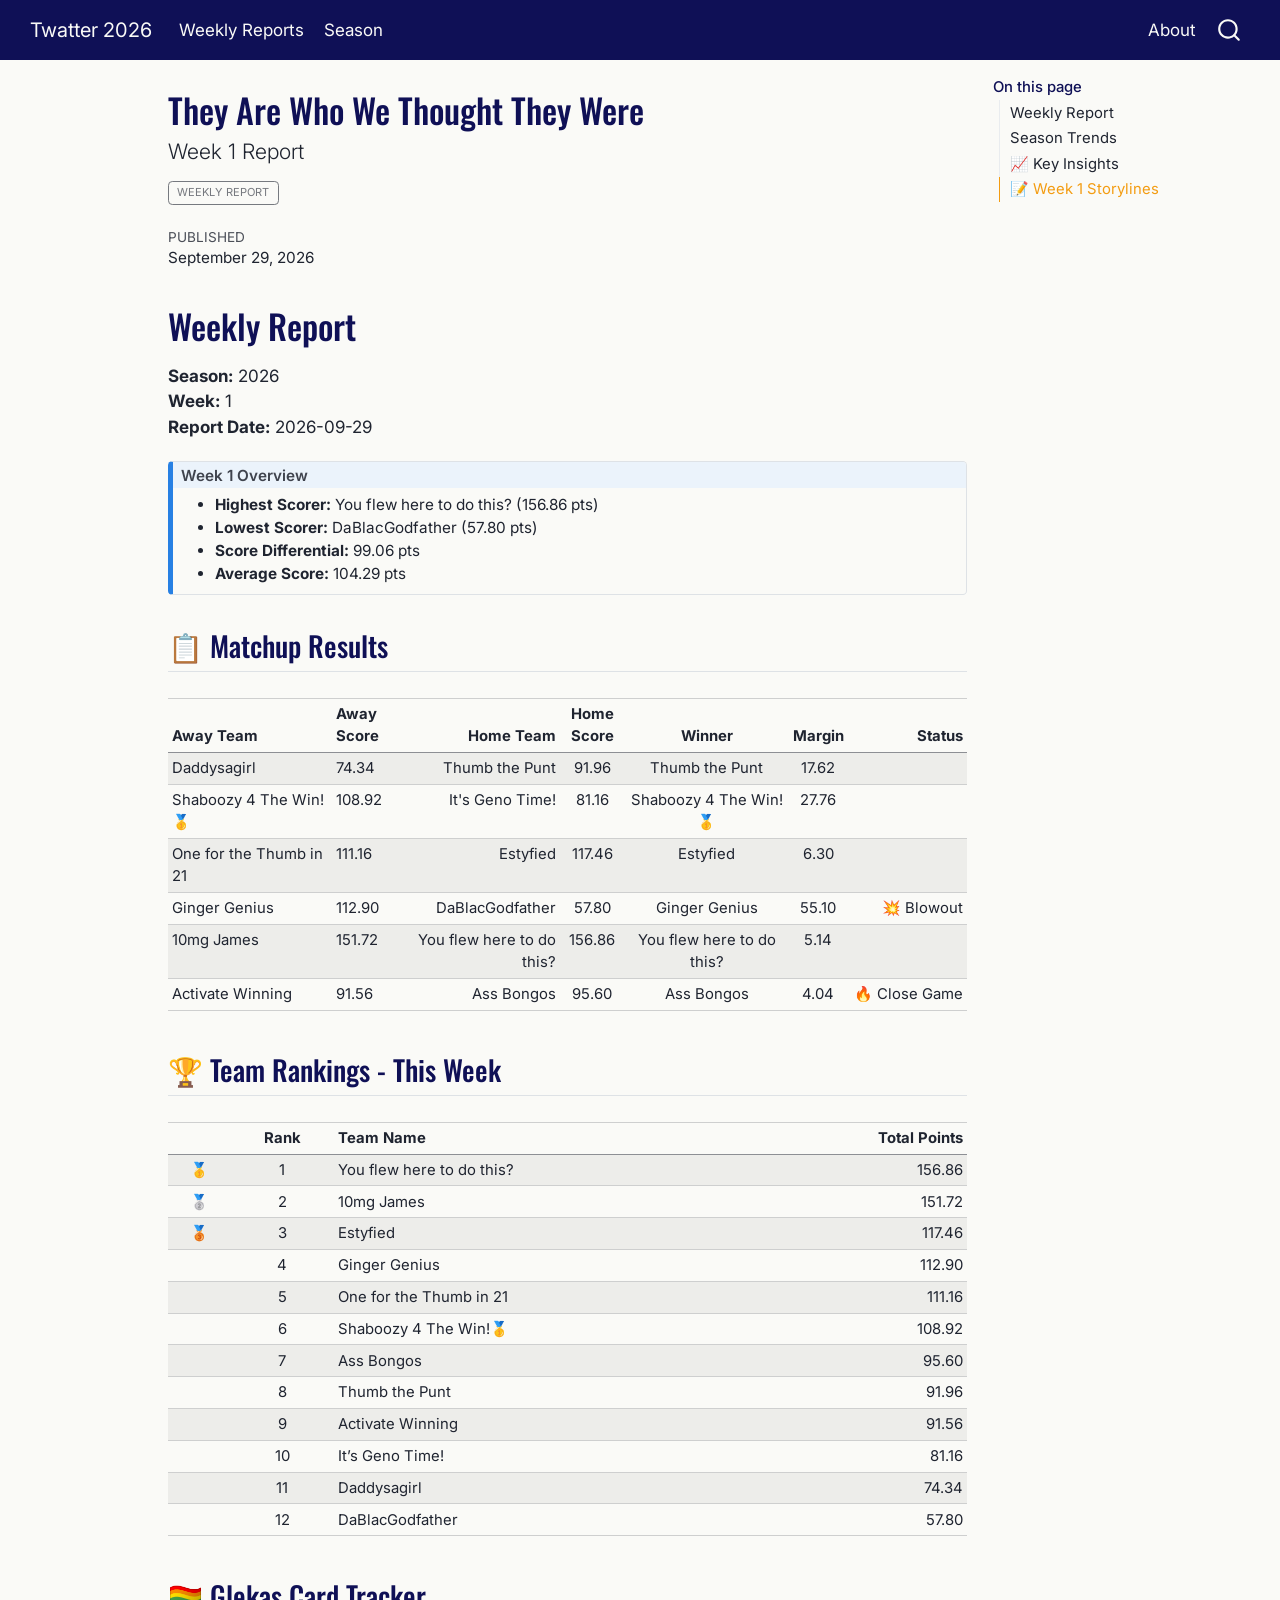
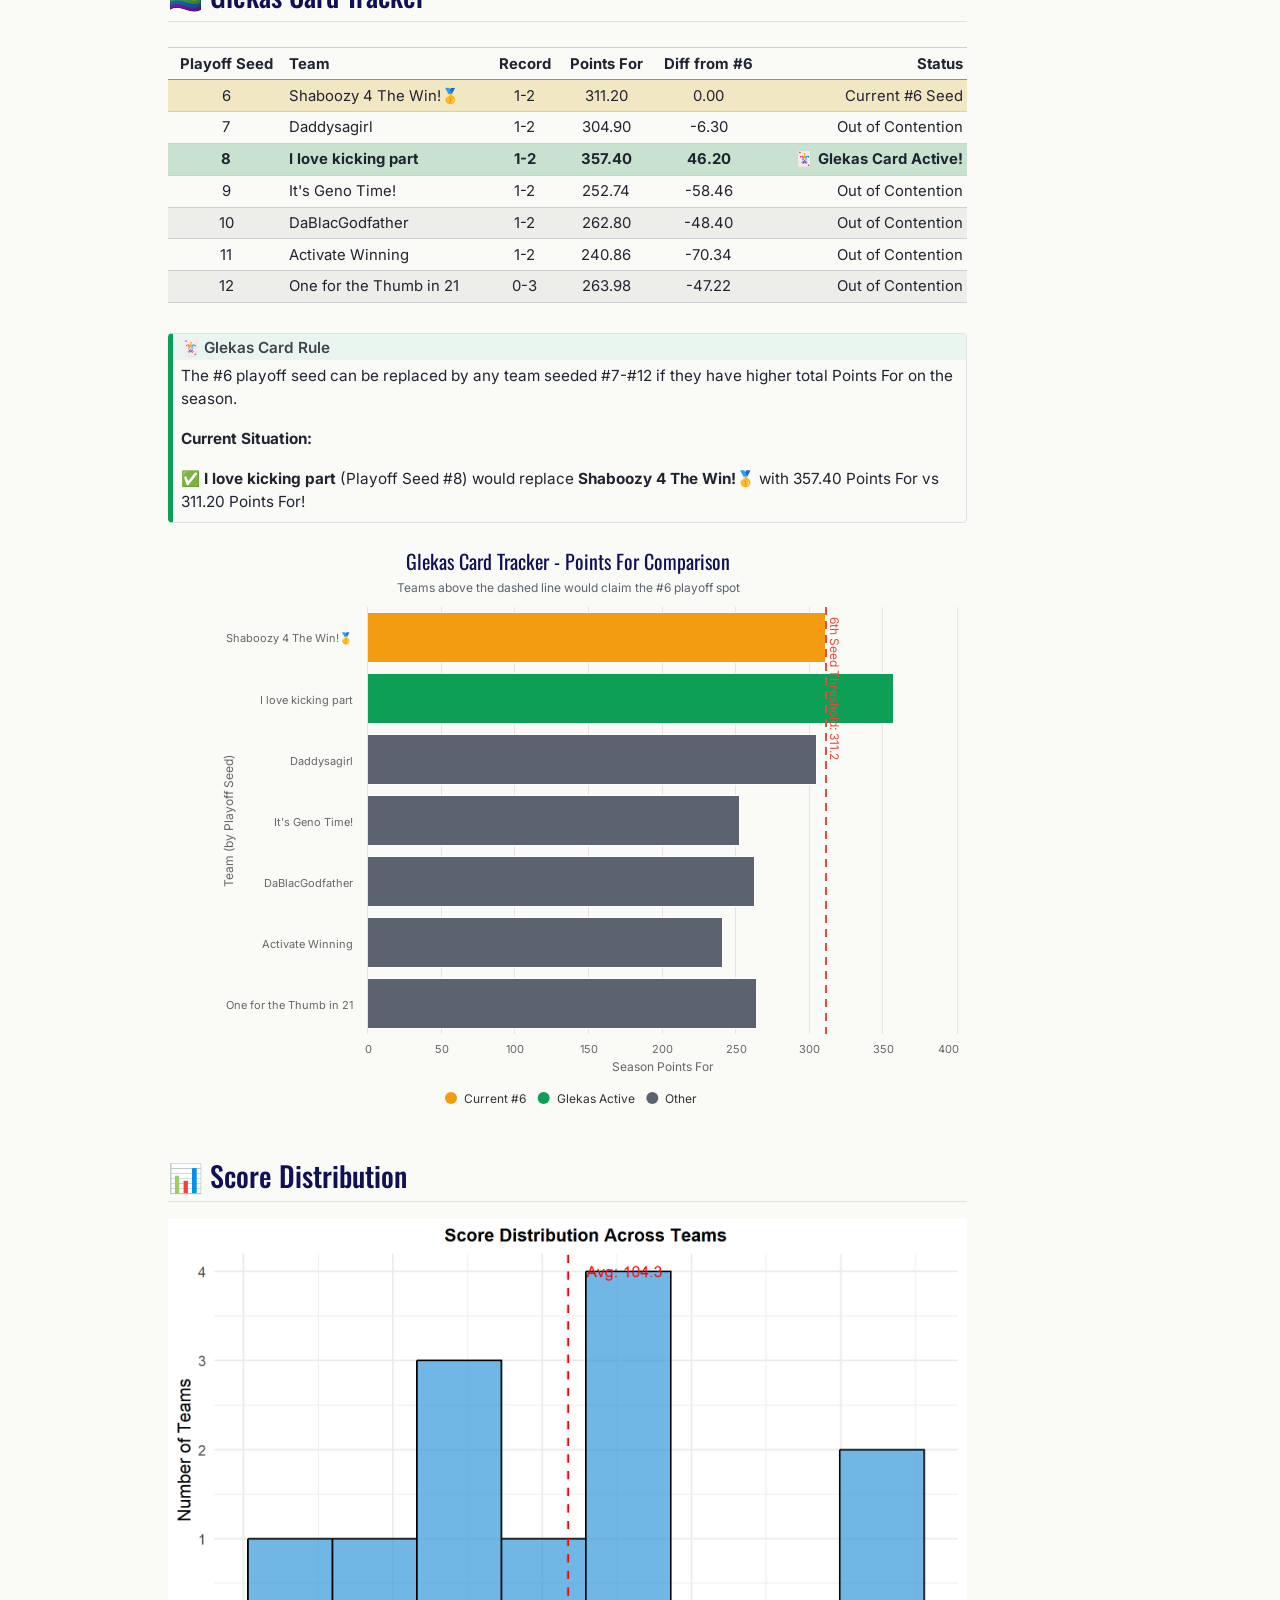
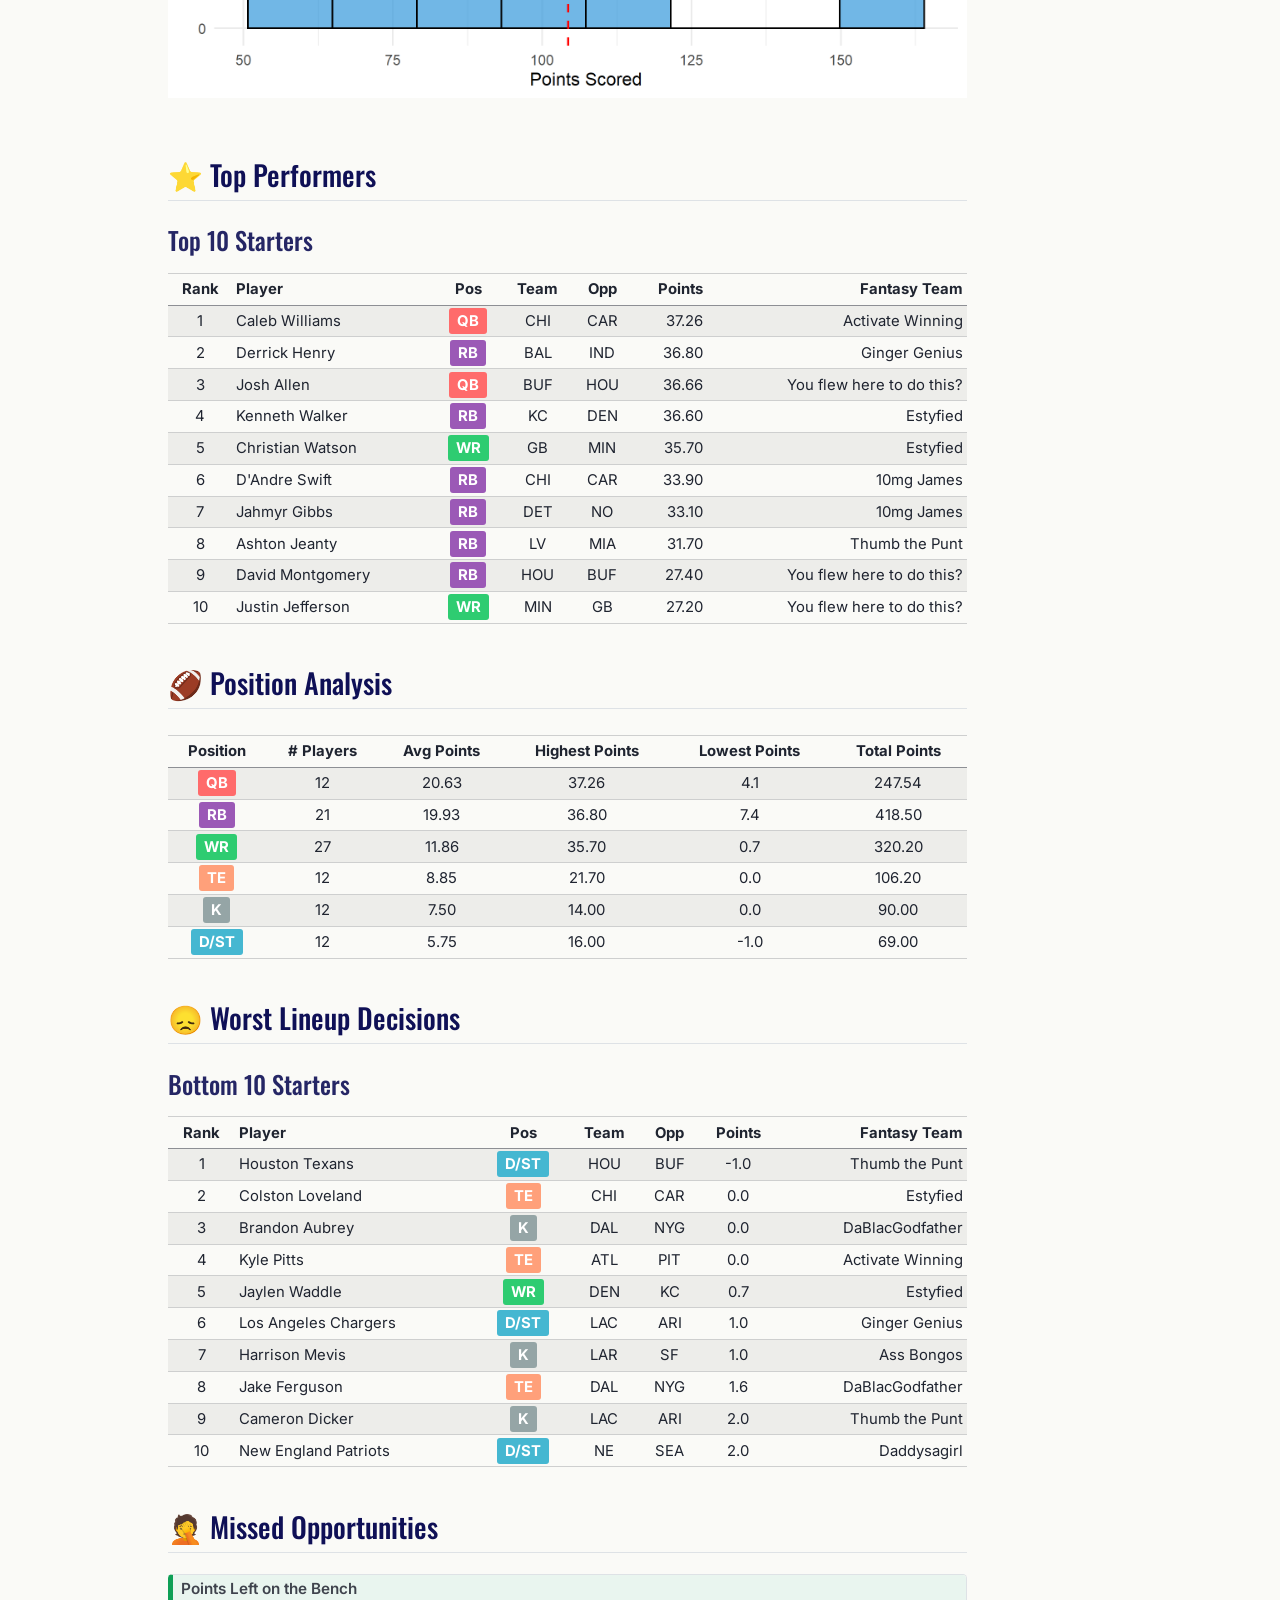
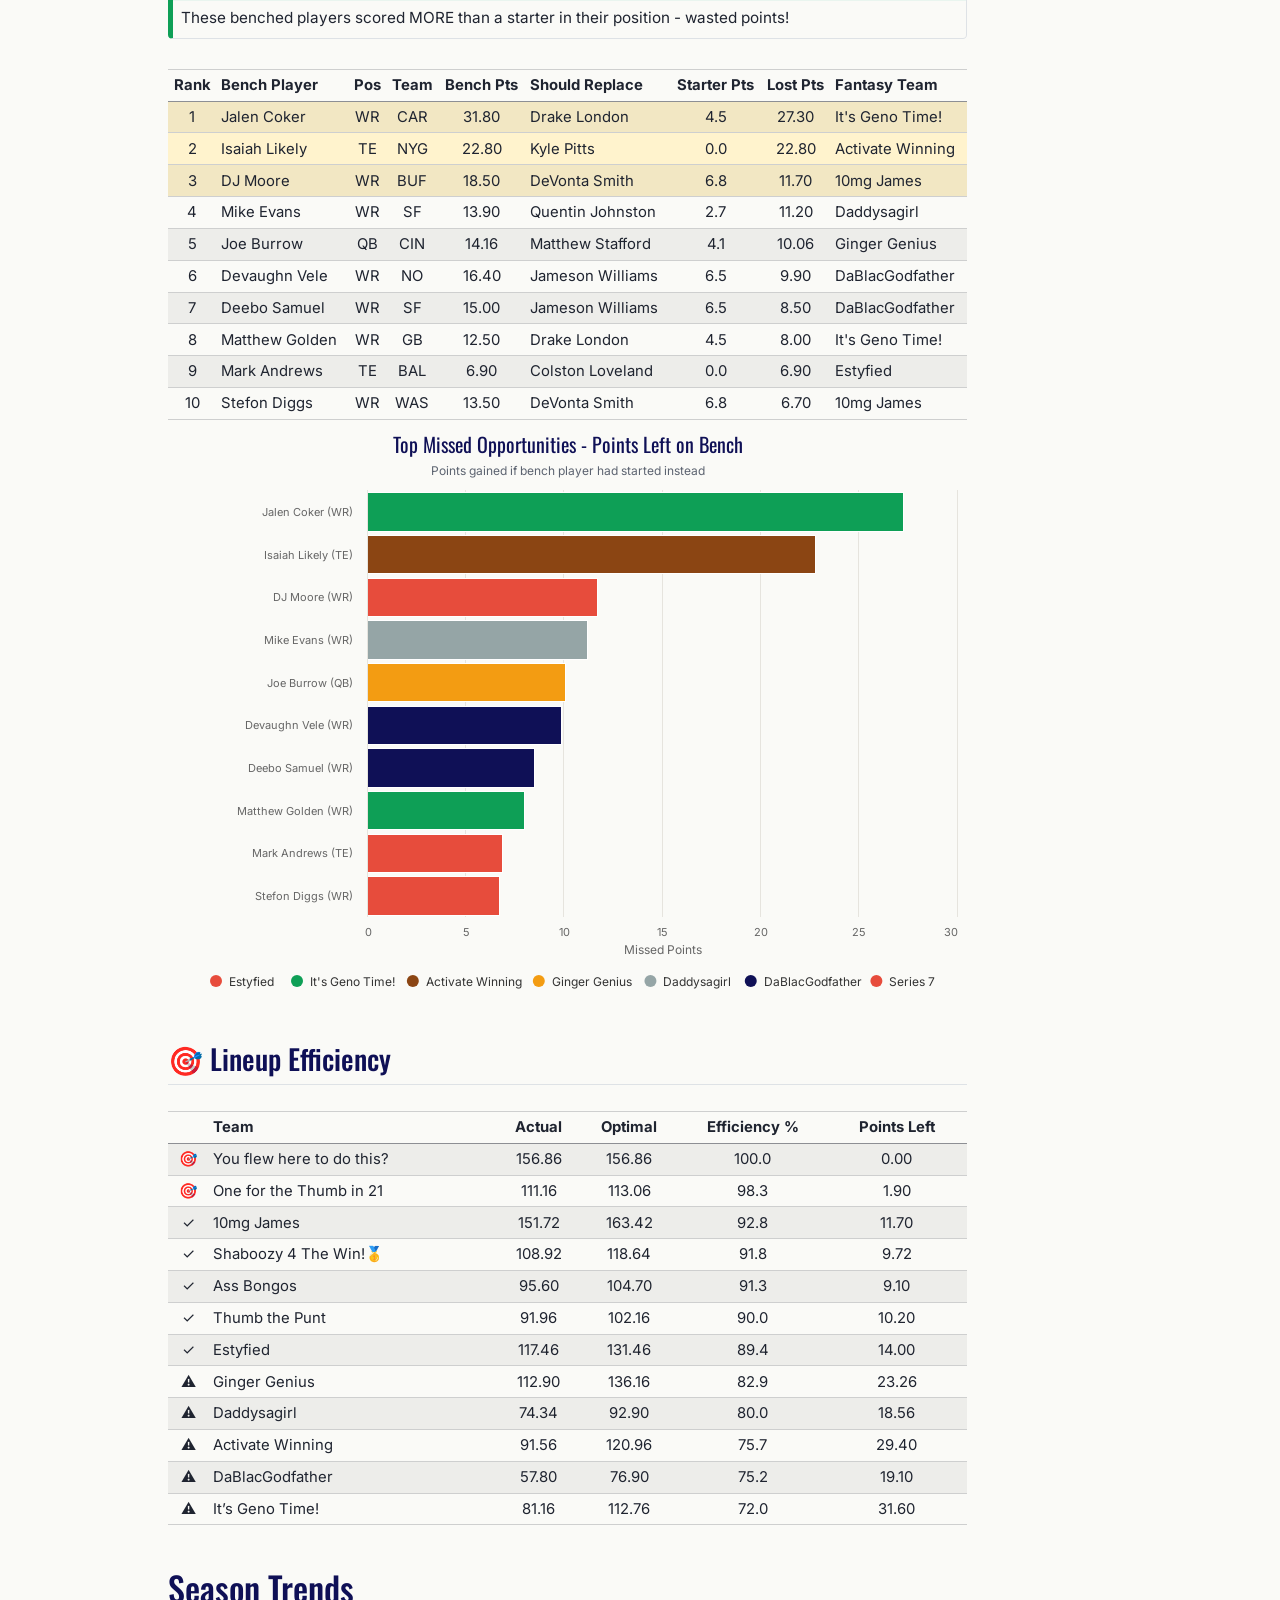
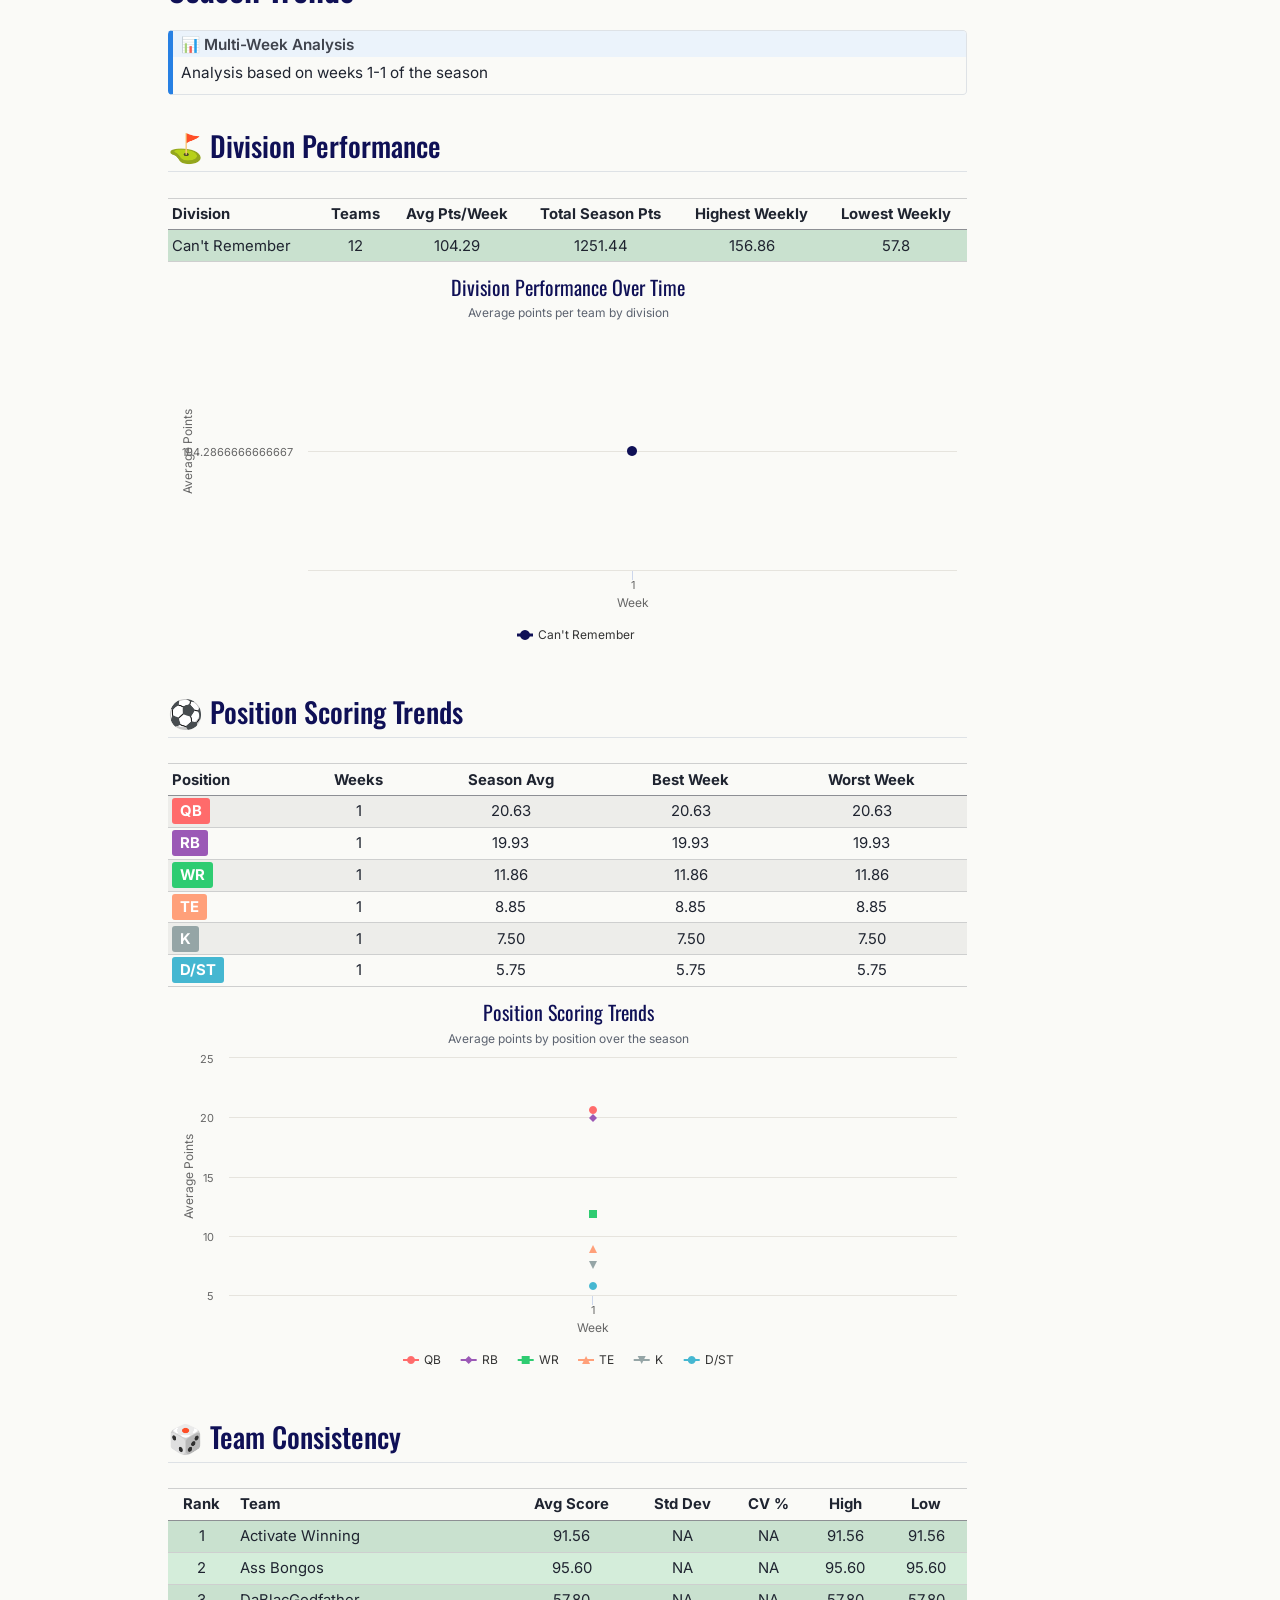
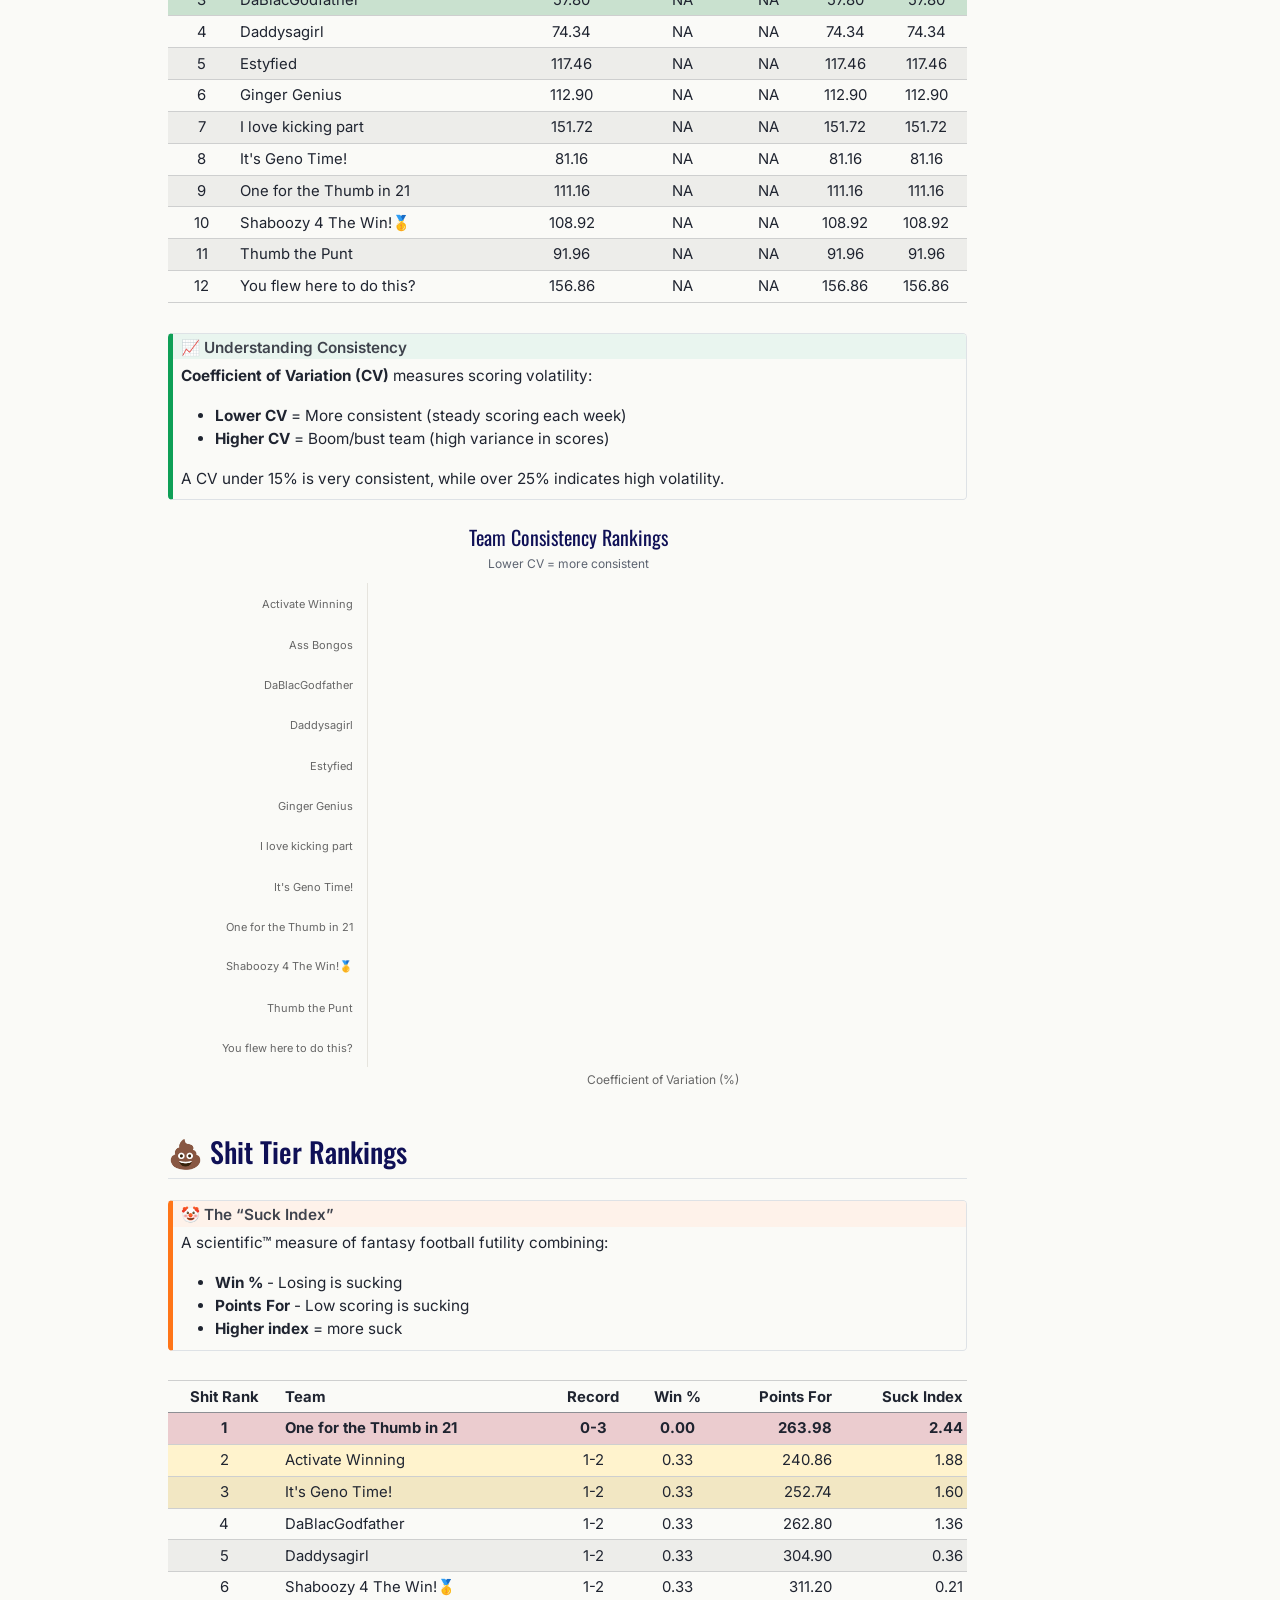
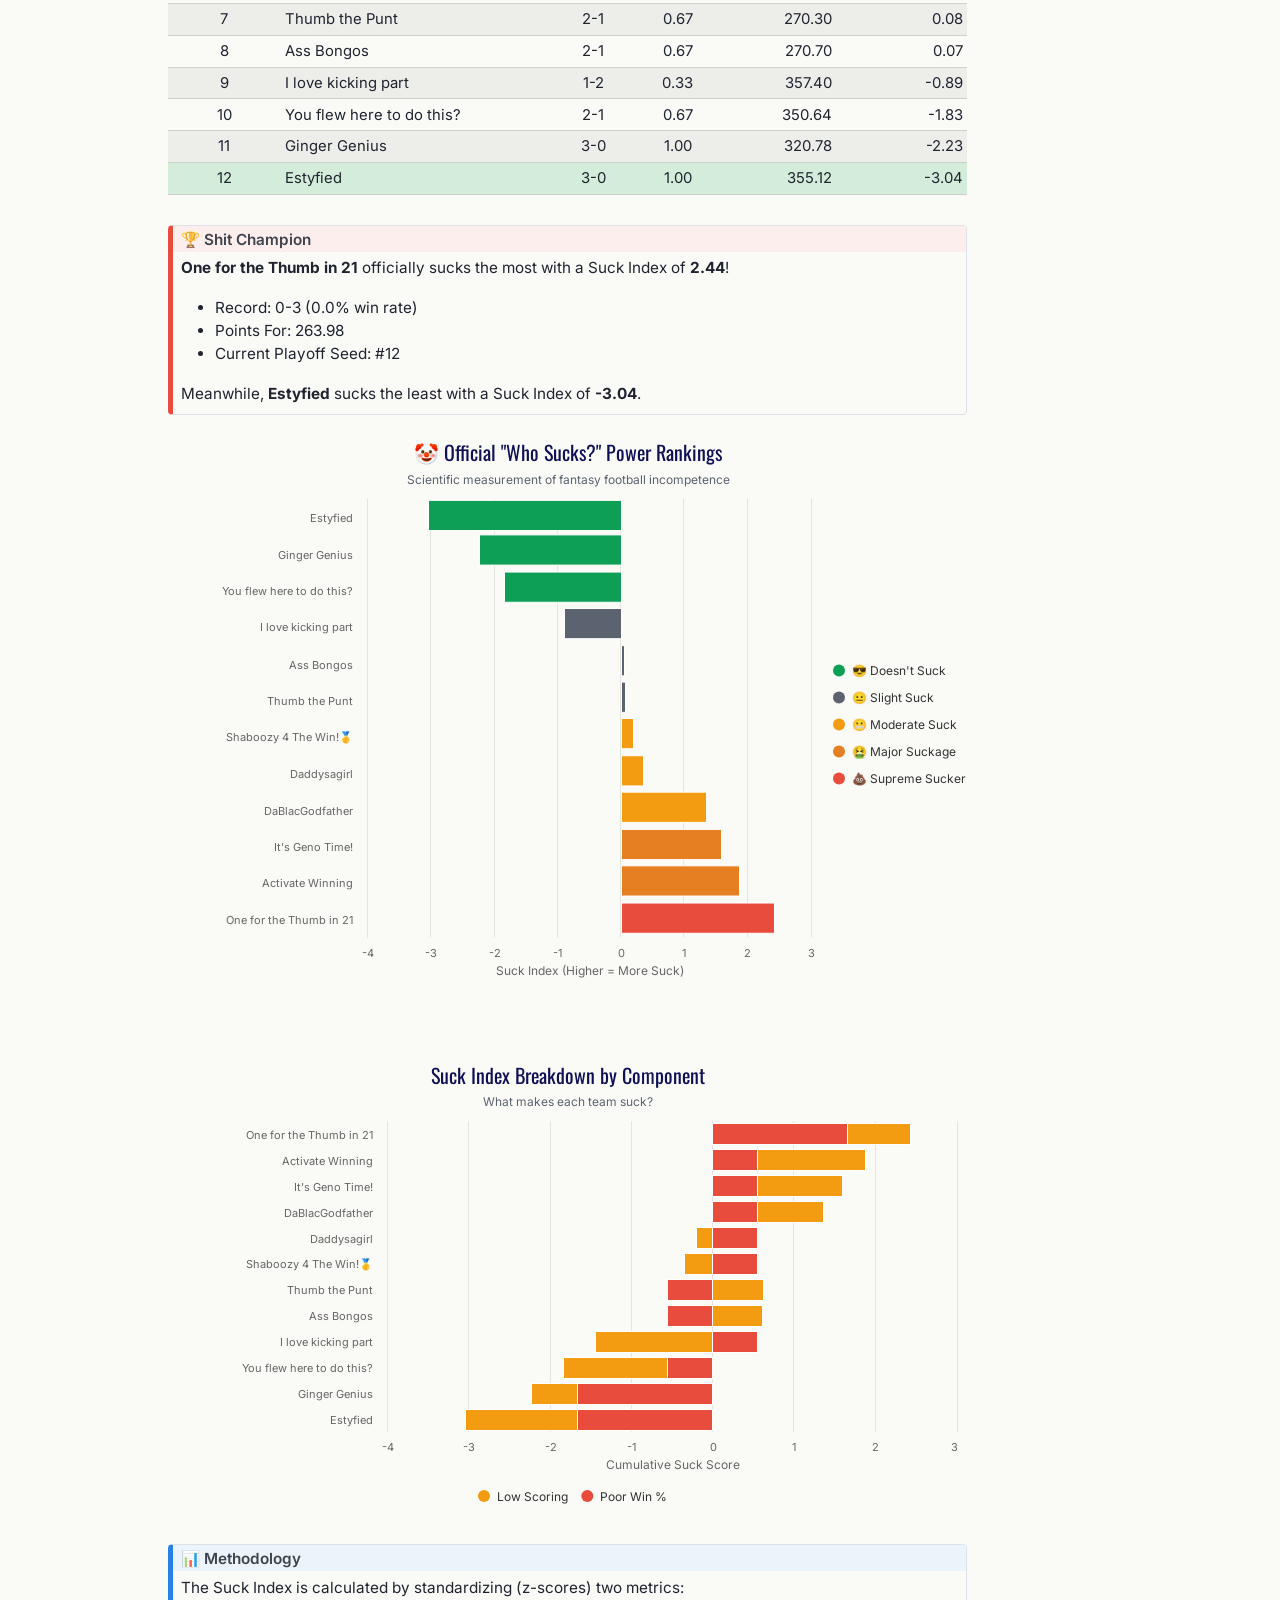
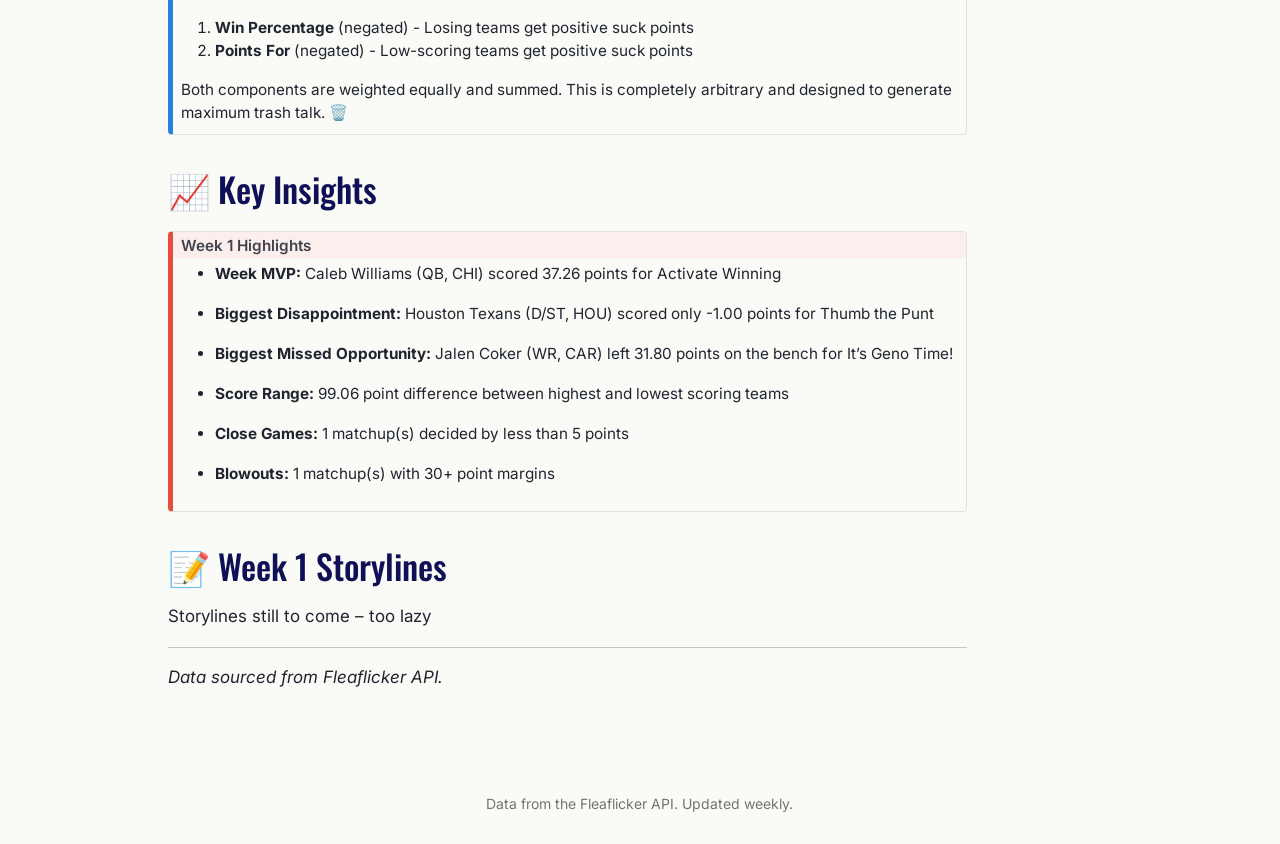
<file: posts/week-01/index.html>
<!DOCTYPE html>
<html xmlns="http://www.w3.org/1999/xhtml" lang="en" xml:lang="en"><head>

<meta charset="utf-8">
<meta name="generator" content="quarto-1.10.18">

<meta name="viewport" content="width=device-width, initial-scale=1.0, user-scalable=yes">

<meta name="dcterms.date" content="2026-09-29">

<title>They Are Who We Thought They Were – Twatter 2026</title>
<style>
/* Default styles provided by pandoc.
** See https://pandoc.org/MANUAL.html#variables-for-html for config info.
*/
span.smallcaps{font-variant: small-caps;}
div.columns{display: flex; gap: 1.5em;}
div.column{flex: auto;}
@media screen {
div.columns{gap: min(4vw, 1.5em);}
div.column{overflow-x: auto;}
}
div.hanging-indent{margin-left: 1.5em; text-indent: -1.5em;}
ul.task-list{list-style: none;}
ul.task-list li input[type="checkbox"] {
  width: 0.8em;
  margin: 0 0.8em 0.2em -1em; /* quarto-specific, see https://github.com/quarto-dev/quarto-cli/issues/4556 */ 
  vertical-align: middle;
}
</style>


<script src="../../site_libs/quarto-nav/quarto-nav.js"></script>
<script src="../../site_libs/quarto-nav/headroom.min.js"></script>
<script src="../../site_libs/clipboard/clipboard.min.js"></script>
<script src="../../site_libs/quarto-search/autocomplete.umd.js"></script>
<script src="../../site_libs/quarto-search/fuse.min.js"></script>
<script src="../../site_libs/quarto-search/quarto-search.js"></script>
<meta name="quarto:offset" content="../../">
<script src="../../site_libs/quarto-html/quarto.js" type="module"></script>
<script src="../../site_libs/quarto-html/tabsets/tabsets.js" type="module"></script>
<script src="../../site_libs/quarto-html/popper.min.js"></script>
<script src="../../site_libs/quarto-html/tippy.umd.min.js"></script>
<script src="../../site_libs/quarto-html/anchor.min.js"></script>
<link href="../../site_libs/quarto-html/tippy.css" rel="stylesheet">
<link href="../../site_libs/quarto-html/quarto-syntax-highlighting-9b13294eb98a7ccc9837366643235be5.css" rel="stylesheet" class="quarto-color-scheme" id="quarto-text-highlighting-styles">
<link href="../../site_libs/quarto-html/quarto-syntax-highlighting-dark-ad7a70ee837950f74c3137b2b7f1bb4b.css" rel="stylesheet" class="quarto-color-scheme quarto-color-alternate" id="quarto-text-highlighting-styles">
<link href="../../site_libs/quarto-html/quarto-syntax-highlighting-9b13294eb98a7ccc9837366643235be5.css" rel="stylesheet" class="quarto-color-scheme-extra" id="quarto-text-highlighting-styles">
<script src="../../site_libs/bootstrap/bootstrap.min.js"></script>
<link href="../../site_libs/bootstrap/bootstrap-icons.css" rel="stylesheet">
<link href="../../site_libs/bootstrap/bootstrap-7450d615c70748a52150618d260bbf7e.min.css" rel="stylesheet" append-hash="true" class="quarto-color-scheme" id="quarto-bootstrap" data-mode="light">
<link href="../../site_libs/bootstrap/bootstrap-dark-e02fdaf198e7e986d20ab5b146798e0c.min.css" rel="stylesheet" append-hash="true" class="quarto-color-scheme quarto-color-alternate" id="quarto-bootstrap" data-mode="light">
<link href="../../site_libs/bootstrap/bootstrap-7450d615c70748a52150618d260bbf7e.min.css" rel="stylesheet" append-hash="true" class="quarto-color-scheme-extra" id="quarto-bootstrap" data-mode="light">
<script id="quarto-search-options" type="application/json">{
  "location": "navbar",
  "copy-button": false,
  "collapse-after": 3,
  "panel-placement": "end",
  "type": "overlay",
  "limit": 50,
  "keyboard-shortcut": [
    "f",
    "/",
    "s"
  ],
  "show-item-context": false,
  "language": {
    "search-no-results-text": "No results",
    "search-matching-documents-text": "matching documents",
    "search-copy-link-title": "Copy link to search",
    "search-hide-matches-text": "Hide additional matches",
    "search-more-match-text": "more match in this document",
    "search-more-matches-text": "more matches in this document",
    "search-clear-button-title": "Clear",
    "search-text-placeholder": "",
    "search-detached-cancel-button-title": "Cancel",
    "search-submit-button-title": "Submit",
    "search-label": "Search"
  }
}</script>
<script src="../../site_libs/kePrint-0.0.1/kePrint.js"></script>

<link href="../../site_libs/lightable-0.0.1/lightable.css" rel="stylesheet">

<script src="../../site_libs/htmlwidgets-1.6.4/htmlwidgets.js"></script>

<script src="../../site_libs/jquery-3.5.1/jquery.min.js"></script>

<script src="../../site_libs/proj4js-2.3.15/proj4.js"></script>

<link href="../../site_libs/highcharts-9.3.1/css/motion.css" rel="stylesheet">

<script src="../../site_libs/highcharts-9.3.1/highcharts.js"></script>

<script src="../../site_libs/highcharts-9.3.1/highcharts-3d.js"></script>

<script src="../../site_libs/highcharts-9.3.1/highcharts-more.js"></script>

<script src="../../site_libs/highcharts-9.3.1/modules/stock.js"></script>

<script src="../../site_libs/highcharts-9.3.1/modules/map.js"></script>

<script src="../../site_libs/highcharts-9.3.1/modules/data.js"></script>

<script src="../../site_libs/highcharts-9.3.1/modules/exporting.js"></script>

<script src="../../site_libs/highcharts-9.3.1/modules/offline-exporting.js"></script>

<script src="../../site_libs/highcharts-9.3.1/modules/drilldown.js"></script>

<script src="../../site_libs/highcharts-9.3.1/modules/item-series.js"></script>

<script src="../../site_libs/highcharts-9.3.1/modules/overlapping-datalabels.js"></script>

<script src="../../site_libs/highcharts-9.3.1/modules/annotations.js"></script>

<script src="../../site_libs/highcharts-9.3.1/modules/export-data.js"></script>

<script src="../../site_libs/highcharts-9.3.1/modules/funnel.js"></script>

<script src="../../site_libs/highcharts-9.3.1/modules/heatmap.js"></script>

<script src="../../site_libs/highcharts-9.3.1/modules/treemap.js"></script>

<script src="../../site_libs/highcharts-9.3.1/modules/sankey.js"></script>

<script src="../../site_libs/highcharts-9.3.1/modules/dependency-wheel.js"></script>

<script src="../../site_libs/highcharts-9.3.1/modules/organization.js"></script>

<script src="../../site_libs/highcharts-9.3.1/modules/solid-gauge.js"></script>

<script src="../../site_libs/highcharts-9.3.1/modules/streamgraph.js"></script>

<script src="../../site_libs/highcharts-9.3.1/modules/sunburst.js"></script>

<script src="../../site_libs/highcharts-9.3.1/modules/vector.js"></script>

<script src="../../site_libs/highcharts-9.3.1/modules/wordcloud.js"></script>

<script src="../../site_libs/highcharts-9.3.1/modules/xrange.js"></script>

<script src="../../site_libs/highcharts-9.3.1/modules/tilemap.js"></script>

<script src="../../site_libs/highcharts-9.3.1/modules/venn.js"></script>

<script src="../../site_libs/highcharts-9.3.1/modules/gantt.js"></script>

<script src="../../site_libs/highcharts-9.3.1/modules/timeline.js"></script>

<script src="../../site_libs/highcharts-9.3.1/modules/parallel-coordinates.js"></script>

<script src="../../site_libs/highcharts-9.3.1/modules/bullet.js"></script>

<script src="../../site_libs/highcharts-9.3.1/modules/coloraxis.js"></script>

<script src="../../site_libs/highcharts-9.3.1/modules/dumbbell.js"></script>

<script src="../../site_libs/highcharts-9.3.1/modules/lollipop.js"></script>

<script src="../../site_libs/highcharts-9.3.1/modules/series-label.js"></script>

<script src="../../site_libs/highcharts-9.3.1/plugins/motion.js"></script>

<script src="../../site_libs/highcharts-9.3.1/custom/reset.js"></script>

<script src="../../site_libs/highcharts-9.3.1/modules/boost.js"></script>

<script src="../../site_libs/highchart-binding-0.9.5/highchart.js"></script>

<link href="../../site_libs/htmltools-fill-0.5.9/fill.css" rel="stylesheet">



<link rel="stylesheet" href="../../styles.css">
</head>

<body class="nav-fixed quarto-light">

<div id="quarto-search-results"></div>
  <header id="quarto-header" class="headroom fixed-top">
    <nav class="navbar navbar-expand-lg " data-bs-theme="dark">
      <div class="navbar-container container-fluid">
      <div class="navbar-brand-container mx-auto">
    <a class="navbar-brand" href="../../index.html">
    <span class="navbar-title">Twatter 2026</span>
    </a>
  </div>
            <div id="quarto-search" class="" title="Search"></div>
          <button class="navbar-toggler" type="button" data-bs-toggle="collapse" data-bs-target="#navbarCollapse" aria-controls="navbarCollapse" role="menu" aria-expanded="false" aria-label="Toggle navigation" onclick="if (window.quartoToggleHeadroom) { window.quartoToggleHeadroom(); }">
  <span class="navbar-toggler-icon"></span>
</button>
          <div class="collapse navbar-collapse" id="navbarCollapse">
            <ul class="navbar-nav navbar-nav-scroll me-auto">
  <li class="nav-item">
    <a class="nav-link" href="../../index.html"> 
<span class="menu-text">Weekly Reports</span></a>
  </li>  
  <li class="nav-item">
    <a class="nav-link" href="../../season.html"> 
<span class="menu-text">Season</span></a>
  </li>  
</ul>
            <ul class="navbar-nav navbar-nav-scroll ms-auto">
  <li class="nav-item">
    <a class="nav-link" href="../../about.html"> 
<span class="menu-text">About</span></a>
  </li>  
</ul>
          </div> <!-- /navcollapse -->
            <div class="quarto-navbar-tools">
</div>
      </div> <!-- /container-fluid -->
    </nav>
</header>
<!-- content -->
<div id="quarto-content" class="quarto-container page-columns page-rows-contents page-layout-article page-navbar">
<!-- sidebar -->
<!-- margin-sidebar -->
    <div id="quarto-margin-sidebar" class="sidebar margin-sidebar">
        <nav id="TOC" role="doc-toc" class="toc-active">
    <h2 id="toc-title">On this page</h2>
   
  <ul class="collapse">
  <li><a href="#weekly-report" id="toc-weekly-report" class="nav-link active" data-scroll-target="#weekly-report">Weekly Report</a>
  <ul class="collapse">
  <li><a href="#matchup-results" id="toc-matchup-results" class="nav-link" data-scroll-target="#matchup-results">📋 Matchup Results</a></li>
  <li><a href="#team-rankings---this-week" id="toc-team-rankings---this-week" class="nav-link" data-scroll-target="#team-rankings---this-week">🏆 Team Rankings - This Week</a></li>
  <li><a href="#glekas-card-tracker" id="toc-glekas-card-tracker" class="nav-link" data-scroll-target="#glekas-card-tracker">🏳️‍🌈 Glekas Card Tracker</a></li>
  <li><a href="#score-distribution" id="toc-score-distribution" class="nav-link" data-scroll-target="#score-distribution">📊 Score Distribution</a></li>
  <li><a href="#top-performers" id="toc-top-performers" class="nav-link" data-scroll-target="#top-performers">⭐ Top Performers</a></li>
  <li><a href="#position-analysis" id="toc-position-analysis" class="nav-link" data-scroll-target="#position-analysis">🏈 Position Analysis</a></li>
  <li><a href="#worst-lineup-decisions" id="toc-worst-lineup-decisions" class="nav-link" data-scroll-target="#worst-lineup-decisions">😞 Worst Lineup Decisions</a></li>
  <li><a href="#missed-opportunities" id="toc-missed-opportunities" class="nav-link" data-scroll-target="#missed-opportunities">🤦 Missed Opportunities</a></li>
  <li><a href="#lineup-efficiency" id="toc-lineup-efficiency" class="nav-link" data-scroll-target="#lineup-efficiency">🎯 Lineup Efficiency</a></li>
  </ul></li>
  <li><a href="#season-trends" id="toc-season-trends" class="nav-link" data-scroll-target="#season-trends">Season Trends</a>
  <ul class="collapse">
  <li><a href="#division-performance" id="toc-division-performance" class="nav-link" data-scroll-target="#division-performance">⛳ Division Performance</a></li>
  <li><a href="#position-scoring-trends" id="toc-position-scoring-trends" class="nav-link" data-scroll-target="#position-scoring-trends">⚽ Position Scoring Trends</a></li>
  <li><a href="#team-consistency" id="toc-team-consistency" class="nav-link" data-scroll-target="#team-consistency">🎲 Team Consistency</a></li>
  <li><a href="#shit-tier-rankings" id="toc-shit-tier-rankings" class="nav-link" data-scroll-target="#shit-tier-rankings">💩 Shit Tier Rankings</a></li>
  </ul></li>
  <li><a href="#key-insights" id="toc-key-insights" class="nav-link" data-scroll-target="#key-insights">📈 Key Insights</a></li>
  <li><a href="#week-1-storylines" id="toc-week-1-storylines" class="nav-link" data-scroll-target="#week-1-storylines">📝 Week 1 Storylines</a></li>
  </ul>
</nav>
    </div>
<!-- main -->
<main class="content" id="quarto-document-content">

<header id="title-block-header" class="quarto-title-block default">
<div class="quarto-title">
<h1 class="title">They Are Who We Thought They Were</h1>
<p class="subtitle lead">Week 1 Report</p>
  <div class="quarto-categories">
    <div class="quarto-category">weekly report</div>
  </div>
  </div>



<div class="quarto-title-meta">

    
    <div>
    <div class="quarto-title-meta-heading">Published</div>
    <div class="quarto-title-meta-contents">
      <p class="date">September 29, 2026</p>
    </div>
  </div>
  
    
  </div>
  


</header>


<section id="weekly-report" class="level1">
<h1>Weekly Report</h1>
<p><strong>Season:</strong> 2026<br>
<strong>Week:</strong> 1<br>
<strong>Report Date:</strong> 2026-09-29</p>
<div class="callout callout-style-default callout-note no-icon callout-titled">
<div class="callout-header d-flex align-content-center">
<div class="callout-icon-container">
<i class="callout-icon no-icon"></i>
</div>
<div class="callout-title-container flex-fill">
<span class="screen-reader-only">Note</span>Week 1 Overview
</div>
</div>
<div class="callout-body-container callout-body">
<ul>
<li><strong>Highest Scorer:</strong> You flew here to do this? (156.86 pts)</li>
<li><strong>Lowest Scorer:</strong> DaBlacGodfather (57.80 pts)</li>
<li><strong>Score Differential:</strong> 99.06 pts</li>
<li><strong>Average Score:</strong> 104.29 pts</li>
</ul>
</div>
</div>
<section id="matchup-results" class="level2">
<h2 class="anchored" data-anchor-id="matchup-results">📋 Matchup Results</h2>
<div class="cell">
<div class="cell-output-display">
<table class="caption-top table table-sm table-striped small">
<thead>
<tr class="header">
<th style="text-align: left;" data-quarto-table-cell-role="th">Away Team</th>
<th style="text-align: left;" data-quarto-table-cell-role="th">Away Score</th>
<th style="text-align: right;" data-quarto-table-cell-role="th">Home Team</th>
<th style="text-align: center;" data-quarto-table-cell-role="th">Home Score</th>
<th style="text-align: center;" data-quarto-table-cell-role="th">Winner</th>
<th style="text-align: center;" data-quarto-table-cell-role="th">Margin</th>
<th style="text-align: right;" data-quarto-table-cell-role="th">Status</th>
</tr>
</thead>
<tbody>
<tr class="odd">
<td style="text-align: left; width: 11em;">Daddysagirl</td>
<td style="text-align: left;">74.34</td>
<td style="text-align: right; width: 11em;">Thumb the Punt</td>
<td style="text-align: center;">91.96</td>
<td style="text-align: center; width: 11em;">Thumb the Punt</td>
<td style="text-align: center;">17.62</td>
<td style="text-align: right; width: 8em;"></td>
</tr>
<tr class="even">
<td style="text-align: left; width: 11em;">Shaboozy 4 The Win!🥇</td>
<td style="text-align: left;">108.92</td>
<td style="text-align: right; width: 11em;">It's Geno Time!</td>
<td style="text-align: center;">81.16</td>
<td style="text-align: center; width: 11em;">Shaboozy 4 The Win!🥇</td>
<td style="text-align: center;">27.76</td>
<td style="text-align: right; width: 8em;"></td>
</tr>
<tr class="odd">
<td style="text-align: left; width: 11em;">One for the Thumb in 21</td>
<td style="text-align: left;">111.16</td>
<td style="text-align: right; width: 11em;">Estyfied</td>
<td style="text-align: center;">117.46</td>
<td style="text-align: center; width: 11em;">Estyfied</td>
<td style="text-align: center;">6.30</td>
<td style="text-align: right; width: 8em;"></td>
</tr>
<tr class="even">
<td style="text-align: left; width: 11em;">Ginger Genius</td>
<td style="text-align: left;">112.90</td>
<td style="text-align: right; width: 11em;">DaBlacGodfather</td>
<td style="text-align: center;">57.80</td>
<td style="text-align: center; width: 11em;">Ginger Genius</td>
<td style="text-align: center;">55.10</td>
<td style="text-align: right; width: 8em;">💥 Blowout</td>
</tr>
<tr class="odd">
<td style="text-align: left; width: 11em;">10mg James</td>
<td style="text-align: left;">151.72</td>
<td style="text-align: right; width: 11em;">You flew here to do this?</td>
<td style="text-align: center;">156.86</td>
<td style="text-align: center; width: 11em;">You flew here to do this?</td>
<td style="text-align: center;">5.14</td>
<td style="text-align: right; width: 8em;"></td>
</tr>
<tr class="even">
<td style="text-align: left; width: 11em;">Activate Winning</td>
<td style="text-align: left;">91.56</td>
<td style="text-align: right; width: 11em;">Ass Bongos</td>
<td style="text-align: center;">95.60</td>
<td style="text-align: center; width: 11em;">Ass Bongos</td>
<td style="text-align: center;">4.04</td>
<td style="text-align: right; width: 8em;">🔥 Close Game</td>
</tr>
</tbody>
</table>
</div>
</div>
</section>
<section id="team-rankings---this-week" class="level2">
<h2 class="anchored" data-anchor-id="team-rankings---this-week">🏆 Team Rankings - This Week</h2>
<div class="cell">
<div class="cell-output-display">
<table class="caption-top table table-sm table-striped small">
<thead>
<tr class="header">
<th style="text-align: center;"></th>
<th style="text-align: center;">Rank</th>
<th style="text-align: left;">Team Name</th>
<th style="text-align: right;">Total Points</th>
</tr>
</thead>
<tbody>
<tr class="odd">
<td style="text-align: center;">🥇</td>
<td style="text-align: center;">1</td>
<td style="text-align: left;">You flew here to do this?</td>
<td style="text-align: right;">156.86</td>
</tr>
<tr class="even">
<td style="text-align: center;">🥈</td>
<td style="text-align: center;">2</td>
<td style="text-align: left;">10mg James</td>
<td style="text-align: right;">151.72</td>
</tr>
<tr class="odd">
<td style="text-align: center;">🥉</td>
<td style="text-align: center;">3</td>
<td style="text-align: left;">Estyfied</td>
<td style="text-align: right;">117.46</td>
</tr>
<tr class="even">
<td style="text-align: center;"></td>
<td style="text-align: center;">4</td>
<td style="text-align: left;">Ginger Genius</td>
<td style="text-align: right;">112.90</td>
</tr>
<tr class="odd">
<td style="text-align: center;"></td>
<td style="text-align: center;">5</td>
<td style="text-align: left;">One for the Thumb in 21</td>
<td style="text-align: right;">111.16</td>
</tr>
<tr class="even">
<td style="text-align: center;"></td>
<td style="text-align: center;">6</td>
<td style="text-align: left;">Shaboozy 4 The Win!🥇</td>
<td style="text-align: right;">108.92</td>
</tr>
<tr class="odd">
<td style="text-align: center;"></td>
<td style="text-align: center;">7</td>
<td style="text-align: left;">Ass Bongos</td>
<td style="text-align: right;">95.60</td>
</tr>
<tr class="even">
<td style="text-align: center;"></td>
<td style="text-align: center;">8</td>
<td style="text-align: left;">Thumb the Punt</td>
<td style="text-align: right;">91.96</td>
</tr>
<tr class="odd">
<td style="text-align: center;"></td>
<td style="text-align: center;">9</td>
<td style="text-align: left;">Activate Winning</td>
<td style="text-align: right;">91.56</td>
</tr>
<tr class="even">
<td style="text-align: center;"></td>
<td style="text-align: center;">10</td>
<td style="text-align: left;">It’s Geno Time!</td>
<td style="text-align: right;">81.16</td>
</tr>
<tr class="odd">
<td style="text-align: center;"></td>
<td style="text-align: center;">11</td>
<td style="text-align: left;">Daddysagirl</td>
<td style="text-align: right;">74.34</td>
</tr>
<tr class="even">
<td style="text-align: center;"></td>
<td style="text-align: center;">12</td>
<td style="text-align: left;">DaBlacGodfather</td>
<td style="text-align: right;">57.80</td>
</tr>
</tbody>
</table>
</div>
</div>
</section>
<section id="glekas-card-tracker" class="level2">
<h2 class="anchored" data-anchor-id="glekas-card-tracker">🏳️‍🌈 Glekas Card Tracker</h2>
<div class="cell">
<div class="cell-output-display">
<table class="table table-striped table-hover caption-top table-sm small">
<thead>
<tr class="header">
<th style="text-align: center;" data-quarto-table-cell-role="th">Playoff Seed</th>
<th style="text-align: left;" data-quarto-table-cell-role="th">Team</th>
<th style="text-align: center;" data-quarto-table-cell-role="th">Record</th>
<th style="text-align: center;" data-quarto-table-cell-role="th">Points For</th>
<th style="text-align: center;" data-quarto-table-cell-role="th">Diff from #6</th>
<th style="text-align: right;" data-quarto-table-cell-role="th">Status</th>
</tr>
</thead>
<tbody>
<tr class="odd">
<td style="text-align: center; background-color: rgba(255, 243, 205, 1) !important;">6</td>
<td style="text-align: left; background-color: rgba(255, 243, 205, 1) !important;">Shaboozy 4 The Win!🥇</td>
<td style="text-align: center; background-color: rgba(255, 243, 205, 1) !important;">1-2</td>
<td style="text-align: center; background-color: rgba(255, 243, 205, 1) !important;">311.20</td>
<td style="text-align: center; background-color: rgba(255, 243, 205, 1) !important;">0.00</td>
<td style="text-align: right; background-color: rgba(255, 243, 205, 1) !important;">Current #6 Seed</td>
</tr>
<tr class="even">
<td style="text-align: center;">7</td>
<td style="text-align: left;">Daddysagirl</td>
<td style="text-align: center;">1-2</td>
<td style="text-align: center;">304.90</td>
<td style="text-align: center;">-6.30</td>
<td style="text-align: right;">Out of Contention</td>
</tr>
<tr class="odd">
<td style="text-align: center; font-weight: bold; background-color: rgba(212, 237, 218, 1) !important;">8</td>
<td style="text-align: left; font-weight: bold; background-color: rgba(212, 237, 218, 1) !important;">I love kicking part</td>
<td style="text-align: center; font-weight: bold; background-color: rgba(212, 237, 218, 1) !important;">1-2</td>
<td style="text-align: center; font-weight: bold; background-color: rgba(212, 237, 218, 1) !important;">357.40</td>
<td style="text-align: center; font-weight: bold; background-color: rgba(212, 237, 218, 1) !important;">46.20</td>
<td style="text-align: right; font-weight: bold; background-color: rgba(212, 237, 218, 1) !important;">🃏 Glekas Card Active!</td>
</tr>
<tr class="even">
<td style="text-align: center;">9</td>
<td style="text-align: left;">It's Geno Time!</td>
<td style="text-align: center;">1-2</td>
<td style="text-align: center;">252.74</td>
<td style="text-align: center;">-58.46</td>
<td style="text-align: right;">Out of Contention</td>
</tr>
<tr class="odd">
<td style="text-align: center;">10</td>
<td style="text-align: left;">DaBlacGodfather</td>
<td style="text-align: center;">1-2</td>
<td style="text-align: center;">262.80</td>
<td style="text-align: center;">-48.40</td>
<td style="text-align: right;">Out of Contention</td>
</tr>
<tr class="even">
<td style="text-align: center;">11</td>
<td style="text-align: left;">Activate Winning</td>
<td style="text-align: center;">1-2</td>
<td style="text-align: center;">240.86</td>
<td style="text-align: center;">-70.34</td>
<td style="text-align: right;">Out of Contention</td>
</tr>
<tr class="odd">
<td style="text-align: center;">12</td>
<td style="text-align: left;">One for the Thumb in 21</td>
<td style="text-align: center;">0-3</td>
<td style="text-align: center;">263.98</td>
<td style="text-align: center;">-47.22</td>
<td style="text-align: right;">Out of Contention</td>
</tr>
</tbody>
</table>
</div>
</div>
<div class="callout callout-style-default callout-tip no-icon callout-titled">
<div class="callout-header d-flex align-content-center">
<div class="callout-icon-container">
<i class="callout-icon no-icon"></i>
</div>
<div class="callout-title-container flex-fill">
<span class="screen-reader-only">Tip</span>🃏 Glekas Card Rule
</div>
</div>
<div class="callout-body-container callout-body">
<p>The #6 playoff seed can be replaced by any team seeded #7-#12 if they have higher total Points For on the season.</p>
<p><strong>Current Situation:</strong></p>
<p>✅ <strong>I love kicking part</strong> (Playoff Seed #8) would replace <strong>Shaboozy 4 The Win!🥇</strong> with 357.40 Points For vs 311.20 Points For!</p>
</div>
</div>
<div class="cell">
<div class="cell-output-display">
<div id="htmlwidget-adc688b29e69a60f16ad" style="width:100%;height:580px;" class="highchart html-widget"></div>
<script type="application/json" data-for="htmlwidget-adc688b29e69a60f16ad">{"x":{"hc_opts":{"chart":{"reflow":true,"marginLeft":200,"height":600},"title":{"text":"Glekas Card Tracker - Points For Comparison"},"yAxis":{"title":{"text":"Season Points For"},"type":"linear","plotLines":[{"value":311.2,"color":"#E74C3C","dashStyle":"Dash","width":2,"zIndex":5,"label":{"text":"6th Seed Threshold: 311.2","style":{"color":"#E74C3C"}}}]},"credits":{"enabled":false},"exporting":{"enabled":false},"boost":{"enabled":false},"plotOptions":{"series":{"label":{"enabled":false},"turboThreshold":0,"showInLegend":true},"treemap":{"layoutAlgorithm":"squarified"},"scatter":{"marker":{"symbol":"circle"}},"bar":{"grouping":false,"pointPadding":0.05,"groupPadding":0.05},"column":{"grouping":false,"pointPadding":0.05,"groupPadding":0.05}},"series":[{"name":"Current #6","data":[{"team_id":135610,"team_name":"Shaboozy 4 The Win!🥇","overall_rank":7,"playoff_seed":6,"points_for":311.2,"overall_record":"1-2","is_sixth":true,"is_glekas":false,"fill_color":"Current #6","y":311.2,"name":"Shaboozy 4 The Win!🥇"}],"type":"bar","dataLabels":{"enabled":false,"format":"{point.y:.0f}"}},{"name":"Glekas Active","data":[{"team_id":492293,"team_name":"I love kicking part","overall_rank":6,"playoff_seed":8,"points_for":357.4,"overall_record":"1-2","is_sixth":false,"is_glekas":true,"fill_color":"Glekas Active","y":357.4,"name":"I love kicking part"}],"type":"bar","dataLabels":{"enabled":false,"format":"{point.y:.0f}"}},{"name":"Other","data":[{"team_id":135483,"team_name":"Daddysagirl","overall_rank":8,"playoff_seed":7,"points_for":304.9,"overall_record":"1-2","is_sixth":false,"is_glekas":false,"fill_color":"Other","y":304.9,"name":"Daddysagirl"},{"team_id":136624,"team_name":"It's Geno Time!","overall_rank":10,"playoff_seed":9,"points_for":252.74,"overall_record":"1-2","is_sixth":false,"is_glekas":false,"fill_color":"Other","y":252.74,"name":"It's Geno Time!"},{"team_id":137127,"team_name":"DaBlacGodfather","overall_rank":9,"playoff_seed":10,"points_for":262.8,"overall_record":"1-2","is_sixth":false,"is_glekas":false,"fill_color":"Other","y":262.8,"name":"DaBlacGodfather"},{"team_id":872770,"team_name":"Activate Winning","overall_rank":11,"playoff_seed":11,"points_for":240.86,"overall_record":"1-2","is_sixth":false,"is_glekas":false,"fill_color":"Other","y":240.86,"name":"Activate Winning"},{"team_id":137062,"team_name":"One for the Thumb in 21","overall_rank":12,"playoff_seed":12,"points_for":263.98,"overall_record":"0-3","is_sixth":false,"is_glekas":false,"fill_color":"Other","y":263.98,"name":"One for the Thumb in 21"}],"type":"bar","dataLabels":{"enabled":false,"format":"{point.y:.0f}"}}],"xAxis":{"type":"category","title":{"text":"Team (by Playoff Seed)"},"labels":{"style":{"width":"180px","textOverflow":"none"}}},"colors":["#F39C12","#0E9F56","#5C6370"],"subtitle":{"text":"Teams above the dashed line would claim the #6 playoff spot"},"tooltip":{"valueDecimals":1}},"theme":{"colors":["#0F1056","#F39C12","#0E9F56","#E74C3C","#5C6370"],"chart":{"backgroundColor":"#FAFAF7","style":{"fontFamily":"Inter"}},"title":{"style":{"fontFamily":"Oswald","color":"#0F1056","fontSize":"20px"}},"subtitle":{"style":{"color":"#5C6370"}},"xAxis":{"gridLineWidth":0,"lineColor":"#E6E4DE"},"yAxis":{"gridLineColor":"#E6E4DE"},"legend":{"itemStyle":{"fontWeight":"normal"}}},"conf_opts":{"global":{"Date":null,"VMLRadialGradientURL":"http =//code.highcharts.com/list(version)/gfx/vml-radial-gradient.png","canvasToolsURL":"http =//code.highcharts.com/list(version)/modules/canvas-tools.js","getTimezoneOffset":null,"timezoneOffset":0,"useUTC":true},"lang":{"contextButtonTitle":"Chart context menu","decimalPoint":".","downloadCSV":"Download CSV","downloadJPEG":"Download JPEG image","downloadPDF":"Download PDF document","downloadPNG":"Download PNG image","downloadSVG":"Download SVG vector image","downloadXLS":"Download XLS","drillUpText":"◁ Back to {series.name}","exitFullscreen":"Exit from full screen","exportData":{"annotationHeader":"Annotations","categoryDatetimeHeader":"DateTime","categoryHeader":"Category"},"hideData":"Hide data table","invalidDate":null,"loading":"Loading...","months":["January","February","March","April","May","June","July","August","September","October","November","December"],"noData":"No data to display","numericSymbolMagnitude":1000,"numericSymbols":["k","M","G","T","P","E"],"printChart":"Print chart","resetZoom":"Reset zoom","resetZoomTitle":"Reset zoom level 1:1","shortMonths":["Jan","Feb","Mar","Apr","May","Jun","Jul","Aug","Sep","Oct","Nov","Dec"],"shortWeekdays":["Sat","Sun","Mon","Tue","Wed","Thu","Fri"],"thousandsSep":" ","viewData":"View data table","viewFullscreen":"View in full screen","weekdays":["Sunday","Monday","Tuesday","Wednesday","Thursday","Friday","Saturday"]}},"type":"chart","fonts":["Inter","Oswald"],"debug":false},"evals":[],"jsHooks":[]}</script>
</div>
</div>
</section>
<section id="score-distribution" class="level2">
<h2 class="anchored" data-anchor-id="score-distribution">📊 Score Distribution</h2>
<div class="cell">
<div class="cell-output-display">
<div>
<figure class="figure">
<p><img src="index_files/figure-html/score-distribution-1.png" class="img-fluid figure-img" width="960"></p>
</figure>
</div>
</div>
</div>
</section>
<section id="top-performers" class="level2">
<h2 class="anchored" data-anchor-id="top-performers">⭐ Top Performers</h2>
<section id="top-10-starters" class="level3">
<h3 class="anchored" data-anchor-id="top-10-starters">Top 10 Starters</h3>
<div class="cell">
<div class="cell-output-display">
<table class="table table-striped table-hover table-condensed caption-top table-sm small">
<thead>
<tr class="header">
<th style="text-align: center;" data-quarto-table-cell-role="th">Rank</th>
<th style="text-align: left;" data-quarto-table-cell-role="th">Player</th>
<th style="text-align: center;" data-quarto-table-cell-role="th">Pos</th>
<th style="text-align: center;" data-quarto-table-cell-role="th">Team</th>
<th style="text-align: center;" data-quarto-table-cell-role="th">Opp</th>
<th style="text-align: right;" data-quarto-table-cell-role="th">Points</th>
<th style="text-align: right;" data-quarto-table-cell-role="th">Fantasy Team</th>
</tr>
</thead>
<tbody>
<tr class="odd">
<td style="text-align: center;">1</td>
<td style="text-align: left;">Caleb Williams</td>
<td style="text-align: center;"><span style="font-weight: bold;    color: white !important;border-radius: 4px; padding-right: 4px; padding-left: 4px; background-color: rgba(255, 107, 107, 1) !important;padding: 4px 8px; border-radius: 3px;text-align: center;">QB</span></td>
<td style="text-align: center;">CHI</td>
<td style="text-align: center;">CAR</td>
<td style="text-align: right;">37.26</td>
<td style="text-align: right;">Activate Winning</td>
</tr>
<tr class="even">
<td style="text-align: center;">2</td>
<td style="text-align: left;">Derrick Henry</td>
<td style="text-align: center;"><span style="font-weight: bold;    color: white !important;border-radius: 4px; padding-right: 4px; padding-left: 4px; background-color: rgba(155, 89, 182, 1) !important;padding: 4px 8px; border-radius: 3px;text-align: center;">RB</span></td>
<td style="text-align: center;">BAL</td>
<td style="text-align: center;">IND</td>
<td style="text-align: right;">36.80</td>
<td style="text-align: right;">Ginger Genius</td>
</tr>
<tr class="odd">
<td style="text-align: center;">3</td>
<td style="text-align: left;">Josh Allen</td>
<td style="text-align: center;"><span style="font-weight: bold;    color: white !important;border-radius: 4px; padding-right: 4px; padding-left: 4px; background-color: rgba(255, 107, 107, 1) !important;padding: 4px 8px; border-radius: 3px;text-align: center;">QB</span></td>
<td style="text-align: center;">BUF</td>
<td style="text-align: center;">HOU</td>
<td style="text-align: right;">36.66</td>
<td style="text-align: right;">You flew here to do this?</td>
</tr>
<tr class="even">
<td style="text-align: center;">4</td>
<td style="text-align: left;">Kenneth Walker</td>
<td style="text-align: center;"><span style="font-weight: bold;    color: white !important;border-radius: 4px; padding-right: 4px; padding-left: 4px; background-color: rgba(155, 89, 182, 1) !important;padding: 4px 8px; border-radius: 3px;text-align: center;">RB</span></td>
<td style="text-align: center;">KC</td>
<td style="text-align: center;">DEN</td>
<td style="text-align: right;">36.60</td>
<td style="text-align: right;">Estyfied</td>
</tr>
<tr class="odd">
<td style="text-align: center;">5</td>
<td style="text-align: left;">Christian Watson</td>
<td style="text-align: center;"><span style="font-weight: bold;    color: white !important;border-radius: 4px; padding-right: 4px; padding-left: 4px; background-color: rgba(46, 204, 113, 1) !important;padding: 4px 8px; border-radius: 3px;text-align: center;">WR</span></td>
<td style="text-align: center;">GB</td>
<td style="text-align: center;">MIN</td>
<td style="text-align: right;">35.70</td>
<td style="text-align: right;">Estyfied</td>
</tr>
<tr class="even">
<td style="text-align: center;">6</td>
<td style="text-align: left;">D'Andre Swift</td>
<td style="text-align: center;"><span style="font-weight: bold;    color: white !important;border-radius: 4px; padding-right: 4px; padding-left: 4px; background-color: rgba(155, 89, 182, 1) !important;padding: 4px 8px; border-radius: 3px;text-align: center;">RB</span></td>
<td style="text-align: center;">CHI</td>
<td style="text-align: center;">CAR</td>
<td style="text-align: right;">33.90</td>
<td style="text-align: right;">10mg James</td>
</tr>
<tr class="odd">
<td style="text-align: center;">7</td>
<td style="text-align: left;">Jahmyr Gibbs</td>
<td style="text-align: center;"><span style="font-weight: bold;    color: white !important;border-radius: 4px; padding-right: 4px; padding-left: 4px; background-color: rgba(155, 89, 182, 1) !important;padding: 4px 8px; border-radius: 3px;text-align: center;">RB</span></td>
<td style="text-align: center;">DET</td>
<td style="text-align: center;">NO</td>
<td style="text-align: right;">33.10</td>
<td style="text-align: right;">10mg James</td>
</tr>
<tr class="even">
<td style="text-align: center;">8</td>
<td style="text-align: left;">Ashton Jeanty</td>
<td style="text-align: center;"><span style="font-weight: bold;    color: white !important;border-radius: 4px; padding-right: 4px; padding-left: 4px; background-color: rgba(155, 89, 182, 1) !important;padding: 4px 8px; border-radius: 3px;text-align: center;">RB</span></td>
<td style="text-align: center;">LV</td>
<td style="text-align: center;">MIA</td>
<td style="text-align: right;">31.70</td>
<td style="text-align: right;">Thumb the Punt</td>
</tr>
<tr class="odd">
<td style="text-align: center;">9</td>
<td style="text-align: left;">David Montgomery</td>
<td style="text-align: center;"><span style="font-weight: bold;    color: white !important;border-radius: 4px; padding-right: 4px; padding-left: 4px; background-color: rgba(155, 89, 182, 1) !important;padding: 4px 8px; border-radius: 3px;text-align: center;">RB</span></td>
<td style="text-align: center;">HOU</td>
<td style="text-align: center;">BUF</td>
<td style="text-align: right;">27.40</td>
<td style="text-align: right;">You flew here to do this?</td>
</tr>
<tr class="even">
<td style="text-align: center;">10</td>
<td style="text-align: left;">Justin Jefferson</td>
<td style="text-align: center;"><span style="font-weight: bold;    color: white !important;border-radius: 4px; padding-right: 4px; padding-left: 4px; background-color: rgba(46, 204, 113, 1) !important;padding: 4px 8px; border-radius: 3px;text-align: center;">WR</span></td>
<td style="text-align: center;">MIN</td>
<td style="text-align: center;">GB</td>
<td style="text-align: right;">27.20</td>
<td style="text-align: right;">You flew here to do this?</td>
</tr>
</tbody>
</table>
</div>
</div>
</section>
</section>
<section id="position-analysis" class="level2">
<h2 class="anchored" data-anchor-id="position-analysis">🏈 Position Analysis</h2>
<div class="cell">
<div class="cell-output-display">
<table class="table table-striped table-hover table-condensed caption-top table-sm small">
<thead>
<tr class="header">
<th style="text-align: center;" data-quarto-table-cell-role="th">Position</th>
<th style="text-align: center;" data-quarto-table-cell-role="th"># Players</th>
<th style="text-align: center;" data-quarto-table-cell-role="th">Avg Points</th>
<th style="text-align: center;" data-quarto-table-cell-role="th">Highest Points</th>
<th style="text-align: center;" data-quarto-table-cell-role="th">Lowest Points</th>
<th style="text-align: center;" data-quarto-table-cell-role="th">Total Points</th>
</tr>
</thead>
<tbody>
<tr class="odd">
<td style="text-align: center;"><span style="font-weight: bold;    color: white !important;border-radius: 4px; padding-right: 4px; padding-left: 4px; background-color: rgba(255, 107, 107, 1) !important;padding: 4px 8px; border-radius: 3px;text-align: center;">QB</span></td>
<td style="text-align: center;">12</td>
<td style="text-align: center;">20.63</td>
<td style="text-align: center;">37.26</td>
<td style="text-align: center;">4.1</td>
<td style="text-align: center;">247.54</td>
</tr>
<tr class="even">
<td style="text-align: center;"><span style="font-weight: bold;    color: white !important;border-radius: 4px; padding-right: 4px; padding-left: 4px; background-color: rgba(155, 89, 182, 1) !important;padding: 4px 8px; border-radius: 3px;text-align: center;">RB</span></td>
<td style="text-align: center;">21</td>
<td style="text-align: center;">19.93</td>
<td style="text-align: center;">36.80</td>
<td style="text-align: center;">7.4</td>
<td style="text-align: center;">418.50</td>
</tr>
<tr class="odd">
<td style="text-align: center;"><span style="font-weight: bold;    color: white !important;border-radius: 4px; padding-right: 4px; padding-left: 4px; background-color: rgba(46, 204, 113, 1) !important;padding: 4px 8px; border-radius: 3px;text-align: center;">WR</span></td>
<td style="text-align: center;">27</td>
<td style="text-align: center;">11.86</td>
<td style="text-align: center;">35.70</td>
<td style="text-align: center;">0.7</td>
<td style="text-align: center;">320.20</td>
</tr>
<tr class="even">
<td style="text-align: center;"><span style="font-weight: bold;    color: white !important;border-radius: 4px; padding-right: 4px; padding-left: 4px; background-color: rgba(255, 160, 122, 1) !important;padding: 4px 8px; border-radius: 3px;text-align: center;">TE</span></td>
<td style="text-align: center;">12</td>
<td style="text-align: center;">8.85</td>
<td style="text-align: center;">21.70</td>
<td style="text-align: center;">0.0</td>
<td style="text-align: center;">106.20</td>
</tr>
<tr class="odd">
<td style="text-align: center;"><span style="font-weight: bold;    color: white !important;border-radius: 4px; padding-right: 4px; padding-left: 4px; background-color: rgba(149, 165, 166, 1) !important;padding: 4px 8px; border-radius: 3px;text-align: center;">K</span></td>
<td style="text-align: center;">12</td>
<td style="text-align: center;">7.50</td>
<td style="text-align: center;">14.00</td>
<td style="text-align: center;">0.0</td>
<td style="text-align: center;">90.00</td>
</tr>
<tr class="even">
<td style="text-align: center;"><span style="font-weight: bold;    color: white !important;border-radius: 4px; padding-right: 4px; padding-left: 4px; background-color: rgba(69, 183, 209, 1) !important;padding: 4px 8px; border-radius: 3px;text-align: center;">D/ST</span></td>
<td style="text-align: center;">12</td>
<td style="text-align: center;">5.75</td>
<td style="text-align: center;">16.00</td>
<td style="text-align: center;">-1.0</td>
<td style="text-align: center;">69.00</td>
</tr>
</tbody>
</table>
</div>
</div>
</section>
<section id="worst-lineup-decisions" class="level2">
<h2 class="anchored" data-anchor-id="worst-lineup-decisions">😞 Worst Lineup Decisions</h2>
<section id="bottom-10-starters" class="level3">
<h3 class="anchored" data-anchor-id="bottom-10-starters">Bottom 10 Starters</h3>
<div class="cell">
<div class="cell-output-display">
<table class="table table-striped table-hover table-condensed caption-top table-sm small">
<thead>
<tr class="header">
<th style="text-align: center;" data-quarto-table-cell-role="th">Rank</th>
<th style="text-align: left;" data-quarto-table-cell-role="th">Player</th>
<th style="text-align: center;" data-quarto-table-cell-role="th">Pos</th>
<th style="text-align: center;" data-quarto-table-cell-role="th">Team</th>
<th style="text-align: center;" data-quarto-table-cell-role="th">Opp</th>
<th style="text-align: center;" data-quarto-table-cell-role="th">Points</th>
<th style="text-align: right;" data-quarto-table-cell-role="th">Fantasy Team</th>
</tr>
</thead>
<tbody>
<tr class="odd">
<td style="text-align: center;">1</td>
<td style="text-align: left;">Houston Texans</td>
<td style="text-align: center;"><span style="font-weight: bold;    color: white !important;border-radius: 4px; padding-right: 4px; padding-left: 4px; background-color: rgba(69, 183, 209, 1) !important;padding: 4px 8px; border-radius: 3px;text-align: center;">D/ST</span></td>
<td style="text-align: center;">HOU</td>
<td style="text-align: center;">BUF</td>
<td style="text-align: center;">-1.0</td>
<td style="text-align: right;">Thumb the Punt</td>
</tr>
<tr class="even">
<td style="text-align: center;">2</td>
<td style="text-align: left;">Colston Loveland</td>
<td style="text-align: center;"><span style="font-weight: bold;    color: white !important;border-radius: 4px; padding-right: 4px; padding-left: 4px; background-color: rgba(255, 160, 122, 1) !important;padding: 4px 8px; border-radius: 3px;text-align: center;">TE</span></td>
<td style="text-align: center;">CHI</td>
<td style="text-align: center;">CAR</td>
<td style="text-align: center;">0.0</td>
<td style="text-align: right;">Estyfied</td>
</tr>
<tr class="odd">
<td style="text-align: center;">3</td>
<td style="text-align: left;">Brandon Aubrey</td>
<td style="text-align: center;"><span style="font-weight: bold;    color: white !important;border-radius: 4px; padding-right: 4px; padding-left: 4px; background-color: rgba(149, 165, 166, 1) !important;padding: 4px 8px; border-radius: 3px;text-align: center;">K</span></td>
<td style="text-align: center;">DAL</td>
<td style="text-align: center;">NYG</td>
<td style="text-align: center;">0.0</td>
<td style="text-align: right;">DaBlacGodfather</td>
</tr>
<tr class="even">
<td style="text-align: center;">4</td>
<td style="text-align: left;">Kyle Pitts</td>
<td style="text-align: center;"><span style="font-weight: bold;    color: white !important;border-radius: 4px; padding-right: 4px; padding-left: 4px; background-color: rgba(255, 160, 122, 1) !important;padding: 4px 8px; border-radius: 3px;text-align: center;">TE</span></td>
<td style="text-align: center;">ATL</td>
<td style="text-align: center;">PIT</td>
<td style="text-align: center;">0.0</td>
<td style="text-align: right;">Activate Winning</td>
</tr>
<tr class="odd">
<td style="text-align: center;">5</td>
<td style="text-align: left;">Jaylen Waddle</td>
<td style="text-align: center;"><span style="font-weight: bold;    color: white !important;border-radius: 4px; padding-right: 4px; padding-left: 4px; background-color: rgba(46, 204, 113, 1) !important;padding: 4px 8px; border-radius: 3px;text-align: center;">WR</span></td>
<td style="text-align: center;">DEN</td>
<td style="text-align: center;">KC</td>
<td style="text-align: center;">0.7</td>
<td style="text-align: right;">Estyfied</td>
</tr>
<tr class="even">
<td style="text-align: center;">6</td>
<td style="text-align: left;">Los Angeles Chargers</td>
<td style="text-align: center;"><span style="font-weight: bold;    color: white !important;border-radius: 4px; padding-right: 4px; padding-left: 4px; background-color: rgba(69, 183, 209, 1) !important;padding: 4px 8px; border-radius: 3px;text-align: center;">D/ST</span></td>
<td style="text-align: center;">LAC</td>
<td style="text-align: center;">ARI</td>
<td style="text-align: center;">1.0</td>
<td style="text-align: right;">Ginger Genius</td>
</tr>
<tr class="odd">
<td style="text-align: center;">7</td>
<td style="text-align: left;">Harrison Mevis</td>
<td style="text-align: center;"><span style="font-weight: bold;    color: white !important;border-radius: 4px; padding-right: 4px; padding-left: 4px; background-color: rgba(149, 165, 166, 1) !important;padding: 4px 8px; border-radius: 3px;text-align: center;">K</span></td>
<td style="text-align: center;">LAR</td>
<td style="text-align: center;">SF</td>
<td style="text-align: center;">1.0</td>
<td style="text-align: right;">Ass Bongos</td>
</tr>
<tr class="even">
<td style="text-align: center;">8</td>
<td style="text-align: left;">Jake Ferguson</td>
<td style="text-align: center;"><span style="font-weight: bold;    color: white !important;border-radius: 4px; padding-right: 4px; padding-left: 4px; background-color: rgba(255, 160, 122, 1) !important;padding: 4px 8px; border-radius: 3px;text-align: center;">TE</span></td>
<td style="text-align: center;">DAL</td>
<td style="text-align: center;">NYG</td>
<td style="text-align: center;">1.6</td>
<td style="text-align: right;">DaBlacGodfather</td>
</tr>
<tr class="odd">
<td style="text-align: center;">9</td>
<td style="text-align: left;">Cameron Dicker</td>
<td style="text-align: center;"><span style="font-weight: bold;    color: white !important;border-radius: 4px; padding-right: 4px; padding-left: 4px; background-color: rgba(149, 165, 166, 1) !important;padding: 4px 8px; border-radius: 3px;text-align: center;">K</span></td>
<td style="text-align: center;">LAC</td>
<td style="text-align: center;">ARI</td>
<td style="text-align: center;">2.0</td>
<td style="text-align: right;">Thumb the Punt</td>
</tr>
<tr class="even">
<td style="text-align: center;">10</td>
<td style="text-align: left;">New England Patriots</td>
<td style="text-align: center;"><span style="font-weight: bold;    color: white !important;border-radius: 4px; padding-right: 4px; padding-left: 4px; background-color: rgba(69, 183, 209, 1) !important;padding: 4px 8px; border-radius: 3px;text-align: center;">D/ST</span></td>
<td style="text-align: center;">NE</td>
<td style="text-align: center;">SEA</td>
<td style="text-align: center;">2.0</td>
<td style="text-align: right;">Daddysagirl</td>
</tr>
</tbody>
</table>
</div>
</div>
</section>
</section>
<section id="missed-opportunities" class="level2">
<h2 class="anchored" data-anchor-id="missed-opportunities">🤦 Missed Opportunities</h2>
<div class="callout callout-style-default callout-tip no-icon callout-titled">
<div class="callout-header d-flex align-content-center">
<div class="callout-icon-container">
<i class="callout-icon no-icon"></i>
</div>
<div class="callout-title-container flex-fill">
<span class="screen-reader-only">Tip</span>Points Left on the Bench
</div>
</div>
<div class="callout-body-container callout-body">
<p>These benched players scored MORE than a starter in their position - wasted points!</p>
</div>
</div>
<div class="cell">
<div class="cell-output-display">
<table class="table table-striped table-hover caption-top table-sm small">
<thead>
<tr class="header">
<th style="text-align: center;" data-quarto-table-cell-role="th">Rank</th>
<th style="text-align: left;" data-quarto-table-cell-role="th">Bench Player</th>
<th style="text-align: center;" data-quarto-table-cell-role="th">Pos</th>
<th style="text-align: center;" data-quarto-table-cell-role="th">Team</th>
<th style="text-align: center;" data-quarto-table-cell-role="th">Bench Pts</th>
<th style="text-align: left;" data-quarto-table-cell-role="th">Should Replace</th>
<th style="text-align: center;" data-quarto-table-cell-role="th">Starter Pts</th>
<th style="text-align: center;" data-quarto-table-cell-role="th">Lost Pts</th>
<th style="text-align: left;" data-quarto-table-cell-role="th">Fantasy Team</th>
</tr>
</thead>
<tbody>
<tr class="odd">
<td style="text-align: center; background-color: rgba(255, 243, 205, 1) !important;">1</td>
<td style="text-align: left; background-color: rgba(255, 243, 205, 1) !important;">Jalen Coker</td>
<td style="text-align: center; background-color: rgba(255, 243, 205, 1) !important;">WR</td>
<td style="text-align: center; background-color: rgba(255, 243, 205, 1) !important;">CAR</td>
<td style="text-align: center; background-color: rgba(255, 243, 205, 1) !important;">31.80</td>
<td style="text-align: left; background-color: rgba(255, 243, 205, 1) !important;">Drake London</td>
<td style="text-align: center; background-color: rgba(255, 243, 205, 1) !important;">4.5</td>
<td style="text-align: center; background-color: rgba(255, 243, 205, 1) !important;">27.30</td>
<td style="text-align: left; background-color: rgba(255, 243, 205, 1) !important;">It's Geno Time!</td>
</tr>
<tr class="even">
<td style="text-align: center; background-color: rgba(255, 243, 205, 1) !important;">2</td>
<td style="text-align: left; background-color: rgba(255, 243, 205, 1) !important;">Isaiah Likely</td>
<td style="text-align: center; background-color: rgba(255, 243, 205, 1) !important;">TE</td>
<td style="text-align: center; background-color: rgba(255, 243, 205, 1) !important;">NYG</td>
<td style="text-align: center; background-color: rgba(255, 243, 205, 1) !important;">22.80</td>
<td style="text-align: left; background-color: rgba(255, 243, 205, 1) !important;">Kyle Pitts</td>
<td style="text-align: center; background-color: rgba(255, 243, 205, 1) !important;">0.0</td>
<td style="text-align: center; background-color: rgba(255, 243, 205, 1) !important;">22.80</td>
<td style="text-align: left; background-color: rgba(255, 243, 205, 1) !important;">Activate Winning</td>
</tr>
<tr class="odd">
<td style="text-align: center; background-color: rgba(255, 243, 205, 1) !important;">3</td>
<td style="text-align: left; background-color: rgba(255, 243, 205, 1) !important;">DJ Moore</td>
<td style="text-align: center; background-color: rgba(255, 243, 205, 1) !important;">WR</td>
<td style="text-align: center; background-color: rgba(255, 243, 205, 1) !important;">BUF</td>
<td style="text-align: center; background-color: rgba(255, 243, 205, 1) !important;">18.50</td>
<td style="text-align: left; background-color: rgba(255, 243, 205, 1) !important;">DeVonta Smith</td>
<td style="text-align: center; background-color: rgba(255, 243, 205, 1) !important;">6.8</td>
<td style="text-align: center; background-color: rgba(255, 243, 205, 1) !important;">11.70</td>
<td style="text-align: left; background-color: rgba(255, 243, 205, 1) !important;">10mg James</td>
</tr>
<tr class="even">
<td style="text-align: center;">4</td>
<td style="text-align: left;">Mike Evans</td>
<td style="text-align: center;">WR</td>
<td style="text-align: center;">SF</td>
<td style="text-align: center;">13.90</td>
<td style="text-align: left;">Quentin Johnston</td>
<td style="text-align: center;">2.7</td>
<td style="text-align: center;">11.20</td>
<td style="text-align: left;">Daddysagirl</td>
</tr>
<tr class="odd">
<td style="text-align: center;">5</td>
<td style="text-align: left;">Joe Burrow</td>
<td style="text-align: center;">QB</td>
<td style="text-align: center;">CIN</td>
<td style="text-align: center;">14.16</td>
<td style="text-align: left;">Matthew Stafford</td>
<td style="text-align: center;">4.1</td>
<td style="text-align: center;">10.06</td>
<td style="text-align: left;">Ginger Genius</td>
</tr>
<tr class="even">
<td style="text-align: center;">6</td>
<td style="text-align: left;">Devaughn Vele</td>
<td style="text-align: center;">WR</td>
<td style="text-align: center;">NO</td>
<td style="text-align: center;">16.40</td>
<td style="text-align: left;">Jameson Williams</td>
<td style="text-align: center;">6.5</td>
<td style="text-align: center;">9.90</td>
<td style="text-align: left;">DaBlacGodfather</td>
</tr>
<tr class="odd">
<td style="text-align: center;">7</td>
<td style="text-align: left;">Deebo Samuel</td>
<td style="text-align: center;">WR</td>
<td style="text-align: center;">SF</td>
<td style="text-align: center;">15.00</td>
<td style="text-align: left;">Jameson Williams</td>
<td style="text-align: center;">6.5</td>
<td style="text-align: center;">8.50</td>
<td style="text-align: left;">DaBlacGodfather</td>
</tr>
<tr class="even">
<td style="text-align: center;">8</td>
<td style="text-align: left;">Matthew Golden</td>
<td style="text-align: center;">WR</td>
<td style="text-align: center;">GB</td>
<td style="text-align: center;">12.50</td>
<td style="text-align: left;">Drake London</td>
<td style="text-align: center;">4.5</td>
<td style="text-align: center;">8.00</td>
<td style="text-align: left;">It's Geno Time!</td>
</tr>
<tr class="odd">
<td style="text-align: center;">9</td>
<td style="text-align: left;">Mark Andrews</td>
<td style="text-align: center;">TE</td>
<td style="text-align: center;">BAL</td>
<td style="text-align: center;">6.90</td>
<td style="text-align: left;">Colston Loveland</td>
<td style="text-align: center;">0.0</td>
<td style="text-align: center;">6.90</td>
<td style="text-align: left;">Estyfied</td>
</tr>
<tr class="even">
<td style="text-align: center;">10</td>
<td style="text-align: left;">Stefon Diggs</td>
<td style="text-align: center;">WR</td>
<td style="text-align: center;">WAS</td>
<td style="text-align: center;">13.50</td>
<td style="text-align: left;">DeVonta Smith</td>
<td style="text-align: center;">6.8</td>
<td style="text-align: center;">6.70</td>
<td style="text-align: left;">10mg James</td>
</tr>
</tbody>
</table>
</div>
</div>
<div class="cell">
<div class="cell-output-display">
<div id="htmlwidget-a38807f7cc9c636afe6d" style="width:100%;height:580px;" class="highchart html-widget"></div>
<script type="application/json" data-for="htmlwidget-a38807f7cc9c636afe6d">{"x":{"hc_opts":{"chart":{"reflow":true,"marginLeft":200,"height":600},"title":{"text":"Top Missed Opportunities - Points Left on Bench"},"yAxis":{"title":{"text":"Missed Points"},"type":"linear","min":0},"credits":{"enabled":false},"exporting":{"enabled":false},"boost":{"enabled":false},"plotOptions":{"series":{"label":{"enabled":false},"turboThreshold":0,"showInLegend":true},"treemap":{"layoutAlgorithm":"squarified"},"scatter":{"marker":{"symbol":"circle"}},"bar":{"grouping":false,"pointPadding":0,"groupPadding":0.05}},"series":[{"name":"Estyfied","data":[{"team":"Estyfied","bench_player":"Mark Andrews","bench_position":"TE","bench_nfl_team":"BAL","bench_opponent":"IND","bench_points":6.9,"should_have_replaced":"Colston Loveland","starter_position":"TE","starter_points":0,"opportunity_cost":6.9,"player_label":"Mark Andrews (TE)","y":6.9,"replaced":"Colston Loveland","name":"Mark Andrews (TE)"}],"type":"bar","dataLabels":{"enabled":false,"format":"+{point.y:.1f} pts"}},{"name":"It's Geno Time!","data":[{"team":"It's Geno Time!","bench_player":"Jalen Coker","bench_position":"WR","bench_nfl_team":"CAR","bench_opponent":"CHI","bench_points":31.8,"should_have_replaced":"Drake London","starter_position":"WR","starter_points":4.5,"opportunity_cost":27.3,"player_label":"Jalen Coker (WR)","y":27.3,"replaced":"Drake London","name":"Jalen Coker (WR)"},{"team":"It's Geno Time!","bench_player":"Matthew Golden","bench_position":"WR","bench_nfl_team":"GB","bench_opponent":"MIN","bench_points":12.5,"should_have_replaced":"Drake London","starter_position":"WR","starter_points":4.5,"opportunity_cost":8,"player_label":"Matthew Golden (WR)","y":8,"replaced":"Drake London","name":"Matthew Golden (WR)"}],"type":"bar","dataLabels":{"enabled":false,"format":"+{point.y:.1f} pts"}},{"name":"Activate Winning","data":[{"team":"Activate Winning","bench_player":"Isaiah Likely","bench_position":"TE","bench_nfl_team":"NYG","bench_opponent":"DAL","bench_points":22.8,"should_have_replaced":"Kyle Pitts","starter_position":"TE","starter_points":0,"opportunity_cost":22.8,"player_label":"Isaiah Likely (TE)","y":22.8,"replaced":"Kyle Pitts","name":"Isaiah Likely (TE)"}],"type":"bar","dataLabels":{"enabled":false,"format":"+{point.y:.1f} pts"}},{"name":"Ginger Genius","data":[{"team":"Ginger Genius","bench_player":"Joe Burrow","bench_position":"QB","bench_nfl_team":"CIN","bench_opponent":"TB","bench_points":14.16,"should_have_replaced":"Matthew Stafford","starter_position":"QB","starter_points":4.1,"opportunity_cost":10.06,"player_label":"Joe Burrow (QB)","y":10.06,"replaced":"Matthew Stafford","name":"Joe Burrow (QB)"}],"type":"bar","dataLabels":{"enabled":false,"format":"+{point.y:.1f} pts"}},{"name":"Daddysagirl","data":[{"team":"Daddysagirl","bench_player":"Mike Evans","bench_position":"WR","bench_nfl_team":"SF","bench_opponent":"LAR","bench_points":13.9,"should_have_replaced":"Quentin Johnston","starter_position":"WR","starter_points":2.7,"opportunity_cost":11.2,"player_label":"Mike Evans (WR)","y":11.2,"replaced":"Quentin Johnston","name":"Mike Evans (WR)"}],"type":"bar","dataLabels":{"enabled":false,"format":"+{point.y:.1f} pts"}},{"name":"DaBlacGodfather","data":[{"team":"DaBlacGodfather","bench_player":"Devaughn Vele","bench_position":"WR","bench_nfl_team":"NO","bench_opponent":"DET","bench_points":16.4,"should_have_replaced":"Jameson Williams","starter_position":"WR","starter_points":6.5,"opportunity_cost":9.899999999999999,"player_label":"Devaughn Vele (WR)","y":9.899999999999999,"replaced":"Jameson Williams","name":"Devaughn Vele (WR)"},{"team":"DaBlacGodfather","bench_player":"Deebo Samuel","bench_position":"WR","bench_nfl_team":"SF","bench_opponent":"LAR","bench_points":15,"should_have_replaced":"Jameson Williams","starter_position":"WR","starter_points":6.5,"opportunity_cost":8.5,"player_label":"Deebo Samuel (WR)","y":8.5,"replaced":"Jameson Williams","name":"Deebo Samuel (WR)"}],"type":"bar","dataLabels":{"enabled":false,"format":"+{point.y:.1f} pts"}},{"name":null,"data":[{"team":null,"bench_player":"DJ Moore","bench_position":"WR","bench_nfl_team":"BUF","bench_opponent":"HOU","bench_points":18.5,"should_have_replaced":"DeVonta Smith","starter_position":"WR","starter_points":6.8,"opportunity_cost":11.7,"player_label":"DJ Moore (WR)","y":11.7,"replaced":"DeVonta Smith","name":"DJ Moore (WR)"},{"team":null,"bench_player":"Stefon Diggs","bench_position":"WR","bench_nfl_team":"WAS","bench_opponent":"PHI","bench_points":13.5,"should_have_replaced":"DeVonta Smith","starter_position":"WR","starter_points":6.8,"opportunity_cost":6.7,"player_label":"Stefon Diggs (WR)","y":6.7,"replaced":"DeVonta Smith","name":"Stefon Diggs (WR)"}],"type":"bar","dataLabels":{"enabled":false,"format":"+{point.y:.1f} pts"}}],"xAxis":{"type":"category","title":{},"categories":["Jalen Coker (WR)","Isaiah Likely (TE)","DJ Moore (WR)","Mike Evans (WR)","Joe Burrow (QB)","Devaughn Vele (WR)","Deebo Samuel (WR)","Matthew Golden (WR)","Mark Andrews (TE)","Stefon Diggs (WR)"],"labels":{"style":{"width":"180px","textOverflow":"none"}}},"colors":["#e74c3c","#0E9F56","#8b4513","#f39c12","#95a5a6","#0F1056"],"subtitle":{"text":"Points gained if bench player had started instead"},"tooltip":{"pointFormat":"<b>{series.name}<\/b><br/>vs {point.replaced}<br/>+{point.y:.1f} pts"}},"theme":{"colors":["#0F1056","#F39C12","#0E9F56","#E74C3C","#5C6370"],"chart":{"backgroundColor":"#FAFAF7","style":{"fontFamily":"Inter"}},"title":{"style":{"fontFamily":"Oswald","color":"#0F1056","fontSize":"20px"}},"subtitle":{"style":{"color":"#5C6370"}},"xAxis":{"gridLineWidth":0,"lineColor":"#E6E4DE"},"yAxis":{"gridLineColor":"#E6E4DE"},"legend":{"itemStyle":{"fontWeight":"normal"}}},"conf_opts":{"global":{"Date":null,"VMLRadialGradientURL":"http =//code.highcharts.com/list(version)/gfx/vml-radial-gradient.png","canvasToolsURL":"http =//code.highcharts.com/list(version)/modules/canvas-tools.js","getTimezoneOffset":null,"timezoneOffset":0,"useUTC":true},"lang":{"contextButtonTitle":"Chart context menu","decimalPoint":".","downloadCSV":"Download CSV","downloadJPEG":"Download JPEG image","downloadPDF":"Download PDF document","downloadPNG":"Download PNG image","downloadSVG":"Download SVG vector image","downloadXLS":"Download XLS","drillUpText":"◁ Back to {series.name}","exitFullscreen":"Exit from full screen","exportData":{"annotationHeader":"Annotations","categoryDatetimeHeader":"DateTime","categoryHeader":"Category"},"hideData":"Hide data table","invalidDate":null,"loading":"Loading...","months":["January","February","March","April","May","June","July","August","September","October","November","December"],"noData":"No data to display","numericSymbolMagnitude":1000,"numericSymbols":["k","M","G","T","P","E"],"printChart":"Print chart","resetZoom":"Reset zoom","resetZoomTitle":"Reset zoom level 1:1","shortMonths":["Jan","Feb","Mar","Apr","May","Jun","Jul","Aug","Sep","Oct","Nov","Dec"],"shortWeekdays":["Sat","Sun","Mon","Tue","Wed","Thu","Fri"],"thousandsSep":" ","viewData":"View data table","viewFullscreen":"View in full screen","weekdays":["Sunday","Monday","Tuesday","Wednesday","Thursday","Friday","Saturday"]}},"type":"chart","fonts":["Inter","Oswald"],"debug":false},"evals":[],"jsHooks":[]}</script>
</div>
</div>
</section>
<section id="lineup-efficiency" class="level2">
<h2 class="anchored" data-anchor-id="lineup-efficiency">🎯 Lineup Efficiency</h2>
<div class="cell">
<div class="cell-output-display">
<table class="caption-top table table-sm table-striped small">
<colgroup>
<col style="width: 5%">
<col style="width: 35%">
<col style="width: 10%">
<col style="width: 12%">
<col style="width: 18%">
<col style="width: 17%">
</colgroup>
<thead>
<tr class="header">
<th style="text-align: center;"></th>
<th style="text-align: left;">Team</th>
<th style="text-align: center;">Actual</th>
<th style="text-align: center;">Optimal</th>
<th style="text-align: center;">Efficiency %</th>
<th style="text-align: center;">Points Left</th>
</tr>
</thead>
<tbody>
<tr class="odd">
<td style="text-align: center;">🎯</td>
<td style="text-align: left;">You flew here to do this?</td>
<td style="text-align: center;">156.86</td>
<td style="text-align: center;">156.86</td>
<td style="text-align: center;">100.0</td>
<td style="text-align: center;">0.00</td>
</tr>
<tr class="even">
<td style="text-align: center;">🎯</td>
<td style="text-align: left;">One for the Thumb in 21</td>
<td style="text-align: center;">111.16</td>
<td style="text-align: center;">113.06</td>
<td style="text-align: center;">98.3</td>
<td style="text-align: center;">1.90</td>
</tr>
<tr class="odd">
<td style="text-align: center;">✓</td>
<td style="text-align: left;">10mg James</td>
<td style="text-align: center;">151.72</td>
<td style="text-align: center;">163.42</td>
<td style="text-align: center;">92.8</td>
<td style="text-align: center;">11.70</td>
</tr>
<tr class="even">
<td style="text-align: center;">✓</td>
<td style="text-align: left;">Shaboozy 4 The Win!🥇</td>
<td style="text-align: center;">108.92</td>
<td style="text-align: center;">118.64</td>
<td style="text-align: center;">91.8</td>
<td style="text-align: center;">9.72</td>
</tr>
<tr class="odd">
<td style="text-align: center;">✓</td>
<td style="text-align: left;">Ass Bongos</td>
<td style="text-align: center;">95.60</td>
<td style="text-align: center;">104.70</td>
<td style="text-align: center;">91.3</td>
<td style="text-align: center;">9.10</td>
</tr>
<tr class="even">
<td style="text-align: center;">✓</td>
<td style="text-align: left;">Thumb the Punt</td>
<td style="text-align: center;">91.96</td>
<td style="text-align: center;">102.16</td>
<td style="text-align: center;">90.0</td>
<td style="text-align: center;">10.20</td>
</tr>
<tr class="odd">
<td style="text-align: center;">✓</td>
<td style="text-align: left;">Estyfied</td>
<td style="text-align: center;">117.46</td>
<td style="text-align: center;">131.46</td>
<td style="text-align: center;">89.4</td>
<td style="text-align: center;">14.00</td>
</tr>
<tr class="even">
<td style="text-align: center;">⚠</td>
<td style="text-align: left;">Ginger Genius</td>
<td style="text-align: center;">112.90</td>
<td style="text-align: center;">136.16</td>
<td style="text-align: center;">82.9</td>
<td style="text-align: center;">23.26</td>
</tr>
<tr class="odd">
<td style="text-align: center;">⚠</td>
<td style="text-align: left;">Daddysagirl</td>
<td style="text-align: center;">74.34</td>
<td style="text-align: center;">92.90</td>
<td style="text-align: center;">80.0</td>
<td style="text-align: center;">18.56</td>
</tr>
<tr class="even">
<td style="text-align: center;">⚠</td>
<td style="text-align: left;">Activate Winning</td>
<td style="text-align: center;">91.56</td>
<td style="text-align: center;">120.96</td>
<td style="text-align: center;">75.7</td>
<td style="text-align: center;">29.40</td>
</tr>
<tr class="odd">
<td style="text-align: center;">⚠</td>
<td style="text-align: left;">DaBlacGodfather</td>
<td style="text-align: center;">57.80</td>
<td style="text-align: center;">76.90</td>
<td style="text-align: center;">75.2</td>
<td style="text-align: center;">19.10</td>
</tr>
<tr class="even">
<td style="text-align: center;">⚠</td>
<td style="text-align: left;">It’s Geno Time!</td>
<td style="text-align: center;">81.16</td>
<td style="text-align: center;">112.76</td>
<td style="text-align: center;">72.0</td>
<td style="text-align: center;">31.60</td>
</tr>
</tbody>
</table>
</div>
</div>
</section>
</section>
<section id="season-trends" class="level1">
<h1>Season Trends</h1>
<div class="callout callout-style-default callout-note no-icon callout-titled">
<div class="callout-header d-flex align-content-center">
<div class="callout-icon-container">
<i class="callout-icon no-icon"></i>
</div>
<div class="callout-title-container flex-fill">
<span class="screen-reader-only">Note</span>📊 Multi-Week Analysis
</div>
</div>
<div class="callout-body-container callout-body">
<p>Analysis based on weeks 1-1 of the season</p>
</div>
</div>
<section id="division-performance" class="level2">
<h2 class="anchored" data-anchor-id="division-performance">⛳ Division Performance</h2>
<div class="cell">
<div class="cell-output-display">
<table class="table table-striped table-hover caption-top table-sm small">
<thead>
<tr class="header">
<th style="text-align: left;" data-quarto-table-cell-role="th">Division</th>
<th style="text-align: center;" data-quarto-table-cell-role="th">Teams</th>
<th style="text-align: center;" data-quarto-table-cell-role="th">Avg Pts/Week</th>
<th style="text-align: center;" data-quarto-table-cell-role="th">Total Season Pts</th>
<th style="text-align: center;" data-quarto-table-cell-role="th">Highest Weekly</th>
<th style="text-align: center;" data-quarto-table-cell-role="th">Lowest Weekly</th>
</tr>
</thead>
<tbody>
<tr class="odd">
<td style="text-align: left; background-color: rgba(212, 237, 218, 1) !important;">Can't Remember</td>
<td style="text-align: center; background-color: rgba(212, 237, 218, 1) !important;">12</td>
<td style="text-align: center; background-color: rgba(212, 237, 218, 1) !important;">104.29</td>
<td style="text-align: center; background-color: rgba(212, 237, 218, 1) !important;">1251.44</td>
<td style="text-align: center; background-color: rgba(212, 237, 218, 1) !important;">156.86</td>
<td style="text-align: center; background-color: rgba(212, 237, 218, 1) !important;">57.8</td>
</tr>
</tbody>
</table>
</div>
</div>
<div class="cell">
<div class="cell-output-display">
<div class="highchart html-widget html-fill-item" id="htmlwidget-5b207b362f0152e6a95b" style="width:100%;height:390px;"></div>
<script type="application/json" data-for="htmlwidget-5b207b362f0152e6a95b">{"x":{"hc_opts":{"chart":{"reflow":true},"title":{"text":"Division Performance Over Time"},"yAxis":{"title":{"text":"Average Points"},"type":"linear"},"credits":{"enabled":false},"exporting":{"enabled":false},"boost":{"enabled":false},"plotOptions":{"series":{"label":{"enabled":false},"turboThreshold":0,"showInLegend":true},"treemap":{"layoutAlgorithm":"squarified"},"scatter":{"marker":{"symbol":"circle"}}},"series":[{"name":"Can't Remember","data":[{"week":1,"division":"Can't Remember","avg_points":104.2866666666667,"x":1,"y":104.2866666666667}],"type":"line","marker":{"enabled":true,"radius":5},"lineWidth":3}],"xAxis":{"type":"linear","title":{"text":"Week"},"tickInterval":1,"min":1,"max":1},"colors":["#0F1056","#F39C12","#0E9F56","#E74C3C"],"subtitle":{"text":"Average points per team by division"},"tooltip":{"shared":true,"valueDecimals":1}},"theme":{"colors":["#0F1056","#F39C12","#0E9F56","#E74C3C","#5C6370"],"chart":{"backgroundColor":"#FAFAF7","style":{"fontFamily":"Inter"}},"title":{"style":{"fontFamily":"Oswald","color":"#0F1056","fontSize":"20px"}},"subtitle":{"style":{"color":"#5C6370"}},"xAxis":{"gridLineWidth":0,"lineColor":"#E6E4DE"},"yAxis":{"gridLineColor":"#E6E4DE"},"legend":{"itemStyle":{"fontWeight":"normal"}}},"conf_opts":{"global":{"Date":null,"VMLRadialGradientURL":"http =//code.highcharts.com/list(version)/gfx/vml-radial-gradient.png","canvasToolsURL":"http =//code.highcharts.com/list(version)/modules/canvas-tools.js","getTimezoneOffset":null,"timezoneOffset":0,"useUTC":true},"lang":{"contextButtonTitle":"Chart context menu","decimalPoint":".","downloadCSV":"Download CSV","downloadJPEG":"Download JPEG image","downloadPDF":"Download PDF document","downloadPNG":"Download PNG image","downloadSVG":"Download SVG vector image","downloadXLS":"Download XLS","drillUpText":"◁ Back to {series.name}","exitFullscreen":"Exit from full screen","exportData":{"annotationHeader":"Annotations","categoryDatetimeHeader":"DateTime","categoryHeader":"Category"},"hideData":"Hide data table","invalidDate":null,"loading":"Loading...","months":["January","February","March","April","May","June","July","August","September","October","November","December"],"noData":"No data to display","numericSymbolMagnitude":1000,"numericSymbols":["k","M","G","T","P","E"],"printChart":"Print chart","resetZoom":"Reset zoom","resetZoomTitle":"Reset zoom level 1:1","shortMonths":["Jan","Feb","Mar","Apr","May","Jun","Jul","Aug","Sep","Oct","Nov","Dec"],"shortWeekdays":["Sat","Sun","Mon","Tue","Wed","Thu","Fri"],"thousandsSep":" ","viewData":"View data table","viewFullscreen":"View in full screen","weekdays":["Sunday","Monday","Tuesday","Wednesday","Thursday","Friday","Saturday"]}},"type":"chart","fonts":["Inter","Oswald"],"debug":false},"evals":[],"jsHooks":[]}</script>
</div>
</div>
</section>
<section id="position-scoring-trends" class="level2">
<h2 class="anchored" data-anchor-id="position-scoring-trends">⚽ Position Scoring Trends</h2>
<div class="cell">
<div class="cell-output-display">
<table class="table table-striped table-hover caption-top table-sm small">
<thead>
<tr class="header">
<th style="text-align: left;" data-quarto-table-cell-role="th">Position</th>
<th style="text-align: center;" data-quarto-table-cell-role="th">Weeks</th>
<th style="text-align: center;" data-quarto-table-cell-role="th">Season Avg</th>
<th style="text-align: center;" data-quarto-table-cell-role="th">Best Week</th>
<th style="text-align: center;" data-quarto-table-cell-role="th">Worst Week</th>
</tr>
</thead>
<tbody>
<tr class="odd">
<td style="text-align: left;"><span style="font-weight: bold;    color: white !important;border-radius: 4px; padding-right: 4px; padding-left: 4px; background-color: rgba(255, 107, 107, 1) !important;padding: 4px 8px; border-radius: 3px;text-align: center;">QB</span></td>
<td style="text-align: center;">1</td>
<td style="text-align: center;">20.63</td>
<td style="text-align: center;">20.63</td>
<td style="text-align: center;">20.63</td>
</tr>
<tr class="even">
<td style="text-align: left;"><span style="font-weight: bold;    color: white !important;border-radius: 4px; padding-right: 4px; padding-left: 4px; background-color: rgba(155, 89, 182, 1) !important;padding: 4px 8px; border-radius: 3px;text-align: center;">RB</span></td>
<td style="text-align: center;">1</td>
<td style="text-align: center;">19.93</td>
<td style="text-align: center;">19.93</td>
<td style="text-align: center;">19.93</td>
</tr>
<tr class="odd">
<td style="text-align: left;"><span style="font-weight: bold;    color: white !important;border-radius: 4px; padding-right: 4px; padding-left: 4px; background-color: rgba(46, 204, 113, 1) !important;padding: 4px 8px; border-radius: 3px;text-align: center;">WR</span></td>
<td style="text-align: center;">1</td>
<td style="text-align: center;">11.86</td>
<td style="text-align: center;">11.86</td>
<td style="text-align: center;">11.86</td>
</tr>
<tr class="even">
<td style="text-align: left;"><span style="font-weight: bold;    color: white !important;border-radius: 4px; padding-right: 4px; padding-left: 4px; background-color: rgba(255, 160, 122, 1) !important;padding: 4px 8px; border-radius: 3px;text-align: center;">TE</span></td>
<td style="text-align: center;">1</td>
<td style="text-align: center;">8.85</td>
<td style="text-align: center;">8.85</td>
<td style="text-align: center;">8.85</td>
</tr>
<tr class="odd">
<td style="text-align: left;"><span style="font-weight: bold;    color: white !important;border-radius: 4px; padding-right: 4px; padding-left: 4px; background-color: rgba(149, 165, 166, 1) !important;padding: 4px 8px; border-radius: 3px;text-align: center;">K</span></td>
<td style="text-align: center;">1</td>
<td style="text-align: center;">7.50</td>
<td style="text-align: center;">7.50</td>
<td style="text-align: center;">7.50</td>
</tr>
<tr class="even">
<td style="text-align: left;"><span style="font-weight: bold;    color: white !important;border-radius: 4px; padding-right: 4px; padding-left: 4px; background-color: rgba(69, 183, 209, 1) !important;padding: 4px 8px; border-radius: 3px;text-align: center;">D/ST</span></td>
<td style="text-align: center;">1</td>
<td style="text-align: center;">5.75</td>
<td style="text-align: center;">5.75</td>
<td style="text-align: center;">5.75</td>
</tr>
</tbody>
</table>
</div>
</div>
<div class="cell">
<div class="cell-output-display">
<div class="highchart html-widget html-fill-item" id="htmlwidget-d1bc455de644843d651d" style="width:100%;height:390px;"></div>
<script type="application/json" data-for="htmlwidget-d1bc455de644843d651d">{"x":{"hc_opts":{"chart":{"reflow":true},"title":{"text":"Position Scoring Trends"},"yAxis":{"title":{"text":"Average Points"},"type":"linear"},"credits":{"enabled":false},"exporting":{"enabled":false},"boost":{"enabled":false},"plotOptions":{"series":{"label":{"enabled":false},"turboThreshold":0,"showInLegend":true},"treemap":{"layoutAlgorithm":"squarified"},"scatter":{"marker":{"symbol":"circle"}}},"series":[{"name":"QB","data":[{"week":1,"position":"QB","avg_points":20.62833333333333,"count":12,"x":1,"y":20.62833333333333}],"type":"line","marker":{"enabled":true},"lineWidth":2},{"name":"RB","data":[{"week":1,"position":"RB","avg_points":19.92857142857143,"count":21,"x":1,"y":19.92857142857143}],"type":"line","marker":{"enabled":true},"lineWidth":2},{"name":"WR","data":[{"week":1,"position":"WR","avg_points":11.85925925925926,"count":27,"x":1,"y":11.85925925925926}],"type":"line","marker":{"enabled":true},"lineWidth":2},{"name":"TE","data":[{"week":1,"position":"TE","avg_points":8.85,"count":12,"x":1,"y":8.85}],"type":"line","marker":{"enabled":true},"lineWidth":2},{"name":"K","data":[{"week":1,"position":"K","avg_points":7.5,"count":12,"x":1,"y":7.5}],"type":"line","marker":{"enabled":true},"lineWidth":2},{"name":"D/ST","data":[{"week":1,"position":"D/ST","avg_points":5.75,"count":12,"x":1,"y":5.75}],"type":"line","marker":{"enabled":true},"lineWidth":2}],"xAxis":{"type":"linear","title":{"text":"Week"},"tickInterval":1,"min":1,"max":1},"colors":["#FF6B6B","#9B59B6","#2ECC71","#FFA07A","#95A5A6","#45B7D1"],"subtitle":{"text":"Average points by position over the season"},"tooltip":{"shared":true,"valueDecimals":1}},"theme":{"colors":["#0F1056","#F39C12","#0E9F56","#E74C3C","#5C6370"],"chart":{"backgroundColor":"#FAFAF7","style":{"fontFamily":"Inter"}},"title":{"style":{"fontFamily":"Oswald","color":"#0F1056","fontSize":"20px"}},"subtitle":{"style":{"color":"#5C6370"}},"xAxis":{"gridLineWidth":0,"lineColor":"#E6E4DE"},"yAxis":{"gridLineColor":"#E6E4DE"},"legend":{"itemStyle":{"fontWeight":"normal"}}},"conf_opts":{"global":{"Date":null,"VMLRadialGradientURL":"http =//code.highcharts.com/list(version)/gfx/vml-radial-gradient.png","canvasToolsURL":"http =//code.highcharts.com/list(version)/modules/canvas-tools.js","getTimezoneOffset":null,"timezoneOffset":0,"useUTC":true},"lang":{"contextButtonTitle":"Chart context menu","decimalPoint":".","downloadCSV":"Download CSV","downloadJPEG":"Download JPEG image","downloadPDF":"Download PDF document","downloadPNG":"Download PNG image","downloadSVG":"Download SVG vector image","downloadXLS":"Download XLS","drillUpText":"◁ Back to {series.name}","exitFullscreen":"Exit from full screen","exportData":{"annotationHeader":"Annotations","categoryDatetimeHeader":"DateTime","categoryHeader":"Category"},"hideData":"Hide data table","invalidDate":null,"loading":"Loading...","months":["January","February","March","April","May","June","July","August","September","October","November","December"],"noData":"No data to display","numericSymbolMagnitude":1000,"numericSymbols":["k","M","G","T","P","E"],"printChart":"Print chart","resetZoom":"Reset zoom","resetZoomTitle":"Reset zoom level 1:1","shortMonths":["Jan","Feb","Mar","Apr","May","Jun","Jul","Aug","Sep","Oct","Nov","Dec"],"shortWeekdays":["Sat","Sun","Mon","Tue","Wed","Thu","Fri"],"thousandsSep":" ","viewData":"View data table","viewFullscreen":"View in full screen","weekdays":["Sunday","Monday","Tuesday","Wednesday","Thursday","Friday","Saturday"]}},"type":"chart","fonts":["Inter","Oswald"],"debug":false},"evals":[],"jsHooks":[]}</script>
</div>
</div>
</section>
<section id="team-consistency" class="level2">
<h2 class="anchored" data-anchor-id="team-consistency">🎲 Team Consistency</h2>
<div class="cell">
<div class="cell-output-display">
<table class="table table-striped table-hover caption-top table-sm small">
<thead>
<tr class="header">
<th style="text-align: center;" data-quarto-table-cell-role="th">Rank</th>
<th style="text-align: left;" data-quarto-table-cell-role="th">Team</th>
<th style="text-align: center;" data-quarto-table-cell-role="th">Avg Score</th>
<th style="text-align: center;" data-quarto-table-cell-role="th">Std Dev</th>
<th style="text-align: center;" data-quarto-table-cell-role="th">CV %</th>
<th style="text-align: center;" data-quarto-table-cell-role="th">High</th>
<th style="text-align: center;" data-quarto-table-cell-role="th">Low</th>
</tr>
</thead>
<tbody>
<tr class="odd">
<td style="text-align: center; background-color: rgba(212, 237, 218, 1) !important;">1</td>
<td style="text-align: left; background-color: rgba(212, 237, 218, 1) !important;">Activate Winning</td>
<td style="text-align: center; background-color: rgba(212, 237, 218, 1) !important;">91.56</td>
<td style="text-align: center; background-color: rgba(212, 237, 218, 1) !important;">NA</td>
<td style="text-align: center; background-color: rgba(212, 237, 218, 1) !important;">NA</td>
<td style="text-align: center; background-color: rgba(212, 237, 218, 1) !important;">91.56</td>
<td style="text-align: center; background-color: rgba(212, 237, 218, 1) !important;">91.56</td>
</tr>
<tr class="even">
<td style="text-align: center; background-color: rgba(212, 237, 218, 1) !important;">2</td>
<td style="text-align: left; background-color: rgba(212, 237, 218, 1) !important;">Ass Bongos</td>
<td style="text-align: center; background-color: rgba(212, 237, 218, 1) !important;">95.60</td>
<td style="text-align: center; background-color: rgba(212, 237, 218, 1) !important;">NA</td>
<td style="text-align: center; background-color: rgba(212, 237, 218, 1) !important;">NA</td>
<td style="text-align: center; background-color: rgba(212, 237, 218, 1) !important;">95.60</td>
<td style="text-align: center; background-color: rgba(212, 237, 218, 1) !important;">95.60</td>
</tr>
<tr class="odd">
<td style="text-align: center; background-color: rgba(212, 237, 218, 1) !important;">3</td>
<td style="text-align: left; background-color: rgba(212, 237, 218, 1) !important;">DaBlacGodfather</td>
<td style="text-align: center; background-color: rgba(212, 237, 218, 1) !important;">57.80</td>
<td style="text-align: center; background-color: rgba(212, 237, 218, 1) !important;">NA</td>
<td style="text-align: center; background-color: rgba(212, 237, 218, 1) !important;">NA</td>
<td style="text-align: center; background-color: rgba(212, 237, 218, 1) !important;">57.80</td>
<td style="text-align: center; background-color: rgba(212, 237, 218, 1) !important;">57.80</td>
</tr>
<tr class="even">
<td style="text-align: center;">4</td>
<td style="text-align: left;">Daddysagirl</td>
<td style="text-align: center;">74.34</td>
<td style="text-align: center;">NA</td>
<td style="text-align: center;">NA</td>
<td style="text-align: center;">74.34</td>
<td style="text-align: center;">74.34</td>
</tr>
<tr class="odd">
<td style="text-align: center;">5</td>
<td style="text-align: left;">Estyfied</td>
<td style="text-align: center;">117.46</td>
<td style="text-align: center;">NA</td>
<td style="text-align: center;">NA</td>
<td style="text-align: center;">117.46</td>
<td style="text-align: center;">117.46</td>
</tr>
<tr class="even">
<td style="text-align: center;">6</td>
<td style="text-align: left;">Ginger Genius</td>
<td style="text-align: center;">112.90</td>
<td style="text-align: center;">NA</td>
<td style="text-align: center;">NA</td>
<td style="text-align: center;">112.90</td>
<td style="text-align: center;">112.90</td>
</tr>
<tr class="odd">
<td style="text-align: center;">7</td>
<td style="text-align: left;">I love kicking part</td>
<td style="text-align: center;">151.72</td>
<td style="text-align: center;">NA</td>
<td style="text-align: center;">NA</td>
<td style="text-align: center;">151.72</td>
<td style="text-align: center;">151.72</td>
</tr>
<tr class="even">
<td style="text-align: center;">8</td>
<td style="text-align: left;">It's Geno Time!</td>
<td style="text-align: center;">81.16</td>
<td style="text-align: center;">NA</td>
<td style="text-align: center;">NA</td>
<td style="text-align: center;">81.16</td>
<td style="text-align: center;">81.16</td>
</tr>
<tr class="odd">
<td style="text-align: center;">9</td>
<td style="text-align: left;">One for the Thumb in 21</td>
<td style="text-align: center;">111.16</td>
<td style="text-align: center;">NA</td>
<td style="text-align: center;">NA</td>
<td style="text-align: center;">111.16</td>
<td style="text-align: center;">111.16</td>
</tr>
<tr class="even">
<td style="text-align: center;">10</td>
<td style="text-align: left;">Shaboozy 4 The Win!🥇</td>
<td style="text-align: center;">108.92</td>
<td style="text-align: center;">NA</td>
<td style="text-align: center;">NA</td>
<td style="text-align: center;">108.92</td>
<td style="text-align: center;">108.92</td>
</tr>
<tr class="odd">
<td style="text-align: center;">11</td>
<td style="text-align: left;">Thumb the Punt</td>
<td style="text-align: center;">91.96</td>
<td style="text-align: center;">NA</td>
<td style="text-align: center;">NA</td>
<td style="text-align: center;">91.96</td>
<td style="text-align: center;">91.96</td>
</tr>
<tr class="even">
<td style="text-align: center;">12</td>
<td style="text-align: left;">You flew here to do this?</td>
<td style="text-align: center;">156.86</td>
<td style="text-align: center;">NA</td>
<td style="text-align: center;">NA</td>
<td style="text-align: center;">156.86</td>
<td style="text-align: center;">156.86</td>
</tr>
</tbody>
</table>
</div>
</div>
<div class="callout callout-style-default callout-tip no-icon callout-titled">
<div class="callout-header d-flex align-content-center">
<div class="callout-icon-container">
<i class="callout-icon no-icon"></i>
</div>
<div class="callout-title-container flex-fill">
<span class="screen-reader-only">Tip</span>📈 Understanding Consistency
</div>
</div>
<div class="callout-body-container callout-body">
<p><strong>Coefficient of Variation (CV)</strong> measures scoring volatility:</p>
<ul>
<li><strong>Lower CV</strong> = More consistent (steady scoring each week)</li>
<li><strong>Higher CV</strong> = Boom/bust team (high variance in scores)</li>
</ul>
<p>A CV under 15% is very consistent, while over 25% indicates high volatility.</p>
</div>
</div>
<div class="cell">
<div class="cell-output-display">
<div id="htmlwidget-e671d48274424d8cbe8c" style="width:100%;height:580px;" class="highchart html-widget"></div>
<script type="application/json" data-for="htmlwidget-e671d48274424d8cbe8c">{"x":{"hc_opts":{"chart":{"reflow":true,"marginLeft":200,"height":600},"title":{"text":"Team Consistency Rankings"},"yAxis":{"title":{"text":"Coefficient of Variation (%)"},"type":"linear","plotLines":[{"value":15,"color":"#0E9F56","dashStyle":"Dash","width":2,"zIndex":5,"label":{"text":"Very consistent","style":{"color":"#0E9F56"}}},{"value":25,"color":"#E74C3C","dashStyle":"Dash","width":2,"zIndex":5,"label":{"text":"High volatility","style":{"color":"#E74C3C"}}}]},"credits":{"enabled":false},"exporting":{"enabled":false},"boost":{"enabled":false},"plotOptions":{"series":{"label":{"enabled":false},"turboThreshold":0,"showInLegend":false},"treemap":{"layoutAlgorithm":"squarified"},"scatter":{"marker":{"symbol":"circle"}},"bar":{"grouping":false,"pointPadding":0.05,"groupPadding":0.05},"column":{"grouping":false,"pointPadding":0.05,"groupPadding":0.05}},"series":[{"group":"group","data":[{"fantasy_team_name":"Activate Winning","avg_score":91.56,"std_dev":null,"coefficient_variation":null,"weeks_played":1,"highest_score":91.56,"lowest_score":91.56,"consistency_rank":1,"color":"#8b4513","y":null,"name":"Activate Winning"},{"fantasy_team_name":"Ass Bongos","avg_score":95.60000000000001,"std_dev":null,"coefficient_variation":null,"weeks_played":1,"highest_score":95.60000000000001,"lowest_score":95.60000000000001,"consistency_rank":2,"color":"#9b59b6","y":null,"name":"Ass Bongos"},{"fantasy_team_name":"DaBlacGodfather","avg_score":57.8,"std_dev":null,"coefficient_variation":null,"weeks_played":1,"highest_score":57.8,"lowest_score":57.8,"consistency_rank":3,"color":"#0F1056","y":null,"name":"DaBlacGodfather"},{"fantasy_team_name":"Daddysagirl","avg_score":74.34,"std_dev":null,"coefficient_variation":null,"weeks_played":1,"highest_score":74.34,"lowest_score":74.34,"consistency_rank":4,"color":"#95a5a6","y":null,"name":"Daddysagirl"},{"fantasy_team_name":"Estyfied","avg_score":117.46,"std_dev":null,"coefficient_variation":null,"weeks_played":1,"highest_score":117.46,"lowest_score":117.46,"consistency_rank":5,"color":"#e74c3c","y":null,"name":"Estyfied"},{"fantasy_team_name":"Ginger Genius","avg_score":112.9,"std_dev":null,"coefficient_variation":null,"weeks_played":1,"highest_score":112.9,"lowest_score":112.9,"consistency_rank":6,"color":"#f39c12","y":null,"name":"Ginger Genius"},{"fantasy_team_name":"I love kicking part","avg_score":151.72,"std_dev":null,"coefficient_variation":null,"weeks_played":1,"highest_score":151.72,"lowest_score":151.72,"consistency_rank":7,"color":"#ffe0c9","y":null,"name":"I love kicking part"},{"fantasy_team_name":"It's Geno Time!","avg_score":81.16,"std_dev":null,"coefficient_variation":null,"weeks_played":1,"highest_score":81.16,"lowest_score":81.16,"consistency_rank":8,"color":"#0E9F56","y":null,"name":"It's Geno Time!"},{"fantasy_team_name":"One for the Thumb in 21","avg_score":111.16,"std_dev":null,"coefficient_variation":null,"weeks_played":1,"highest_score":111.16,"lowest_score":111.16,"consistency_rank":9,"color":"#3498db","y":null,"name":"One for the Thumb in 21"},{"fantasy_team_name":"Shaboozy 4 The Win!🥇","avg_score":108.92,"std_dev":null,"coefficient_variation":null,"weeks_played":1,"highest_score":108.92,"lowest_score":108.92,"consistency_rank":10,"color":"#3D3D3D","y":null,"name":"Shaboozy 4 The Win!🥇"},{"fantasy_team_name":"Thumb the Punt","avg_score":91.96000000000001,"std_dev":null,"coefficient_variation":null,"weeks_played":1,"highest_score":91.96000000000001,"lowest_score":91.96000000000001,"consistency_rank":11,"color":"#ff6b6b","y":null,"name":"Thumb the Punt"},{"fantasy_team_name":"You flew here to do this?","avg_score":156.86,"std_dev":null,"coefficient_variation":null,"weeks_played":1,"highest_score":156.86,"lowest_score":156.86,"consistency_rank":12,"color":"#1abc9c","y":null,"name":"You flew here to do this?"}],"type":"bar","name":"CV (%)","dataLabels":{"enabled":false,"format":"{point.y:.1f}"}}],"xAxis":{"type":"category","title":{},"labels":{"style":{"width":"180px","textOverflow":"none"}}},"subtitle":{"text":"Lower CV = more consistent"},"legend":{"enabled":false},"tooltip":{"valueDecimals":1,"valueSuffix":"%"}},"theme":{"colors":["#0F1056","#F39C12","#0E9F56","#E74C3C","#5C6370"],"chart":{"backgroundColor":"#FAFAF7","style":{"fontFamily":"Inter"}},"title":{"style":{"fontFamily":"Oswald","color":"#0F1056","fontSize":"20px"}},"subtitle":{"style":{"color":"#5C6370"}},"xAxis":{"gridLineWidth":0,"lineColor":"#E6E4DE"},"yAxis":{"gridLineColor":"#E6E4DE"},"legend":{"itemStyle":{"fontWeight":"normal"}}},"conf_opts":{"global":{"Date":null,"VMLRadialGradientURL":"http =//code.highcharts.com/list(version)/gfx/vml-radial-gradient.png","canvasToolsURL":"http =//code.highcharts.com/list(version)/modules/canvas-tools.js","getTimezoneOffset":null,"timezoneOffset":0,"useUTC":true},"lang":{"contextButtonTitle":"Chart context menu","decimalPoint":".","downloadCSV":"Download CSV","downloadJPEG":"Download JPEG image","downloadPDF":"Download PDF document","downloadPNG":"Download PNG image","downloadSVG":"Download SVG vector image","downloadXLS":"Download XLS","drillUpText":"◁ Back to {series.name}","exitFullscreen":"Exit from full screen","exportData":{"annotationHeader":"Annotations","categoryDatetimeHeader":"DateTime","categoryHeader":"Category"},"hideData":"Hide data table","invalidDate":null,"loading":"Loading...","months":["January","February","March","April","May","June","July","August","September","October","November","December"],"noData":"No data to display","numericSymbolMagnitude":1000,"numericSymbols":["k","M","G","T","P","E"],"printChart":"Print chart","resetZoom":"Reset zoom","resetZoomTitle":"Reset zoom level 1:1","shortMonths":["Jan","Feb","Mar","Apr","May","Jun","Jul","Aug","Sep","Oct","Nov","Dec"],"shortWeekdays":["Sat","Sun","Mon","Tue","Wed","Thu","Fri"],"thousandsSep":" ","viewData":"View data table","viewFullscreen":"View in full screen","weekdays":["Sunday","Monday","Tuesday","Wednesday","Thursday","Friday","Saturday"]}},"type":"chart","fonts":["Inter","Oswald"],"debug":false},"evals":[],"jsHooks":[]}</script>
</div>
</div>
</section>
<section id="shit-tier-rankings" class="level2">
<h2 class="anchored" data-anchor-id="shit-tier-rankings">💩 Shit Tier Rankings</h2>
<div class="callout callout-style-default callout-warning no-icon callout-titled">
<div class="callout-header d-flex align-content-center">
<div class="callout-icon-container">
<i class="callout-icon no-icon"></i>
</div>
<div class="callout-title-container flex-fill">
<span class="screen-reader-only">Warning</span>🤡 The “Suck Index”
</div>
</div>
<div class="callout-body-container callout-body">
<p>A scientific™ measure of fantasy football futility combining:</p>
<ul>
<li><strong>Win %</strong> - Losing is sucking</li>
<li><strong>Points For</strong> - Low scoring is sucking</li>
<li><strong>Higher index</strong> = more suck</li>
</ul>
</div>
</div>
<div class="cell">
<div class="cell-output-display">
<table class="table table-striped table-hover caption-top table-sm small">
<thead>
<tr class="header">
<th style="text-align: center;" data-quarto-table-cell-role="th">Shit Rank</th>
<th style="text-align: left;" data-quarto-table-cell-role="th">Team</th>
<th style="text-align: center;" data-quarto-table-cell-role="th">Record</th>
<th style="text-align: center;" data-quarto-table-cell-role="th">Win %</th>
<th style="text-align: right;" data-quarto-table-cell-role="th">Points For</th>
<th style="text-align: right;" data-quarto-table-cell-role="th">Suck Index</th>
</tr>
</thead>
<tbody>
<tr class="odd">
<td style="text-align: center; font-weight: bold; background-color: rgba(248, 215, 218, 1) !important;">1</td>
<td style="text-align: left; font-weight: bold; background-color: rgba(248, 215, 218, 1) !important;">One for the Thumb in 21</td>
<td style="text-align: center; font-weight: bold; background-color: rgba(248, 215, 218, 1) !important;">0-3</td>
<td style="text-align: center; font-weight: bold; background-color: rgba(248, 215, 218, 1) !important;">0.00</td>
<td style="text-align: right; font-weight: bold; background-color: rgba(248, 215, 218, 1) !important;">263.98</td>
<td style="text-align: right; font-weight: bold; background-color: rgba(248, 215, 218, 1) !important;">2.44</td>
</tr>
<tr class="even">
<td style="text-align: center; background-color: rgba(255, 243, 205, 1) !important;">2</td>
<td style="text-align: left; background-color: rgba(255, 243, 205, 1) !important;">Activate Winning</td>
<td style="text-align: center; background-color: rgba(255, 243, 205, 1) !important;">1-2</td>
<td style="text-align: center; background-color: rgba(255, 243, 205, 1) !important;">0.33</td>
<td style="text-align: right; background-color: rgba(255, 243, 205, 1) !important;">240.86</td>
<td style="text-align: right; background-color: rgba(255, 243, 205, 1) !important;">1.88</td>
</tr>
<tr class="odd">
<td style="text-align: center; background-color: rgba(255, 243, 205, 1) !important;">3</td>
<td style="text-align: left; background-color: rgba(255, 243, 205, 1) !important;">It's Geno Time!</td>
<td style="text-align: center; background-color: rgba(255, 243, 205, 1) !important;">1-2</td>
<td style="text-align: center; background-color: rgba(255, 243, 205, 1) !important;">0.33</td>
<td style="text-align: right; background-color: rgba(255, 243, 205, 1) !important;">252.74</td>
<td style="text-align: right; background-color: rgba(255, 243, 205, 1) !important;">1.60</td>
</tr>
<tr class="even">
<td style="text-align: center;">4</td>
<td style="text-align: left;">DaBlacGodfather</td>
<td style="text-align: center;">1-2</td>
<td style="text-align: center;">0.33</td>
<td style="text-align: right;">262.80</td>
<td style="text-align: right;">1.36</td>
</tr>
<tr class="odd">
<td style="text-align: center;">5</td>
<td style="text-align: left;">Daddysagirl</td>
<td style="text-align: center;">1-2</td>
<td style="text-align: center;">0.33</td>
<td style="text-align: right;">304.90</td>
<td style="text-align: right;">0.36</td>
</tr>
<tr class="even">
<td style="text-align: center;">6</td>
<td style="text-align: left;">Shaboozy 4 The Win!🥇</td>
<td style="text-align: center;">1-2</td>
<td style="text-align: center;">0.33</td>
<td style="text-align: right;">311.20</td>
<td style="text-align: right;">0.21</td>
</tr>
<tr class="odd">
<td style="text-align: center;">7</td>
<td style="text-align: left;">Thumb the Punt</td>
<td style="text-align: center;">2-1</td>
<td style="text-align: center;">0.67</td>
<td style="text-align: right;">270.30</td>
<td style="text-align: right;">0.08</td>
</tr>
<tr class="even">
<td style="text-align: center;">8</td>
<td style="text-align: left;">Ass Bongos</td>
<td style="text-align: center;">2-1</td>
<td style="text-align: center;">0.67</td>
<td style="text-align: right;">270.70</td>
<td style="text-align: right;">0.07</td>
</tr>
<tr class="odd">
<td style="text-align: center;">9</td>
<td style="text-align: left;">I love kicking part</td>
<td style="text-align: center;">1-2</td>
<td style="text-align: center;">0.33</td>
<td style="text-align: right;">357.40</td>
<td style="text-align: right;">-0.89</td>
</tr>
<tr class="even">
<td style="text-align: center;">10</td>
<td style="text-align: left;">You flew here to do this?</td>
<td style="text-align: center;">2-1</td>
<td style="text-align: center;">0.67</td>
<td style="text-align: right;">350.64</td>
<td style="text-align: right;">-1.83</td>
</tr>
<tr class="odd">
<td style="text-align: center;">11</td>
<td style="text-align: left;">Ginger Genius</td>
<td style="text-align: center;">3-0</td>
<td style="text-align: center;">1.00</td>
<td style="text-align: right;">320.78</td>
<td style="text-align: right;">-2.23</td>
</tr>
<tr class="even">
<td style="text-align: center; background-color: rgba(212, 237, 218, 1) !important;">12</td>
<td style="text-align: left; background-color: rgba(212, 237, 218, 1) !important;">Estyfied</td>
<td style="text-align: center; background-color: rgba(212, 237, 218, 1) !important;">3-0</td>
<td style="text-align: center; background-color: rgba(212, 237, 218, 1) !important;">1.00</td>
<td style="text-align: right; background-color: rgba(212, 237, 218, 1) !important;">355.12</td>
<td style="text-align: right; background-color: rgba(212, 237, 218, 1) !important;">-3.04</td>
</tr>
</tbody>
</table>
</div>
</div>
<div class="callout callout-style-default callout-important no-icon callout-titled">
<div class="callout-header d-flex align-content-center">
<div class="callout-icon-container">
<i class="callout-icon no-icon"></i>
</div>
<div class="callout-title-container flex-fill">
<span class="screen-reader-only">Important</span>🏆 Shit Champion
</div>
</div>
<div class="callout-body-container callout-body">
<p><strong>One for the Thumb in 21</strong> officially sucks the most with a Suck Index of <strong>2.44</strong>!</p>
<ul>
<li>Record: 0-3 (0.0% win rate)</li>
<li>Points For: 263.98</li>
<li>Current Playoff Seed: #12</li>
</ul>
<p>Meanwhile, <strong>Estyfied</strong> sucks the least with a Suck Index of <strong>-3.04</strong>.</p>
</div>
</div>
<div class="cell">
<div class="cell-output-display">
<div id="htmlwidget-6dabdb228017d4016a06" style="width:100%;height:580px;" class="highchart html-widget"></div>
<script type="application/json" data-for="htmlwidget-6dabdb228017d4016a06">{"x":{"hc_opts":{"chart":{"reflow":true,"marginLeft":200,"marginBottom":80,"height":600},"title":{"text":"🤡 Official \"Who Sucks?\" Power Rankings"},"yAxis":{"title":{"text":"Suck Index (Higher = More Suck)"},"type":"linear"},"credits":{"enabled":false},"exporting":{"enabled":false},"boost":{"enabled":false},"plotOptions":{"series":{"label":{"enabled":false},"turboThreshold":0,"showInLegend":true},"treemap":{"layoutAlgorithm":"squarified"},"scatter":{"marker":{"symbol":"circle"}},"bar":{"grouping":false,"pointPadding":0.05,"groupPadding":0.05},"column":{"grouping":false,"pointPadding":0.05,"groupPadding":0.05}},"series":[{"name":"😎 Doesn't Suck","data":[{"team_id":483949,"team_name":"Estyfied","overall_rank":1,"playoff_seed":1,"points_for":355.12,"overall_record":"3-0","games_played":3,"wins":3,"losses":0,"win_pct":1,"suck_win_pct":-1.6583123951777,"suck_pf":-1.385238542308736,"suck_index":-3.043550937486436,"suck_rank":12,"suck_category":"😎 Doesn't Suck","y":-3.043550937486436,"name":"Estyfied"},{"team_id":298439,"team_name":"Ginger Genius","overall_rank":2,"playoff_seed":2,"points_for":320.78,"overall_record":"3-0","games_played":3,"wins":3,"losses":0,"win_pct":1,"suck_win_pct":-1.6583123951777,"suck_pf":-0.569791700054823,"suck_index":-2.228104095232523,"suck_rank":11,"suck_category":"😎 Doesn't Suck","y":-2.228104095232523,"name":"Ginger Genius"},{"team_id":135712,"team_name":"You flew here to do this?","overall_rank":3,"playoff_seed":4,"points_for":350.64,"overall_record":"2-1","games_played":3,"wins":2,"losses":1,"win_pct":0.6666666666666666,"suck_win_pct":-0.5527707983925665,"suck_pf":-1.278855261781725,"suck_index":-1.831626060174292,"suck_rank":10,"suck_category":"😎 Doesn't Suck","y":-1.831626060174292,"name":"You flew here to do this?"}],"type":"bar","dataLabeldataLabels":{"enabled":false,"format":"{point.y:.2f}"}},{"name":"😐 Slight Suck","data":[{"team_id":492293,"team_name":"I love kicking part","overall_rank":6,"playoff_seed":8,"points_for":357.4,"overall_record":"1-2","games_played":3,"wins":1,"losses":2,"win_pct":0.3333333333333333,"suck_win_pct":0.5527707983925667,"suck_pf":-1.439380033291231,"suck_index":-0.8866092348986647,"suck_rank":9,"suck_category":"😐 Slight Suck","y":-0.8866092348986647,"name":"I love kicking part"},{"team_id":631377,"team_name":"Ass Bongos","overall_rank":4,"playoff_seed":5,"points_for":270.7,"overall_record":"2-1","games_played":3,"wins":2,"losses":1,"win_pct":0.6666666666666666,"suck_win_pct":-0.5527707983925665,"suck_pf":0.6194214001221106,"suck_index":0.06665060172954407,"suck_rank":8,"suck_category":"😐 Slight Suck","y":0.06665060172954407,"name":"Ass Bongos"},{"team_id":135666,"team_name":"Thumb the Punt","overall_rank":5,"playoff_seed":3,"points_for":270.3,"overall_record":"2-1","games_played":3,"wins":2,"losses":1,"win_pct":0.6666666666666666,"suck_win_pct":-0.5527707983925665,"suck_pf":0.6289199073120216,"suck_index":0.07614910891945514,"suck_rank":7,"suck_category":"😐 Slight Suck","y":0.07614910891945514,"name":"Thumb the Punt"}],"type":"bar","dataLabeldataLabels":{"enabled":false,"format":"{point.y:.2f}"}},{"name":"😬 Moderate Suck","data":[{"team_id":135610,"team_name":"Shaboozy 4 The Win!🥇","overall_rank":7,"playoff_seed":6,"points_for":311.2,"overall_record":"1-2","games_played":3,"wins":1,"losses":2,"win_pct":0.3333333333333333,"suck_win_pct":0.5527707983925667,"suck_pf":-0.3423024528564402,"suck_index":0.2104683455361265,"suck_rank":6,"suck_category":"😬 Moderate Suck","y":0.2104683455361265,"name":"Shaboozy 4 The Win!🥇"},{"team_id":135483,"team_name":"Daddysagirl","overall_rank":8,"playoff_seed":7,"points_for":304.9,"overall_record":"1-2","games_played":3,"wins":1,"losses":2,"win_pct":0.3333333333333333,"suck_win_pct":0.5527707983925667,"suck_pf":-0.1927009646153321,"suck_index":0.3600698337772347,"suck_rank":5,"suck_category":"😬 Moderate Suck","y":0.3600698337772347,"name":"Daddysagirl"},{"team_id":137127,"team_name":"DaBlacGodfather","overall_rank":9,"playoff_seed":10,"points_for":262.8,"overall_record":"1-2","games_played":3,"wins":1,"losses":2,"win_pct":0.3333333333333333,"suck_win_pct":0.5527707983925667,"suck_pf":0.8070169171228644,"suck_index":1.359787715515431,"suck_rank":4,"suck_category":"😬 Moderate Suck","y":1.359787715515431,"name":"DaBlacGodfather"}],"type":"bar","dataLabeldataLabels":{"enabled":false,"format":"{point.y:.2f}"}},{"name":"🤮 Major Suckage","data":[{"team_id":136624,"team_name":"It's Geno Time!","overall_rank":10,"playoff_seed":9,"points_for":252.74,"overall_record":"1-2","games_played":3,"wins":1,"losses":2,"win_pct":0.3333333333333333,"suck_win_pct":0.5527707983925667,"suck_pf":1.045904372949142,"suck_index":1.598675171341708,"suck_rank":3,"suck_category":"🤮 Major Suckage","y":1.598675171341708,"name":"It's Geno Time!"},{"team_id":872770,"team_name":"Activate Winning","overall_rank":11,"playoff_seed":11,"points_for":240.86,"overall_record":"1-2","games_played":3,"wins":1,"losses":2,"win_pct":0.3333333333333333,"suck_win_pct":0.5527707983925667,"suck_pf":1.328010036489516,"suck_index":1.880780834882083,"suck_rank":2,"suck_category":"🤮 Major Suckage","y":1.880780834882083,"name":"Activate Winning"}],"type":"bar","dataLabeldataLabels":{"enabled":false,"format":"{point.y:.2f}"}},{"name":"💩 Supreme Sucker","data":[{"team_id":137062,"team_name":"One for the Thumb in 21","overall_rank":12,"playoff_seed":12,"points_for":263.98,"overall_record":"0-3","games_played":3,"wins":0,"losses":3,"win_pct":0,"suck_win_pct":1.6583123951777,"suck_pf":0.7789963209126251,"suck_index":2.437308716090325,"suck_rank":1,"suck_category":"💩 Supreme Sucker","y":2.437308716090325,"name":"One for the Thumb in 21"}],"type":"bar","dataLabeldataLabels":{"enabled":false,"format":"{point.y:.2f}"}}],"xAxis":{"type":"category","title":{},"labels":{"style":{"width":"180px","textOverflow":"none"}}},"colors":["#0E9F56","#5C6370","#F39C12","#E67E22","#E74C3C"],"subtitle":{"text":"Scientific measurement of fantasy football incompetence"},"legend":{"align":"right","verticalAlign":"middle","layout":"vertical","itemMarginTop":6,"itemMarginBottom":6},"tooltip":{"valueDecimals":2}},"theme":{"colors":["#0F1056","#F39C12","#0E9F56","#E74C3C","#5C6370"],"chart":{"backgroundColor":"#FAFAF7","style":{"fontFamily":"Inter"}},"title":{"style":{"fontFamily":"Oswald","color":"#0F1056","fontSize":"20px"}},"subtitle":{"style":{"color":"#5C6370"}},"xAxis":{"gridLineWidth":0,"lineColor":"#E6E4DE"},"yAxis":{"gridLineColor":"#E6E4DE"},"legend":{"itemStyle":{"fontWeight":"normal"}}},"conf_opts":{"global":{"Date":null,"VMLRadialGradientURL":"http =//code.highcharts.com/list(version)/gfx/vml-radial-gradient.png","canvasToolsURL":"http =//code.highcharts.com/list(version)/modules/canvas-tools.js","getTimezoneOffset":null,"timezoneOffset":0,"useUTC":true},"lang":{"contextButtonTitle":"Chart context menu","decimalPoint":".","downloadCSV":"Download CSV","downloadJPEG":"Download JPEG image","downloadPDF":"Download PDF document","downloadPNG":"Download PNG image","downloadSVG":"Download SVG vector image","downloadXLS":"Download XLS","drillUpText":"◁ Back to {series.name}","exitFullscreen":"Exit from full screen","exportData":{"annotationHeader":"Annotations","categoryDatetimeHeader":"DateTime","categoryHeader":"Category"},"hideData":"Hide data table","invalidDate":null,"loading":"Loading...","months":["January","February","March","April","May","June","July","August","September","October","November","December"],"noData":"No data to display","numericSymbolMagnitude":1000,"numericSymbols":["k","M","G","T","P","E"],"printChart":"Print chart","resetZoom":"Reset zoom","resetZoomTitle":"Reset zoom level 1:1","shortMonths":["Jan","Feb","Mar","Apr","May","Jun","Jul","Aug","Sep","Oct","Nov","Dec"],"shortWeekdays":["Sat","Sun","Mon","Tue","Wed","Thu","Fri"],"thousandsSep":" ","viewData":"View data table","viewFullscreen":"View in full screen","weekdays":["Sunday","Monday","Tuesday","Wednesday","Thursday","Friday","Saturday"]}},"type":"chart","fonts":["Inter","Oswald"],"debug":false},"evals":[],"jsHooks":[]}</script>
</div>
</div>
<p><br></p>
<div class="cell">
<div class="cell-output-display">
<div class="highchart html-widget html-fill-item" id="htmlwidget-0a03ffded279975b497b" style="width:100%;height:464px;"></div>
<script type="application/json" data-for="htmlwidget-0a03ffded279975b497b">{"x":{"hc_opts":{"chart":{"reflow":true,"marginLeft":220},"title":{"text":"Suck Index Breakdown by Component"},"yAxis":{"title":{"text":"Cumulative Suck Score"},"type":"linear","stackLabels":{"enabled":false,"format":"{total:.2f}"}},"credits":{"enabled":false},"exporting":{"enabled":false},"boost":{"enabled":false},"plotOptions":{"series":{"label":{"enabled":false},"turboThreshold":0,"showInLegend":true},"treemap":{"layoutAlgorithm":"squarified"},"scatter":{"marker":{"symbol":"circle"}},"bar":{"stacking":"normal","pointPadding":0.05,"groupPadding":0.05}},"series":[{"name":"Low Scoring","data":[{"team_name":"Estyfied","component":"Low Scoring","value":-1.385238542308736,"total":-3.043550937486436,"y":-1.385238542308736,"name":"Estyfied"},{"team_name":"Ginger Genius","component":"Low Scoring","value":-0.569791700054823,"total":-2.228104095232523,"y":-0.569791700054823,"name":"Ginger Genius"},{"team_name":"You flew here to do this?","component":"Low Scoring","value":-1.278855261781725,"total":-1.831626060174292,"y":-1.278855261781725,"name":"You flew here to do this?"},{"team_name":"I love kicking part","component":"Low Scoring","value":-1.439380033291231,"total":-0.8866092348986647,"y":-1.439380033291231,"name":"I love kicking part"},{"team_name":"Ass Bongos","component":"Low Scoring","value":0.6194214001221106,"total":0.06665060172954407,"y":0.6194214001221106,"name":"Ass Bongos"},{"team_name":"Thumb the Punt","component":"Low Scoring","value":0.6289199073120216,"total":0.07614910891945514,"y":0.6289199073120216,"name":"Thumb the Punt"},{"team_name":"Shaboozy 4 The Win!🥇","component":"Low Scoring","value":-0.3423024528564402,"total":0.2104683455361265,"y":-0.3423024528564402,"name":"Shaboozy 4 The Win!🥇"},{"team_name":"Daddysagirl","component":"Low Scoring","value":-0.1927009646153321,"total":0.3600698337772347,"y":-0.1927009646153321,"name":"Daddysagirl"},{"team_name":"DaBlacGodfather","component":"Low Scoring","value":0.8070169171228644,"total":1.359787715515431,"y":0.8070169171228644,"name":"DaBlacGodfather"},{"team_name":"It's Geno Time!","component":"Low Scoring","value":1.045904372949142,"total":1.598675171341708,"y":1.045904372949142,"name":"It's Geno Time!"},{"team_name":"Activate Winning","component":"Low Scoring","value":1.328010036489516,"total":1.880780834882083,"y":1.328010036489516,"name":"Activate Winning"},{"team_name":"One for the Thumb in 21","component":"Low Scoring","value":0.7789963209126251,"total":2.437308716090325,"y":0.7789963209126251,"name":"One for the Thumb in 21"}],"type":"bar"},{"name":"Poor Win %","data":[{"team_name":"Estyfied","component":"Poor Win %","value":-1.6583123951777,"total":-3.043550937486436,"y":-1.6583123951777,"name":"Estyfied"},{"team_name":"Ginger Genius","component":"Poor Win %","value":-1.6583123951777,"total":-2.228104095232523,"y":-1.6583123951777,"name":"Ginger Genius"},{"team_name":"You flew here to do this?","component":"Poor Win %","value":-0.5527707983925665,"total":-1.831626060174292,"y":-0.5527707983925665,"name":"You flew here to do this?"},{"team_name":"I love kicking part","component":"Poor Win %","value":0.5527707983925667,"total":-0.8866092348986647,"y":0.5527707983925667,"name":"I love kicking part"},{"team_name":"Ass Bongos","component":"Poor Win %","value":-0.5527707983925665,"total":0.06665060172954407,"y":-0.5527707983925665,"name":"Ass Bongos"},{"team_name":"Thumb the Punt","component":"Poor Win %","value":-0.5527707983925665,"total":0.07614910891945514,"y":-0.5527707983925665,"name":"Thumb the Punt"},{"team_name":"Shaboozy 4 The Win!🥇","component":"Poor Win %","value":0.5527707983925667,"total":0.2104683455361265,"y":0.5527707983925667,"name":"Shaboozy 4 The Win!🥇"},{"team_name":"Daddysagirl","component":"Poor Win %","value":0.5527707983925667,"total":0.3600698337772347,"y":0.5527707983925667,"name":"Daddysagirl"},{"team_name":"DaBlacGodfather","component":"Poor Win %","value":0.5527707983925667,"total":1.359787715515431,"y":0.5527707983925667,"name":"DaBlacGodfather"},{"team_name":"It's Geno Time!","component":"Poor Win %","value":0.5527707983925667,"total":1.598675171341708,"y":0.5527707983925667,"name":"It's Geno Time!"},{"team_name":"Activate Winning","component":"Poor Win %","value":0.5527707983925667,"total":1.880780834882083,"y":0.5527707983925667,"name":"Activate Winning"},{"team_name":"One for the Thumb in 21","component":"Poor Win %","value":1.6583123951777,"total":2.437308716090325,"y":1.6583123951777,"name":"One for the Thumb in 21"}],"type":"bar"}],"xAxis":{"type":"category","title":{},"reversed":false},"colors":["#F39C12","#E74C3C"],"subtitle":{"text":"What makes each team suck?"},"tooltip":{"shared":true,"valueDecimals":2}},"theme":{"colors":["#0F1056","#F39C12","#0E9F56","#E74C3C","#5C6370"],"chart":{"backgroundColor":"#FAFAF7","style":{"fontFamily":"Inter"}},"title":{"style":{"fontFamily":"Oswald","color":"#0F1056","fontSize":"20px"}},"subtitle":{"style":{"color":"#5C6370"}},"xAxis":{"gridLineWidth":0,"lineColor":"#E6E4DE"},"yAxis":{"gridLineColor":"#E6E4DE"},"legend":{"itemStyle":{"fontWeight":"normal"}}},"conf_opts":{"global":{"Date":null,"VMLRadialGradientURL":"http =//code.highcharts.com/list(version)/gfx/vml-radial-gradient.png","canvasToolsURL":"http =//code.highcharts.com/list(version)/modules/canvas-tools.js","getTimezoneOffset":null,"timezoneOffset":0,"useUTC":true},"lang":{"contextButtonTitle":"Chart context menu","decimalPoint":".","downloadCSV":"Download CSV","downloadJPEG":"Download JPEG image","downloadPDF":"Download PDF document","downloadPNG":"Download PNG image","downloadSVG":"Download SVG vector image","downloadXLS":"Download XLS","drillUpText":"◁ Back to {series.name}","exitFullscreen":"Exit from full screen","exportData":{"annotationHeader":"Annotations","categoryDatetimeHeader":"DateTime","categoryHeader":"Category"},"hideData":"Hide data table","invalidDate":null,"loading":"Loading...","months":["January","February","March","April","May","June","July","August","September","October","November","December"],"noData":"No data to display","numericSymbolMagnitude":1000,"numericSymbols":["k","M","G","T","P","E"],"printChart":"Print chart","resetZoom":"Reset zoom","resetZoomTitle":"Reset zoom level 1:1","shortMonths":["Jan","Feb","Mar","Apr","May","Jun","Jul","Aug","Sep","Oct","Nov","Dec"],"shortWeekdays":["Sat","Sun","Mon","Tue","Wed","Thu","Fri"],"thousandsSep":" ","viewData":"View data table","viewFullscreen":"View in full screen","weekdays":["Sunday","Monday","Tuesday","Wednesday","Thursday","Friday","Saturday"]}},"type":"chart","fonts":["Inter","Oswald"],"debug":false},"evals":[],"jsHooks":[]}</script>
</div>
</div>
<div class="callout callout-style-default callout-note no-icon callout-titled">
<div class="callout-header d-flex align-content-center">
<div class="callout-icon-container">
<i class="callout-icon no-icon"></i>
</div>
<div class="callout-title-container flex-fill">
<span class="screen-reader-only">Note</span>📊 Methodology
</div>
</div>
<div class="callout-body-container callout-body">
<p>The Suck Index is calculated by standardizing (z-scores) two metrics:</p>
<ol type="1">
<li><strong>Win Percentage</strong> (negated) - Losing teams get positive suck points</li>
<li><strong>Points For</strong> (negated) - Low-scoring teams get positive suck points</li>
</ol>
<p>Both components are weighted equally and summed. This is completely arbitrary and designed to generate maximum trash talk. 🗑️</p>
</div>
</div>
</section>
</section>
<section id="key-insights" class="level1">
<h1>📈 Key Insights</h1>
<div class="callout callout-style-default callout-important no-icon callout-titled">
<div class="callout-header d-flex align-content-center">
<div class="callout-icon-container">
<i class="callout-icon no-icon"></i>
</div>
<div class="callout-title-container flex-fill">
<span class="screen-reader-only">Important</span>Week 1 Highlights
</div>
</div>
<div class="callout-body-container callout-body">
<ul>
<li><p><strong>Week MVP:</strong> Caleb Williams (QB, CHI) scored 37.26 points for Activate Winning</p></li>
<li><p><strong>Biggest Disappointment:</strong> Houston Texans (D/ST, HOU) scored only -1.00 points for Thumb the Punt</p></li>
<li><p><strong>Biggest Missed Opportunity:</strong> Jalen Coker (WR, CAR) left 31.80 points on the bench for It’s Geno Time!</p></li>
<li><p><strong>Score Range:</strong> 99.06 point difference between highest and lowest scoring teams</p></li>
<li><p><strong>Close Games:</strong> 1 matchup(s) decided by less than 5 points</p></li>
<li><p><strong>Blowouts:</strong> 1 matchup(s) with 30+ point margins</p></li>
</ul>
</div>
</div>
</section>
<section id="week-1-storylines" class="level1">
<h1>📝 Week 1 Storylines</h1>
<p>Storylines still to come – too lazy</p>
<hr>
<p><em>Data sourced from Fleaflicker API.</em></p>


</section>

</main> <!-- /main -->
<script id="quarto-html-after-body" type="application/javascript">
  window.document.addEventListener("DOMContentLoaded", function (event) {
    const icon = "";
    const anchorJS = new window.AnchorJS();
    anchorJS.options = {
      placement: 'right',
      icon: icon
    };
    anchorJS.add('.anchored');
    const isCodeAnnotation = (el) => {
      for (const clz of el.classList) {
        if (clz.startsWith('code-annotation-')) {                     
          return true;
        }
      }
      return false;
    }
    const onCopySuccess = function(e) {
      // button target
      const button = e.trigger;
      // don't keep focus
      button.blur();
      // flash "checked"
      button.classList.add('code-copy-button-checked');
      var currentTitle = button.getAttribute("title");
      button.setAttribute("title", "Copied!");
      let tooltip;
      if (window.bootstrap) {
        button.setAttribute("data-bs-toggle", "tooltip");
        button.setAttribute("data-bs-placement", "left");
        button.setAttribute("data-bs-title", "Copied!");
        tooltip = new bootstrap.Tooltip(button, 
          { trigger: "manual", 
            customClass: "code-copy-button-tooltip",
            offset: [0, -8]});
        tooltip.show();    
      }
      setTimeout(function() {
        if (tooltip) {
          tooltip.hide();
          button.removeAttribute("data-bs-title");
          button.removeAttribute("data-bs-toggle");
          button.removeAttribute("data-bs-placement");
        }
        button.setAttribute("title", currentTitle);
        button.classList.remove('code-copy-button-checked');
      }, 1000);
      // clear code selection
      e.clearSelection();
    }
    const getTextToCopy = function(trigger) {
      const outerScaffold = trigger.parentElement.cloneNode(true);
      const codeEl = outerScaffold.querySelector('code');
      for (const childEl of codeEl.children) {
        if (isCodeAnnotation(childEl)) {
          childEl.remove();
        }
      }
      return codeEl.innerText;
    }
    const clipboard = new window.ClipboardJS('.code-copy-button:not([data-in-quarto-modal])', {
      text: getTextToCopy
    });
    clipboard.on('success', onCopySuccess);
    if (window.document.getElementById('quarto-embedded-source-code-modal')) {
      const clipboardModal = new window.ClipboardJS('.code-copy-button[data-in-quarto-modal]', {
        text: getTextToCopy,
        container: window.document.getElementById('quarto-embedded-source-code-modal')
      });
      clipboardModal.on('success', onCopySuccess);
    }
      var localhostRegex = new RegExp(/^(?:http|https):\/\/localhost\:?[0-9]*\//);
      var mailtoRegex = new RegExp(/^mailto:/);
        var filterRegex = new RegExp("https:\/\/cmaustin45\.github\.io\/Twatter_2026\/");
      var isInternal = (href) => {
          return filterRegex.test(href) || localhostRegex.test(href) || mailtoRegex.test(href);
      }
      // Inspect non-navigation links and adorn them if external
     var links = window.document.querySelectorAll('a[href]:not(.nav-link):not(.navbar-brand):not(.toc-action):not(.sidebar-link):not(.sidebar-item-toggle):not(.pagination-link):not(.no-external):not([aria-hidden]):not(.dropdown-item):not(.quarto-navigation-tool):not(.about-link)');
      for (var i=0; i<links.length; i++) {
        const link = links[i];
        if (!isInternal(link.href)) {
          // undo the damage that might have been done by quarto-nav.js in the case of
          // links that we want to consider external
          if (link.dataset.originalHref !== undefined) {
            link.href = link.dataset.originalHref;
          }
        }
      }
    function tippyHover(el, contentFn, onTriggerFn, onUntriggerFn) {
      const config = {
        allowHTML: true,
        maxWidth: 500,
        delay: 100,
        arrow: false,
        appendTo: function(el) {
            return el.parentElement;
        },
        interactive: true,
        interactiveBorder: 10,
        theme: 'quarto',
        placement: 'bottom-start',
      };
      if (contentFn) {
        config.content = contentFn;
      }
      if (onTriggerFn) {
        config.onTrigger = onTriggerFn;
      }
      if (onUntriggerFn) {
        config.onUntrigger = onUntriggerFn;
      }
      window.tippy(el, config); 
    }
    const noterefs = window.document.querySelectorAll('a[role="doc-noteref"]');
    for (var i=0; i<noterefs.length; i++) {
      const ref = noterefs[i];
      tippyHover(ref, function() {
        // use id or data attribute instead here
        let href = ref.getAttribute('data-footnote-href') || ref.getAttribute('href');
        try { href = new URL(href).hash; } catch {}
        const id = href.replace(/^#\/?/, "");
        const note = window.document.getElementById(id);
        if (note) {
          return note.innerHTML;
        } else {
          return "";
        }
      });
    }
    const xrefs = window.document.querySelectorAll('a.quarto-xref');
    const processXRef = (id, note) => {
      // Strip column container classes
      const stripColumnClz = (el) => {
        el.classList.remove("page-full", "page-columns");
        if (el.children) {
          for (const child of el.children) {
            stripColumnClz(child);
          }
        }
      }
      stripColumnClz(note)
      if (id === null || id.startsWith('sec-')) {
        // Special case sections, only their first couple elements
        const container = document.createElement("div");
        if (note.children && note.children.length > 2) {
          container.appendChild(note.children[0].cloneNode(true));
          for (let i = 1; i < note.children.length; i++) {
            const child = note.children[i];
            if (child.tagName === "P" && child.innerText === "") {
              continue;
            } else {
              container.appendChild(child.cloneNode(true));
              break;
            }
          }
          if (window.Quarto?.typesetMath) {
            window.Quarto.typesetMath(container);
          }
          return container.innerHTML
        } else {
          if (window.Quarto?.typesetMath) {
            window.Quarto.typesetMath(note);
          }
          return note.innerHTML;
        }
      } else {
        // Remove any anchor links if they are present
        const anchorLink = note.querySelector('a.anchorjs-link');
        if (anchorLink) {
          anchorLink.remove();
        }
        if (window.Quarto?.typesetMath) {
          window.Quarto.typesetMath(note);
        }
        if (note.classList.contains("callout")) {
          return note.outerHTML;
        } else {
          return note.innerHTML;
        }
      }
    }
    for (var i=0; i<xrefs.length; i++) {
      const xref = xrefs[i];
      tippyHover(xref, undefined, function(instance) {
        instance.disable();
        let url = xref.getAttribute('href');
        let hash = undefined; 
        if (url.startsWith('#')) {
          hash = url;
        } else {
          try { hash = new URL(url).hash; } catch {}
        }
        if (hash) {
          const id = hash.replace(/^#\/?/, "");
          const note = window.document.getElementById(id);
          if (note !== null) {
            try {
              const html = processXRef(id, note.cloneNode(true));
              instance.setContent(html);
            } finally {
              instance.enable();
              instance.show();
            }
          } else {
            // See if we can fetch this
            fetch(url.split('#')[0])
            .then(res => res.text())
            .then(html => {
              const parser = new DOMParser();
              const htmlDoc = parser.parseFromString(html, "text/html");
              const note = htmlDoc.getElementById(id);
              if (note !== null) {
                const html = processXRef(id, note);
                instance.setContent(html);
              } 
            }).finally(() => {
              instance.enable();
              instance.show();
            });
          }
        } else {
          // See if we can fetch a full url (with no hash to target)
          // This is a special case and we should probably do some content thinning / targeting
          fetch(url)
          .then(res => res.text())
          .then(html => {
            const parser = new DOMParser();
            const htmlDoc = parser.parseFromString(html, "text/html");
            const note = htmlDoc.querySelector('main.content');
            if (note !== null) {
              // This should only happen for chapter cross references
              // (since there is no id in the URL)
              // remove the first header
              if (note.children.length > 0 && note.children[0].tagName === "HEADER") {
                note.children[0].remove();
              }
              const html = processXRef(null, note);
              instance.setContent(html);
            } 
          }).finally(() => {
            instance.enable();
            instance.show();
          });
        }
      }, function(instance) {
      });
    }
        let selectedAnnoteEl;
        const selectorForAnnotation = ( cell, annotation) => {
          let cellAttr = 'data-code-cell="' + cell + '"';
          let lineAttr = 'data-code-annotation="' +  annotation + '"';
          const selector = 'span[' + cellAttr + '][' + lineAttr + ']';
          return selector;
        }
        const selectCodeLines = (annoteEl) => {
          const doc = window.document;
          const targetCell = annoteEl.getAttribute("data-target-cell");
          const targetAnnotation = annoteEl.getAttribute("data-target-annotation");
          const annoteSpan = window.document.querySelector(selectorForAnnotation(targetCell, targetAnnotation));
          const lines = annoteSpan.getAttribute("data-code-lines").split(",");
          const lineIds = lines.map((line) => {
            return targetCell + "-" + line;
          })
          let top = null;
          let height = null;
          let parent = null;
          if (lineIds.length > 0) {
              //compute the position of the single el (top and bottom and make a div)
              const el = window.document.getElementById(lineIds[0]);
              top = el.offsetTop;
              height = el.offsetHeight;
              parent = el.parentElement.parentElement;
            if (lineIds.length > 1) {
              const lastEl = window.document.getElementById(lineIds[lineIds.length - 1]);
              const bottom = lastEl.offsetTop + lastEl.offsetHeight;
              height = bottom - top;
            }
            if (top !== null && height !== null && parent !== null) {
              // cook up a div (if necessary) and position it 
              let div = window.document.getElementById("code-annotation-line-highlight");
              if (div === null) {
                div = window.document.createElement("div");
                div.setAttribute("id", "code-annotation-line-highlight");
                div.style.position = 'absolute';
                parent.appendChild(div);
              }
              div.style.top = top - 2 + "px";
              div.style.height = height + 4 + "px";
              div.style.left = 0;
              let gutterDiv = window.document.getElementById("code-annotation-line-highlight-gutter");
              if (gutterDiv === null) {
                gutterDiv = window.document.createElement("div");
                gutterDiv.setAttribute("id", "code-annotation-line-highlight-gutter");
                gutterDiv.style.position = 'absolute';
                const codeCell = window.document.getElementById(targetCell);
                const gutter = codeCell.querySelector('.code-annotation-gutter');
                gutter.appendChild(gutterDiv);
              }
              gutterDiv.style.top = top - 2 + "px";
              gutterDiv.style.height = height + 4 + "px";
            }
            selectedAnnoteEl = annoteEl;
          }
        };
        const unselectCodeLines = () => {
          const elementsIds = ["code-annotation-line-highlight", "code-annotation-line-highlight-gutter"];
          elementsIds.forEach((elId) => {
            const div = window.document.getElementById(elId);
            if (div) {
              div.remove();
            }
          });
          selectedAnnoteEl = undefined;
        };
          // Handle positioning of the toggle
      window.addEventListener(
        "resize",
        throttle(() => {
          elRect = undefined;
          if (selectedAnnoteEl) {
            selectCodeLines(selectedAnnoteEl);
          }
        }, 10)
      );
      function throttle(fn, ms) {
      let throttle = false;
      let timer;
        return (...args) => {
          if(!throttle) { // first call gets through
              fn.apply(this, args);
              throttle = true;
          } else { // all the others get throttled
              if(timer) clearTimeout(timer); // cancel #2
              timer = setTimeout(() => {
                fn.apply(this, args);
                timer = throttle = false;
              }, ms);
          }
        };
      }
        // Attach click handler to the DT
        const annoteDls = window.document.querySelectorAll('dt[data-target-cell]');
        for (const annoteDlNode of annoteDls) {
          annoteDlNode.addEventListener('click', (event) => {
            const clickedEl = event.target;
            if (clickedEl !== selectedAnnoteEl) {
              unselectCodeLines();
              const activeEl = window.document.querySelector('dt[data-target-cell].code-annotation-active');
              if (activeEl) {
                activeEl.classList.remove('code-annotation-active');
              }
              selectCodeLines(clickedEl);
              clickedEl.classList.add('code-annotation-active');
            } else {
              // Unselect the line
              unselectCodeLines();
              clickedEl.classList.remove('code-annotation-active');
            }
          });
        }
    const findCites = (el) => {
      const parentEl = el.parentElement;
      if (parentEl) {
        const cites = parentEl.dataset.cites;
        if (cites) {
          return {
            el,
            cites: cites.split(' ')
          };
        } else {
          return findCites(el.parentElement)
        }
      } else {
        return undefined;
      }
    };
    var bibliorefs = window.document.querySelectorAll('a[role="doc-biblioref"]');
    for (var i=0; i<bibliorefs.length; i++) {
      const ref = bibliorefs[i];
      const citeInfo = findCites(ref);
      if (citeInfo) {
        tippyHover(citeInfo.el, function() {
          var popup = window.document.createElement('div');
          citeInfo.cites.forEach(function(cite) {
            var citeDiv = window.document.createElement('div');
            citeDiv.classList.add('hanging-indent');
            citeDiv.classList.add('csl-entry');
            var biblioDiv = window.document.getElementById('ref-' + cite);
            if (biblioDiv) {
              citeDiv.innerHTML = biblioDiv.innerHTML;
            }
            popup.appendChild(citeDiv);
          });
          return popup.innerHTML;
        });
      }
    }
  });
  </script>
</div> <!-- /content -->
<footer class="footer">
  <div class="nav-footer">
    <div class="nav-footer-left">
      &nbsp;
    </div>   
    <div class="nav-footer-center">
<p>Data from the Fleaflicker API. Updated weekly.</p>
</div>
    <div class="nav-footer-right">
      &nbsp;
    </div>
  </div>
</footer>




</body></html>
</file>
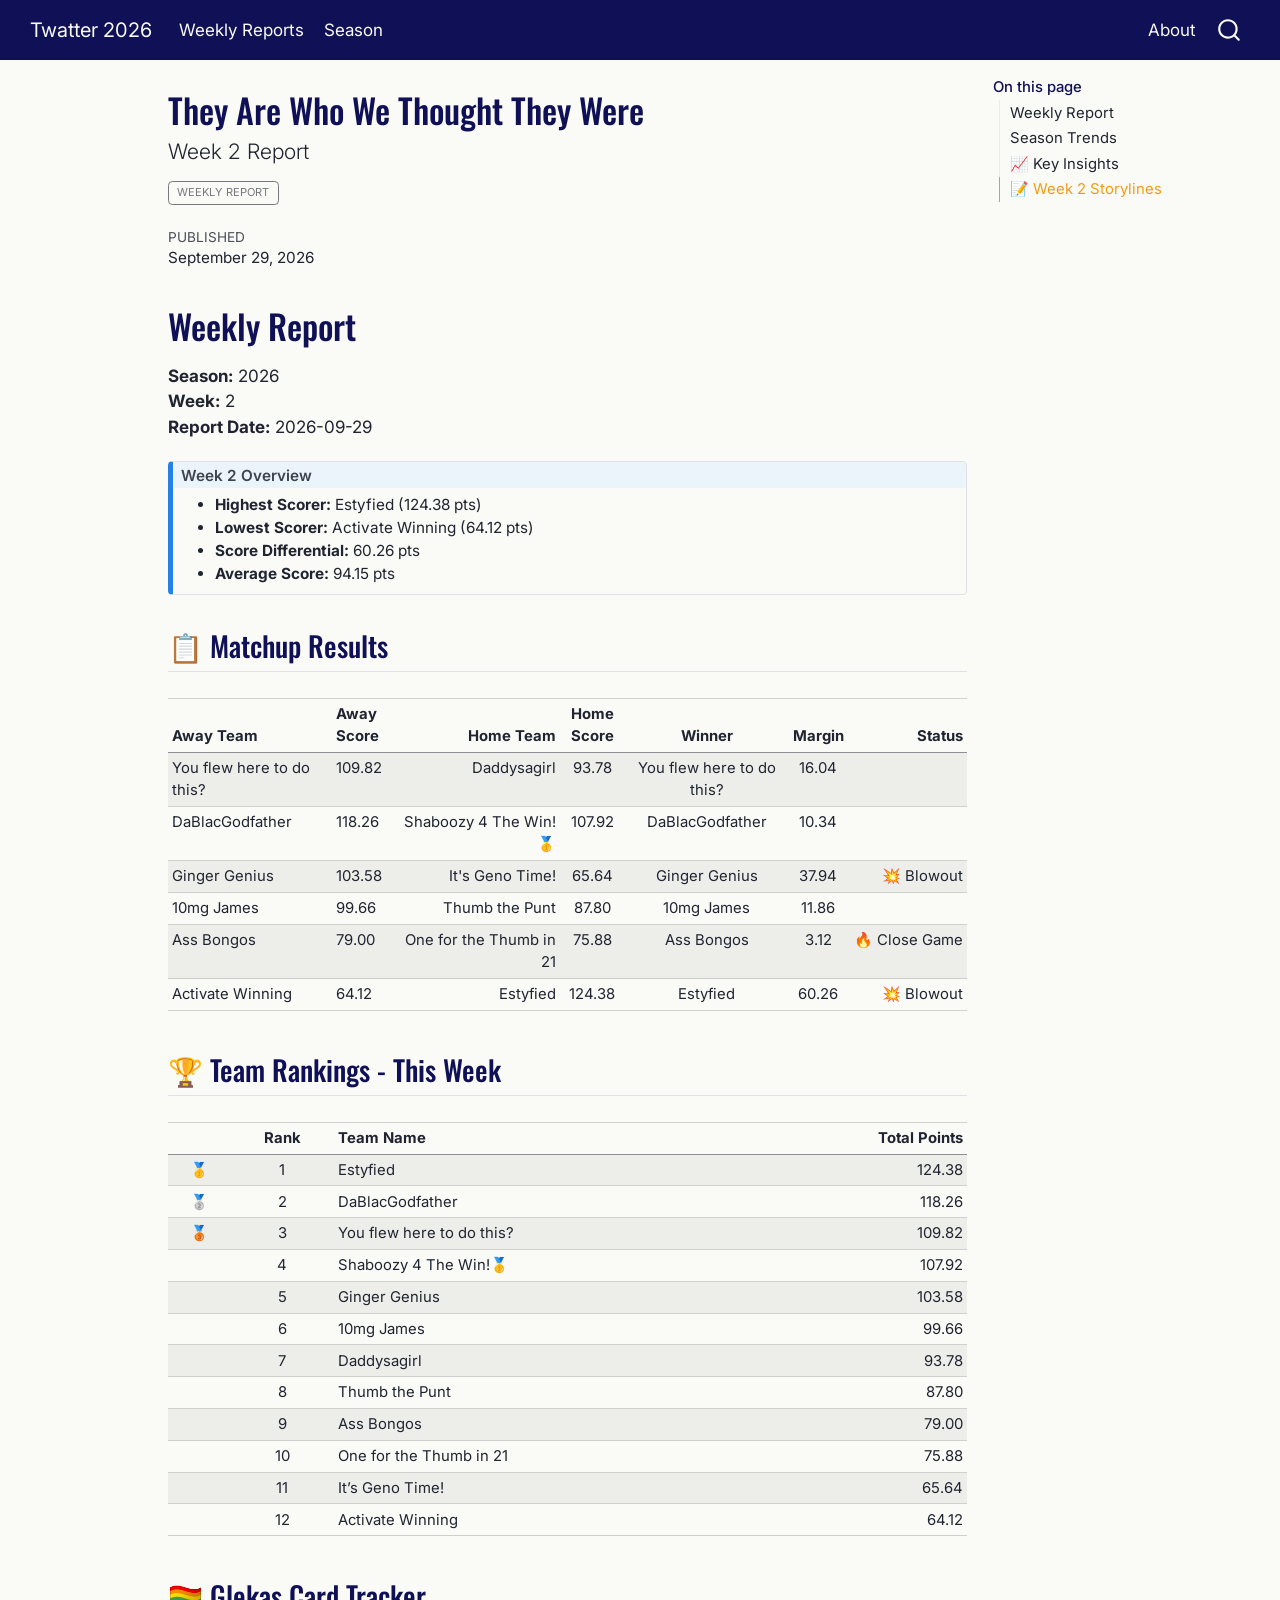
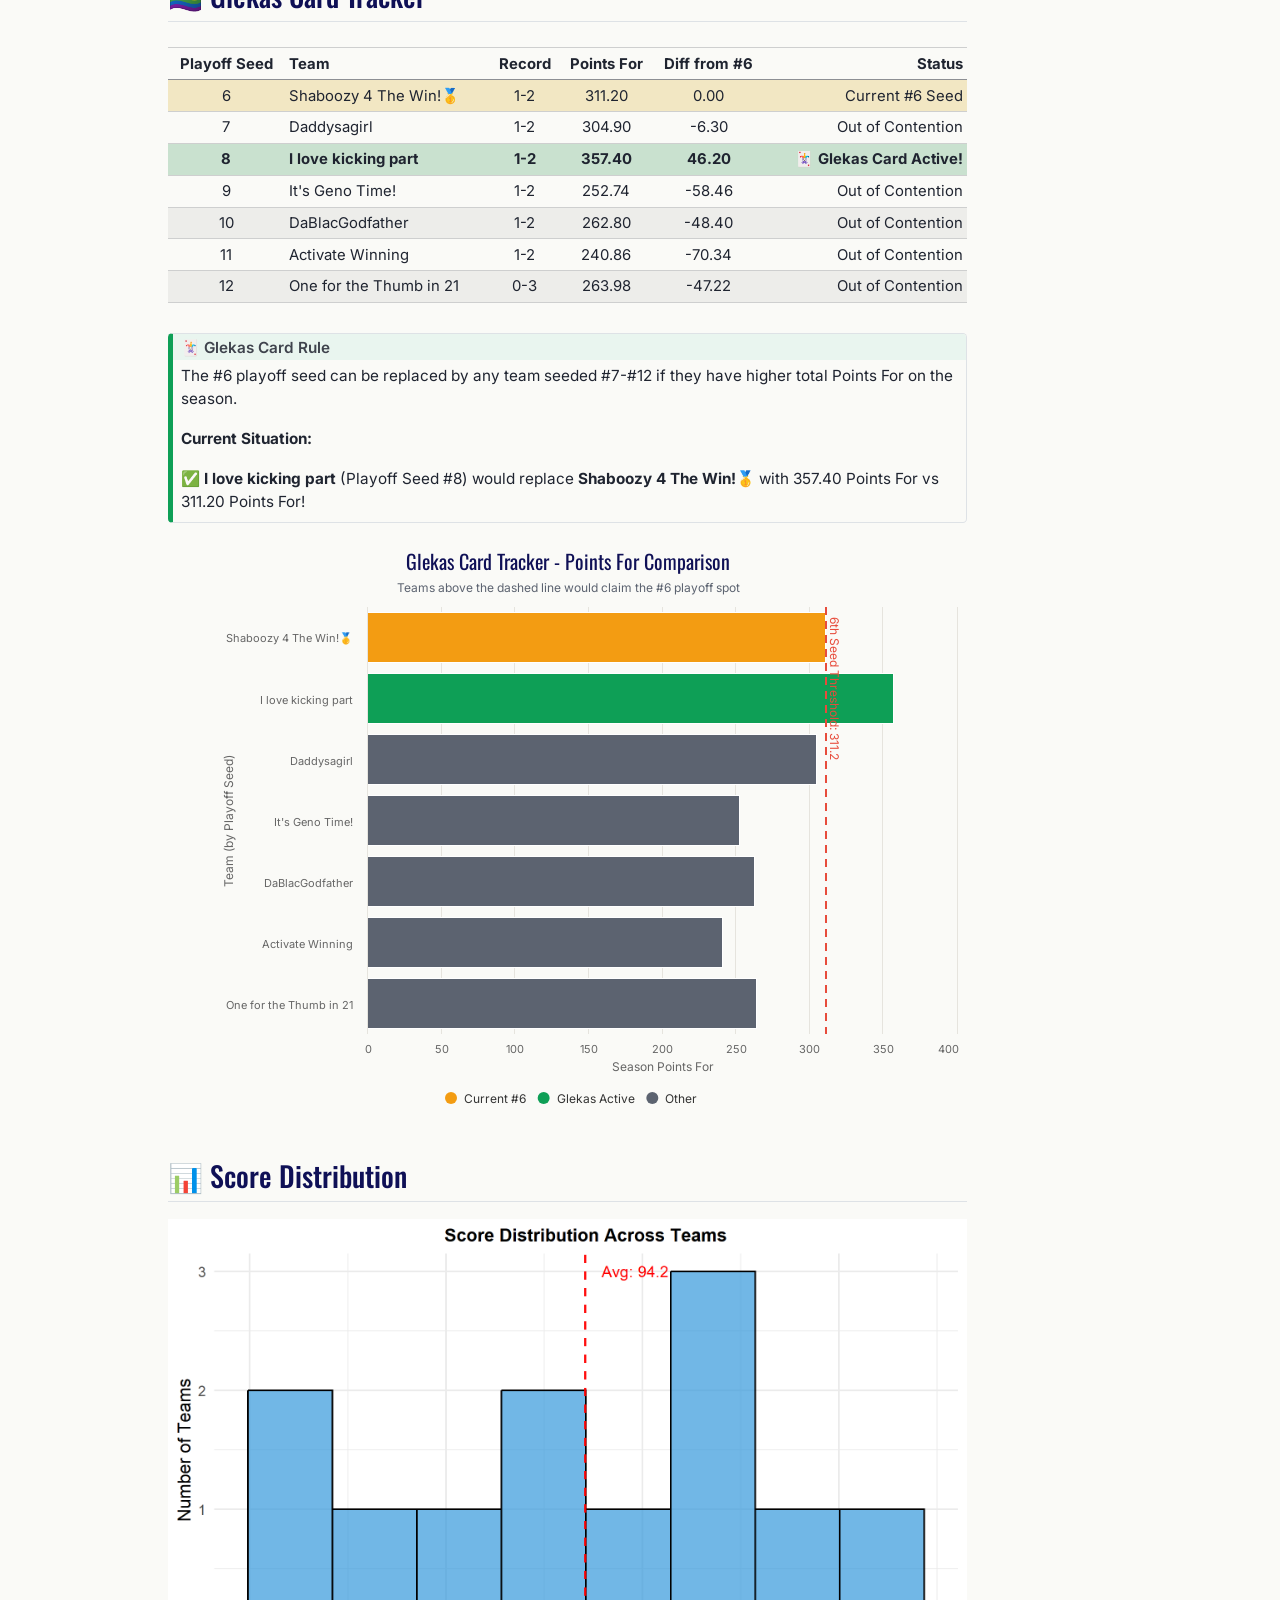
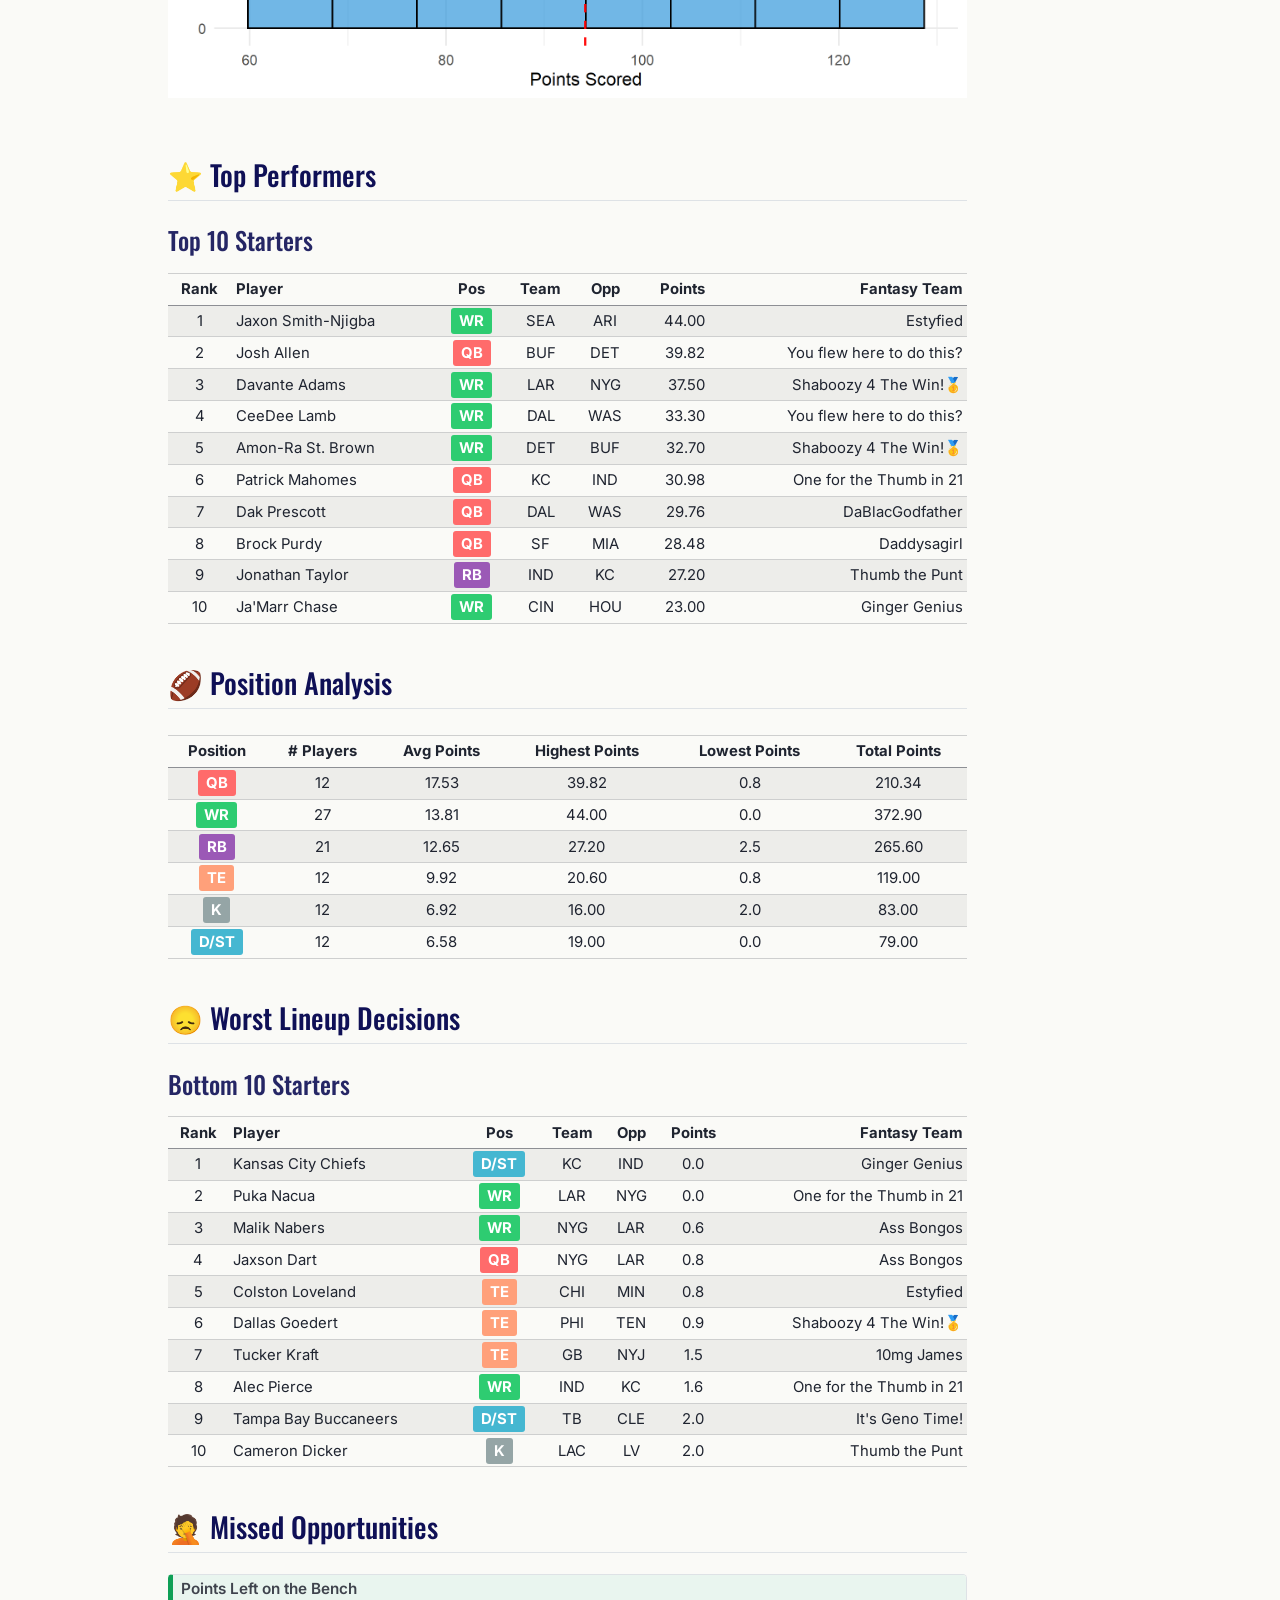
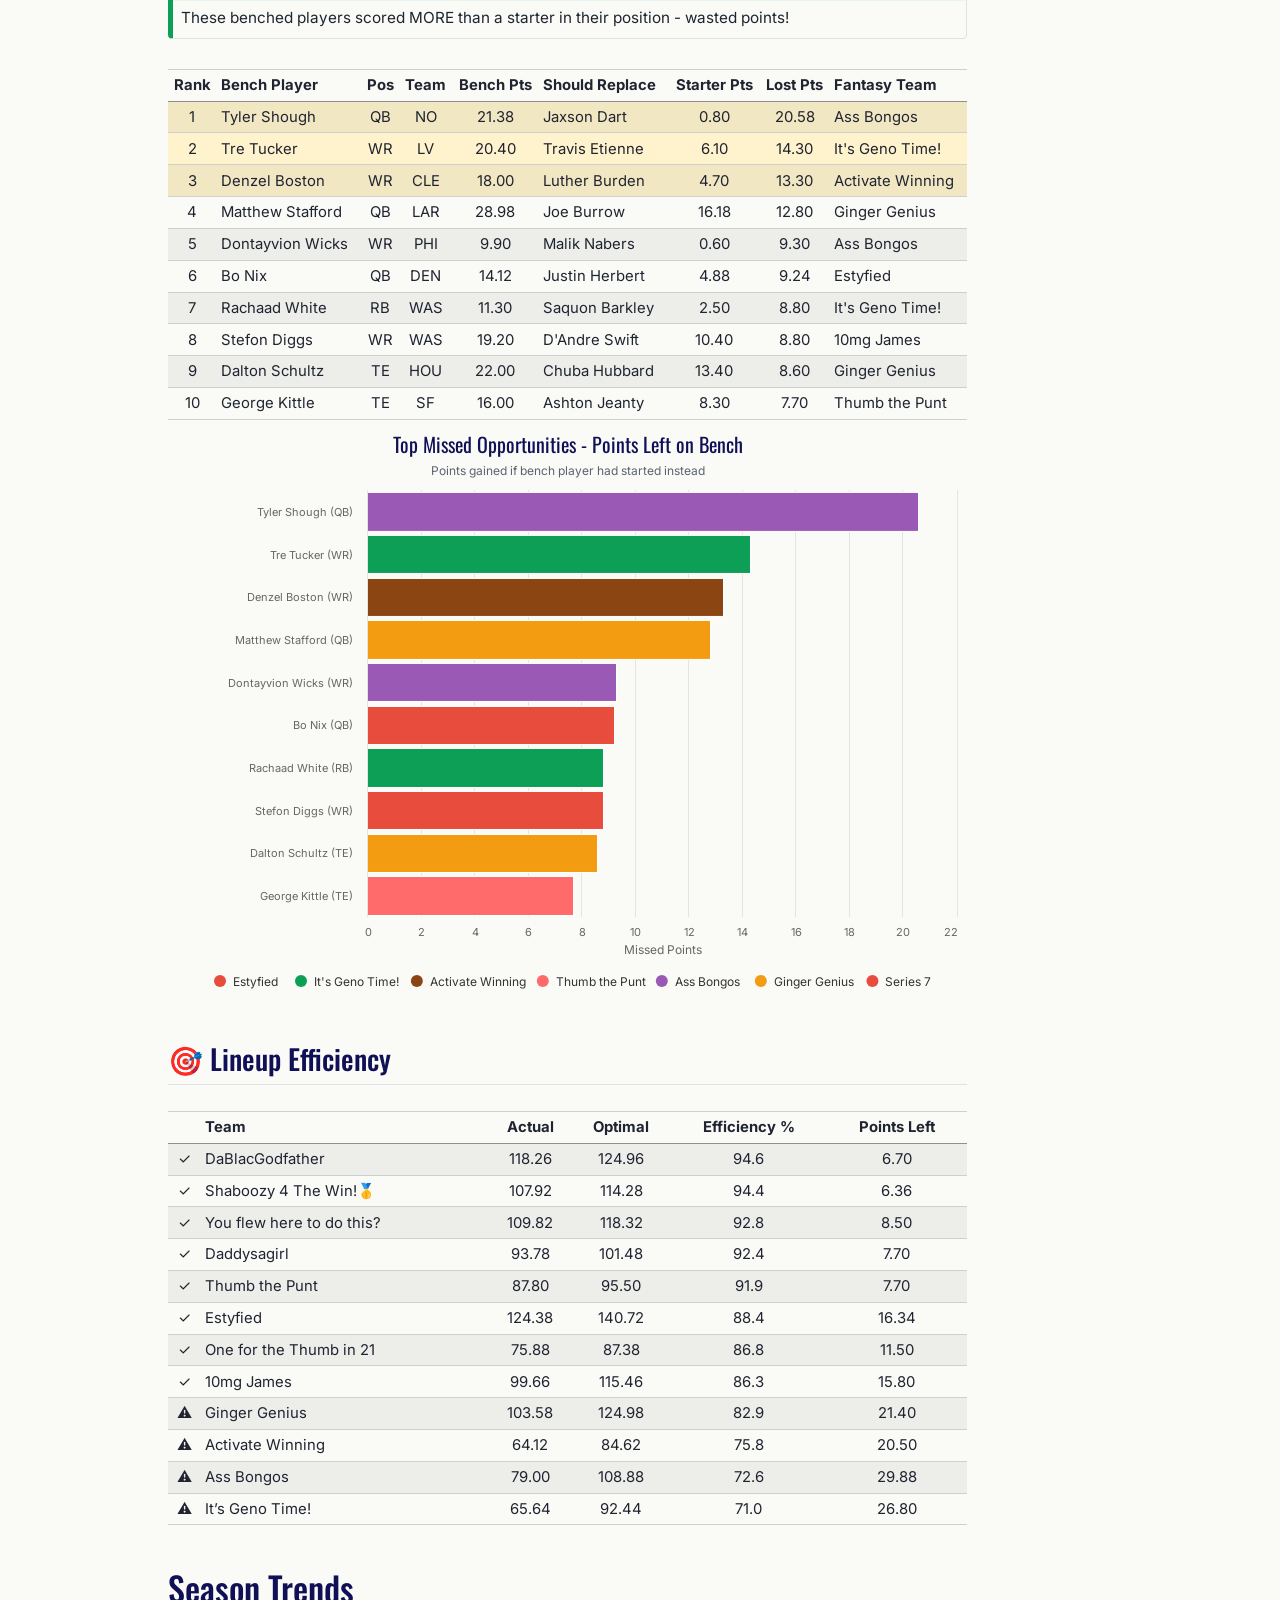
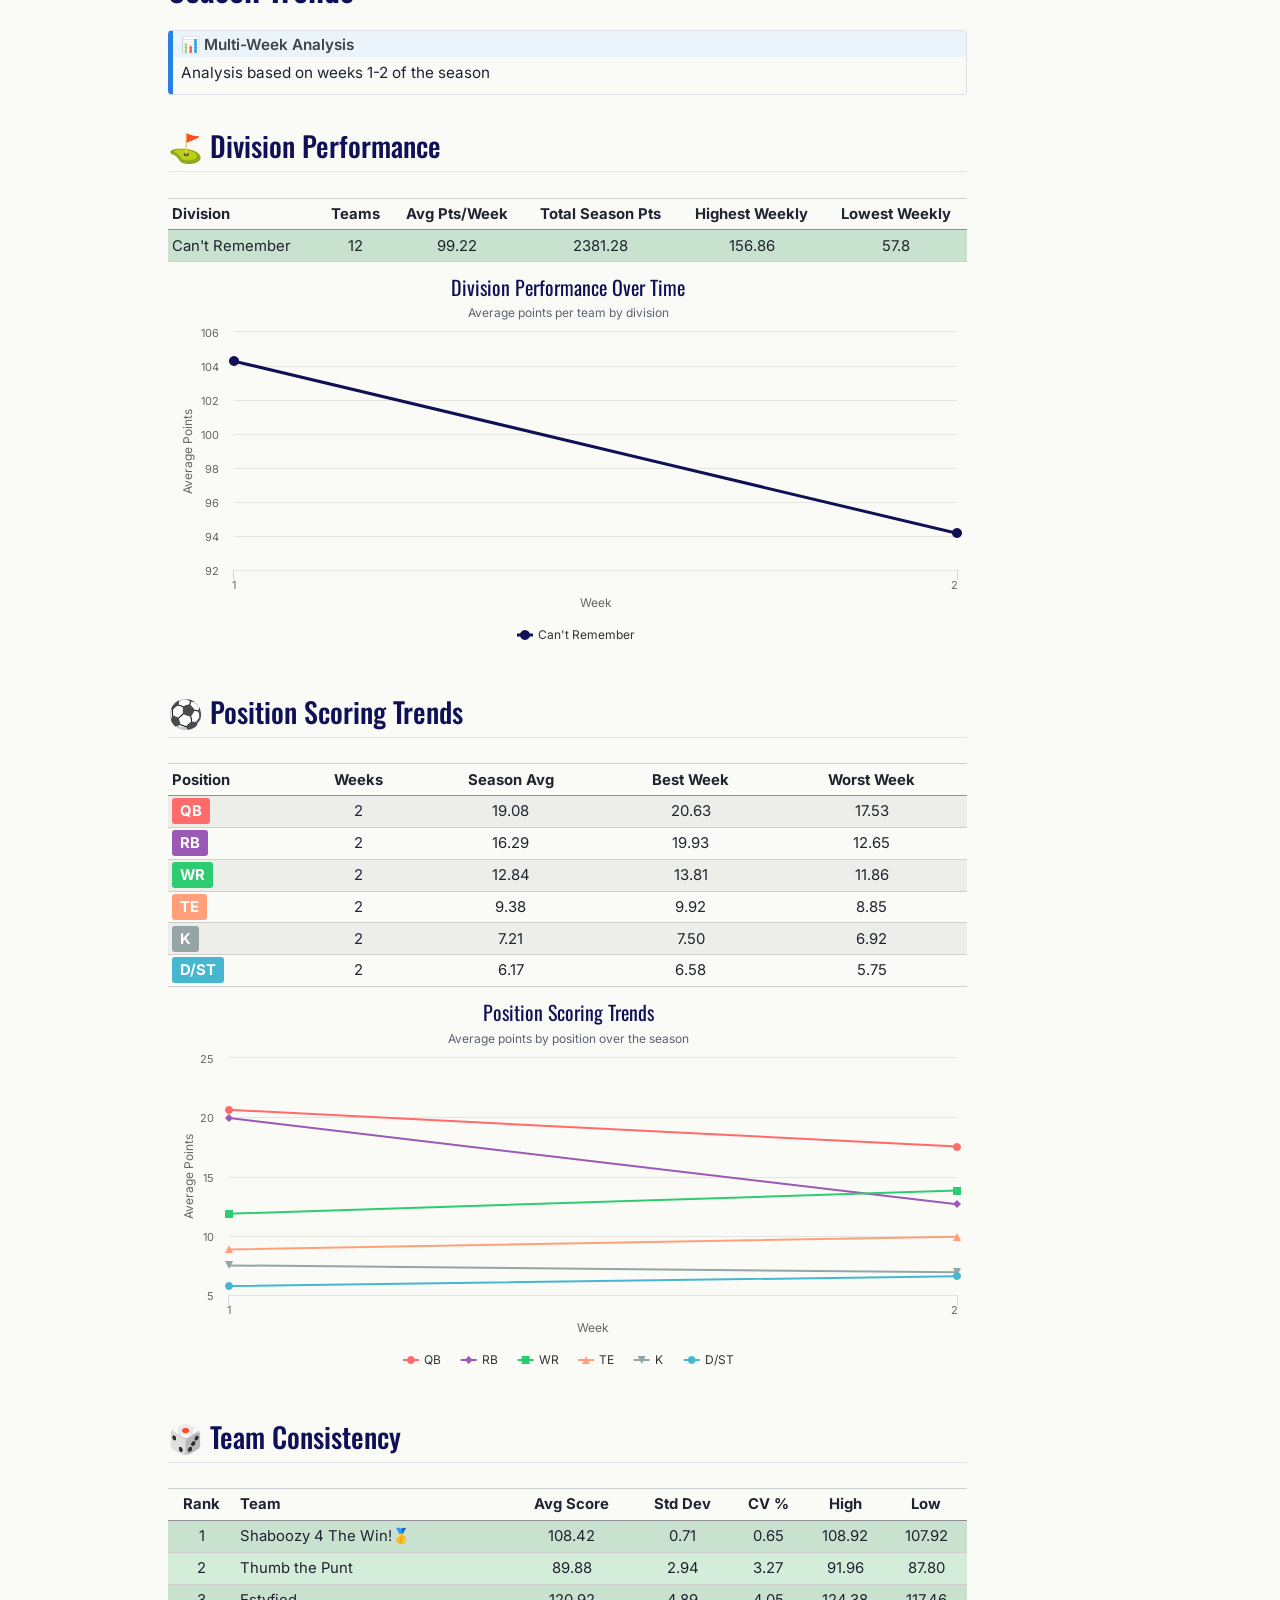
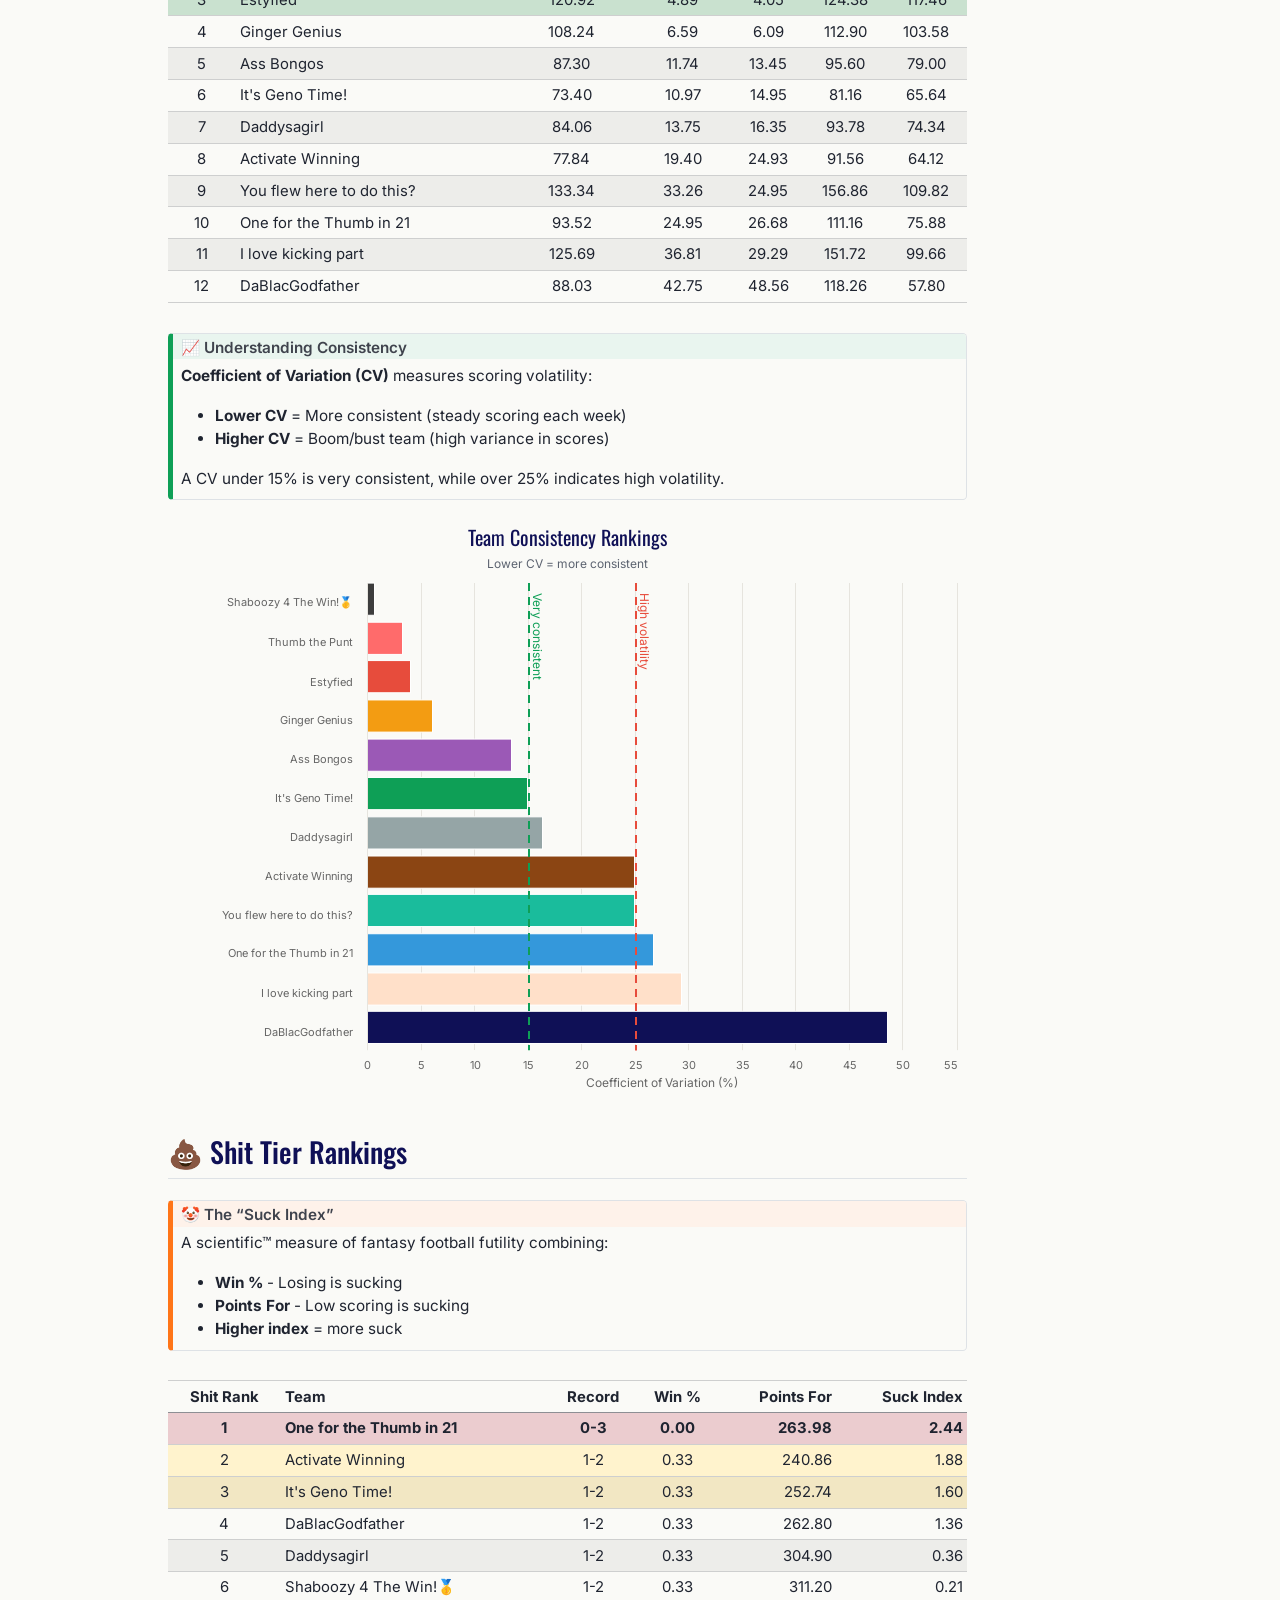
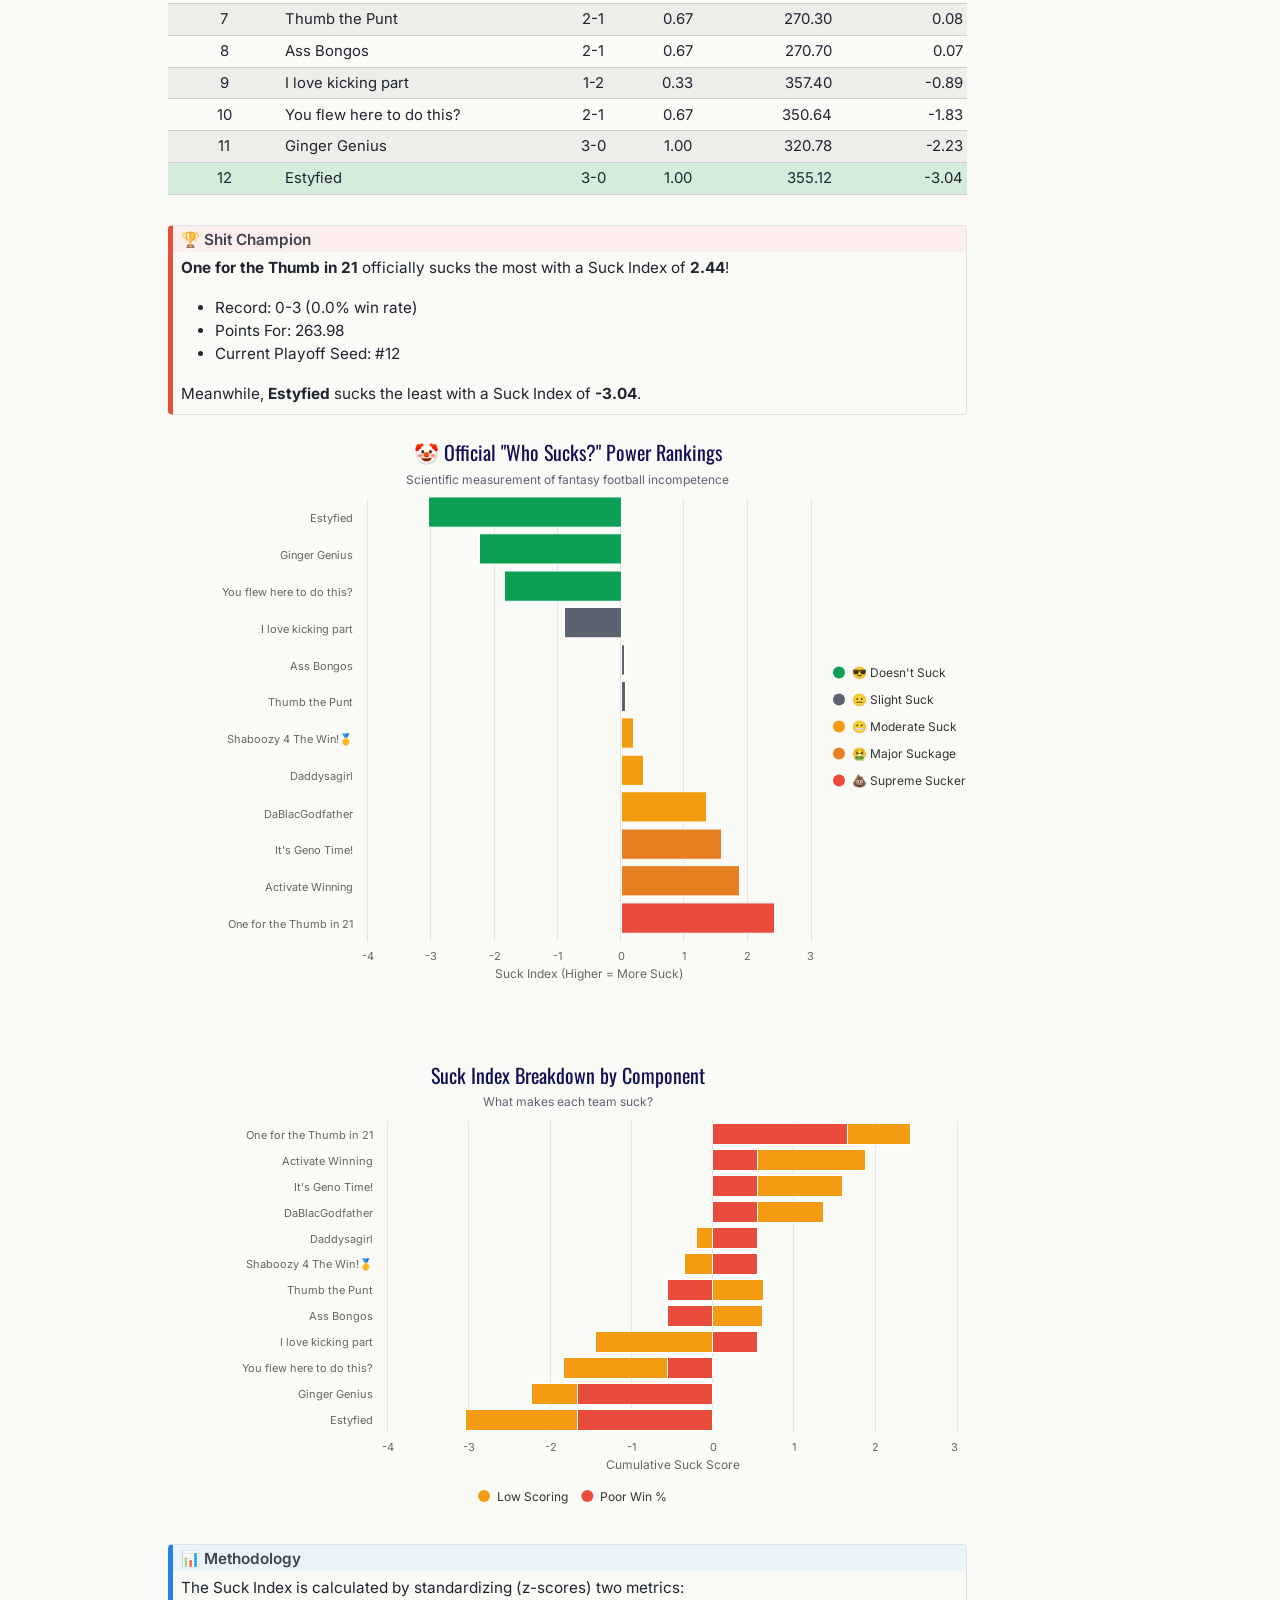
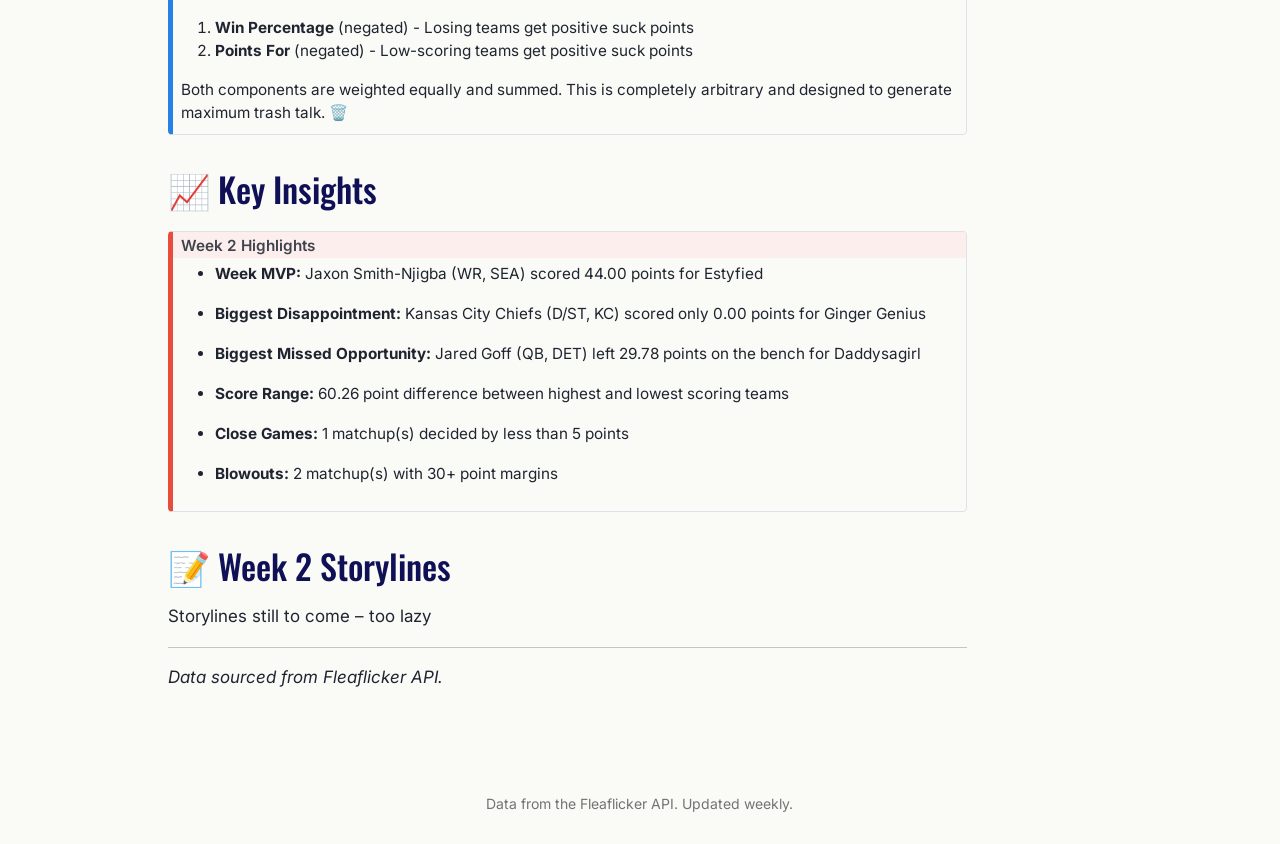
<file: posts/week-02/index.html>
<!DOCTYPE html>
<html xmlns="http://www.w3.org/1999/xhtml" lang="en" xml:lang="en"><head>

<meta charset="utf-8">
<meta name="generator" content="quarto-1.10.18">

<meta name="viewport" content="width=device-width, initial-scale=1.0, user-scalable=yes">

<meta name="dcterms.date" content="2026-09-29">

<title>They Are Who We Thought They Were – Twatter 2026</title>
<style>
/* Default styles provided by pandoc.
** See https://pandoc.org/MANUAL.html#variables-for-html for config info.
*/
span.smallcaps{font-variant: small-caps;}
div.columns{display: flex; gap: 1.5em;}
div.column{flex: auto;}
@media screen {
div.columns{gap: min(4vw, 1.5em);}
div.column{overflow-x: auto;}
}
div.hanging-indent{margin-left: 1.5em; text-indent: -1.5em;}
ul.task-list{list-style: none;}
ul.task-list li input[type="checkbox"] {
  width: 0.8em;
  margin: 0 0.8em 0.2em -1em; /* quarto-specific, see https://github.com/quarto-dev/quarto-cli/issues/4556 */ 
  vertical-align: middle;
}
</style>


<script src="../../site_libs/quarto-nav/quarto-nav.js"></script>
<script src="../../site_libs/quarto-nav/headroom.min.js"></script>
<script src="../../site_libs/clipboard/clipboard.min.js"></script>
<script src="../../site_libs/quarto-search/autocomplete.umd.js"></script>
<script src="../../site_libs/quarto-search/fuse.min.js"></script>
<script src="../../site_libs/quarto-search/quarto-search.js"></script>
<meta name="quarto:offset" content="../../">
<script src="../../site_libs/quarto-html/quarto.js" type="module"></script>
<script src="../../site_libs/quarto-html/tabsets/tabsets.js" type="module"></script>
<script src="../../site_libs/quarto-html/popper.min.js"></script>
<script src="../../site_libs/quarto-html/tippy.umd.min.js"></script>
<script src="../../site_libs/quarto-html/anchor.min.js"></script>
<link href="../../site_libs/quarto-html/tippy.css" rel="stylesheet">
<link href="../../site_libs/quarto-html/quarto-syntax-highlighting-9b13294eb98a7ccc9837366643235be5.css" rel="stylesheet" class="quarto-color-scheme" id="quarto-text-highlighting-styles">
<link href="../../site_libs/quarto-html/quarto-syntax-highlighting-dark-ad7a70ee837950f74c3137b2b7f1bb4b.css" rel="stylesheet" class="quarto-color-scheme quarto-color-alternate" id="quarto-text-highlighting-styles">
<link href="../../site_libs/quarto-html/quarto-syntax-highlighting-9b13294eb98a7ccc9837366643235be5.css" rel="stylesheet" class="quarto-color-scheme-extra" id="quarto-text-highlighting-styles">
<script src="../../site_libs/bootstrap/bootstrap.min.js"></script>
<link href="../../site_libs/bootstrap/bootstrap-icons.css" rel="stylesheet">
<link href="../../site_libs/bootstrap/bootstrap-7450d615c70748a52150618d260bbf7e.min.css" rel="stylesheet" append-hash="true" class="quarto-color-scheme" id="quarto-bootstrap" data-mode="light">
<link href="../../site_libs/bootstrap/bootstrap-dark-e02fdaf198e7e986d20ab5b146798e0c.min.css" rel="stylesheet" append-hash="true" class="quarto-color-scheme quarto-color-alternate" id="quarto-bootstrap" data-mode="light">
<link href="../../site_libs/bootstrap/bootstrap-7450d615c70748a52150618d260bbf7e.min.css" rel="stylesheet" append-hash="true" class="quarto-color-scheme-extra" id="quarto-bootstrap" data-mode="light">
<script id="quarto-search-options" type="application/json">{
  "location": "navbar",
  "copy-button": false,
  "collapse-after": 3,
  "panel-placement": "end",
  "type": "overlay",
  "limit": 50,
  "keyboard-shortcut": [
    "f",
    "/",
    "s"
  ],
  "show-item-context": false,
  "language": {
    "search-no-results-text": "No results",
    "search-matching-documents-text": "matching documents",
    "search-copy-link-title": "Copy link to search",
    "search-hide-matches-text": "Hide additional matches",
    "search-more-match-text": "more match in this document",
    "search-more-matches-text": "more matches in this document",
    "search-clear-button-title": "Clear",
    "search-text-placeholder": "",
    "search-detached-cancel-button-title": "Cancel",
    "search-submit-button-title": "Submit",
    "search-label": "Search"
  }
}</script>
<script src="../../site_libs/kePrint-0.0.1/kePrint.js"></script>

<link href="../../site_libs/lightable-0.0.1/lightable.css" rel="stylesheet">

<script src="../../site_libs/htmlwidgets-1.6.4/htmlwidgets.js"></script>

<script src="../../site_libs/jquery-3.5.1/jquery.min.js"></script>

<script src="../../site_libs/proj4js-2.3.15/proj4.js"></script>

<link href="../../site_libs/highcharts-9.3.1/css/motion.css" rel="stylesheet">

<script src="../../site_libs/highcharts-9.3.1/highcharts.js"></script>

<script src="../../site_libs/highcharts-9.3.1/highcharts-3d.js"></script>

<script src="../../site_libs/highcharts-9.3.1/highcharts-more.js"></script>

<script src="../../site_libs/highcharts-9.3.1/modules/stock.js"></script>

<script src="../../site_libs/highcharts-9.3.1/modules/map.js"></script>

<script src="../../site_libs/highcharts-9.3.1/modules/data.js"></script>

<script src="../../site_libs/highcharts-9.3.1/modules/exporting.js"></script>

<script src="../../site_libs/highcharts-9.3.1/modules/offline-exporting.js"></script>

<script src="../../site_libs/highcharts-9.3.1/modules/drilldown.js"></script>

<script src="../../site_libs/highcharts-9.3.1/modules/item-series.js"></script>

<script src="../../site_libs/highcharts-9.3.1/modules/overlapping-datalabels.js"></script>

<script src="../../site_libs/highcharts-9.3.1/modules/annotations.js"></script>

<script src="../../site_libs/highcharts-9.3.1/modules/export-data.js"></script>

<script src="../../site_libs/highcharts-9.3.1/modules/funnel.js"></script>

<script src="../../site_libs/highcharts-9.3.1/modules/heatmap.js"></script>

<script src="../../site_libs/highcharts-9.3.1/modules/treemap.js"></script>

<script src="../../site_libs/highcharts-9.3.1/modules/sankey.js"></script>

<script src="../../site_libs/highcharts-9.3.1/modules/dependency-wheel.js"></script>

<script src="../../site_libs/highcharts-9.3.1/modules/organization.js"></script>

<script src="../../site_libs/highcharts-9.3.1/modules/solid-gauge.js"></script>

<script src="../../site_libs/highcharts-9.3.1/modules/streamgraph.js"></script>

<script src="../../site_libs/highcharts-9.3.1/modules/sunburst.js"></script>

<script src="../../site_libs/highcharts-9.3.1/modules/vector.js"></script>

<script src="../../site_libs/highcharts-9.3.1/modules/wordcloud.js"></script>

<script src="../../site_libs/highcharts-9.3.1/modules/xrange.js"></script>

<script src="../../site_libs/highcharts-9.3.1/modules/tilemap.js"></script>

<script src="../../site_libs/highcharts-9.3.1/modules/venn.js"></script>

<script src="../../site_libs/highcharts-9.3.1/modules/gantt.js"></script>

<script src="../../site_libs/highcharts-9.3.1/modules/timeline.js"></script>

<script src="../../site_libs/highcharts-9.3.1/modules/parallel-coordinates.js"></script>

<script src="../../site_libs/highcharts-9.3.1/modules/bullet.js"></script>

<script src="../../site_libs/highcharts-9.3.1/modules/coloraxis.js"></script>

<script src="../../site_libs/highcharts-9.3.1/modules/dumbbell.js"></script>

<script src="../../site_libs/highcharts-9.3.1/modules/lollipop.js"></script>

<script src="../../site_libs/highcharts-9.3.1/modules/series-label.js"></script>

<script src="../../site_libs/highcharts-9.3.1/plugins/motion.js"></script>

<script src="../../site_libs/highcharts-9.3.1/custom/reset.js"></script>

<script src="../../site_libs/highcharts-9.3.1/modules/boost.js"></script>

<script src="../../site_libs/highchart-binding-0.9.5/highchart.js"></script>

<link href="../../site_libs/htmltools-fill-0.5.9/fill.css" rel="stylesheet">



<link rel="stylesheet" href="../../styles.css">
</head>

<body class="nav-fixed quarto-light">

<div id="quarto-search-results"></div>
  <header id="quarto-header" class="headroom fixed-top">
    <nav class="navbar navbar-expand-lg " data-bs-theme="dark">
      <div class="navbar-container container-fluid">
      <div class="navbar-brand-container mx-auto">
    <a class="navbar-brand" href="../../index.html">
    <span class="navbar-title">Twatter 2026</span>
    </a>
  </div>
            <div id="quarto-search" class="" title="Search"></div>
          <button class="navbar-toggler" type="button" data-bs-toggle="collapse" data-bs-target="#navbarCollapse" aria-controls="navbarCollapse" role="menu" aria-expanded="false" aria-label="Toggle navigation" onclick="if (window.quartoToggleHeadroom) { window.quartoToggleHeadroom(); }">
  <span class="navbar-toggler-icon"></span>
</button>
          <div class="collapse navbar-collapse" id="navbarCollapse">
            <ul class="navbar-nav navbar-nav-scroll me-auto">
  <li class="nav-item">
    <a class="nav-link" href="../../index.html"> 
<span class="menu-text">Weekly Reports</span></a>
  </li>  
  <li class="nav-item">
    <a class="nav-link" href="../../season.html"> 
<span class="menu-text">Season</span></a>
  </li>  
</ul>
            <ul class="navbar-nav navbar-nav-scroll ms-auto">
  <li class="nav-item">
    <a class="nav-link" href="../../about.html"> 
<span class="menu-text">About</span></a>
  </li>  
</ul>
          </div> <!-- /navcollapse -->
            <div class="quarto-navbar-tools">
</div>
      </div> <!-- /container-fluid -->
    </nav>
</header>
<!-- content -->
<div id="quarto-content" class="quarto-container page-columns page-rows-contents page-layout-article page-navbar">
<!-- sidebar -->
<!-- margin-sidebar -->
    <div id="quarto-margin-sidebar" class="sidebar margin-sidebar">
        <nav id="TOC" role="doc-toc" class="toc-active">
    <h2 id="toc-title">On this page</h2>
   
  <ul class="collapse">
  <li><a href="#weekly-report" id="toc-weekly-report" class="nav-link active" data-scroll-target="#weekly-report">Weekly Report</a>
  <ul class="collapse">
  <li><a href="#matchup-results" id="toc-matchup-results" class="nav-link" data-scroll-target="#matchup-results">📋 Matchup Results</a></li>
  <li><a href="#team-rankings---this-week" id="toc-team-rankings---this-week" class="nav-link" data-scroll-target="#team-rankings---this-week">🏆 Team Rankings - This Week</a></li>
  <li><a href="#glekas-card-tracker" id="toc-glekas-card-tracker" class="nav-link" data-scroll-target="#glekas-card-tracker">🏳️‍🌈 Glekas Card Tracker</a></li>
  <li><a href="#score-distribution" id="toc-score-distribution" class="nav-link" data-scroll-target="#score-distribution">📊 Score Distribution</a></li>
  <li><a href="#top-performers" id="toc-top-performers" class="nav-link" data-scroll-target="#top-performers">⭐ Top Performers</a></li>
  <li><a href="#position-analysis" id="toc-position-analysis" class="nav-link" data-scroll-target="#position-analysis">🏈 Position Analysis</a></li>
  <li><a href="#worst-lineup-decisions" id="toc-worst-lineup-decisions" class="nav-link" data-scroll-target="#worst-lineup-decisions">😞 Worst Lineup Decisions</a></li>
  <li><a href="#missed-opportunities" id="toc-missed-opportunities" class="nav-link" data-scroll-target="#missed-opportunities">🤦 Missed Opportunities</a></li>
  <li><a href="#lineup-efficiency" id="toc-lineup-efficiency" class="nav-link" data-scroll-target="#lineup-efficiency">🎯 Lineup Efficiency</a></li>
  </ul></li>
  <li><a href="#season-trends" id="toc-season-trends" class="nav-link" data-scroll-target="#season-trends">Season Trends</a>
  <ul class="collapse">
  <li><a href="#division-performance" id="toc-division-performance" class="nav-link" data-scroll-target="#division-performance">⛳ Division Performance</a></li>
  <li><a href="#position-scoring-trends" id="toc-position-scoring-trends" class="nav-link" data-scroll-target="#position-scoring-trends">⚽ Position Scoring Trends</a></li>
  <li><a href="#team-consistency" id="toc-team-consistency" class="nav-link" data-scroll-target="#team-consistency">🎲 Team Consistency</a></li>
  <li><a href="#shit-tier-rankings" id="toc-shit-tier-rankings" class="nav-link" data-scroll-target="#shit-tier-rankings">💩 Shit Tier Rankings</a></li>
  </ul></li>
  <li><a href="#key-insights" id="toc-key-insights" class="nav-link" data-scroll-target="#key-insights">📈 Key Insights</a></li>
  <li><a href="#week-2-storylines" id="toc-week-2-storylines" class="nav-link" data-scroll-target="#week-2-storylines">📝 Week 2 Storylines</a></li>
  </ul>
</nav>
    </div>
<!-- main -->
<main class="content" id="quarto-document-content">

<header id="title-block-header" class="quarto-title-block default">
<div class="quarto-title">
<h1 class="title">They Are Who We Thought They Were</h1>
<p class="subtitle lead">Week 2 Report</p>
  <div class="quarto-categories">
    <div class="quarto-category">weekly report</div>
  </div>
  </div>



<div class="quarto-title-meta">

    
    <div>
    <div class="quarto-title-meta-heading">Published</div>
    <div class="quarto-title-meta-contents">
      <p class="date">September 29, 2026</p>
    </div>
  </div>
  
    
  </div>
  


</header>


<section id="weekly-report" class="level1">
<h1>Weekly Report</h1>
<p><strong>Season:</strong> 2026<br>
<strong>Week:</strong> 2<br>
<strong>Report Date:</strong> 2026-09-29</p>
<div class="callout callout-style-default callout-note no-icon callout-titled">
<div class="callout-header d-flex align-content-center">
<div class="callout-icon-container">
<i class="callout-icon no-icon"></i>
</div>
<div class="callout-title-container flex-fill">
<span class="screen-reader-only">Note</span>Week 2 Overview
</div>
</div>
<div class="callout-body-container callout-body">
<ul>
<li><strong>Highest Scorer:</strong> Estyfied (124.38 pts)</li>
<li><strong>Lowest Scorer:</strong> Activate Winning (64.12 pts)</li>
<li><strong>Score Differential:</strong> 60.26 pts</li>
<li><strong>Average Score:</strong> 94.15 pts</li>
</ul>
</div>
</div>
<section id="matchup-results" class="level2">
<h2 class="anchored" data-anchor-id="matchup-results">📋 Matchup Results</h2>
<div class="cell">
<div class="cell-output-display">
<table class="caption-top table table-sm table-striped small">
<thead>
<tr class="header">
<th style="text-align: left;" data-quarto-table-cell-role="th">Away Team</th>
<th style="text-align: left;" data-quarto-table-cell-role="th">Away Score</th>
<th style="text-align: right;" data-quarto-table-cell-role="th">Home Team</th>
<th style="text-align: center;" data-quarto-table-cell-role="th">Home Score</th>
<th style="text-align: center;" data-quarto-table-cell-role="th">Winner</th>
<th style="text-align: center;" data-quarto-table-cell-role="th">Margin</th>
<th style="text-align: right;" data-quarto-table-cell-role="th">Status</th>
</tr>
</thead>
<tbody>
<tr class="odd">
<td style="text-align: left; width: 11em;">You flew here to do this?</td>
<td style="text-align: left;">109.82</td>
<td style="text-align: right; width: 11em;">Daddysagirl</td>
<td style="text-align: center;">93.78</td>
<td style="text-align: center; width: 11em;">You flew here to do this?</td>
<td style="text-align: center;">16.04</td>
<td style="text-align: right; width: 8em;"></td>
</tr>
<tr class="even">
<td style="text-align: left; width: 11em;">DaBlacGodfather</td>
<td style="text-align: left;">118.26</td>
<td style="text-align: right; width: 11em;">Shaboozy 4 The Win!🥇</td>
<td style="text-align: center;">107.92</td>
<td style="text-align: center; width: 11em;">DaBlacGodfather</td>
<td style="text-align: center;">10.34</td>
<td style="text-align: right; width: 8em;"></td>
</tr>
<tr class="odd">
<td style="text-align: left; width: 11em;">Ginger Genius</td>
<td style="text-align: left;">103.58</td>
<td style="text-align: right; width: 11em;">It's Geno Time!</td>
<td style="text-align: center;">65.64</td>
<td style="text-align: center; width: 11em;">Ginger Genius</td>
<td style="text-align: center;">37.94</td>
<td style="text-align: right; width: 8em;">💥 Blowout</td>
</tr>
<tr class="even">
<td style="text-align: left; width: 11em;">10mg James</td>
<td style="text-align: left;">99.66</td>
<td style="text-align: right; width: 11em;">Thumb the Punt</td>
<td style="text-align: center;">87.80</td>
<td style="text-align: center; width: 11em;">10mg James</td>
<td style="text-align: center;">11.86</td>
<td style="text-align: right; width: 8em;"></td>
</tr>
<tr class="odd">
<td style="text-align: left; width: 11em;">Ass Bongos</td>
<td style="text-align: left;">79.00</td>
<td style="text-align: right; width: 11em;">One for the Thumb in 21</td>
<td style="text-align: center;">75.88</td>
<td style="text-align: center; width: 11em;">Ass Bongos</td>
<td style="text-align: center;">3.12</td>
<td style="text-align: right; width: 8em;">🔥 Close Game</td>
</tr>
<tr class="even">
<td style="text-align: left; width: 11em;">Activate Winning</td>
<td style="text-align: left;">64.12</td>
<td style="text-align: right; width: 11em;">Estyfied</td>
<td style="text-align: center;">124.38</td>
<td style="text-align: center; width: 11em;">Estyfied</td>
<td style="text-align: center;">60.26</td>
<td style="text-align: right; width: 8em;">💥 Blowout</td>
</tr>
</tbody>
</table>
</div>
</div>
</section>
<section id="team-rankings---this-week" class="level2">
<h2 class="anchored" data-anchor-id="team-rankings---this-week">🏆 Team Rankings - This Week</h2>
<div class="cell">
<div class="cell-output-display">
<table class="caption-top table table-sm table-striped small">
<thead>
<tr class="header">
<th style="text-align: center;"></th>
<th style="text-align: center;">Rank</th>
<th style="text-align: left;">Team Name</th>
<th style="text-align: right;">Total Points</th>
</tr>
</thead>
<tbody>
<tr class="odd">
<td style="text-align: center;">🥇</td>
<td style="text-align: center;">1</td>
<td style="text-align: left;">Estyfied</td>
<td style="text-align: right;">124.38</td>
</tr>
<tr class="even">
<td style="text-align: center;">🥈</td>
<td style="text-align: center;">2</td>
<td style="text-align: left;">DaBlacGodfather</td>
<td style="text-align: right;">118.26</td>
</tr>
<tr class="odd">
<td style="text-align: center;">🥉</td>
<td style="text-align: center;">3</td>
<td style="text-align: left;">You flew here to do this?</td>
<td style="text-align: right;">109.82</td>
</tr>
<tr class="even">
<td style="text-align: center;"></td>
<td style="text-align: center;">4</td>
<td style="text-align: left;">Shaboozy 4 The Win!🥇</td>
<td style="text-align: right;">107.92</td>
</tr>
<tr class="odd">
<td style="text-align: center;"></td>
<td style="text-align: center;">5</td>
<td style="text-align: left;">Ginger Genius</td>
<td style="text-align: right;">103.58</td>
</tr>
<tr class="even">
<td style="text-align: center;"></td>
<td style="text-align: center;">6</td>
<td style="text-align: left;">10mg James</td>
<td style="text-align: right;">99.66</td>
</tr>
<tr class="odd">
<td style="text-align: center;"></td>
<td style="text-align: center;">7</td>
<td style="text-align: left;">Daddysagirl</td>
<td style="text-align: right;">93.78</td>
</tr>
<tr class="even">
<td style="text-align: center;"></td>
<td style="text-align: center;">8</td>
<td style="text-align: left;">Thumb the Punt</td>
<td style="text-align: right;">87.80</td>
</tr>
<tr class="odd">
<td style="text-align: center;"></td>
<td style="text-align: center;">9</td>
<td style="text-align: left;">Ass Bongos</td>
<td style="text-align: right;">79.00</td>
</tr>
<tr class="even">
<td style="text-align: center;"></td>
<td style="text-align: center;">10</td>
<td style="text-align: left;">One for the Thumb in 21</td>
<td style="text-align: right;">75.88</td>
</tr>
<tr class="odd">
<td style="text-align: center;"></td>
<td style="text-align: center;">11</td>
<td style="text-align: left;">It’s Geno Time!</td>
<td style="text-align: right;">65.64</td>
</tr>
<tr class="even">
<td style="text-align: center;"></td>
<td style="text-align: center;">12</td>
<td style="text-align: left;">Activate Winning</td>
<td style="text-align: right;">64.12</td>
</tr>
</tbody>
</table>
</div>
</div>
</section>
<section id="glekas-card-tracker" class="level2">
<h2 class="anchored" data-anchor-id="glekas-card-tracker">🏳️‍🌈 Glekas Card Tracker</h2>
<div class="cell">
<div class="cell-output-display">
<table class="table table-striped table-hover caption-top table-sm small">
<thead>
<tr class="header">
<th style="text-align: center;" data-quarto-table-cell-role="th">Playoff Seed</th>
<th style="text-align: left;" data-quarto-table-cell-role="th">Team</th>
<th style="text-align: center;" data-quarto-table-cell-role="th">Record</th>
<th style="text-align: center;" data-quarto-table-cell-role="th">Points For</th>
<th style="text-align: center;" data-quarto-table-cell-role="th">Diff from #6</th>
<th style="text-align: right;" data-quarto-table-cell-role="th">Status</th>
</tr>
</thead>
<tbody>
<tr class="odd">
<td style="text-align: center; background-color: rgba(255, 243, 205, 1) !important;">6</td>
<td style="text-align: left; background-color: rgba(255, 243, 205, 1) !important;">Shaboozy 4 The Win!🥇</td>
<td style="text-align: center; background-color: rgba(255, 243, 205, 1) !important;">1-2</td>
<td style="text-align: center; background-color: rgba(255, 243, 205, 1) !important;">311.20</td>
<td style="text-align: center; background-color: rgba(255, 243, 205, 1) !important;">0.00</td>
<td style="text-align: right; background-color: rgba(255, 243, 205, 1) !important;">Current #6 Seed</td>
</tr>
<tr class="even">
<td style="text-align: center;">7</td>
<td style="text-align: left;">Daddysagirl</td>
<td style="text-align: center;">1-2</td>
<td style="text-align: center;">304.90</td>
<td style="text-align: center;">-6.30</td>
<td style="text-align: right;">Out of Contention</td>
</tr>
<tr class="odd">
<td style="text-align: center; font-weight: bold; background-color: rgba(212, 237, 218, 1) !important;">8</td>
<td style="text-align: left; font-weight: bold; background-color: rgba(212, 237, 218, 1) !important;">I love kicking part</td>
<td style="text-align: center; font-weight: bold; background-color: rgba(212, 237, 218, 1) !important;">1-2</td>
<td style="text-align: center; font-weight: bold; background-color: rgba(212, 237, 218, 1) !important;">357.40</td>
<td style="text-align: center; font-weight: bold; background-color: rgba(212, 237, 218, 1) !important;">46.20</td>
<td style="text-align: right; font-weight: bold; background-color: rgba(212, 237, 218, 1) !important;">🃏 Glekas Card Active!</td>
</tr>
<tr class="even">
<td style="text-align: center;">9</td>
<td style="text-align: left;">It's Geno Time!</td>
<td style="text-align: center;">1-2</td>
<td style="text-align: center;">252.74</td>
<td style="text-align: center;">-58.46</td>
<td style="text-align: right;">Out of Contention</td>
</tr>
<tr class="odd">
<td style="text-align: center;">10</td>
<td style="text-align: left;">DaBlacGodfather</td>
<td style="text-align: center;">1-2</td>
<td style="text-align: center;">262.80</td>
<td style="text-align: center;">-48.40</td>
<td style="text-align: right;">Out of Contention</td>
</tr>
<tr class="even">
<td style="text-align: center;">11</td>
<td style="text-align: left;">Activate Winning</td>
<td style="text-align: center;">1-2</td>
<td style="text-align: center;">240.86</td>
<td style="text-align: center;">-70.34</td>
<td style="text-align: right;">Out of Contention</td>
</tr>
<tr class="odd">
<td style="text-align: center;">12</td>
<td style="text-align: left;">One for the Thumb in 21</td>
<td style="text-align: center;">0-3</td>
<td style="text-align: center;">263.98</td>
<td style="text-align: center;">-47.22</td>
<td style="text-align: right;">Out of Contention</td>
</tr>
</tbody>
</table>
</div>
</div>
<div class="callout callout-style-default callout-tip no-icon callout-titled">
<div class="callout-header d-flex align-content-center">
<div class="callout-icon-container">
<i class="callout-icon no-icon"></i>
</div>
<div class="callout-title-container flex-fill">
<span class="screen-reader-only">Tip</span>🃏 Glekas Card Rule
</div>
</div>
<div class="callout-body-container callout-body">
<p>The #6 playoff seed can be replaced by any team seeded #7-#12 if they have higher total Points For on the season.</p>
<p><strong>Current Situation:</strong></p>
<p>✅ <strong>I love kicking part</strong> (Playoff Seed #8) would replace <strong>Shaboozy 4 The Win!🥇</strong> with 357.40 Points For vs 311.20 Points For!</p>
</div>
</div>
<div class="cell">
<div class="cell-output-display">
<div id="htmlwidget-86702124fcbe46cb1c4d" style="width:100%;height:580px;" class="highchart html-widget"></div>
<script type="application/json" data-for="htmlwidget-86702124fcbe46cb1c4d">{"x":{"hc_opts":{"chart":{"reflow":true,"marginLeft":200,"height":600},"title":{"text":"Glekas Card Tracker - Points For Comparison"},"yAxis":{"title":{"text":"Season Points For"},"type":"linear","plotLines":[{"value":311.2,"color":"#E74C3C","dashStyle":"Dash","width":2,"zIndex":5,"label":{"text":"6th Seed Threshold: 311.2","style":{"color":"#E74C3C"}}}]},"credits":{"enabled":false},"exporting":{"enabled":false},"boost":{"enabled":false},"plotOptions":{"series":{"label":{"enabled":false},"turboThreshold":0,"showInLegend":true},"treemap":{"layoutAlgorithm":"squarified"},"scatter":{"marker":{"symbol":"circle"}},"bar":{"grouping":false,"pointPadding":0.05,"groupPadding":0.05},"column":{"grouping":false,"pointPadding":0.05,"groupPadding":0.05}},"series":[{"name":"Current #6","data":[{"team_id":135610,"team_name":"Shaboozy 4 The Win!🥇","overall_rank":7,"playoff_seed":6,"points_for":311.2,"overall_record":"1-2","is_sixth":true,"is_glekas":false,"fill_color":"Current #6","y":311.2,"name":"Shaboozy 4 The Win!🥇"}],"type":"bar","dataLabels":{"enabled":false,"format":"{point.y:.0f}"}},{"name":"Glekas Active","data":[{"team_id":492293,"team_name":"I love kicking part","overall_rank":6,"playoff_seed":8,"points_for":357.4,"overall_record":"1-2","is_sixth":false,"is_glekas":true,"fill_color":"Glekas Active","y":357.4,"name":"I love kicking part"}],"type":"bar","dataLabels":{"enabled":false,"format":"{point.y:.0f}"}},{"name":"Other","data":[{"team_id":135483,"team_name":"Daddysagirl","overall_rank":8,"playoff_seed":7,"points_for":304.9,"overall_record":"1-2","is_sixth":false,"is_glekas":false,"fill_color":"Other","y":304.9,"name":"Daddysagirl"},{"team_id":136624,"team_name":"It's Geno Time!","overall_rank":10,"playoff_seed":9,"points_for":252.74,"overall_record":"1-2","is_sixth":false,"is_glekas":false,"fill_color":"Other","y":252.74,"name":"It's Geno Time!"},{"team_id":137127,"team_name":"DaBlacGodfather","overall_rank":9,"playoff_seed":10,"points_for":262.8,"overall_record":"1-2","is_sixth":false,"is_glekas":false,"fill_color":"Other","y":262.8,"name":"DaBlacGodfather"},{"team_id":872770,"team_name":"Activate Winning","overall_rank":11,"playoff_seed":11,"points_for":240.86,"overall_record":"1-2","is_sixth":false,"is_glekas":false,"fill_color":"Other","y":240.86,"name":"Activate Winning"},{"team_id":137062,"team_name":"One for the Thumb in 21","overall_rank":12,"playoff_seed":12,"points_for":263.98,"overall_record":"0-3","is_sixth":false,"is_glekas":false,"fill_color":"Other","y":263.98,"name":"One for the Thumb in 21"}],"type":"bar","dataLabels":{"enabled":false,"format":"{point.y:.0f}"}}],"xAxis":{"type":"category","title":{"text":"Team (by Playoff Seed)"},"labels":{"style":{"width":"180px","textOverflow":"none"}}},"colors":["#F39C12","#0E9F56","#5C6370"],"subtitle":{"text":"Teams above the dashed line would claim the #6 playoff spot"},"tooltip":{"valueDecimals":1}},"theme":{"colors":["#0F1056","#F39C12","#0E9F56","#E74C3C","#5C6370"],"chart":{"backgroundColor":"#FAFAF7","style":{"fontFamily":"Inter"}},"title":{"style":{"fontFamily":"Oswald","color":"#0F1056","fontSize":"20px"}},"subtitle":{"style":{"color":"#5C6370"}},"xAxis":{"gridLineWidth":0,"lineColor":"#E6E4DE"},"yAxis":{"gridLineColor":"#E6E4DE"},"legend":{"itemStyle":{"fontWeight":"normal"}}},"conf_opts":{"global":{"Date":null,"VMLRadialGradientURL":"http =//code.highcharts.com/list(version)/gfx/vml-radial-gradient.png","canvasToolsURL":"http =//code.highcharts.com/list(version)/modules/canvas-tools.js","getTimezoneOffset":null,"timezoneOffset":0,"useUTC":true},"lang":{"contextButtonTitle":"Chart context menu","decimalPoint":".","downloadCSV":"Download CSV","downloadJPEG":"Download JPEG image","downloadPDF":"Download PDF document","downloadPNG":"Download PNG image","downloadSVG":"Download SVG vector image","downloadXLS":"Download XLS","drillUpText":"◁ Back to {series.name}","exitFullscreen":"Exit from full screen","exportData":{"annotationHeader":"Annotations","categoryDatetimeHeader":"DateTime","categoryHeader":"Category"},"hideData":"Hide data table","invalidDate":null,"loading":"Loading...","months":["January","February","March","April","May","June","July","August","September","October","November","December"],"noData":"No data to display","numericSymbolMagnitude":1000,"numericSymbols":["k","M","G","T","P","E"],"printChart":"Print chart","resetZoom":"Reset zoom","resetZoomTitle":"Reset zoom level 1:1","shortMonths":["Jan","Feb","Mar","Apr","May","Jun","Jul","Aug","Sep","Oct","Nov","Dec"],"shortWeekdays":["Sat","Sun","Mon","Tue","Wed","Thu","Fri"],"thousandsSep":" ","viewData":"View data table","viewFullscreen":"View in full screen","weekdays":["Sunday","Monday","Tuesday","Wednesday","Thursday","Friday","Saturday"]}},"type":"chart","fonts":["Inter","Oswald"],"debug":false},"evals":[],"jsHooks":[]}</script>
</div>
</div>
</section>
<section id="score-distribution" class="level2">
<h2 class="anchored" data-anchor-id="score-distribution">📊 Score Distribution</h2>
<div class="cell">
<div class="cell-output-display">
<div>
<figure class="figure">
<p><img src="index_files/figure-html/score-distribution-1.png" class="img-fluid figure-img" width="960"></p>
</figure>
</div>
</div>
</div>
</section>
<section id="top-performers" class="level2">
<h2 class="anchored" data-anchor-id="top-performers">⭐ Top Performers</h2>
<section id="top-10-starters" class="level3">
<h3 class="anchored" data-anchor-id="top-10-starters">Top 10 Starters</h3>
<div class="cell">
<div class="cell-output-display">
<table class="table table-striped table-hover table-condensed caption-top table-sm small">
<thead>
<tr class="header">
<th style="text-align: center;" data-quarto-table-cell-role="th">Rank</th>
<th style="text-align: left;" data-quarto-table-cell-role="th">Player</th>
<th style="text-align: center;" data-quarto-table-cell-role="th">Pos</th>
<th style="text-align: center;" data-quarto-table-cell-role="th">Team</th>
<th style="text-align: center;" data-quarto-table-cell-role="th">Opp</th>
<th style="text-align: right;" data-quarto-table-cell-role="th">Points</th>
<th style="text-align: right;" data-quarto-table-cell-role="th">Fantasy Team</th>
</tr>
</thead>
<tbody>
<tr class="odd">
<td style="text-align: center;">1</td>
<td style="text-align: left;">Jaxon Smith-Njigba</td>
<td style="text-align: center;"><span style="font-weight: bold;    color: white !important;border-radius: 4px; padding-right: 4px; padding-left: 4px; background-color: rgba(46, 204, 113, 1) !important;padding: 4px 8px; border-radius: 3px;text-align: center;">WR</span></td>
<td style="text-align: center;">SEA</td>
<td style="text-align: center;">ARI</td>
<td style="text-align: right;">44.00</td>
<td style="text-align: right;">Estyfied</td>
</tr>
<tr class="even">
<td style="text-align: center;">2</td>
<td style="text-align: left;">Josh Allen</td>
<td style="text-align: center;"><span style="font-weight: bold;    color: white !important;border-radius: 4px; padding-right: 4px; padding-left: 4px; background-color: rgba(255, 107, 107, 1) !important;padding: 4px 8px; border-radius: 3px;text-align: center;">QB</span></td>
<td style="text-align: center;">BUF</td>
<td style="text-align: center;">DET</td>
<td style="text-align: right;">39.82</td>
<td style="text-align: right;">You flew here to do this?</td>
</tr>
<tr class="odd">
<td style="text-align: center;">3</td>
<td style="text-align: left;">Davante Adams</td>
<td style="text-align: center;"><span style="font-weight: bold;    color: white !important;border-radius: 4px; padding-right: 4px; padding-left: 4px; background-color: rgba(46, 204, 113, 1) !important;padding: 4px 8px; border-radius: 3px;text-align: center;">WR</span></td>
<td style="text-align: center;">LAR</td>
<td style="text-align: center;">NYG</td>
<td style="text-align: right;">37.50</td>
<td style="text-align: right;">Shaboozy 4 The Win!🥇</td>
</tr>
<tr class="even">
<td style="text-align: center;">4</td>
<td style="text-align: left;">CeeDee Lamb</td>
<td style="text-align: center;"><span style="font-weight: bold;    color: white !important;border-radius: 4px; padding-right: 4px; padding-left: 4px; background-color: rgba(46, 204, 113, 1) !important;padding: 4px 8px; border-radius: 3px;text-align: center;">WR</span></td>
<td style="text-align: center;">DAL</td>
<td style="text-align: center;">WAS</td>
<td style="text-align: right;">33.30</td>
<td style="text-align: right;">You flew here to do this?</td>
</tr>
<tr class="odd">
<td style="text-align: center;">5</td>
<td style="text-align: left;">Amon-Ra St. Brown</td>
<td style="text-align: center;"><span style="font-weight: bold;    color: white !important;border-radius: 4px; padding-right: 4px; padding-left: 4px; background-color: rgba(46, 204, 113, 1) !important;padding: 4px 8px; border-radius: 3px;text-align: center;">WR</span></td>
<td style="text-align: center;">DET</td>
<td style="text-align: center;">BUF</td>
<td style="text-align: right;">32.70</td>
<td style="text-align: right;">Shaboozy 4 The Win!🥇</td>
</tr>
<tr class="even">
<td style="text-align: center;">6</td>
<td style="text-align: left;">Patrick Mahomes</td>
<td style="text-align: center;"><span style="font-weight: bold;    color: white !important;border-radius: 4px; padding-right: 4px; padding-left: 4px; background-color: rgba(255, 107, 107, 1) !important;padding: 4px 8px; border-radius: 3px;text-align: center;">QB</span></td>
<td style="text-align: center;">KC</td>
<td style="text-align: center;">IND</td>
<td style="text-align: right;">30.98</td>
<td style="text-align: right;">One for the Thumb in 21</td>
</tr>
<tr class="odd">
<td style="text-align: center;">7</td>
<td style="text-align: left;">Dak Prescott</td>
<td style="text-align: center;"><span style="font-weight: bold;    color: white !important;border-radius: 4px; padding-right: 4px; padding-left: 4px; background-color: rgba(255, 107, 107, 1) !important;padding: 4px 8px; border-radius: 3px;text-align: center;">QB</span></td>
<td style="text-align: center;">DAL</td>
<td style="text-align: center;">WAS</td>
<td style="text-align: right;">29.76</td>
<td style="text-align: right;">DaBlacGodfather</td>
</tr>
<tr class="even">
<td style="text-align: center;">8</td>
<td style="text-align: left;">Brock Purdy</td>
<td style="text-align: center;"><span style="font-weight: bold;    color: white !important;border-radius: 4px; padding-right: 4px; padding-left: 4px; background-color: rgba(255, 107, 107, 1) !important;padding: 4px 8px; border-radius: 3px;text-align: center;">QB</span></td>
<td style="text-align: center;">SF</td>
<td style="text-align: center;">MIA</td>
<td style="text-align: right;">28.48</td>
<td style="text-align: right;">Daddysagirl</td>
</tr>
<tr class="odd">
<td style="text-align: center;">9</td>
<td style="text-align: left;">Jonathan Taylor</td>
<td style="text-align: center;"><span style="font-weight: bold;    color: white !important;border-radius: 4px; padding-right: 4px; padding-left: 4px; background-color: rgba(155, 89, 182, 1) !important;padding: 4px 8px; border-radius: 3px;text-align: center;">RB</span></td>
<td style="text-align: center;">IND</td>
<td style="text-align: center;">KC</td>
<td style="text-align: right;">27.20</td>
<td style="text-align: right;">Thumb the Punt</td>
</tr>
<tr class="even">
<td style="text-align: center;">10</td>
<td style="text-align: left;">Ja'Marr Chase</td>
<td style="text-align: center;"><span style="font-weight: bold;    color: white !important;border-radius: 4px; padding-right: 4px; padding-left: 4px; background-color: rgba(46, 204, 113, 1) !important;padding: 4px 8px; border-radius: 3px;text-align: center;">WR</span></td>
<td style="text-align: center;">CIN</td>
<td style="text-align: center;">HOU</td>
<td style="text-align: right;">23.00</td>
<td style="text-align: right;">Ginger Genius</td>
</tr>
</tbody>
</table>
</div>
</div>
</section>
</section>
<section id="position-analysis" class="level2">
<h2 class="anchored" data-anchor-id="position-analysis">🏈 Position Analysis</h2>
<div class="cell">
<div class="cell-output-display">
<table class="table table-striped table-hover table-condensed caption-top table-sm small">
<thead>
<tr class="header">
<th style="text-align: center;" data-quarto-table-cell-role="th">Position</th>
<th style="text-align: center;" data-quarto-table-cell-role="th"># Players</th>
<th style="text-align: center;" data-quarto-table-cell-role="th">Avg Points</th>
<th style="text-align: center;" data-quarto-table-cell-role="th">Highest Points</th>
<th style="text-align: center;" data-quarto-table-cell-role="th">Lowest Points</th>
<th style="text-align: center;" data-quarto-table-cell-role="th">Total Points</th>
</tr>
</thead>
<tbody>
<tr class="odd">
<td style="text-align: center;"><span style="font-weight: bold;    color: white !important;border-radius: 4px; padding-right: 4px; padding-left: 4px; background-color: rgba(255, 107, 107, 1) !important;padding: 4px 8px; border-radius: 3px;text-align: center;">QB</span></td>
<td style="text-align: center;">12</td>
<td style="text-align: center;">17.53</td>
<td style="text-align: center;">39.82</td>
<td style="text-align: center;">0.8</td>
<td style="text-align: center;">210.34</td>
</tr>
<tr class="even">
<td style="text-align: center;"><span style="font-weight: bold;    color: white !important;border-radius: 4px; padding-right: 4px; padding-left: 4px; background-color: rgba(46, 204, 113, 1) !important;padding: 4px 8px; border-radius: 3px;text-align: center;">WR</span></td>
<td style="text-align: center;">27</td>
<td style="text-align: center;">13.81</td>
<td style="text-align: center;">44.00</td>
<td style="text-align: center;">0.0</td>
<td style="text-align: center;">372.90</td>
</tr>
<tr class="odd">
<td style="text-align: center;"><span style="font-weight: bold;    color: white !important;border-radius: 4px; padding-right: 4px; padding-left: 4px; background-color: rgba(155, 89, 182, 1) !important;padding: 4px 8px; border-radius: 3px;text-align: center;">RB</span></td>
<td style="text-align: center;">21</td>
<td style="text-align: center;">12.65</td>
<td style="text-align: center;">27.20</td>
<td style="text-align: center;">2.5</td>
<td style="text-align: center;">265.60</td>
</tr>
<tr class="even">
<td style="text-align: center;"><span style="font-weight: bold;    color: white !important;border-radius: 4px; padding-right: 4px; padding-left: 4px; background-color: rgba(255, 160, 122, 1) !important;padding: 4px 8px; border-radius: 3px;text-align: center;">TE</span></td>
<td style="text-align: center;">12</td>
<td style="text-align: center;">9.92</td>
<td style="text-align: center;">20.60</td>
<td style="text-align: center;">0.8</td>
<td style="text-align: center;">119.00</td>
</tr>
<tr class="odd">
<td style="text-align: center;"><span style="font-weight: bold;    color: white !important;border-radius: 4px; padding-right: 4px; padding-left: 4px; background-color: rgba(149, 165, 166, 1) !important;padding: 4px 8px; border-radius: 3px;text-align: center;">K</span></td>
<td style="text-align: center;">12</td>
<td style="text-align: center;">6.92</td>
<td style="text-align: center;">16.00</td>
<td style="text-align: center;">2.0</td>
<td style="text-align: center;">83.00</td>
</tr>
<tr class="even">
<td style="text-align: center;"><span style="font-weight: bold;    color: white !important;border-radius: 4px; padding-right: 4px; padding-left: 4px; background-color: rgba(69, 183, 209, 1) !important;padding: 4px 8px; border-radius: 3px;text-align: center;">D/ST</span></td>
<td style="text-align: center;">12</td>
<td style="text-align: center;">6.58</td>
<td style="text-align: center;">19.00</td>
<td style="text-align: center;">0.0</td>
<td style="text-align: center;">79.00</td>
</tr>
</tbody>
</table>
</div>
</div>
</section>
<section id="worst-lineup-decisions" class="level2">
<h2 class="anchored" data-anchor-id="worst-lineup-decisions">😞 Worst Lineup Decisions</h2>
<section id="bottom-10-starters" class="level3">
<h3 class="anchored" data-anchor-id="bottom-10-starters">Bottom 10 Starters</h3>
<div class="cell">
<div class="cell-output-display">
<table class="table table-striped table-hover table-condensed caption-top table-sm small">
<thead>
<tr class="header">
<th style="text-align: center;" data-quarto-table-cell-role="th">Rank</th>
<th style="text-align: left;" data-quarto-table-cell-role="th">Player</th>
<th style="text-align: center;" data-quarto-table-cell-role="th">Pos</th>
<th style="text-align: center;" data-quarto-table-cell-role="th">Team</th>
<th style="text-align: center;" data-quarto-table-cell-role="th">Opp</th>
<th style="text-align: center;" data-quarto-table-cell-role="th">Points</th>
<th style="text-align: right;" data-quarto-table-cell-role="th">Fantasy Team</th>
</tr>
</thead>
<tbody>
<tr class="odd">
<td style="text-align: center;">1</td>
<td style="text-align: left;">Kansas City Chiefs</td>
<td style="text-align: center;"><span style="font-weight: bold;    color: white !important;border-radius: 4px; padding-right: 4px; padding-left: 4px; background-color: rgba(69, 183, 209, 1) !important;padding: 4px 8px; border-radius: 3px;text-align: center;">D/ST</span></td>
<td style="text-align: center;">KC</td>
<td style="text-align: center;">IND</td>
<td style="text-align: center;">0.0</td>
<td style="text-align: right;">Ginger Genius</td>
</tr>
<tr class="even">
<td style="text-align: center;">2</td>
<td style="text-align: left;">Puka Nacua</td>
<td style="text-align: center;"><span style="font-weight: bold;    color: white !important;border-radius: 4px; padding-right: 4px; padding-left: 4px; background-color: rgba(46, 204, 113, 1) !important;padding: 4px 8px; border-radius: 3px;text-align: center;">WR</span></td>
<td style="text-align: center;">LAR</td>
<td style="text-align: center;">NYG</td>
<td style="text-align: center;">0.0</td>
<td style="text-align: right;">One for the Thumb in 21</td>
</tr>
<tr class="odd">
<td style="text-align: center;">3</td>
<td style="text-align: left;">Malik Nabers</td>
<td style="text-align: center;"><span style="font-weight: bold;    color: white !important;border-radius: 4px; padding-right: 4px; padding-left: 4px; background-color: rgba(46, 204, 113, 1) !important;padding: 4px 8px; border-radius: 3px;text-align: center;">WR</span></td>
<td style="text-align: center;">NYG</td>
<td style="text-align: center;">LAR</td>
<td style="text-align: center;">0.6</td>
<td style="text-align: right;">Ass Bongos</td>
</tr>
<tr class="even">
<td style="text-align: center;">4</td>
<td style="text-align: left;">Jaxson Dart</td>
<td style="text-align: center;"><span style="font-weight: bold;    color: white !important;border-radius: 4px; padding-right: 4px; padding-left: 4px; background-color: rgba(255, 107, 107, 1) !important;padding: 4px 8px; border-radius: 3px;text-align: center;">QB</span></td>
<td style="text-align: center;">NYG</td>
<td style="text-align: center;">LAR</td>
<td style="text-align: center;">0.8</td>
<td style="text-align: right;">Ass Bongos</td>
</tr>
<tr class="odd">
<td style="text-align: center;">5</td>
<td style="text-align: left;">Colston Loveland</td>
<td style="text-align: center;"><span style="font-weight: bold;    color: white !important;border-radius: 4px; padding-right: 4px; padding-left: 4px; background-color: rgba(255, 160, 122, 1) !important;padding: 4px 8px; border-radius: 3px;text-align: center;">TE</span></td>
<td style="text-align: center;">CHI</td>
<td style="text-align: center;">MIN</td>
<td style="text-align: center;">0.8</td>
<td style="text-align: right;">Estyfied</td>
</tr>
<tr class="even">
<td style="text-align: center;">6</td>
<td style="text-align: left;">Dallas Goedert</td>
<td style="text-align: center;"><span style="font-weight: bold;    color: white !important;border-radius: 4px; padding-right: 4px; padding-left: 4px; background-color: rgba(255, 160, 122, 1) !important;padding: 4px 8px; border-radius: 3px;text-align: center;">TE</span></td>
<td style="text-align: center;">PHI</td>
<td style="text-align: center;">TEN</td>
<td style="text-align: center;">0.9</td>
<td style="text-align: right;">Shaboozy 4 The Win!🥇</td>
</tr>
<tr class="odd">
<td style="text-align: center;">7</td>
<td style="text-align: left;">Tucker Kraft</td>
<td style="text-align: center;"><span style="font-weight: bold;    color: white !important;border-radius: 4px; padding-right: 4px; padding-left: 4px; background-color: rgba(255, 160, 122, 1) !important;padding: 4px 8px; border-radius: 3px;text-align: center;">TE</span></td>
<td style="text-align: center;">GB</td>
<td style="text-align: center;">NYJ</td>
<td style="text-align: center;">1.5</td>
<td style="text-align: right;">10mg James</td>
</tr>
<tr class="even">
<td style="text-align: center;">8</td>
<td style="text-align: left;">Alec Pierce</td>
<td style="text-align: center;"><span style="font-weight: bold;    color: white !important;border-radius: 4px; padding-right: 4px; padding-left: 4px; background-color: rgba(46, 204, 113, 1) !important;padding: 4px 8px; border-radius: 3px;text-align: center;">WR</span></td>
<td style="text-align: center;">IND</td>
<td style="text-align: center;">KC</td>
<td style="text-align: center;">1.6</td>
<td style="text-align: right;">One for the Thumb in 21</td>
</tr>
<tr class="odd">
<td style="text-align: center;">9</td>
<td style="text-align: left;">Tampa Bay Buccaneers</td>
<td style="text-align: center;"><span style="font-weight: bold;    color: white !important;border-radius: 4px; padding-right: 4px; padding-left: 4px; background-color: rgba(69, 183, 209, 1) !important;padding: 4px 8px; border-radius: 3px;text-align: center;">D/ST</span></td>
<td style="text-align: center;">TB</td>
<td style="text-align: center;">CLE</td>
<td style="text-align: center;">2.0</td>
<td style="text-align: right;">It's Geno Time!</td>
</tr>
<tr class="even">
<td style="text-align: center;">10</td>
<td style="text-align: left;">Cameron Dicker</td>
<td style="text-align: center;"><span style="font-weight: bold;    color: white !important;border-radius: 4px; padding-right: 4px; padding-left: 4px; background-color: rgba(149, 165, 166, 1) !important;padding: 4px 8px; border-radius: 3px;text-align: center;">K</span></td>
<td style="text-align: center;">LAC</td>
<td style="text-align: center;">LV</td>
<td style="text-align: center;">2.0</td>
<td style="text-align: right;">Thumb the Punt</td>
</tr>
</tbody>
</table>
</div>
</div>
</section>
</section>
<section id="missed-opportunities" class="level2">
<h2 class="anchored" data-anchor-id="missed-opportunities">🤦 Missed Opportunities</h2>
<div class="callout callout-style-default callout-tip no-icon callout-titled">
<div class="callout-header d-flex align-content-center">
<div class="callout-icon-container">
<i class="callout-icon no-icon"></i>
</div>
<div class="callout-title-container flex-fill">
<span class="screen-reader-only">Tip</span>Points Left on the Bench
</div>
</div>
<div class="callout-body-container callout-body">
<p>These benched players scored MORE than a starter in their position - wasted points!</p>
</div>
</div>
<div class="cell">
<div class="cell-output-display">
<table class="table table-striped table-hover caption-top table-sm small">
<thead>
<tr class="header">
<th style="text-align: center;" data-quarto-table-cell-role="th">Rank</th>
<th style="text-align: left;" data-quarto-table-cell-role="th">Bench Player</th>
<th style="text-align: center;" data-quarto-table-cell-role="th">Pos</th>
<th style="text-align: center;" data-quarto-table-cell-role="th">Team</th>
<th style="text-align: center;" data-quarto-table-cell-role="th">Bench Pts</th>
<th style="text-align: left;" data-quarto-table-cell-role="th">Should Replace</th>
<th style="text-align: center;" data-quarto-table-cell-role="th">Starter Pts</th>
<th style="text-align: center;" data-quarto-table-cell-role="th">Lost Pts</th>
<th style="text-align: left;" data-quarto-table-cell-role="th">Fantasy Team</th>
</tr>
</thead>
<tbody>
<tr class="odd">
<td style="text-align: center; background-color: rgba(255, 243, 205, 1) !important;">1</td>
<td style="text-align: left; background-color: rgba(255, 243, 205, 1) !important;">Tyler Shough</td>
<td style="text-align: center; background-color: rgba(255, 243, 205, 1) !important;">QB</td>
<td style="text-align: center; background-color: rgba(255, 243, 205, 1) !important;">NO</td>
<td style="text-align: center; background-color: rgba(255, 243, 205, 1) !important;">21.38</td>
<td style="text-align: left; background-color: rgba(255, 243, 205, 1) !important;">Jaxson Dart</td>
<td style="text-align: center; background-color: rgba(255, 243, 205, 1) !important;">0.80</td>
<td style="text-align: center; background-color: rgba(255, 243, 205, 1) !important;">20.58</td>
<td style="text-align: left; background-color: rgba(255, 243, 205, 1) !important;">Ass Bongos</td>
</tr>
<tr class="even">
<td style="text-align: center; background-color: rgba(255, 243, 205, 1) !important;">2</td>
<td style="text-align: left; background-color: rgba(255, 243, 205, 1) !important;">Tre Tucker</td>
<td style="text-align: center; background-color: rgba(255, 243, 205, 1) !important;">WR</td>
<td style="text-align: center; background-color: rgba(255, 243, 205, 1) !important;">LV</td>
<td style="text-align: center; background-color: rgba(255, 243, 205, 1) !important;">20.40</td>
<td style="text-align: left; background-color: rgba(255, 243, 205, 1) !important;">Travis Etienne</td>
<td style="text-align: center; background-color: rgba(255, 243, 205, 1) !important;">6.10</td>
<td style="text-align: center; background-color: rgba(255, 243, 205, 1) !important;">14.30</td>
<td style="text-align: left; background-color: rgba(255, 243, 205, 1) !important;">It's Geno Time!</td>
</tr>
<tr class="odd">
<td style="text-align: center; background-color: rgba(255, 243, 205, 1) !important;">3</td>
<td style="text-align: left; background-color: rgba(255, 243, 205, 1) !important;">Denzel Boston</td>
<td style="text-align: center; background-color: rgba(255, 243, 205, 1) !important;">WR</td>
<td style="text-align: center; background-color: rgba(255, 243, 205, 1) !important;">CLE</td>
<td style="text-align: center; background-color: rgba(255, 243, 205, 1) !important;">18.00</td>
<td style="text-align: left; background-color: rgba(255, 243, 205, 1) !important;">Luther Burden</td>
<td style="text-align: center; background-color: rgba(255, 243, 205, 1) !important;">4.70</td>
<td style="text-align: center; background-color: rgba(255, 243, 205, 1) !important;">13.30</td>
<td style="text-align: left; background-color: rgba(255, 243, 205, 1) !important;">Activate Winning</td>
</tr>
<tr class="even">
<td style="text-align: center;">4</td>
<td style="text-align: left;">Matthew Stafford</td>
<td style="text-align: center;">QB</td>
<td style="text-align: center;">LAR</td>
<td style="text-align: center;">28.98</td>
<td style="text-align: left;">Joe Burrow</td>
<td style="text-align: center;">16.18</td>
<td style="text-align: center;">12.80</td>
<td style="text-align: left;">Ginger Genius</td>
</tr>
<tr class="odd">
<td style="text-align: center;">5</td>
<td style="text-align: left;">Dontayvion Wicks</td>
<td style="text-align: center;">WR</td>
<td style="text-align: center;">PHI</td>
<td style="text-align: center;">9.90</td>
<td style="text-align: left;">Malik Nabers</td>
<td style="text-align: center;">0.60</td>
<td style="text-align: center;">9.30</td>
<td style="text-align: left;">Ass Bongos</td>
</tr>
<tr class="even">
<td style="text-align: center;">6</td>
<td style="text-align: left;">Bo Nix</td>
<td style="text-align: center;">QB</td>
<td style="text-align: center;">DEN</td>
<td style="text-align: center;">14.12</td>
<td style="text-align: left;">Justin Herbert</td>
<td style="text-align: center;">4.88</td>
<td style="text-align: center;">9.24</td>
<td style="text-align: left;">Estyfied</td>
</tr>
<tr class="odd">
<td style="text-align: center;">7</td>
<td style="text-align: left;">Rachaad White</td>
<td style="text-align: center;">RB</td>
<td style="text-align: center;">WAS</td>
<td style="text-align: center;">11.30</td>
<td style="text-align: left;">Saquon Barkley</td>
<td style="text-align: center;">2.50</td>
<td style="text-align: center;">8.80</td>
<td style="text-align: left;">It's Geno Time!</td>
</tr>
<tr class="even">
<td style="text-align: center;">8</td>
<td style="text-align: left;">Stefon Diggs</td>
<td style="text-align: center;">WR</td>
<td style="text-align: center;">WAS</td>
<td style="text-align: center;">19.20</td>
<td style="text-align: left;">D'Andre Swift</td>
<td style="text-align: center;">10.40</td>
<td style="text-align: center;">8.80</td>
<td style="text-align: left;">10mg James</td>
</tr>
<tr class="odd">
<td style="text-align: center;">9</td>
<td style="text-align: left;">Dalton Schultz</td>
<td style="text-align: center;">TE</td>
<td style="text-align: center;">HOU</td>
<td style="text-align: center;">22.00</td>
<td style="text-align: left;">Chuba Hubbard</td>
<td style="text-align: center;">13.40</td>
<td style="text-align: center;">8.60</td>
<td style="text-align: left;">Ginger Genius</td>
</tr>
<tr class="even">
<td style="text-align: center;">10</td>
<td style="text-align: left;">George Kittle</td>
<td style="text-align: center;">TE</td>
<td style="text-align: center;">SF</td>
<td style="text-align: center;">16.00</td>
<td style="text-align: left;">Ashton Jeanty</td>
<td style="text-align: center;">8.30</td>
<td style="text-align: center;">7.70</td>
<td style="text-align: left;">Thumb the Punt</td>
</tr>
</tbody>
</table>
</div>
</div>
<div class="cell">
<div class="cell-output-display">
<div id="htmlwidget-6b498cad82275e34cfac" style="width:100%;height:580px;" class="highchart html-widget"></div>
<script type="application/json" data-for="htmlwidget-6b498cad82275e34cfac">{"x":{"hc_opts":{"chart":{"reflow":true,"marginLeft":200,"height":600},"title":{"text":"Top Missed Opportunities - Points Left on Bench"},"yAxis":{"title":{"text":"Missed Points"},"type":"linear","min":0},"credits":{"enabled":false},"exporting":{"enabled":false},"boost":{"enabled":false},"plotOptions":{"series":{"label":{"enabled":false},"turboThreshold":0,"showInLegend":true},"treemap":{"layoutAlgorithm":"squarified"},"scatter":{"marker":{"symbol":"circle"}},"bar":{"grouping":false,"pointPadding":0,"groupPadding":0.05}},"series":[{"name":"Estyfied","data":[{"team":"Estyfied","bench_player":"Bo Nix","bench_position":"QB","bench_nfl_team":"DEN","bench_opponent":"JAC","bench_points":14.12,"should_have_replaced":"Justin Herbert","starter_position":"QB","starter_points":4.88,"opportunity_cost":9.239999999999998,"player_label":"Bo Nix (QB)","y":9.239999999999998,"replaced":"Justin Herbert","name":"Bo Nix (QB)"}],"type":"bar","dataLabels":{"enabled":false,"format":"+{point.y:.1f} pts"}},{"name":"It's Geno Time!","data":[{"team":"It's Geno Time!","bench_player":"Tre Tucker","bench_position":"WR","bench_nfl_team":"LV","bench_opponent":"LAC","bench_points":20.4,"should_have_replaced":"Travis Etienne","starter_position":"RB","starter_points":6.1,"opportunity_cost":14.3,"player_label":"Tre Tucker (WR)","y":14.3,"replaced":"Travis Etienne","name":"Tre Tucker (WR)"},{"team":"It's Geno Time!","bench_player":"Rachaad White","bench_position":"RB","bench_nfl_team":"WAS","bench_opponent":"DAL","bench_points":11.3,"should_have_replaced":"Saquon Barkley","starter_position":"RB","starter_points":2.5,"opportunity_cost":8.800000000000001,"player_label":"Rachaad White (RB)","y":8.800000000000001,"replaced":"Saquon Barkley","name":"Rachaad White (RB)"}],"type":"bar","dataLabels":{"enabled":false,"format":"+{point.y:.1f} pts"}},{"name":"Activate Winning","data":[{"team":"Activate Winning","bench_player":"Denzel Boston","bench_position":"WR","bench_nfl_team":"CLE","bench_opponent":"TB","bench_points":18,"should_have_replaced":"Luther Burden","starter_position":"WR","starter_points":4.7,"opportunity_cost":13.3,"player_label":"Denzel Boston (WR)","y":13.3,"replaced":"Luther Burden","name":"Denzel Boston (WR)"}],"type":"bar","dataLabels":{"enabled":false,"format":"+{point.y:.1f} pts"}},{"name":"Thumb the Punt","data":[{"team":"Thumb the Punt","bench_player":"George Kittle","bench_position":"TE","bench_nfl_team":"SF","bench_opponent":"MIA","bench_points":16,"should_have_replaced":"Ashton Jeanty","starter_position":"RB","starter_points":8.300000000000001,"opportunity_cost":7.699999999999999,"player_label":"George Kittle (TE)","y":7.699999999999999,"replaced":"Ashton Jeanty","name":"George Kittle (TE)"}],"type":"bar","dataLabels":{"enabled":false,"format":"+{point.y:.1f} pts"}},{"name":"Ass Bongos","data":[{"team":"Ass Bongos","bench_player":"Tyler Shough","bench_position":"QB","bench_nfl_team":"NO","bench_opponent":"BAL","bench_points":21.38,"should_have_replaced":"Jaxson Dart","starter_position":"QB","starter_points":0.8,"opportunity_cost":20.58,"player_label":"Tyler Shough (QB)","y":20.58,"replaced":"Jaxson Dart","name":"Tyler Shough (QB)"},{"team":"Ass Bongos","bench_player":"Dontayvion Wicks","bench_position":"WR","bench_nfl_team":"PHI","bench_opponent":"TEN","bench_points":9.9,"should_have_replaced":"Malik Nabers","starter_position":"WR","starter_points":0.6,"opportunity_cost":9.300000000000001,"player_label":"Dontayvion Wicks (WR)","y":9.300000000000001,"replaced":"Malik Nabers","name":"Dontayvion Wicks (WR)"}],"type":"bar","dataLabels":{"enabled":false,"format":"+{point.y:.1f} pts"}},{"name":"Ginger Genius","data":[{"team":"Ginger Genius","bench_player":"Matthew Stafford","bench_position":"QB","bench_nfl_team":"LAR","bench_opponent":"NYG","bench_points":28.98,"should_have_replaced":"Joe Burrow","starter_position":"QB","starter_points":16.18,"opportunity_cost":12.8,"player_label":"Matthew Stafford (QB)","y":12.8,"replaced":"Joe Burrow","name":"Matthew Stafford (QB)"},{"team":"Ginger Genius","bench_player":"Dalton Schultz","bench_position":"TE","bench_nfl_team":"HOU","bench_opponent":"CIN","bench_points":22,"should_have_replaced":"Chuba Hubbard","starter_position":"RB","starter_points":13.4,"opportunity_cost":8.6,"player_label":"Dalton Schultz (TE)","y":8.6,"replaced":"Chuba Hubbard","name":"Dalton Schultz (TE)"}],"type":"bar","dataLabels":{"enabled":false,"format":"+{point.y:.1f} pts"}},{"name":null,"data":[{"team":null,"bench_player":"Stefon Diggs","bench_position":"WR","bench_nfl_team":"WAS","bench_opponent":"DAL","bench_points":19.2,"should_have_replaced":"D'Andre Swift","starter_position":"RB","starter_points":10.4,"opportunity_cost":8.799999999999999,"player_label":"Stefon Diggs (WR)","y":8.799999999999999,"replaced":"D'Andre Swift","name":"Stefon Diggs (WR)"}],"type":"bar","dataLabels":{"enabled":false,"format":"+{point.y:.1f} pts"}}],"xAxis":{"type":"category","title":{},"categories":["Tyler Shough (QB)","Tre Tucker (WR)","Denzel Boston (WR)","Matthew Stafford (QB)","Dontayvion Wicks (WR)","Bo Nix (QB)","Rachaad White (RB)","Stefon Diggs (WR)","Dalton Schultz (TE)","George Kittle (TE)"],"labels":{"style":{"width":"180px","textOverflow":"none"}}},"colors":["#e74c3c","#0E9F56","#8b4513","#ff6b6b","#9b59b6","#f39c12"],"subtitle":{"text":"Points gained if bench player had started instead"},"tooltip":{"pointFormat":"<b>{series.name}<\/b><br/>vs {point.replaced}<br/>+{point.y:.1f} pts"}},"theme":{"colors":["#0F1056","#F39C12","#0E9F56","#E74C3C","#5C6370"],"chart":{"backgroundColor":"#FAFAF7","style":{"fontFamily":"Inter"}},"title":{"style":{"fontFamily":"Oswald","color":"#0F1056","fontSize":"20px"}},"subtitle":{"style":{"color":"#5C6370"}},"xAxis":{"gridLineWidth":0,"lineColor":"#E6E4DE"},"yAxis":{"gridLineColor":"#E6E4DE"},"legend":{"itemStyle":{"fontWeight":"normal"}}},"conf_opts":{"global":{"Date":null,"VMLRadialGradientURL":"http =//code.highcharts.com/list(version)/gfx/vml-radial-gradient.png","canvasToolsURL":"http =//code.highcharts.com/list(version)/modules/canvas-tools.js","getTimezoneOffset":null,"timezoneOffset":0,"useUTC":true},"lang":{"contextButtonTitle":"Chart context menu","decimalPoint":".","downloadCSV":"Download CSV","downloadJPEG":"Download JPEG image","downloadPDF":"Download PDF document","downloadPNG":"Download PNG image","downloadSVG":"Download SVG vector image","downloadXLS":"Download XLS","drillUpText":"◁ Back to {series.name}","exitFullscreen":"Exit from full screen","exportData":{"annotationHeader":"Annotations","categoryDatetimeHeader":"DateTime","categoryHeader":"Category"},"hideData":"Hide data table","invalidDate":null,"loading":"Loading...","months":["January","February","March","April","May","June","July","August","September","October","November","December"],"noData":"No data to display","numericSymbolMagnitude":1000,"numericSymbols":["k","M","G","T","P","E"],"printChart":"Print chart","resetZoom":"Reset zoom","resetZoomTitle":"Reset zoom level 1:1","shortMonths":["Jan","Feb","Mar","Apr","May","Jun","Jul","Aug","Sep","Oct","Nov","Dec"],"shortWeekdays":["Sat","Sun","Mon","Tue","Wed","Thu","Fri"],"thousandsSep":" ","viewData":"View data table","viewFullscreen":"View in full screen","weekdays":["Sunday","Monday","Tuesday","Wednesday","Thursday","Friday","Saturday"]}},"type":"chart","fonts":["Inter","Oswald"],"debug":false},"evals":[],"jsHooks":[]}</script>
</div>
</div>
</section>
<section id="lineup-efficiency" class="level2">
<h2 class="anchored" data-anchor-id="lineup-efficiency">🎯 Lineup Efficiency</h2>
<div class="cell">
<div class="cell-output-display">
<table class="caption-top table table-sm table-striped small">
<colgroup>
<col style="width: 4%">
<col style="width: 35%">
<col style="width: 10%">
<col style="width: 12%">
<col style="width: 19%">
<col style="width: 17%">
</colgroup>
<thead>
<tr class="header">
<th style="text-align: center;"></th>
<th style="text-align: left;">Team</th>
<th style="text-align: center;">Actual</th>
<th style="text-align: center;">Optimal</th>
<th style="text-align: center;">Efficiency %</th>
<th style="text-align: center;">Points Left</th>
</tr>
</thead>
<tbody>
<tr class="odd">
<td style="text-align: center;">✓</td>
<td style="text-align: left;">DaBlacGodfather</td>
<td style="text-align: center;">118.26</td>
<td style="text-align: center;">124.96</td>
<td style="text-align: center;">94.6</td>
<td style="text-align: center;">6.70</td>
</tr>
<tr class="even">
<td style="text-align: center;">✓</td>
<td style="text-align: left;">Shaboozy 4 The Win!🥇</td>
<td style="text-align: center;">107.92</td>
<td style="text-align: center;">114.28</td>
<td style="text-align: center;">94.4</td>
<td style="text-align: center;">6.36</td>
</tr>
<tr class="odd">
<td style="text-align: center;">✓</td>
<td style="text-align: left;">You flew here to do this?</td>
<td style="text-align: center;">109.82</td>
<td style="text-align: center;">118.32</td>
<td style="text-align: center;">92.8</td>
<td style="text-align: center;">8.50</td>
</tr>
<tr class="even">
<td style="text-align: center;">✓</td>
<td style="text-align: left;">Daddysagirl</td>
<td style="text-align: center;">93.78</td>
<td style="text-align: center;">101.48</td>
<td style="text-align: center;">92.4</td>
<td style="text-align: center;">7.70</td>
</tr>
<tr class="odd">
<td style="text-align: center;">✓</td>
<td style="text-align: left;">Thumb the Punt</td>
<td style="text-align: center;">87.80</td>
<td style="text-align: center;">95.50</td>
<td style="text-align: center;">91.9</td>
<td style="text-align: center;">7.70</td>
</tr>
<tr class="even">
<td style="text-align: center;">✓</td>
<td style="text-align: left;">Estyfied</td>
<td style="text-align: center;">124.38</td>
<td style="text-align: center;">140.72</td>
<td style="text-align: center;">88.4</td>
<td style="text-align: center;">16.34</td>
</tr>
<tr class="odd">
<td style="text-align: center;">✓</td>
<td style="text-align: left;">One for the Thumb in 21</td>
<td style="text-align: center;">75.88</td>
<td style="text-align: center;">87.38</td>
<td style="text-align: center;">86.8</td>
<td style="text-align: center;">11.50</td>
</tr>
<tr class="even">
<td style="text-align: center;">✓</td>
<td style="text-align: left;">10mg James</td>
<td style="text-align: center;">99.66</td>
<td style="text-align: center;">115.46</td>
<td style="text-align: center;">86.3</td>
<td style="text-align: center;">15.80</td>
</tr>
<tr class="odd">
<td style="text-align: center;">⚠</td>
<td style="text-align: left;">Ginger Genius</td>
<td style="text-align: center;">103.58</td>
<td style="text-align: center;">124.98</td>
<td style="text-align: center;">82.9</td>
<td style="text-align: center;">21.40</td>
</tr>
<tr class="even">
<td style="text-align: center;">⚠</td>
<td style="text-align: left;">Activate Winning</td>
<td style="text-align: center;">64.12</td>
<td style="text-align: center;">84.62</td>
<td style="text-align: center;">75.8</td>
<td style="text-align: center;">20.50</td>
</tr>
<tr class="odd">
<td style="text-align: center;">⚠</td>
<td style="text-align: left;">Ass Bongos</td>
<td style="text-align: center;">79.00</td>
<td style="text-align: center;">108.88</td>
<td style="text-align: center;">72.6</td>
<td style="text-align: center;">29.88</td>
</tr>
<tr class="even">
<td style="text-align: center;">⚠</td>
<td style="text-align: left;">It’s Geno Time!</td>
<td style="text-align: center;">65.64</td>
<td style="text-align: center;">92.44</td>
<td style="text-align: center;">71.0</td>
<td style="text-align: center;">26.80</td>
</tr>
</tbody>
</table>
</div>
</div>
</section>
</section>
<section id="season-trends" class="level1">
<h1>Season Trends</h1>
<div class="callout callout-style-default callout-note no-icon callout-titled">
<div class="callout-header d-flex align-content-center">
<div class="callout-icon-container">
<i class="callout-icon no-icon"></i>
</div>
<div class="callout-title-container flex-fill">
<span class="screen-reader-only">Note</span>📊 Multi-Week Analysis
</div>
</div>
<div class="callout-body-container callout-body">
<p>Analysis based on weeks 1-2 of the season</p>
</div>
</div>
<section id="division-performance" class="level2">
<h2 class="anchored" data-anchor-id="division-performance">⛳ Division Performance</h2>
<div class="cell">
<div class="cell-output-display">
<table class="table table-striped table-hover caption-top table-sm small">
<thead>
<tr class="header">
<th style="text-align: left;" data-quarto-table-cell-role="th">Division</th>
<th style="text-align: center;" data-quarto-table-cell-role="th">Teams</th>
<th style="text-align: center;" data-quarto-table-cell-role="th">Avg Pts/Week</th>
<th style="text-align: center;" data-quarto-table-cell-role="th">Total Season Pts</th>
<th style="text-align: center;" data-quarto-table-cell-role="th">Highest Weekly</th>
<th style="text-align: center;" data-quarto-table-cell-role="th">Lowest Weekly</th>
</tr>
</thead>
<tbody>
<tr class="odd">
<td style="text-align: left; background-color: rgba(212, 237, 218, 1) !important;">Can't Remember</td>
<td style="text-align: center; background-color: rgba(212, 237, 218, 1) !important;">12</td>
<td style="text-align: center; background-color: rgba(212, 237, 218, 1) !important;">99.22</td>
<td style="text-align: center; background-color: rgba(212, 237, 218, 1) !important;">2381.28</td>
<td style="text-align: center; background-color: rgba(212, 237, 218, 1) !important;">156.86</td>
<td style="text-align: center; background-color: rgba(212, 237, 218, 1) !important;">57.8</td>
</tr>
</tbody>
</table>
</div>
</div>
<div class="cell">
<div class="cell-output-display">
<div class="highchart html-widget html-fill-item" id="htmlwidget-4a2e80ae9b66cd838bd8" style="width:100%;height:390px;"></div>
<script type="application/json" data-for="htmlwidget-4a2e80ae9b66cd838bd8">{"x":{"hc_opts":{"chart":{"reflow":true},"title":{"text":"Division Performance Over Time"},"yAxis":{"title":{"text":"Average Points"},"type":"linear"},"credits":{"enabled":false},"exporting":{"enabled":false},"boost":{"enabled":false},"plotOptions":{"series":{"label":{"enabled":false},"turboThreshold":0,"showInLegend":true},"treemap":{"layoutAlgorithm":"squarified"},"scatter":{"marker":{"symbol":"circle"}}},"series":[{"name":"Can't Remember","data":[{"week":1,"division":"Can't Remember","avg_points":104.2866666666667,"x":1,"y":104.2866666666667},{"week":2,"division":"Can't Remember","avg_points":94.15333333333334,"x":2,"y":94.15333333333334}],"type":"line","marker":{"enabled":true,"radius":5},"lineWidth":3}],"xAxis":{"type":"linear","title":{"text":"Week"},"tickInterval":1,"min":1,"max":2},"colors":["#0F1056","#F39C12","#0E9F56","#E74C3C"],"subtitle":{"text":"Average points per team by division"},"tooltip":{"shared":true,"valueDecimals":1}},"theme":{"colors":["#0F1056","#F39C12","#0E9F56","#E74C3C","#5C6370"],"chart":{"backgroundColor":"#FAFAF7","style":{"fontFamily":"Inter"}},"title":{"style":{"fontFamily":"Oswald","color":"#0F1056","fontSize":"20px"}},"subtitle":{"style":{"color":"#5C6370"}},"xAxis":{"gridLineWidth":0,"lineColor":"#E6E4DE"},"yAxis":{"gridLineColor":"#E6E4DE"},"legend":{"itemStyle":{"fontWeight":"normal"}}},"conf_opts":{"global":{"Date":null,"VMLRadialGradientURL":"http =//code.highcharts.com/list(version)/gfx/vml-radial-gradient.png","canvasToolsURL":"http =//code.highcharts.com/list(version)/modules/canvas-tools.js","getTimezoneOffset":null,"timezoneOffset":0,"useUTC":true},"lang":{"contextButtonTitle":"Chart context menu","decimalPoint":".","downloadCSV":"Download CSV","downloadJPEG":"Download JPEG image","downloadPDF":"Download PDF document","downloadPNG":"Download PNG image","downloadSVG":"Download SVG vector image","downloadXLS":"Download XLS","drillUpText":"◁ Back to {series.name}","exitFullscreen":"Exit from full screen","exportData":{"annotationHeader":"Annotations","categoryDatetimeHeader":"DateTime","categoryHeader":"Category"},"hideData":"Hide data table","invalidDate":null,"loading":"Loading...","months":["January","February","March","April","May","June","July","August","September","October","November","December"],"noData":"No data to display","numericSymbolMagnitude":1000,"numericSymbols":["k","M","G","T","P","E"],"printChart":"Print chart","resetZoom":"Reset zoom","resetZoomTitle":"Reset zoom level 1:1","shortMonths":["Jan","Feb","Mar","Apr","May","Jun","Jul","Aug","Sep","Oct","Nov","Dec"],"shortWeekdays":["Sat","Sun","Mon","Tue","Wed","Thu","Fri"],"thousandsSep":" ","viewData":"View data table","viewFullscreen":"View in full screen","weekdays":["Sunday","Monday","Tuesday","Wednesday","Thursday","Friday","Saturday"]}},"type":"chart","fonts":["Inter","Oswald"],"debug":false},"evals":[],"jsHooks":[]}</script>
</div>
</div>
</section>
<section id="position-scoring-trends" class="level2">
<h2 class="anchored" data-anchor-id="position-scoring-trends">⚽ Position Scoring Trends</h2>
<div class="cell">
<div class="cell-output-display">
<table class="table table-striped table-hover caption-top table-sm small">
<thead>
<tr class="header">
<th style="text-align: left;" data-quarto-table-cell-role="th">Position</th>
<th style="text-align: center;" data-quarto-table-cell-role="th">Weeks</th>
<th style="text-align: center;" data-quarto-table-cell-role="th">Season Avg</th>
<th style="text-align: center;" data-quarto-table-cell-role="th">Best Week</th>
<th style="text-align: center;" data-quarto-table-cell-role="th">Worst Week</th>
</tr>
</thead>
<tbody>
<tr class="odd">
<td style="text-align: left;"><span style="font-weight: bold;    color: white !important;border-radius: 4px; padding-right: 4px; padding-left: 4px; background-color: rgba(255, 107, 107, 1) !important;padding: 4px 8px; border-radius: 3px;text-align: center;">QB</span></td>
<td style="text-align: center;">2</td>
<td style="text-align: center;">19.08</td>
<td style="text-align: center;">20.63</td>
<td style="text-align: center;">17.53</td>
</tr>
<tr class="even">
<td style="text-align: left;"><span style="font-weight: bold;    color: white !important;border-radius: 4px; padding-right: 4px; padding-left: 4px; background-color: rgba(155, 89, 182, 1) !important;padding: 4px 8px; border-radius: 3px;text-align: center;">RB</span></td>
<td style="text-align: center;">2</td>
<td style="text-align: center;">16.29</td>
<td style="text-align: center;">19.93</td>
<td style="text-align: center;">12.65</td>
</tr>
<tr class="odd">
<td style="text-align: left;"><span style="font-weight: bold;    color: white !important;border-radius: 4px; padding-right: 4px; padding-left: 4px; background-color: rgba(46, 204, 113, 1) !important;padding: 4px 8px; border-radius: 3px;text-align: center;">WR</span></td>
<td style="text-align: center;">2</td>
<td style="text-align: center;">12.84</td>
<td style="text-align: center;">13.81</td>
<td style="text-align: center;">11.86</td>
</tr>
<tr class="even">
<td style="text-align: left;"><span style="font-weight: bold;    color: white !important;border-radius: 4px; padding-right: 4px; padding-left: 4px; background-color: rgba(255, 160, 122, 1) !important;padding: 4px 8px; border-radius: 3px;text-align: center;">TE</span></td>
<td style="text-align: center;">2</td>
<td style="text-align: center;">9.38</td>
<td style="text-align: center;">9.92</td>
<td style="text-align: center;">8.85</td>
</tr>
<tr class="odd">
<td style="text-align: left;"><span style="font-weight: bold;    color: white !important;border-radius: 4px; padding-right: 4px; padding-left: 4px; background-color: rgba(149, 165, 166, 1) !important;padding: 4px 8px; border-radius: 3px;text-align: center;">K</span></td>
<td style="text-align: center;">2</td>
<td style="text-align: center;">7.21</td>
<td style="text-align: center;">7.50</td>
<td style="text-align: center;">6.92</td>
</tr>
<tr class="even">
<td style="text-align: left;"><span style="font-weight: bold;    color: white !important;border-radius: 4px; padding-right: 4px; padding-left: 4px; background-color: rgba(69, 183, 209, 1) !important;padding: 4px 8px; border-radius: 3px;text-align: center;">D/ST</span></td>
<td style="text-align: center;">2</td>
<td style="text-align: center;">6.17</td>
<td style="text-align: center;">6.58</td>
<td style="text-align: center;">5.75</td>
</tr>
</tbody>
</table>
</div>
</div>
<div class="cell">
<div class="cell-output-display">
<div class="highchart html-widget html-fill-item" id="htmlwidget-d5c2fbd362bd2c2b1a7a" style="width:100%;height:390px;"></div>
<script type="application/json" data-for="htmlwidget-d5c2fbd362bd2c2b1a7a">{"x":{"hc_opts":{"chart":{"reflow":true},"title":{"text":"Position Scoring Trends"},"yAxis":{"title":{"text":"Average Points"},"type":"linear"},"credits":{"enabled":false},"exporting":{"enabled":false},"boost":{"enabled":false},"plotOptions":{"series":{"label":{"enabled":false},"turboThreshold":0,"showInLegend":true},"treemap":{"layoutAlgorithm":"squarified"},"scatter":{"marker":{"symbol":"circle"}}},"series":[{"name":"QB","data":[{"week":1,"position":"QB","avg_points":20.62833333333333,"count":12,"x":1,"y":20.62833333333333},{"week":2,"position":"QB","avg_points":17.52833333333333,"count":12,"x":2,"y":17.52833333333333}],"type":"line","marker":{"enabled":true},"lineWidth":2},{"name":"RB","data":[{"week":1,"position":"RB","avg_points":19.92857142857143,"count":21,"x":1,"y":19.92857142857143},{"week":2,"position":"RB","avg_points":12.64761904761905,"count":21,"x":2,"y":12.64761904761905}],"type":"line","marker":{"enabled":true},"lineWidth":2},{"name":"WR","data":[{"week":1,"position":"WR","avg_points":11.85925925925926,"count":27,"x":1,"y":11.85925925925926},{"week":2,"position":"WR","avg_points":13.81111111111111,"count":27,"x":2,"y":13.81111111111111}],"type":"line","marker":{"enabled":true},"lineWidth":2},{"name":"TE","data":[{"week":1,"position":"TE","avg_points":8.85,"count":12,"x":1,"y":8.85},{"week":2,"position":"TE","avg_points":9.916666666666666,"count":12,"x":2,"y":9.916666666666666}],"type":"line","marker":{"enabled":true},"lineWidth":2},{"name":"K","data":[{"week":1,"position":"K","avg_points":7.5,"count":12,"x":1,"y":7.5},{"week":2,"position":"K","avg_points":6.916666666666667,"count":12,"x":2,"y":6.916666666666667}],"type":"line","marker":{"enabled":true},"lineWidth":2},{"name":"D/ST","data":[{"week":1,"position":"D/ST","avg_points":5.75,"count":12,"x":1,"y":5.75},{"week":2,"position":"D/ST","avg_points":6.583333333333333,"count":12,"x":2,"y":6.583333333333333}],"type":"line","marker":{"enabled":true},"lineWidth":2}],"xAxis":{"type":"linear","title":{"text":"Week"},"tickInterval":1,"min":1,"max":2},"colors":["#FF6B6B","#9B59B6","#2ECC71","#FFA07A","#95A5A6","#45B7D1"],"subtitle":{"text":"Average points by position over the season"},"tooltip":{"shared":true,"valueDecimals":1}},"theme":{"colors":["#0F1056","#F39C12","#0E9F56","#E74C3C","#5C6370"],"chart":{"backgroundColor":"#FAFAF7","style":{"fontFamily":"Inter"}},"title":{"style":{"fontFamily":"Oswald","color":"#0F1056","fontSize":"20px"}},"subtitle":{"style":{"color":"#5C6370"}},"xAxis":{"gridLineWidth":0,"lineColor":"#E6E4DE"},"yAxis":{"gridLineColor":"#E6E4DE"},"legend":{"itemStyle":{"fontWeight":"normal"}}},"conf_opts":{"global":{"Date":null,"VMLRadialGradientURL":"http =//code.highcharts.com/list(version)/gfx/vml-radial-gradient.png","canvasToolsURL":"http =//code.highcharts.com/list(version)/modules/canvas-tools.js","getTimezoneOffset":null,"timezoneOffset":0,"useUTC":true},"lang":{"contextButtonTitle":"Chart context menu","decimalPoint":".","downloadCSV":"Download CSV","downloadJPEG":"Download JPEG image","downloadPDF":"Download PDF document","downloadPNG":"Download PNG image","downloadSVG":"Download SVG vector image","downloadXLS":"Download XLS","drillUpText":"◁ Back to {series.name}","exitFullscreen":"Exit from full screen","exportData":{"annotationHeader":"Annotations","categoryDatetimeHeader":"DateTime","categoryHeader":"Category"},"hideData":"Hide data table","invalidDate":null,"loading":"Loading...","months":["January","February","March","April","May","June","July","August","September","October","November","December"],"noData":"No data to display","numericSymbolMagnitude":1000,"numericSymbols":["k","M","G","T","P","E"],"printChart":"Print chart","resetZoom":"Reset zoom","resetZoomTitle":"Reset zoom level 1:1","shortMonths":["Jan","Feb","Mar","Apr","May","Jun","Jul","Aug","Sep","Oct","Nov","Dec"],"shortWeekdays":["Sat","Sun","Mon","Tue","Wed","Thu","Fri"],"thousandsSep":" ","viewData":"View data table","viewFullscreen":"View in full screen","weekdays":["Sunday","Monday","Tuesday","Wednesday","Thursday","Friday","Saturday"]}},"type":"chart","fonts":["Inter","Oswald"],"debug":false},"evals":[],"jsHooks":[]}</script>
</div>
</div>
</section>
<section id="team-consistency" class="level2">
<h2 class="anchored" data-anchor-id="team-consistency">🎲 Team Consistency</h2>
<div class="cell">
<div class="cell-output-display">
<table class="table table-striped table-hover caption-top table-sm small">
<thead>
<tr class="header">
<th style="text-align: center;" data-quarto-table-cell-role="th">Rank</th>
<th style="text-align: left;" data-quarto-table-cell-role="th">Team</th>
<th style="text-align: center;" data-quarto-table-cell-role="th">Avg Score</th>
<th style="text-align: center;" data-quarto-table-cell-role="th">Std Dev</th>
<th style="text-align: center;" data-quarto-table-cell-role="th">CV %</th>
<th style="text-align: center;" data-quarto-table-cell-role="th">High</th>
<th style="text-align: center;" data-quarto-table-cell-role="th">Low</th>
</tr>
</thead>
<tbody>
<tr class="odd">
<td style="text-align: center; background-color: rgba(212, 237, 218, 1) !important;">1</td>
<td style="text-align: left; background-color: rgba(212, 237, 218, 1) !important;">Shaboozy 4 The Win!🥇</td>
<td style="text-align: center; background-color: rgba(212, 237, 218, 1) !important;">108.42</td>
<td style="text-align: center; background-color: rgba(212, 237, 218, 1) !important;">0.71</td>
<td style="text-align: center; background-color: rgba(212, 237, 218, 1) !important;">0.65</td>
<td style="text-align: center; background-color: rgba(212, 237, 218, 1) !important;">108.92</td>
<td style="text-align: center; background-color: rgba(212, 237, 218, 1) !important;">107.92</td>
</tr>
<tr class="even">
<td style="text-align: center; background-color: rgba(212, 237, 218, 1) !important;">2</td>
<td style="text-align: left; background-color: rgba(212, 237, 218, 1) !important;">Thumb the Punt</td>
<td style="text-align: center; background-color: rgba(212, 237, 218, 1) !important;">89.88</td>
<td style="text-align: center; background-color: rgba(212, 237, 218, 1) !important;">2.94</td>
<td style="text-align: center; background-color: rgba(212, 237, 218, 1) !important;">3.27</td>
<td style="text-align: center; background-color: rgba(212, 237, 218, 1) !important;">91.96</td>
<td style="text-align: center; background-color: rgba(212, 237, 218, 1) !important;">87.80</td>
</tr>
<tr class="odd">
<td style="text-align: center; background-color: rgba(212, 237, 218, 1) !important;">3</td>
<td style="text-align: left; background-color: rgba(212, 237, 218, 1) !important;">Estyfied</td>
<td style="text-align: center; background-color: rgba(212, 237, 218, 1) !important;">120.92</td>
<td style="text-align: center; background-color: rgba(212, 237, 218, 1) !important;">4.89</td>
<td style="text-align: center; background-color: rgba(212, 237, 218, 1) !important;">4.05</td>
<td style="text-align: center; background-color: rgba(212, 237, 218, 1) !important;">124.38</td>
<td style="text-align: center; background-color: rgba(212, 237, 218, 1) !important;">117.46</td>
</tr>
<tr class="even">
<td style="text-align: center;">4</td>
<td style="text-align: left;">Ginger Genius</td>
<td style="text-align: center;">108.24</td>
<td style="text-align: center;">6.59</td>
<td style="text-align: center;">6.09</td>
<td style="text-align: center;">112.90</td>
<td style="text-align: center;">103.58</td>
</tr>
<tr class="odd">
<td style="text-align: center;">5</td>
<td style="text-align: left;">Ass Bongos</td>
<td style="text-align: center;">87.30</td>
<td style="text-align: center;">11.74</td>
<td style="text-align: center;">13.45</td>
<td style="text-align: center;">95.60</td>
<td style="text-align: center;">79.00</td>
</tr>
<tr class="even">
<td style="text-align: center;">6</td>
<td style="text-align: left;">It's Geno Time!</td>
<td style="text-align: center;">73.40</td>
<td style="text-align: center;">10.97</td>
<td style="text-align: center;">14.95</td>
<td style="text-align: center;">81.16</td>
<td style="text-align: center;">65.64</td>
</tr>
<tr class="odd">
<td style="text-align: center;">7</td>
<td style="text-align: left;">Daddysagirl</td>
<td style="text-align: center;">84.06</td>
<td style="text-align: center;">13.75</td>
<td style="text-align: center;">16.35</td>
<td style="text-align: center;">93.78</td>
<td style="text-align: center;">74.34</td>
</tr>
<tr class="even">
<td style="text-align: center;">8</td>
<td style="text-align: left;">Activate Winning</td>
<td style="text-align: center;">77.84</td>
<td style="text-align: center;">19.40</td>
<td style="text-align: center;">24.93</td>
<td style="text-align: center;">91.56</td>
<td style="text-align: center;">64.12</td>
</tr>
<tr class="odd">
<td style="text-align: center;">9</td>
<td style="text-align: left;">You flew here to do this?</td>
<td style="text-align: center;">133.34</td>
<td style="text-align: center;">33.26</td>
<td style="text-align: center;">24.95</td>
<td style="text-align: center;">156.86</td>
<td style="text-align: center;">109.82</td>
</tr>
<tr class="even">
<td style="text-align: center;">10</td>
<td style="text-align: left;">One for the Thumb in 21</td>
<td style="text-align: center;">93.52</td>
<td style="text-align: center;">24.95</td>
<td style="text-align: center;">26.68</td>
<td style="text-align: center;">111.16</td>
<td style="text-align: center;">75.88</td>
</tr>
<tr class="odd">
<td style="text-align: center;">11</td>
<td style="text-align: left;">I love kicking part</td>
<td style="text-align: center;">125.69</td>
<td style="text-align: center;">36.81</td>
<td style="text-align: center;">29.29</td>
<td style="text-align: center;">151.72</td>
<td style="text-align: center;">99.66</td>
</tr>
<tr class="even">
<td style="text-align: center;">12</td>
<td style="text-align: left;">DaBlacGodfather</td>
<td style="text-align: center;">88.03</td>
<td style="text-align: center;">42.75</td>
<td style="text-align: center;">48.56</td>
<td style="text-align: center;">118.26</td>
<td style="text-align: center;">57.80</td>
</tr>
</tbody>
</table>
</div>
</div>
<div class="callout callout-style-default callout-tip no-icon callout-titled">
<div class="callout-header d-flex align-content-center">
<div class="callout-icon-container">
<i class="callout-icon no-icon"></i>
</div>
<div class="callout-title-container flex-fill">
<span class="screen-reader-only">Tip</span>📈 Understanding Consistency
</div>
</div>
<div class="callout-body-container callout-body">
<p><strong>Coefficient of Variation (CV)</strong> measures scoring volatility:</p>
<ul>
<li><strong>Lower CV</strong> = More consistent (steady scoring each week)</li>
<li><strong>Higher CV</strong> = Boom/bust team (high variance in scores)</li>
</ul>
<p>A CV under 15% is very consistent, while over 25% indicates high volatility.</p>
</div>
</div>
<div class="cell">
<div class="cell-output-display">
<div id="htmlwidget-72d439789a98d126ae28" style="width:100%;height:580px;" class="highchart html-widget"></div>
<script type="application/json" data-for="htmlwidget-72d439789a98d126ae28">{"x":{"hc_opts":{"chart":{"reflow":true,"marginLeft":200,"height":600},"title":{"text":"Team Consistency Rankings"},"yAxis":{"title":{"text":"Coefficient of Variation (%)"},"type":"linear","plotLines":[{"value":15,"color":"#0E9F56","dashStyle":"Dash","width":2,"zIndex":5,"label":{"text":"Very consistent","style":{"color":"#0E9F56"}}},{"value":25,"color":"#E74C3C","dashStyle":"Dash","width":2,"zIndex":5,"label":{"text":"High volatility","style":{"color":"#E74C3C"}}}]},"credits":{"enabled":false},"exporting":{"enabled":false},"boost":{"enabled":false},"plotOptions":{"series":{"label":{"enabled":false},"turboThreshold":0,"showInLegend":false},"treemap":{"layoutAlgorithm":"squarified"},"scatter":{"marker":{"symbol":"circle"}},"bar":{"grouping":false,"pointPadding":0.05,"groupPadding":0.05},"column":{"grouping":false,"pointPadding":0.05,"groupPadding":0.05}},"series":[{"group":"group","data":[{"fantasy_team_name":"Shaboozy 4 The Win!🥇","avg_score":108.42,"std_dev":0.7071067811865476,"coefficient_variation":0.6521921981060206,"weeks_played":2,"highest_score":108.92,"lowest_score":107.92,"consistency_rank":1,"color":"#3D3D3D","y":0.6521921981060206,"name":"Shaboozy 4 The Win!🥇"},{"fantasy_team_name":"Thumb the Punt","avg_score":89.88,"std_dev":2.941564209736045,"coefficient_variation":3.272768368642685,"weeks_played":2,"highest_score":91.96000000000001,"lowest_score":87.8,"consistency_rank":2,"color":"#ff6b6b","y":3.272768368642685,"name":"Thumb the Punt"},{"fantasy_team_name":"Estyfied","avg_score":120.92,"std_dev":4.8931789258109,"coefficient_variation":4.046624979995782,"weeks_played":2,"highest_score":124.38,"lowest_score":117.46,"consistency_rank":3,"color":"#e74c3c","y":4.046624979995782,"name":"Estyfied"},{"fantasy_team_name":"Ginger Genius","avg_score":108.24,"std_dev":6.590235200658618,"coefficient_variation":6.088539542367533,"weeks_played":2,"highest_score":112.9,"lowest_score":103.58,"consistency_rank":4,"color":"#f39c12","y":6.088539542367533,"name":"Ginger Genius"},{"fantasy_team_name":"Ass Bongos","avg_score":87.30000000000001,"std_dev":11.73797256769669,"coefficient_variation":13.44555849678888,"weeks_played":2,"highest_score":95.60000000000001,"lowest_score":79,"consistency_rank":5,"color":"#9b59b6","y":13.44555849678888,"name":"Ass Bongos"},{"fantasy_team_name":"It's Geno Time!","avg_score":73.40000000000001,"std_dev":10.97429724401522,"coefficient_variation":14.9513586430725,"weeks_played":2,"highest_score":81.16,"lowest_score":65.64,"consistency_rank":6,"color":"#0E9F56","y":14.9513586430725,"name":"It's Geno Time!"},{"fantasy_team_name":"Daddysagirl","avg_score":84.06,"std_dev":13.74615582626648,"coefficient_variation":16.35279065699082,"weeks_played":2,"highest_score":93.78,"lowest_score":74.34,"consistency_rank":7,"color":"#95a5a6","y":16.35279065699082,"name":"Daddysagirl"},{"fantasy_team_name":"Activate Winning","avg_score":77.84,"std_dev":19.40301007575886,"coefficient_variation":24.9267858116121,"weeks_played":2,"highest_score":91.56,"lowest_score":64.12,"consistency_rank":8,"color":"#8b4513","y":24.9267858116121,"name":"Activate Winning"},{"fantasy_team_name":"You flew here to do this?","avg_score":133.34,"std_dev":33.26230298701519,"coefficient_variation":24.94547996626309,"weeks_played":2,"highest_score":156.86,"lowest_score":109.82,"consistency_rank":9,"color":"#1abc9c","y":24.94547996626309,"name":"You flew here to do this?"},{"fantasy_team_name":"One for the Thumb in 21","avg_score":93.52,"std_dev":24.9467272402614,"coefficient_variation":26.67528575733683,"weeks_played":2,"highest_score":111.16,"lowest_score":75.88,"consistency_rank":10,"color":"#3498db","y":26.67528575733683,"name":"One for the Thumb in 21"},{"fantasy_team_name":"I love kicking part","avg_score":125.69,"std_dev":36.81197902857166,"coefficient_variation":29.28791393792001,"weeks_played":2,"highest_score":151.72,"lowest_score":99.66,"consistency_rank":11,"color":"#ffe0c9","y":29.28791393792001,"name":"I love kicking part"},{"fantasy_team_name":"DaBlacGodfather","avg_score":88.03,"std_dev":42.75167599053866,"coefficient_variation":48.56489377546139,"weeks_played":2,"highest_score":118.26,"lowest_score":57.8,"consistency_rank":12,"color":"#0F1056","y":48.56489377546139,"name":"DaBlacGodfather"}],"type":"bar","name":"CV (%)","dataLabels":{"enabled":false,"format":"{point.y:.1f}"}}],"xAxis":{"type":"category","title":{},"labels":{"style":{"width":"180px","textOverflow":"none"}}},"subtitle":{"text":"Lower CV = more consistent"},"legend":{"enabled":false},"tooltip":{"valueDecimals":1,"valueSuffix":"%"}},"theme":{"colors":["#0F1056","#F39C12","#0E9F56","#E74C3C","#5C6370"],"chart":{"backgroundColor":"#FAFAF7","style":{"fontFamily":"Inter"}},"title":{"style":{"fontFamily":"Oswald","color":"#0F1056","fontSize":"20px"}},"subtitle":{"style":{"color":"#5C6370"}},"xAxis":{"gridLineWidth":0,"lineColor":"#E6E4DE"},"yAxis":{"gridLineColor":"#E6E4DE"},"legend":{"itemStyle":{"fontWeight":"normal"}}},"conf_opts":{"global":{"Date":null,"VMLRadialGradientURL":"http =//code.highcharts.com/list(version)/gfx/vml-radial-gradient.png","canvasToolsURL":"http =//code.highcharts.com/list(version)/modules/canvas-tools.js","getTimezoneOffset":null,"timezoneOffset":0,"useUTC":true},"lang":{"contextButtonTitle":"Chart context menu","decimalPoint":".","downloadCSV":"Download CSV","downloadJPEG":"Download JPEG image","downloadPDF":"Download PDF document","downloadPNG":"Download PNG image","downloadSVG":"Download SVG vector image","downloadXLS":"Download XLS","drillUpText":"◁ Back to {series.name}","exitFullscreen":"Exit from full screen","exportData":{"annotationHeader":"Annotations","categoryDatetimeHeader":"DateTime","categoryHeader":"Category"},"hideData":"Hide data table","invalidDate":null,"loading":"Loading...","months":["January","February","March","April","May","June","July","August","September","October","November","December"],"noData":"No data to display","numericSymbolMagnitude":1000,"numericSymbols":["k","M","G","T","P","E"],"printChart":"Print chart","resetZoom":"Reset zoom","resetZoomTitle":"Reset zoom level 1:1","shortMonths":["Jan","Feb","Mar","Apr","May","Jun","Jul","Aug","Sep","Oct","Nov","Dec"],"shortWeekdays":["Sat","Sun","Mon","Tue","Wed","Thu","Fri"],"thousandsSep":" ","viewData":"View data table","viewFullscreen":"View in full screen","weekdays":["Sunday","Monday","Tuesday","Wednesday","Thursday","Friday","Saturday"]}},"type":"chart","fonts":["Inter","Oswald"],"debug":false},"evals":[],"jsHooks":[]}</script>
</div>
</div>
</section>
<section id="shit-tier-rankings" class="level2">
<h2 class="anchored" data-anchor-id="shit-tier-rankings">💩 Shit Tier Rankings</h2>
<div class="callout callout-style-default callout-warning no-icon callout-titled">
<div class="callout-header d-flex align-content-center">
<div class="callout-icon-container">
<i class="callout-icon no-icon"></i>
</div>
<div class="callout-title-container flex-fill">
<span class="screen-reader-only">Warning</span>🤡 The “Suck Index”
</div>
</div>
<div class="callout-body-container callout-body">
<p>A scientific™ measure of fantasy football futility combining:</p>
<ul>
<li><strong>Win %</strong> - Losing is sucking</li>
<li><strong>Points For</strong> - Low scoring is sucking</li>
<li><strong>Higher index</strong> = more suck</li>
</ul>
</div>
</div>
<div class="cell">
<div class="cell-output-display">
<table class="table table-striped table-hover caption-top table-sm small">
<thead>
<tr class="header">
<th style="text-align: center;" data-quarto-table-cell-role="th">Shit Rank</th>
<th style="text-align: left;" data-quarto-table-cell-role="th">Team</th>
<th style="text-align: center;" data-quarto-table-cell-role="th">Record</th>
<th style="text-align: center;" data-quarto-table-cell-role="th">Win %</th>
<th style="text-align: right;" data-quarto-table-cell-role="th">Points For</th>
<th style="text-align: right;" data-quarto-table-cell-role="th">Suck Index</th>
</tr>
</thead>
<tbody>
<tr class="odd">
<td style="text-align: center; font-weight: bold; background-color: rgba(248, 215, 218, 1) !important;">1</td>
<td style="text-align: left; font-weight: bold; background-color: rgba(248, 215, 218, 1) !important;">One for the Thumb in 21</td>
<td style="text-align: center; font-weight: bold; background-color: rgba(248, 215, 218, 1) !important;">0-3</td>
<td style="text-align: center; font-weight: bold; background-color: rgba(248, 215, 218, 1) !important;">0.00</td>
<td style="text-align: right; font-weight: bold; background-color: rgba(248, 215, 218, 1) !important;">263.98</td>
<td style="text-align: right; font-weight: bold; background-color: rgba(248, 215, 218, 1) !important;">2.44</td>
</tr>
<tr class="even">
<td style="text-align: center; background-color: rgba(255, 243, 205, 1) !important;">2</td>
<td style="text-align: left; background-color: rgba(255, 243, 205, 1) !important;">Activate Winning</td>
<td style="text-align: center; background-color: rgba(255, 243, 205, 1) !important;">1-2</td>
<td style="text-align: center; background-color: rgba(255, 243, 205, 1) !important;">0.33</td>
<td style="text-align: right; background-color: rgba(255, 243, 205, 1) !important;">240.86</td>
<td style="text-align: right; background-color: rgba(255, 243, 205, 1) !important;">1.88</td>
</tr>
<tr class="odd">
<td style="text-align: center; background-color: rgba(255, 243, 205, 1) !important;">3</td>
<td style="text-align: left; background-color: rgba(255, 243, 205, 1) !important;">It's Geno Time!</td>
<td style="text-align: center; background-color: rgba(255, 243, 205, 1) !important;">1-2</td>
<td style="text-align: center; background-color: rgba(255, 243, 205, 1) !important;">0.33</td>
<td style="text-align: right; background-color: rgba(255, 243, 205, 1) !important;">252.74</td>
<td style="text-align: right; background-color: rgba(255, 243, 205, 1) !important;">1.60</td>
</tr>
<tr class="even">
<td style="text-align: center;">4</td>
<td style="text-align: left;">DaBlacGodfather</td>
<td style="text-align: center;">1-2</td>
<td style="text-align: center;">0.33</td>
<td style="text-align: right;">262.80</td>
<td style="text-align: right;">1.36</td>
</tr>
<tr class="odd">
<td style="text-align: center;">5</td>
<td style="text-align: left;">Daddysagirl</td>
<td style="text-align: center;">1-2</td>
<td style="text-align: center;">0.33</td>
<td style="text-align: right;">304.90</td>
<td style="text-align: right;">0.36</td>
</tr>
<tr class="even">
<td style="text-align: center;">6</td>
<td style="text-align: left;">Shaboozy 4 The Win!🥇</td>
<td style="text-align: center;">1-2</td>
<td style="text-align: center;">0.33</td>
<td style="text-align: right;">311.20</td>
<td style="text-align: right;">0.21</td>
</tr>
<tr class="odd">
<td style="text-align: center;">7</td>
<td style="text-align: left;">Thumb the Punt</td>
<td style="text-align: center;">2-1</td>
<td style="text-align: center;">0.67</td>
<td style="text-align: right;">270.30</td>
<td style="text-align: right;">0.08</td>
</tr>
<tr class="even">
<td style="text-align: center;">8</td>
<td style="text-align: left;">Ass Bongos</td>
<td style="text-align: center;">2-1</td>
<td style="text-align: center;">0.67</td>
<td style="text-align: right;">270.70</td>
<td style="text-align: right;">0.07</td>
</tr>
<tr class="odd">
<td style="text-align: center;">9</td>
<td style="text-align: left;">I love kicking part</td>
<td style="text-align: center;">1-2</td>
<td style="text-align: center;">0.33</td>
<td style="text-align: right;">357.40</td>
<td style="text-align: right;">-0.89</td>
</tr>
<tr class="even">
<td style="text-align: center;">10</td>
<td style="text-align: left;">You flew here to do this?</td>
<td style="text-align: center;">2-1</td>
<td style="text-align: center;">0.67</td>
<td style="text-align: right;">350.64</td>
<td style="text-align: right;">-1.83</td>
</tr>
<tr class="odd">
<td style="text-align: center;">11</td>
<td style="text-align: left;">Ginger Genius</td>
<td style="text-align: center;">3-0</td>
<td style="text-align: center;">1.00</td>
<td style="text-align: right;">320.78</td>
<td style="text-align: right;">-2.23</td>
</tr>
<tr class="even">
<td style="text-align: center; background-color: rgba(212, 237, 218, 1) !important;">12</td>
<td style="text-align: left; background-color: rgba(212, 237, 218, 1) !important;">Estyfied</td>
<td style="text-align: center; background-color: rgba(212, 237, 218, 1) !important;">3-0</td>
<td style="text-align: center; background-color: rgba(212, 237, 218, 1) !important;">1.00</td>
<td style="text-align: right; background-color: rgba(212, 237, 218, 1) !important;">355.12</td>
<td style="text-align: right; background-color: rgba(212, 237, 218, 1) !important;">-3.04</td>
</tr>
</tbody>
</table>
</div>
</div>
<div class="callout callout-style-default callout-important no-icon callout-titled">
<div class="callout-header d-flex align-content-center">
<div class="callout-icon-container">
<i class="callout-icon no-icon"></i>
</div>
<div class="callout-title-container flex-fill">
<span class="screen-reader-only">Important</span>🏆 Shit Champion
</div>
</div>
<div class="callout-body-container callout-body">
<p><strong>One for the Thumb in 21</strong> officially sucks the most with a Suck Index of <strong>2.44</strong>!</p>
<ul>
<li>Record: 0-3 (0.0% win rate)</li>
<li>Points For: 263.98</li>
<li>Current Playoff Seed: #12</li>
</ul>
<p>Meanwhile, <strong>Estyfied</strong> sucks the least with a Suck Index of <strong>-3.04</strong>.</p>
</div>
</div>
<div class="cell">
<div class="cell-output-display">
<div id="htmlwidget-b7c5185de9b40088cb7e" style="width:100%;height:580px;" class="highchart html-widget"></div>
<script type="application/json" data-for="htmlwidget-b7c5185de9b40088cb7e">{"x":{"hc_opts":{"chart":{"reflow":true,"marginLeft":200,"marginBottom":80,"height":600},"title":{"text":"🤡 Official \"Who Sucks?\" Power Rankings"},"yAxis":{"title":{"text":"Suck Index (Higher = More Suck)"},"type":"linear"},"credits":{"enabled":false},"exporting":{"enabled":false},"boost":{"enabled":false},"plotOptions":{"series":{"label":{"enabled":false},"turboThreshold":0,"showInLegend":true},"treemap":{"layoutAlgorithm":"squarified"},"scatter":{"marker":{"symbol":"circle"}},"bar":{"grouping":false,"pointPadding":0.05,"groupPadding":0.05},"column":{"grouping":false,"pointPadding":0.05,"groupPadding":0.05}},"series":[{"name":"😎 Doesn't Suck","data":[{"team_id":483949,"team_name":"Estyfied","overall_rank":1,"playoff_seed":1,"points_for":355.12,"overall_record":"3-0","games_played":3,"wins":3,"losses":0,"win_pct":1,"suck_win_pct":-1.6583123951777,"suck_pf":-1.385238542308736,"suck_index":-3.043550937486436,"suck_rank":12,"suck_category":"😎 Doesn't Suck","y":-3.043550937486436,"name":"Estyfied"},{"team_id":298439,"team_name":"Ginger Genius","overall_rank":2,"playoff_seed":2,"points_for":320.78,"overall_record":"3-0","games_played":3,"wins":3,"losses":0,"win_pct":1,"suck_win_pct":-1.6583123951777,"suck_pf":-0.569791700054823,"suck_index":-2.228104095232523,"suck_rank":11,"suck_category":"😎 Doesn't Suck","y":-2.228104095232523,"name":"Ginger Genius"},{"team_id":135712,"team_name":"You flew here to do this?","overall_rank":3,"playoff_seed":4,"points_for":350.64,"overall_record":"2-1","games_played":3,"wins":2,"losses":1,"win_pct":0.6666666666666666,"suck_win_pct":-0.5527707983925665,"suck_pf":-1.278855261781725,"suck_index":-1.831626060174292,"suck_rank":10,"suck_category":"😎 Doesn't Suck","y":-1.831626060174292,"name":"You flew here to do this?"}],"type":"bar","dataLabeldataLabels":{"enabled":false,"format":"{point.y:.2f}"}},{"name":"😐 Slight Suck","data":[{"team_id":492293,"team_name":"I love kicking part","overall_rank":6,"playoff_seed":8,"points_for":357.4,"overall_record":"1-2","games_played":3,"wins":1,"losses":2,"win_pct":0.3333333333333333,"suck_win_pct":0.5527707983925667,"suck_pf":-1.439380033291231,"suck_index":-0.8866092348986647,"suck_rank":9,"suck_category":"😐 Slight Suck","y":-0.8866092348986647,"name":"I love kicking part"},{"team_id":631377,"team_name":"Ass Bongos","overall_rank":4,"playoff_seed":5,"points_for":270.7,"overall_record":"2-1","games_played":3,"wins":2,"losses":1,"win_pct":0.6666666666666666,"suck_win_pct":-0.5527707983925665,"suck_pf":0.6194214001221106,"suck_index":0.06665060172954407,"suck_rank":8,"suck_category":"😐 Slight Suck","y":0.06665060172954407,"name":"Ass Bongos"},{"team_id":135666,"team_name":"Thumb the Punt","overall_rank":5,"playoff_seed":3,"points_for":270.3,"overall_record":"2-1","games_played":3,"wins":2,"losses":1,"win_pct":0.6666666666666666,"suck_win_pct":-0.5527707983925665,"suck_pf":0.6289199073120216,"suck_index":0.07614910891945514,"suck_rank":7,"suck_category":"😐 Slight Suck","y":0.07614910891945514,"name":"Thumb the Punt"}],"type":"bar","dataLabeldataLabels":{"enabled":false,"format":"{point.y:.2f}"}},{"name":"😬 Moderate Suck","data":[{"team_id":135610,"team_name":"Shaboozy 4 The Win!🥇","overall_rank":7,"playoff_seed":6,"points_for":311.2,"overall_record":"1-2","games_played":3,"wins":1,"losses":2,"win_pct":0.3333333333333333,"suck_win_pct":0.5527707983925667,"suck_pf":-0.3423024528564402,"suck_index":0.2104683455361265,"suck_rank":6,"suck_category":"😬 Moderate Suck","y":0.2104683455361265,"name":"Shaboozy 4 The Win!🥇"},{"team_id":135483,"team_name":"Daddysagirl","overall_rank":8,"playoff_seed":7,"points_for":304.9,"overall_record":"1-2","games_played":3,"wins":1,"losses":2,"win_pct":0.3333333333333333,"suck_win_pct":0.5527707983925667,"suck_pf":-0.1927009646153321,"suck_index":0.3600698337772347,"suck_rank":5,"suck_category":"😬 Moderate Suck","y":0.3600698337772347,"name":"Daddysagirl"},{"team_id":137127,"team_name":"DaBlacGodfather","overall_rank":9,"playoff_seed":10,"points_for":262.8,"overall_record":"1-2","games_played":3,"wins":1,"losses":2,"win_pct":0.3333333333333333,"suck_win_pct":0.5527707983925667,"suck_pf":0.8070169171228644,"suck_index":1.359787715515431,"suck_rank":4,"suck_category":"😬 Moderate Suck","y":1.359787715515431,"name":"DaBlacGodfather"}],"type":"bar","dataLabeldataLabels":{"enabled":false,"format":"{point.y:.2f}"}},{"name":"🤮 Major Suckage","data":[{"team_id":136624,"team_name":"It's Geno Time!","overall_rank":10,"playoff_seed":9,"points_for":252.74,"overall_record":"1-2","games_played":3,"wins":1,"losses":2,"win_pct":0.3333333333333333,"suck_win_pct":0.5527707983925667,"suck_pf":1.045904372949142,"suck_index":1.598675171341708,"suck_rank":3,"suck_category":"🤮 Major Suckage","y":1.598675171341708,"name":"It's Geno Time!"},{"team_id":872770,"team_name":"Activate Winning","overall_rank":11,"playoff_seed":11,"points_for":240.86,"overall_record":"1-2","games_played":3,"wins":1,"losses":2,"win_pct":0.3333333333333333,"suck_win_pct":0.5527707983925667,"suck_pf":1.328010036489516,"suck_index":1.880780834882083,"suck_rank":2,"suck_category":"🤮 Major Suckage","y":1.880780834882083,"name":"Activate Winning"}],"type":"bar","dataLabeldataLabels":{"enabled":false,"format":"{point.y:.2f}"}},{"name":"💩 Supreme Sucker","data":[{"team_id":137062,"team_name":"One for the Thumb in 21","overall_rank":12,"playoff_seed":12,"points_for":263.98,"overall_record":"0-3","games_played":3,"wins":0,"losses":3,"win_pct":0,"suck_win_pct":1.6583123951777,"suck_pf":0.7789963209126251,"suck_index":2.437308716090325,"suck_rank":1,"suck_category":"💩 Supreme Sucker","y":2.437308716090325,"name":"One for the Thumb in 21"}],"type":"bar","dataLabeldataLabels":{"enabled":false,"format":"{point.y:.2f}"}}],"xAxis":{"type":"category","title":{},"labels":{"style":{"width":"180px","textOverflow":"none"}}},"colors":["#0E9F56","#5C6370","#F39C12","#E67E22","#E74C3C"],"subtitle":{"text":"Scientific measurement of fantasy football incompetence"},"legend":{"align":"right","verticalAlign":"middle","layout":"vertical","itemMarginTop":6,"itemMarginBottom":6},"tooltip":{"valueDecimals":2}},"theme":{"colors":["#0F1056","#F39C12","#0E9F56","#E74C3C","#5C6370"],"chart":{"backgroundColor":"#FAFAF7","style":{"fontFamily":"Inter"}},"title":{"style":{"fontFamily":"Oswald","color":"#0F1056","fontSize":"20px"}},"subtitle":{"style":{"color":"#5C6370"}},"xAxis":{"gridLineWidth":0,"lineColor":"#E6E4DE"},"yAxis":{"gridLineColor":"#E6E4DE"},"legend":{"itemStyle":{"fontWeight":"normal"}}},"conf_opts":{"global":{"Date":null,"VMLRadialGradientURL":"http =//code.highcharts.com/list(version)/gfx/vml-radial-gradient.png","canvasToolsURL":"http =//code.highcharts.com/list(version)/modules/canvas-tools.js","getTimezoneOffset":null,"timezoneOffset":0,"useUTC":true},"lang":{"contextButtonTitle":"Chart context menu","decimalPoint":".","downloadCSV":"Download CSV","downloadJPEG":"Download JPEG image","downloadPDF":"Download PDF document","downloadPNG":"Download PNG image","downloadSVG":"Download SVG vector image","downloadXLS":"Download XLS","drillUpText":"◁ Back to {series.name}","exitFullscreen":"Exit from full screen","exportData":{"annotationHeader":"Annotations","categoryDatetimeHeader":"DateTime","categoryHeader":"Category"},"hideData":"Hide data table","invalidDate":null,"loading":"Loading...","months":["January","February","March","April","May","June","July","August","September","October","November","December"],"noData":"No data to display","numericSymbolMagnitude":1000,"numericSymbols":["k","M","G","T","P","E"],"printChart":"Print chart","resetZoom":"Reset zoom","resetZoomTitle":"Reset zoom level 1:1","shortMonths":["Jan","Feb","Mar","Apr","May","Jun","Jul","Aug","Sep","Oct","Nov","Dec"],"shortWeekdays":["Sat","Sun","Mon","Tue","Wed","Thu","Fri"],"thousandsSep":" ","viewData":"View data table","viewFullscreen":"View in full screen","weekdays":["Sunday","Monday","Tuesday","Wednesday","Thursday","Friday","Saturday"]}},"type":"chart","fonts":["Inter","Oswald"],"debug":false},"evals":[],"jsHooks":[]}</script>
</div>
</div>
<p><br></p>
<div class="cell">
<div class="cell-output-display">
<div class="highchart html-widget html-fill-item" id="htmlwidget-a1d5ba3c57acdd0b5cd4" style="width:100%;height:464px;"></div>
<script type="application/json" data-for="htmlwidget-a1d5ba3c57acdd0b5cd4">{"x":{"hc_opts":{"chart":{"reflow":true,"marginLeft":220},"title":{"text":"Suck Index Breakdown by Component"},"yAxis":{"title":{"text":"Cumulative Suck Score"},"type":"linear","stackLabels":{"enabled":false,"format":"{total:.2f}"}},"credits":{"enabled":false},"exporting":{"enabled":false},"boost":{"enabled":false},"plotOptions":{"series":{"label":{"enabled":false},"turboThreshold":0,"showInLegend":true},"treemap":{"layoutAlgorithm":"squarified"},"scatter":{"marker":{"symbol":"circle"}},"bar":{"stacking":"normal","pointPadding":0.05,"groupPadding":0.05}},"series":[{"name":"Low Scoring","data":[{"team_name":"Estyfied","component":"Low Scoring","value":-1.385238542308736,"total":-3.043550937486436,"y":-1.385238542308736,"name":"Estyfied"},{"team_name":"Ginger Genius","component":"Low Scoring","value":-0.569791700054823,"total":-2.228104095232523,"y":-0.569791700054823,"name":"Ginger Genius"},{"team_name":"You flew here to do this?","component":"Low Scoring","value":-1.278855261781725,"total":-1.831626060174292,"y":-1.278855261781725,"name":"You flew here to do this?"},{"team_name":"I love kicking part","component":"Low Scoring","value":-1.439380033291231,"total":-0.8866092348986647,"y":-1.439380033291231,"name":"I love kicking part"},{"team_name":"Ass Bongos","component":"Low Scoring","value":0.6194214001221106,"total":0.06665060172954407,"y":0.6194214001221106,"name":"Ass Bongos"},{"team_name":"Thumb the Punt","component":"Low Scoring","value":0.6289199073120216,"total":0.07614910891945514,"y":0.6289199073120216,"name":"Thumb the Punt"},{"team_name":"Shaboozy 4 The Win!🥇","component":"Low Scoring","value":-0.3423024528564402,"total":0.2104683455361265,"y":-0.3423024528564402,"name":"Shaboozy 4 The Win!🥇"},{"team_name":"Daddysagirl","component":"Low Scoring","value":-0.1927009646153321,"total":0.3600698337772347,"y":-0.1927009646153321,"name":"Daddysagirl"},{"team_name":"DaBlacGodfather","component":"Low Scoring","value":0.8070169171228644,"total":1.359787715515431,"y":0.8070169171228644,"name":"DaBlacGodfather"},{"team_name":"It's Geno Time!","component":"Low Scoring","value":1.045904372949142,"total":1.598675171341708,"y":1.045904372949142,"name":"It's Geno Time!"},{"team_name":"Activate Winning","component":"Low Scoring","value":1.328010036489516,"total":1.880780834882083,"y":1.328010036489516,"name":"Activate Winning"},{"team_name":"One for the Thumb in 21","component":"Low Scoring","value":0.7789963209126251,"total":2.437308716090325,"y":0.7789963209126251,"name":"One for the Thumb in 21"}],"type":"bar"},{"name":"Poor Win %","data":[{"team_name":"Estyfied","component":"Poor Win %","value":-1.6583123951777,"total":-3.043550937486436,"y":-1.6583123951777,"name":"Estyfied"},{"team_name":"Ginger Genius","component":"Poor Win %","value":-1.6583123951777,"total":-2.228104095232523,"y":-1.6583123951777,"name":"Ginger Genius"},{"team_name":"You flew here to do this?","component":"Poor Win %","value":-0.5527707983925665,"total":-1.831626060174292,"y":-0.5527707983925665,"name":"You flew here to do this?"},{"team_name":"I love kicking part","component":"Poor Win %","value":0.5527707983925667,"total":-0.8866092348986647,"y":0.5527707983925667,"name":"I love kicking part"},{"team_name":"Ass Bongos","component":"Poor Win %","value":-0.5527707983925665,"total":0.06665060172954407,"y":-0.5527707983925665,"name":"Ass Bongos"},{"team_name":"Thumb the Punt","component":"Poor Win %","value":-0.5527707983925665,"total":0.07614910891945514,"y":-0.5527707983925665,"name":"Thumb the Punt"},{"team_name":"Shaboozy 4 The Win!🥇","component":"Poor Win %","value":0.5527707983925667,"total":0.2104683455361265,"y":0.5527707983925667,"name":"Shaboozy 4 The Win!🥇"},{"team_name":"Daddysagirl","component":"Poor Win %","value":0.5527707983925667,"total":0.3600698337772347,"y":0.5527707983925667,"name":"Daddysagirl"},{"team_name":"DaBlacGodfather","component":"Poor Win %","value":0.5527707983925667,"total":1.359787715515431,"y":0.5527707983925667,"name":"DaBlacGodfather"},{"team_name":"It's Geno Time!","component":"Poor Win %","value":0.5527707983925667,"total":1.598675171341708,"y":0.5527707983925667,"name":"It's Geno Time!"},{"team_name":"Activate Winning","component":"Poor Win %","value":0.5527707983925667,"total":1.880780834882083,"y":0.5527707983925667,"name":"Activate Winning"},{"team_name":"One for the Thumb in 21","component":"Poor Win %","value":1.6583123951777,"total":2.437308716090325,"y":1.6583123951777,"name":"One for the Thumb in 21"}],"type":"bar"}],"xAxis":{"type":"category","title":{},"reversed":false},"colors":["#F39C12","#E74C3C"],"subtitle":{"text":"What makes each team suck?"},"tooltip":{"shared":true,"valueDecimals":2}},"theme":{"colors":["#0F1056","#F39C12","#0E9F56","#E74C3C","#5C6370"],"chart":{"backgroundColor":"#FAFAF7","style":{"fontFamily":"Inter"}},"title":{"style":{"fontFamily":"Oswald","color":"#0F1056","fontSize":"20px"}},"subtitle":{"style":{"color":"#5C6370"}},"xAxis":{"gridLineWidth":0,"lineColor":"#E6E4DE"},"yAxis":{"gridLineColor":"#E6E4DE"},"legend":{"itemStyle":{"fontWeight":"normal"}}},"conf_opts":{"global":{"Date":null,"VMLRadialGradientURL":"http =//code.highcharts.com/list(version)/gfx/vml-radial-gradient.png","canvasToolsURL":"http =//code.highcharts.com/list(version)/modules/canvas-tools.js","getTimezoneOffset":null,"timezoneOffset":0,"useUTC":true},"lang":{"contextButtonTitle":"Chart context menu","decimalPoint":".","downloadCSV":"Download CSV","downloadJPEG":"Download JPEG image","downloadPDF":"Download PDF document","downloadPNG":"Download PNG image","downloadSVG":"Download SVG vector image","downloadXLS":"Download XLS","drillUpText":"◁ Back to {series.name}","exitFullscreen":"Exit from full screen","exportData":{"annotationHeader":"Annotations","categoryDatetimeHeader":"DateTime","categoryHeader":"Category"},"hideData":"Hide data table","invalidDate":null,"loading":"Loading...","months":["January","February","March","April","May","June","July","August","September","October","November","December"],"noData":"No data to display","numericSymbolMagnitude":1000,"numericSymbols":["k","M","G","T","P","E"],"printChart":"Print chart","resetZoom":"Reset zoom","resetZoomTitle":"Reset zoom level 1:1","shortMonths":["Jan","Feb","Mar","Apr","May","Jun","Jul","Aug","Sep","Oct","Nov","Dec"],"shortWeekdays":["Sat","Sun","Mon","Tue","Wed","Thu","Fri"],"thousandsSep":" ","viewData":"View data table","viewFullscreen":"View in full screen","weekdays":["Sunday","Monday","Tuesday","Wednesday","Thursday","Friday","Saturday"]}},"type":"chart","fonts":["Inter","Oswald"],"debug":false},"evals":[],"jsHooks":[]}</script>
</div>
</div>
<div class="callout callout-style-default callout-note no-icon callout-titled">
<div class="callout-header d-flex align-content-center">
<div class="callout-icon-container">
<i class="callout-icon no-icon"></i>
</div>
<div class="callout-title-container flex-fill">
<span class="screen-reader-only">Note</span>📊 Methodology
</div>
</div>
<div class="callout-body-container callout-body">
<p>The Suck Index is calculated by standardizing (z-scores) two metrics:</p>
<ol type="1">
<li><strong>Win Percentage</strong> (negated) - Losing teams get positive suck points</li>
<li><strong>Points For</strong> (negated) - Low-scoring teams get positive suck points</li>
</ol>
<p>Both components are weighted equally and summed. This is completely arbitrary and designed to generate maximum trash talk. 🗑️</p>
</div>
</div>
</section>
</section>
<section id="key-insights" class="level1">
<h1>📈 Key Insights</h1>
<div class="callout callout-style-default callout-important no-icon callout-titled">
<div class="callout-header d-flex align-content-center">
<div class="callout-icon-container">
<i class="callout-icon no-icon"></i>
</div>
<div class="callout-title-container flex-fill">
<span class="screen-reader-only">Important</span>Week 2 Highlights
</div>
</div>
<div class="callout-body-container callout-body">
<ul>
<li><p><strong>Week MVP:</strong> Jaxon Smith-Njigba (WR, SEA) scored 44.00 points for Estyfied</p></li>
<li><p><strong>Biggest Disappointment:</strong> Kansas City Chiefs (D/ST, KC) scored only 0.00 points for Ginger Genius</p></li>
<li><p><strong>Biggest Missed Opportunity:</strong> Jared Goff (QB, DET) left 29.78 points on the bench for Daddysagirl</p></li>
<li><p><strong>Score Range:</strong> 60.26 point difference between highest and lowest scoring teams</p></li>
<li><p><strong>Close Games:</strong> 1 matchup(s) decided by less than 5 points</p></li>
<li><p><strong>Blowouts:</strong> 2 matchup(s) with 30+ point margins</p></li>
</ul>
</div>
</div>
</section>
<section id="week-2-storylines" class="level1">
<h1>📝 Week 2 Storylines</h1>
<p>Storylines still to come – too lazy</p>
<hr>
<p><em>Data sourced from Fleaflicker API.</em></p>


</section>

</main> <!-- /main -->
<script id="quarto-html-after-body" type="application/javascript">
  window.document.addEventListener("DOMContentLoaded", function (event) {
    const icon = "";
    const anchorJS = new window.AnchorJS();
    anchorJS.options = {
      placement: 'right',
      icon: icon
    };
    anchorJS.add('.anchored');
    const isCodeAnnotation = (el) => {
      for (const clz of el.classList) {
        if (clz.startsWith('code-annotation-')) {                     
          return true;
        }
      }
      return false;
    }
    const onCopySuccess = function(e) {
      // button target
      const button = e.trigger;
      // don't keep focus
      button.blur();
      // flash "checked"
      button.classList.add('code-copy-button-checked');
      var currentTitle = button.getAttribute("title");
      button.setAttribute("title", "Copied!");
      let tooltip;
      if (window.bootstrap) {
        button.setAttribute("data-bs-toggle", "tooltip");
        button.setAttribute("data-bs-placement", "left");
        button.setAttribute("data-bs-title", "Copied!");
        tooltip = new bootstrap.Tooltip(button, 
          { trigger: "manual", 
            customClass: "code-copy-button-tooltip",
            offset: [0, -8]});
        tooltip.show();    
      }
      setTimeout(function() {
        if (tooltip) {
          tooltip.hide();
          button.removeAttribute("data-bs-title");
          button.removeAttribute("data-bs-toggle");
          button.removeAttribute("data-bs-placement");
        }
        button.setAttribute("title", currentTitle);
        button.classList.remove('code-copy-button-checked');
      }, 1000);
      // clear code selection
      e.clearSelection();
    }
    const getTextToCopy = function(trigger) {
      const outerScaffold = trigger.parentElement.cloneNode(true);
      const codeEl = outerScaffold.querySelector('code');
      for (const childEl of codeEl.children) {
        if (isCodeAnnotation(childEl)) {
          childEl.remove();
        }
      }
      return codeEl.innerText;
    }
    const clipboard = new window.ClipboardJS('.code-copy-button:not([data-in-quarto-modal])', {
      text: getTextToCopy
    });
    clipboard.on('success', onCopySuccess);
    if (window.document.getElementById('quarto-embedded-source-code-modal')) {
      const clipboardModal = new window.ClipboardJS('.code-copy-button[data-in-quarto-modal]', {
        text: getTextToCopy,
        container: window.document.getElementById('quarto-embedded-source-code-modal')
      });
      clipboardModal.on('success', onCopySuccess);
    }
      var localhostRegex = new RegExp(/^(?:http|https):\/\/localhost\:?[0-9]*\//);
      var mailtoRegex = new RegExp(/^mailto:/);
        var filterRegex = new RegExp("https:\/\/cmaustin45\.github\.io\/Twatter_2026\/");
      var isInternal = (href) => {
          return filterRegex.test(href) || localhostRegex.test(href) || mailtoRegex.test(href);
      }
      // Inspect non-navigation links and adorn them if external
     var links = window.document.querySelectorAll('a[href]:not(.nav-link):not(.navbar-brand):not(.toc-action):not(.sidebar-link):not(.sidebar-item-toggle):not(.pagination-link):not(.no-external):not([aria-hidden]):not(.dropdown-item):not(.quarto-navigation-tool):not(.about-link)');
      for (var i=0; i<links.length; i++) {
        const link = links[i];
        if (!isInternal(link.href)) {
          // undo the damage that might have been done by quarto-nav.js in the case of
          // links that we want to consider external
          if (link.dataset.originalHref !== undefined) {
            link.href = link.dataset.originalHref;
          }
        }
      }
    function tippyHover(el, contentFn, onTriggerFn, onUntriggerFn) {
      const config = {
        allowHTML: true,
        maxWidth: 500,
        delay: 100,
        arrow: false,
        appendTo: function(el) {
            return el.parentElement;
        },
        interactive: true,
        interactiveBorder: 10,
        theme: 'quarto',
        placement: 'bottom-start',
      };
      if (contentFn) {
        config.content = contentFn;
      }
      if (onTriggerFn) {
        config.onTrigger = onTriggerFn;
      }
      if (onUntriggerFn) {
        config.onUntrigger = onUntriggerFn;
      }
      window.tippy(el, config); 
    }
    const noterefs = window.document.querySelectorAll('a[role="doc-noteref"]');
    for (var i=0; i<noterefs.length; i++) {
      const ref = noterefs[i];
      tippyHover(ref, function() {
        // use id or data attribute instead here
        let href = ref.getAttribute('data-footnote-href') || ref.getAttribute('href');
        try { href = new URL(href).hash; } catch {}
        const id = href.replace(/^#\/?/, "");
        const note = window.document.getElementById(id);
        if (note) {
          return note.innerHTML;
        } else {
          return "";
        }
      });
    }
    const xrefs = window.document.querySelectorAll('a.quarto-xref');
    const processXRef = (id, note) => {
      // Strip column container classes
      const stripColumnClz = (el) => {
        el.classList.remove("page-full", "page-columns");
        if (el.children) {
          for (const child of el.children) {
            stripColumnClz(child);
          }
        }
      }
      stripColumnClz(note)
      if (id === null || id.startsWith('sec-')) {
        // Special case sections, only their first couple elements
        const container = document.createElement("div");
        if (note.children && note.children.length > 2) {
          container.appendChild(note.children[0].cloneNode(true));
          for (let i = 1; i < note.children.length; i++) {
            const child = note.children[i];
            if (child.tagName === "P" && child.innerText === "") {
              continue;
            } else {
              container.appendChild(child.cloneNode(true));
              break;
            }
          }
          if (window.Quarto?.typesetMath) {
            window.Quarto.typesetMath(container);
          }
          return container.innerHTML
        } else {
          if (window.Quarto?.typesetMath) {
            window.Quarto.typesetMath(note);
          }
          return note.innerHTML;
        }
      } else {
        // Remove any anchor links if they are present
        const anchorLink = note.querySelector('a.anchorjs-link');
        if (anchorLink) {
          anchorLink.remove();
        }
        if (window.Quarto?.typesetMath) {
          window.Quarto.typesetMath(note);
        }
        if (note.classList.contains("callout")) {
          return note.outerHTML;
        } else {
          return note.innerHTML;
        }
      }
    }
    for (var i=0; i<xrefs.length; i++) {
      const xref = xrefs[i];
      tippyHover(xref, undefined, function(instance) {
        instance.disable();
        let url = xref.getAttribute('href');
        let hash = undefined; 
        if (url.startsWith('#')) {
          hash = url;
        } else {
          try { hash = new URL(url).hash; } catch {}
        }
        if (hash) {
          const id = hash.replace(/^#\/?/, "");
          const note = window.document.getElementById(id);
          if (note !== null) {
            try {
              const html = processXRef(id, note.cloneNode(true));
              instance.setContent(html);
            } finally {
              instance.enable();
              instance.show();
            }
          } else {
            // See if we can fetch this
            fetch(url.split('#')[0])
            .then(res => res.text())
            .then(html => {
              const parser = new DOMParser();
              const htmlDoc = parser.parseFromString(html, "text/html");
              const note = htmlDoc.getElementById(id);
              if (note !== null) {
                const html = processXRef(id, note);
                instance.setContent(html);
              } 
            }).finally(() => {
              instance.enable();
              instance.show();
            });
          }
        } else {
          // See if we can fetch a full url (with no hash to target)
          // This is a special case and we should probably do some content thinning / targeting
          fetch(url)
          .then(res => res.text())
          .then(html => {
            const parser = new DOMParser();
            const htmlDoc = parser.parseFromString(html, "text/html");
            const note = htmlDoc.querySelector('main.content');
            if (note !== null) {
              // This should only happen for chapter cross references
              // (since there is no id in the URL)
              // remove the first header
              if (note.children.length > 0 && note.children[0].tagName === "HEADER") {
                note.children[0].remove();
              }
              const html = processXRef(null, note);
              instance.setContent(html);
            } 
          }).finally(() => {
            instance.enable();
            instance.show();
          });
        }
      }, function(instance) {
      });
    }
        let selectedAnnoteEl;
        const selectorForAnnotation = ( cell, annotation) => {
          let cellAttr = 'data-code-cell="' + cell + '"';
          let lineAttr = 'data-code-annotation="' +  annotation + '"';
          const selector = 'span[' + cellAttr + '][' + lineAttr + ']';
          return selector;
        }
        const selectCodeLines = (annoteEl) => {
          const doc = window.document;
          const targetCell = annoteEl.getAttribute("data-target-cell");
          const targetAnnotation = annoteEl.getAttribute("data-target-annotation");
          const annoteSpan = window.document.querySelector(selectorForAnnotation(targetCell, targetAnnotation));
          const lines = annoteSpan.getAttribute("data-code-lines").split(",");
          const lineIds = lines.map((line) => {
            return targetCell + "-" + line;
          })
          let top = null;
          let height = null;
          let parent = null;
          if (lineIds.length > 0) {
              //compute the position of the single el (top and bottom and make a div)
              const el = window.document.getElementById(lineIds[0]);
              top = el.offsetTop;
              height = el.offsetHeight;
              parent = el.parentElement.parentElement;
            if (lineIds.length > 1) {
              const lastEl = window.document.getElementById(lineIds[lineIds.length - 1]);
              const bottom = lastEl.offsetTop + lastEl.offsetHeight;
              height = bottom - top;
            }
            if (top !== null && height !== null && parent !== null) {
              // cook up a div (if necessary) and position it 
              let div = window.document.getElementById("code-annotation-line-highlight");
              if (div === null) {
                div = window.document.createElement("div");
                div.setAttribute("id", "code-annotation-line-highlight");
                div.style.position = 'absolute';
                parent.appendChild(div);
              }
              div.style.top = top - 2 + "px";
              div.style.height = height + 4 + "px";
              div.style.left = 0;
              let gutterDiv = window.document.getElementById("code-annotation-line-highlight-gutter");
              if (gutterDiv === null) {
                gutterDiv = window.document.createElement("div");
                gutterDiv.setAttribute("id", "code-annotation-line-highlight-gutter");
                gutterDiv.style.position = 'absolute';
                const codeCell = window.document.getElementById(targetCell);
                const gutter = codeCell.querySelector('.code-annotation-gutter');
                gutter.appendChild(gutterDiv);
              }
              gutterDiv.style.top = top - 2 + "px";
              gutterDiv.style.height = height + 4 + "px";
            }
            selectedAnnoteEl = annoteEl;
          }
        };
        const unselectCodeLines = () => {
          const elementsIds = ["code-annotation-line-highlight", "code-annotation-line-highlight-gutter"];
          elementsIds.forEach((elId) => {
            const div = window.document.getElementById(elId);
            if (div) {
              div.remove();
            }
          });
          selectedAnnoteEl = undefined;
        };
          // Handle positioning of the toggle
      window.addEventListener(
        "resize",
        throttle(() => {
          elRect = undefined;
          if (selectedAnnoteEl) {
            selectCodeLines(selectedAnnoteEl);
          }
        }, 10)
      );
      function throttle(fn, ms) {
      let throttle = false;
      let timer;
        return (...args) => {
          if(!throttle) { // first call gets through
              fn.apply(this, args);
              throttle = true;
          } else { // all the others get throttled
              if(timer) clearTimeout(timer); // cancel #2
              timer = setTimeout(() => {
                fn.apply(this, args);
                timer = throttle = false;
              }, ms);
          }
        };
      }
        // Attach click handler to the DT
        const annoteDls = window.document.querySelectorAll('dt[data-target-cell]');
        for (const annoteDlNode of annoteDls) {
          annoteDlNode.addEventListener('click', (event) => {
            const clickedEl = event.target;
            if (clickedEl !== selectedAnnoteEl) {
              unselectCodeLines();
              const activeEl = window.document.querySelector('dt[data-target-cell].code-annotation-active');
              if (activeEl) {
                activeEl.classList.remove('code-annotation-active');
              }
              selectCodeLines(clickedEl);
              clickedEl.classList.add('code-annotation-active');
            } else {
              // Unselect the line
              unselectCodeLines();
              clickedEl.classList.remove('code-annotation-active');
            }
          });
        }
    const findCites = (el) => {
      const parentEl = el.parentElement;
      if (parentEl) {
        const cites = parentEl.dataset.cites;
        if (cites) {
          return {
            el,
            cites: cites.split(' ')
          };
        } else {
          return findCites(el.parentElement)
        }
      } else {
        return undefined;
      }
    };
    var bibliorefs = window.document.querySelectorAll('a[role="doc-biblioref"]');
    for (var i=0; i<bibliorefs.length; i++) {
      const ref = bibliorefs[i];
      const citeInfo = findCites(ref);
      if (citeInfo) {
        tippyHover(citeInfo.el, function() {
          var popup = window.document.createElement('div');
          citeInfo.cites.forEach(function(cite) {
            var citeDiv = window.document.createElement('div');
            citeDiv.classList.add('hanging-indent');
            citeDiv.classList.add('csl-entry');
            var biblioDiv = window.document.getElementById('ref-' + cite);
            if (biblioDiv) {
              citeDiv.innerHTML = biblioDiv.innerHTML;
            }
            popup.appendChild(citeDiv);
          });
          return popup.innerHTML;
        });
      }
    }
  });
  </script>
</div> <!-- /content -->
<footer class="footer">
  <div class="nav-footer">
    <div class="nav-footer-left">
      &nbsp;
    </div>   
    <div class="nav-footer-center">
<p>Data from the Fleaflicker API. Updated weekly.</p>
</div>
    <div class="nav-footer-right">
      &nbsp;
    </div>
  </div>
</footer>




</body></html>
</file>
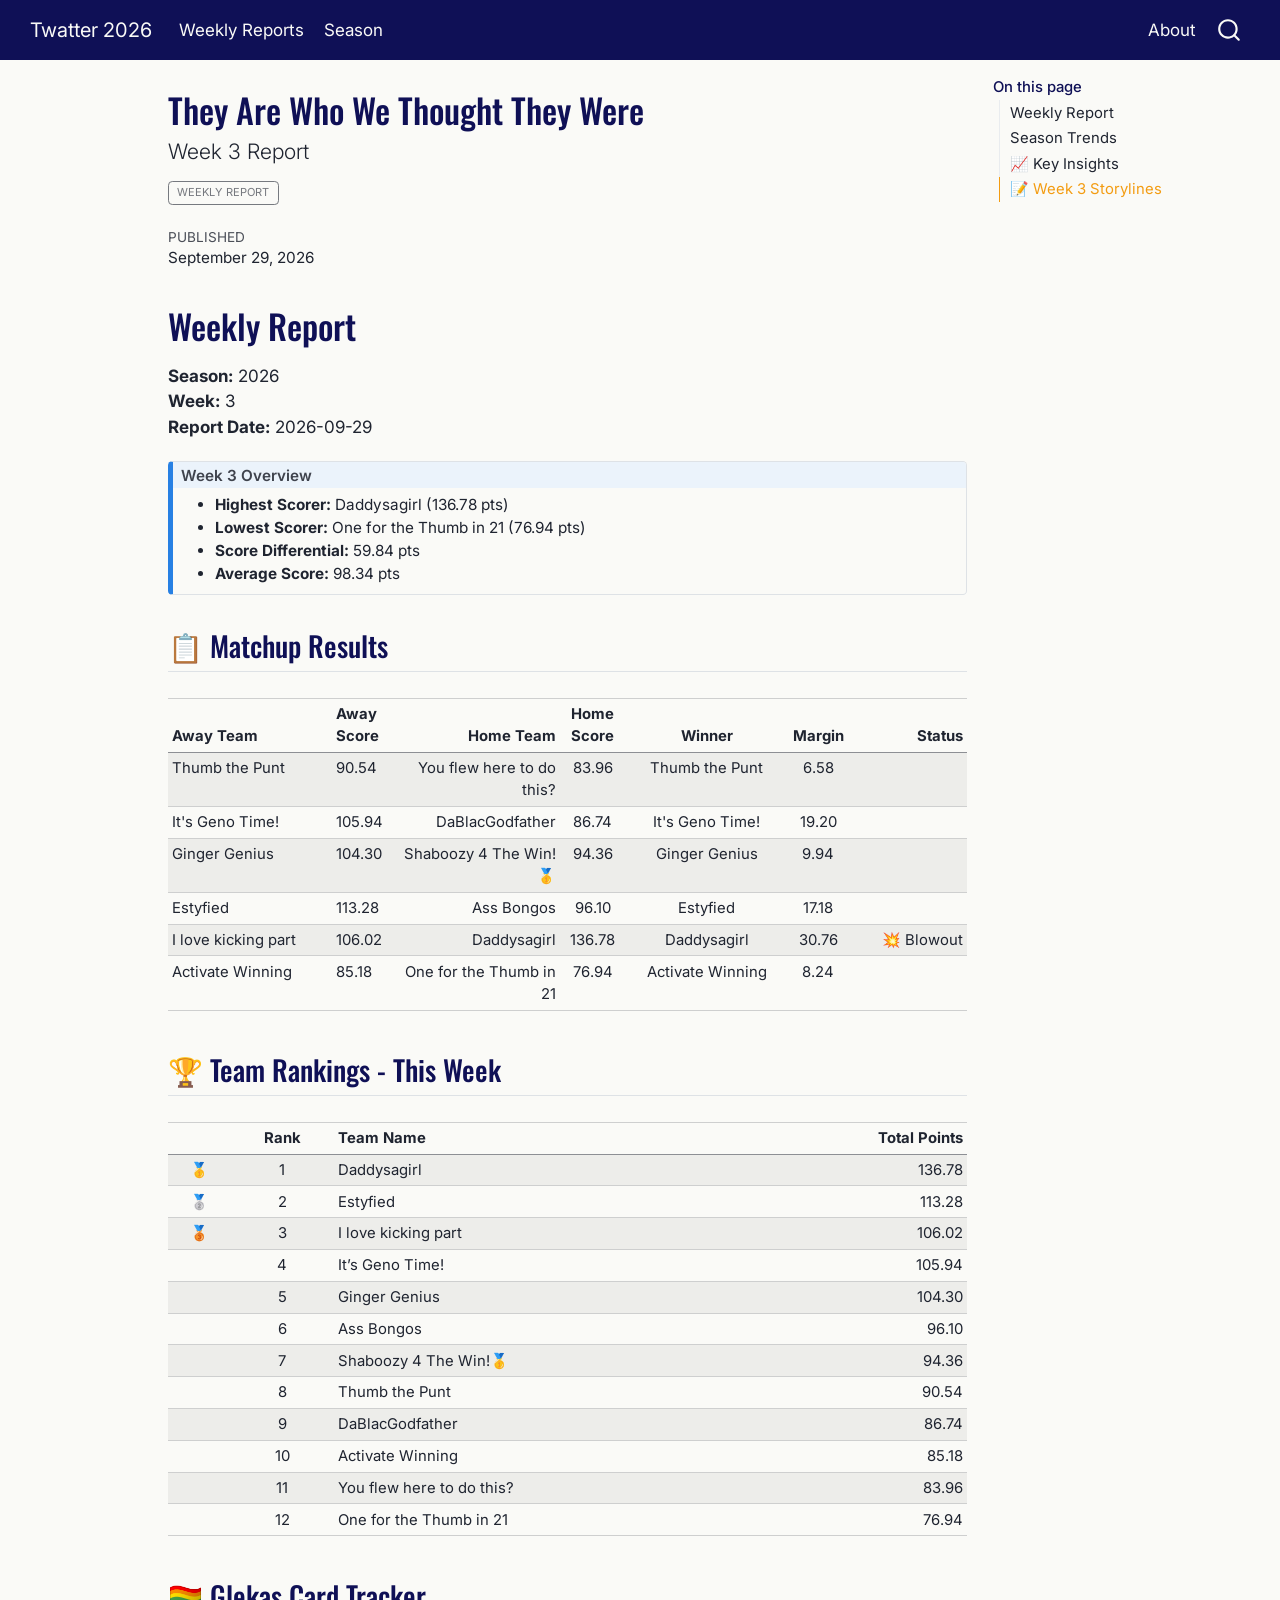
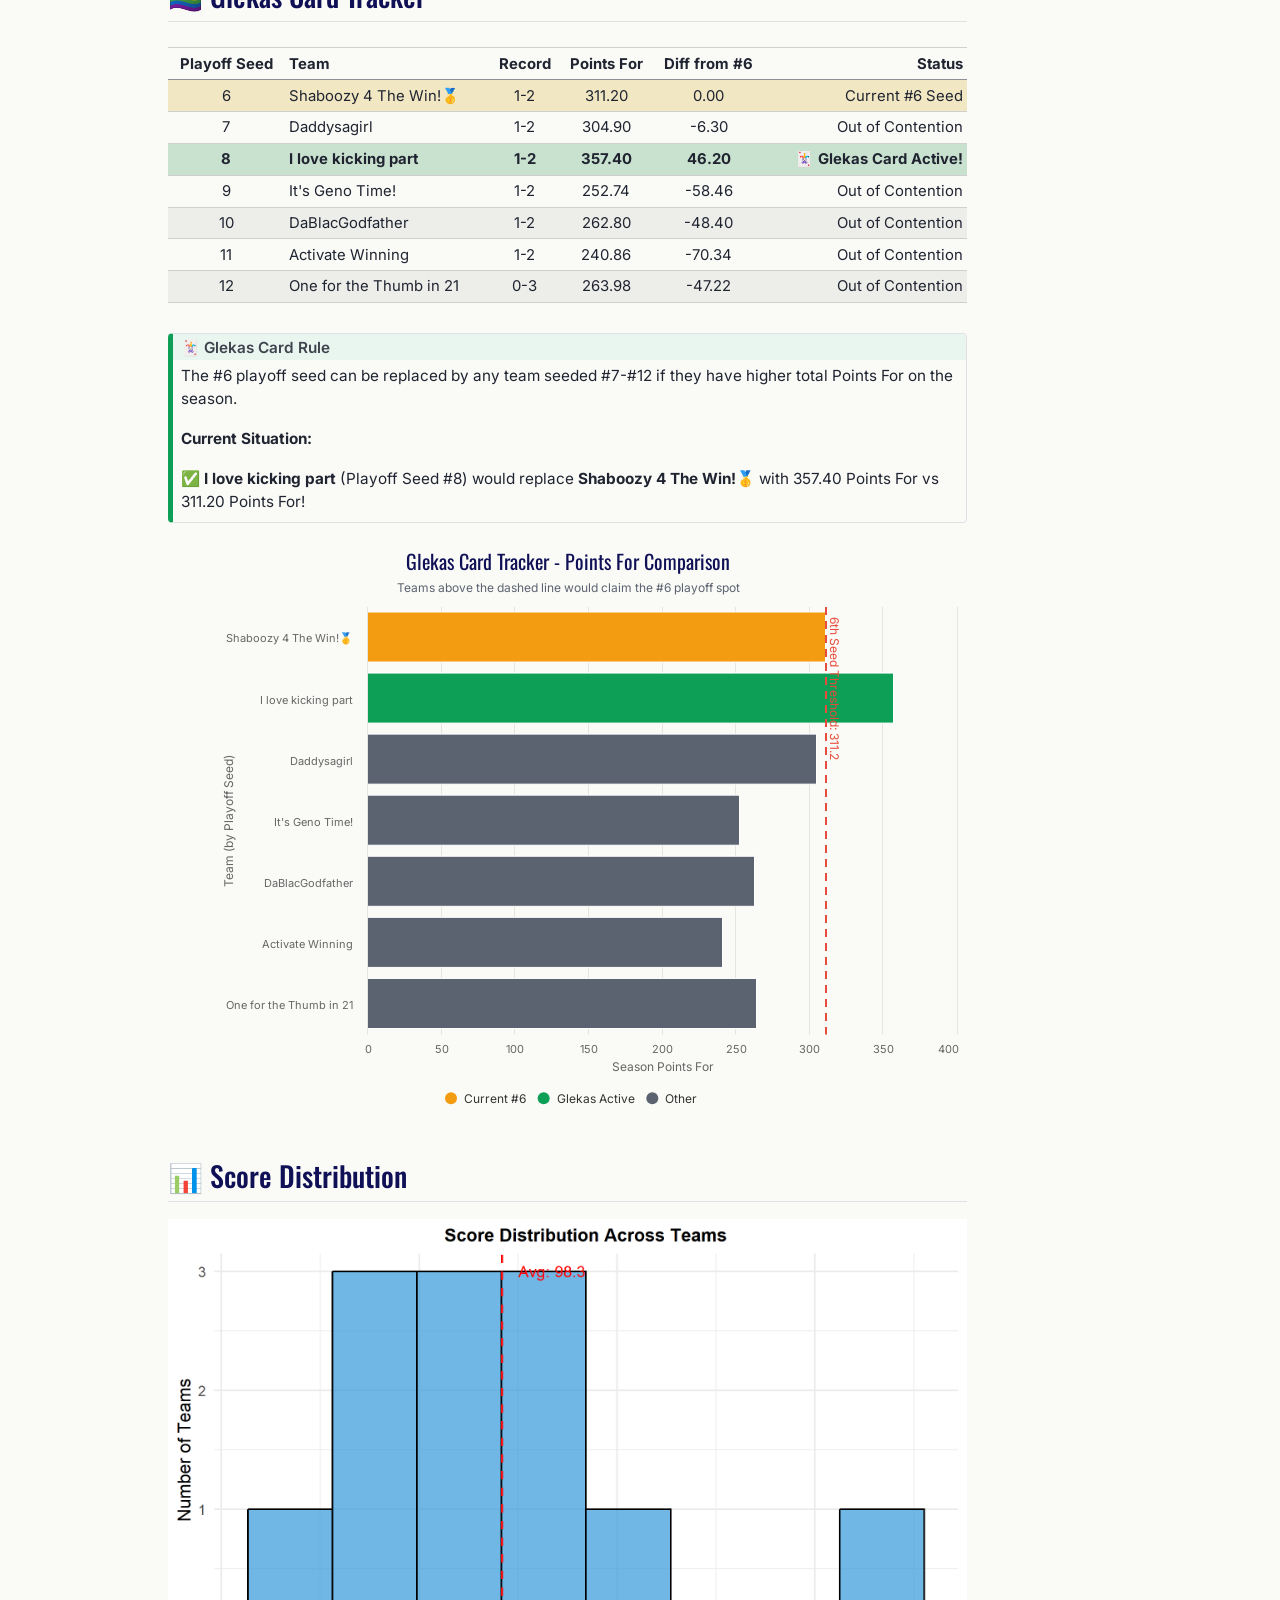
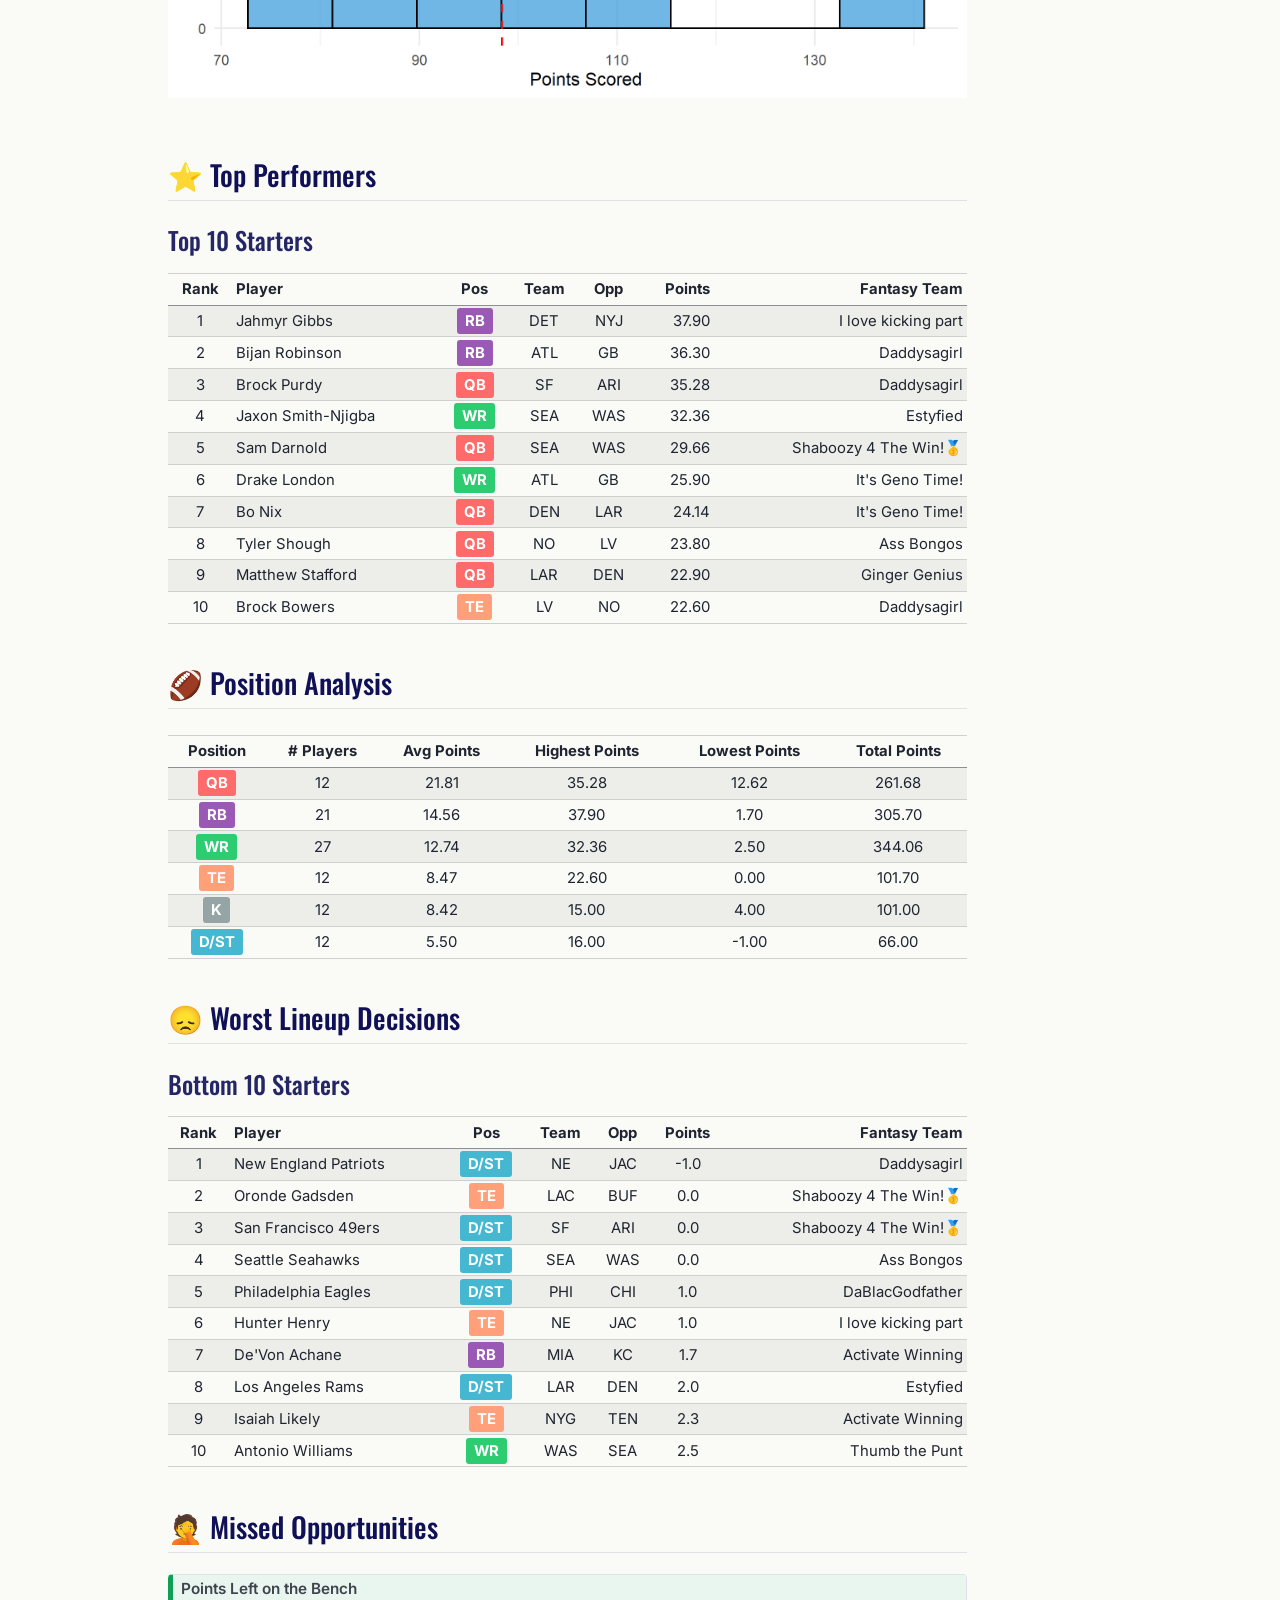
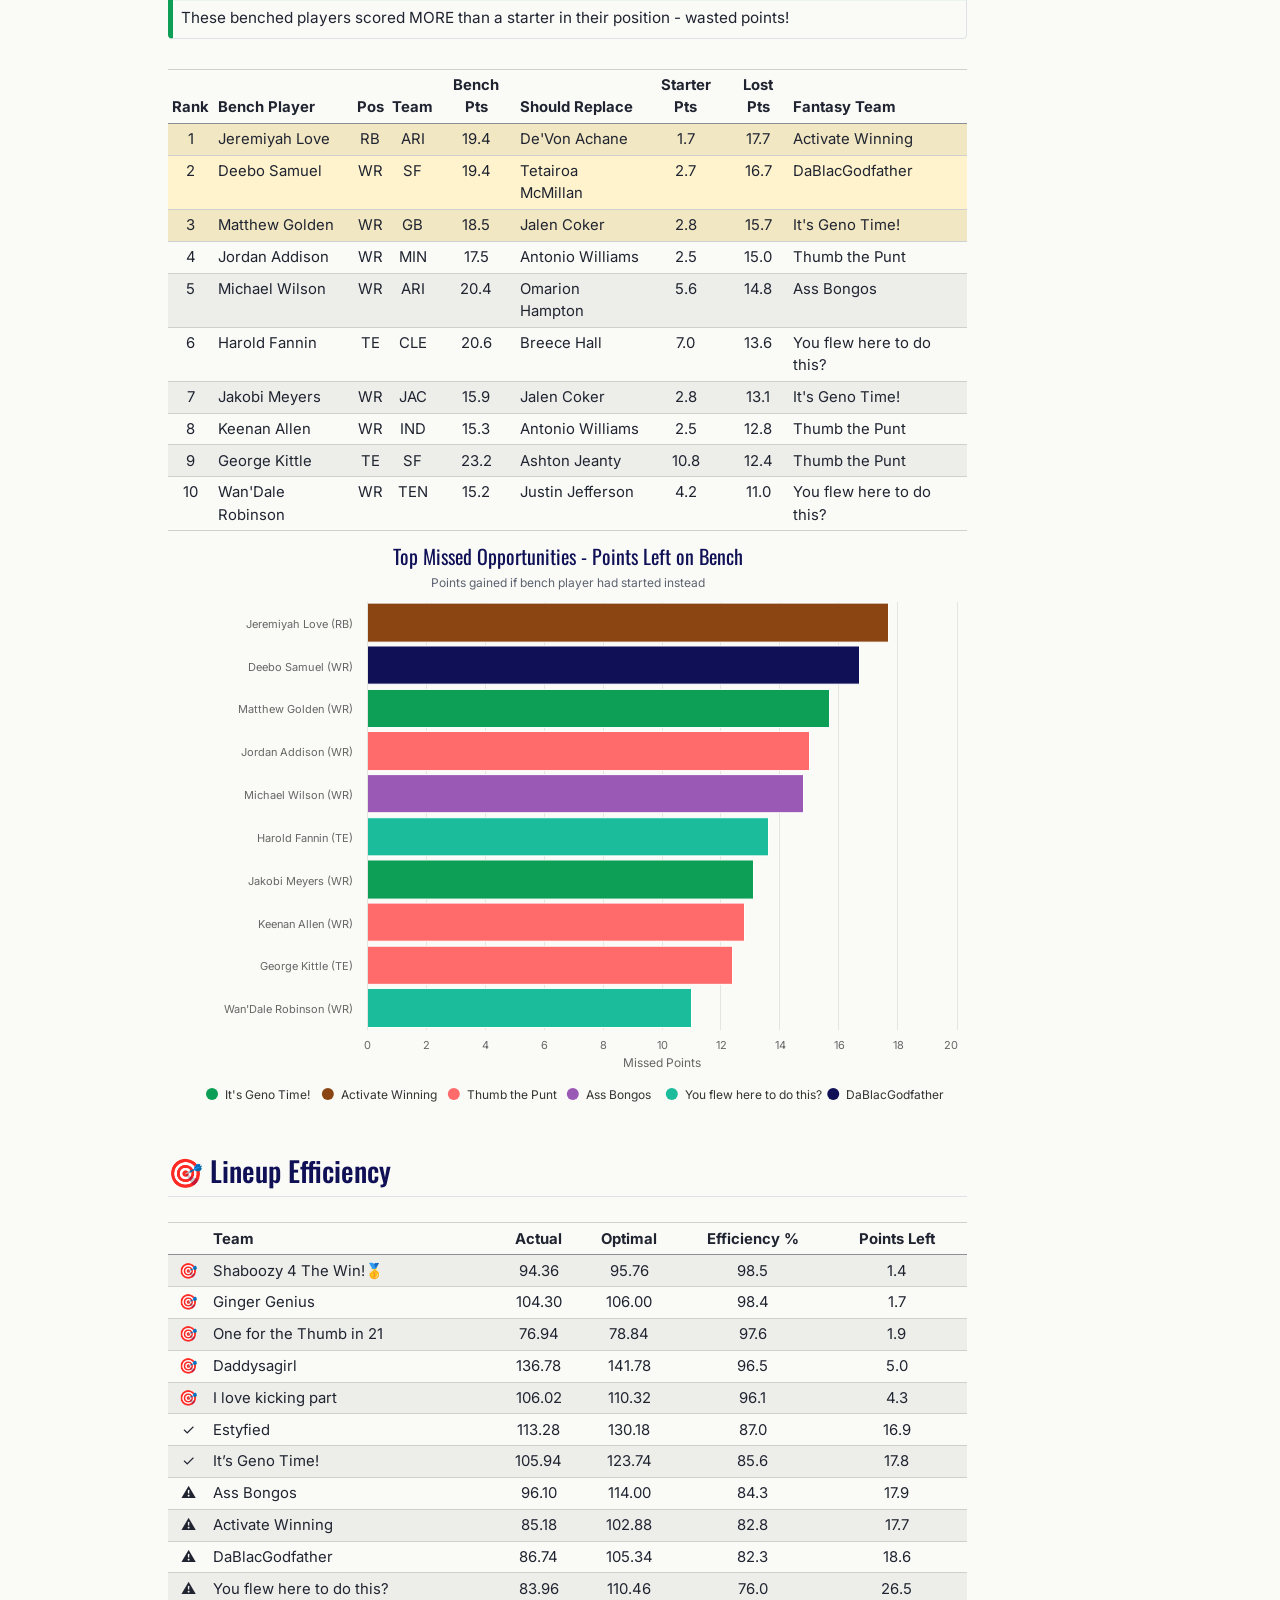
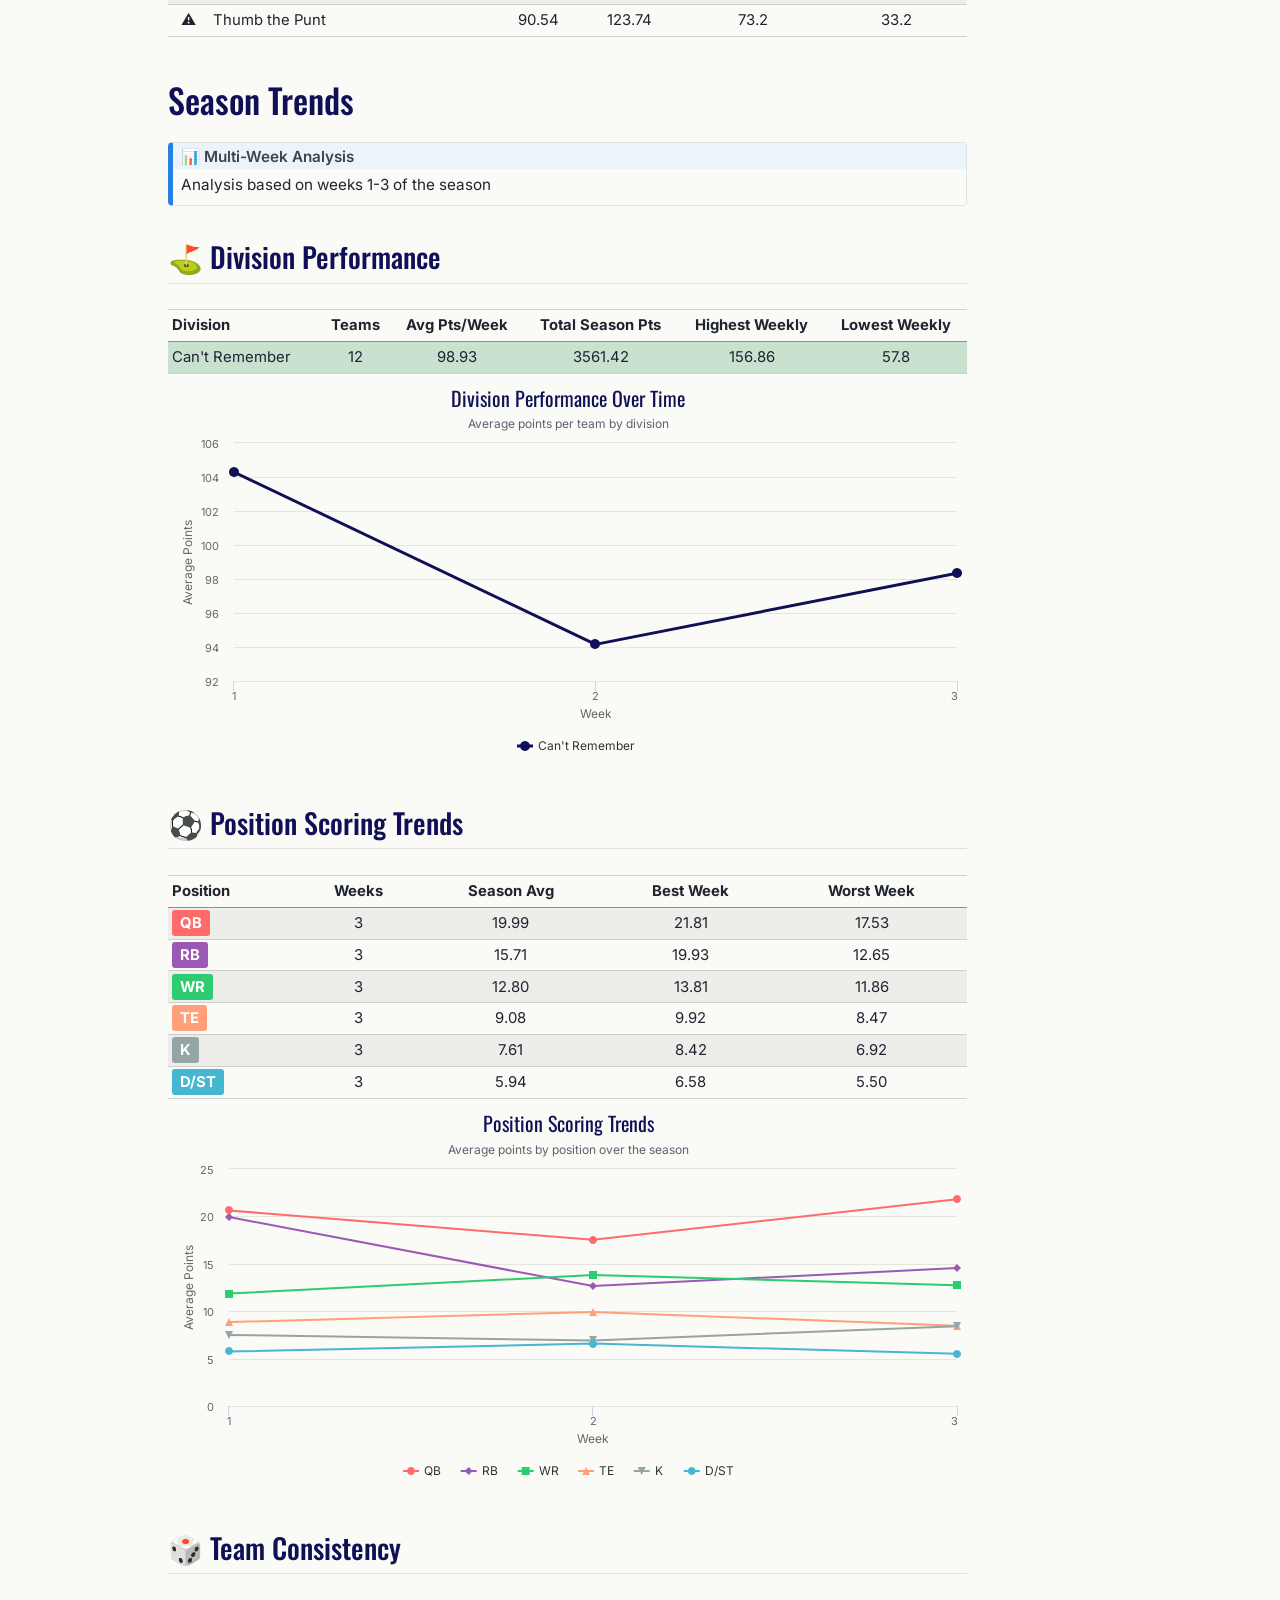
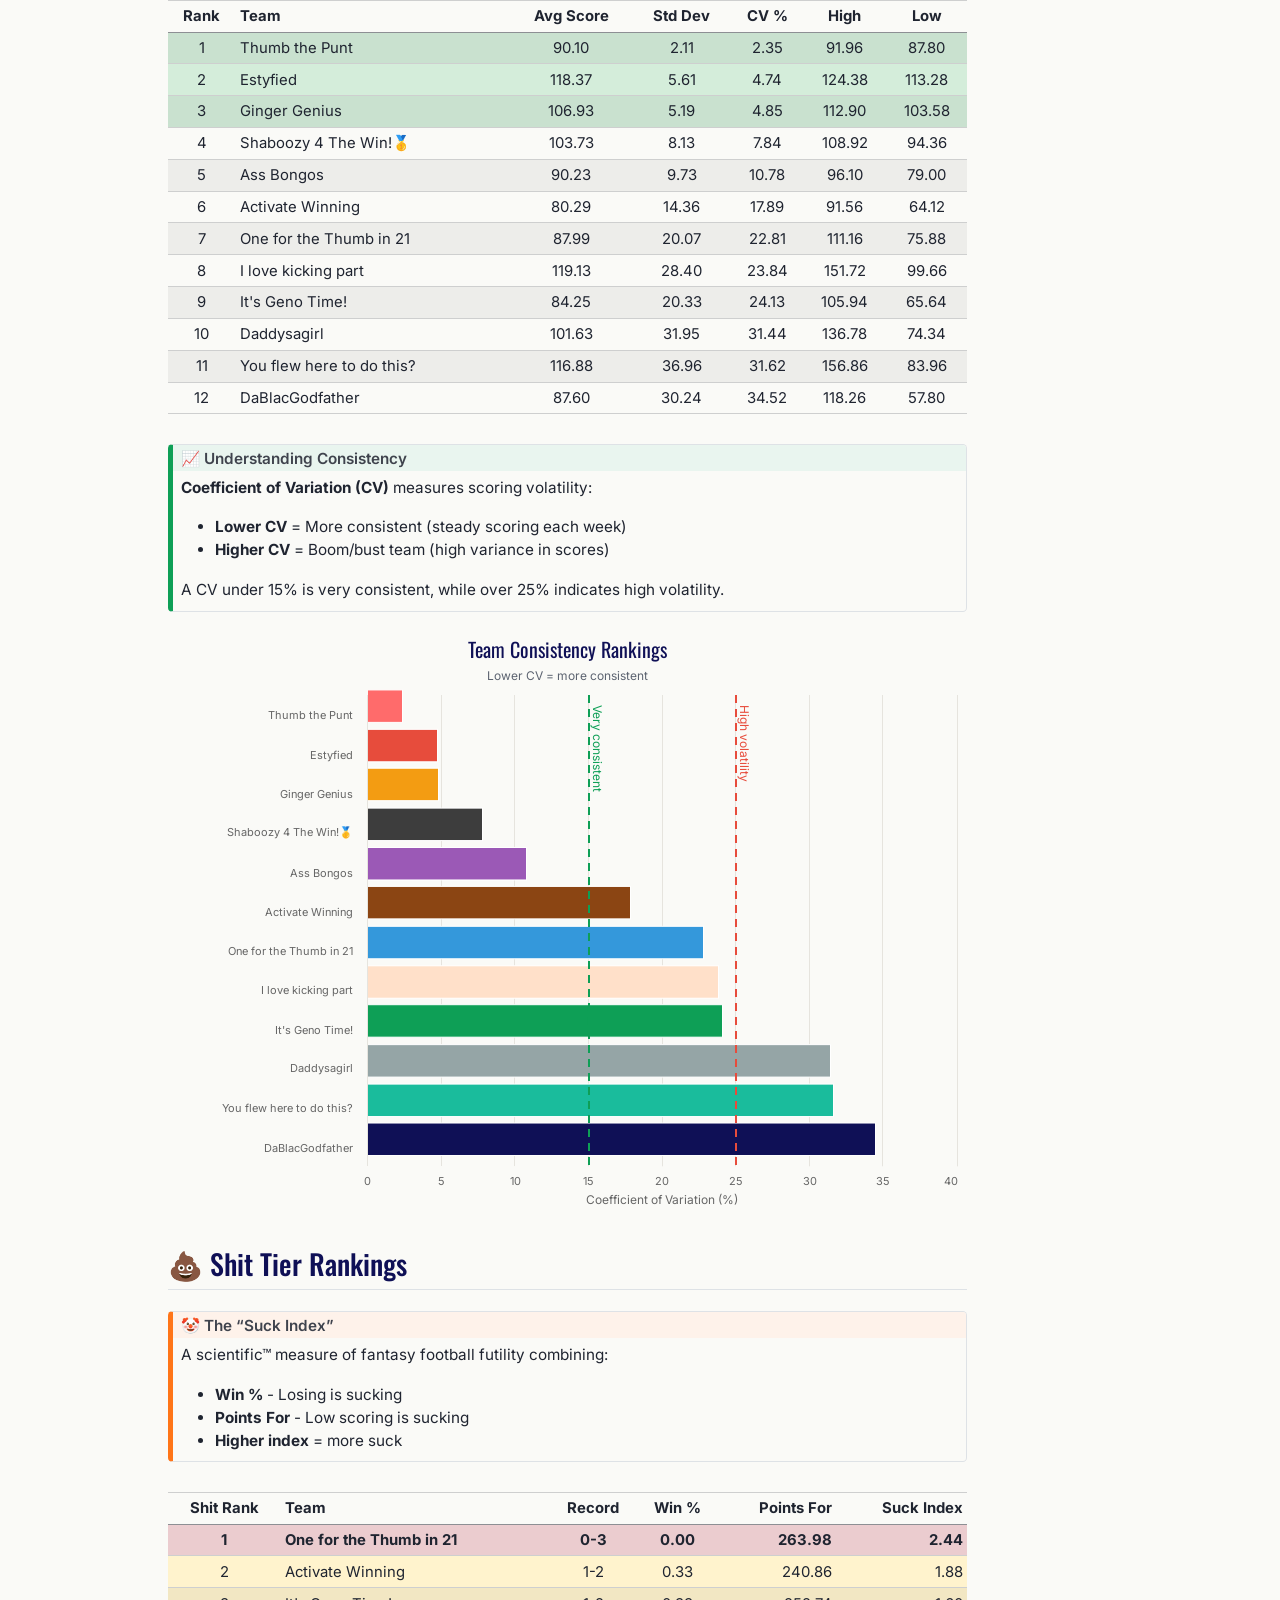
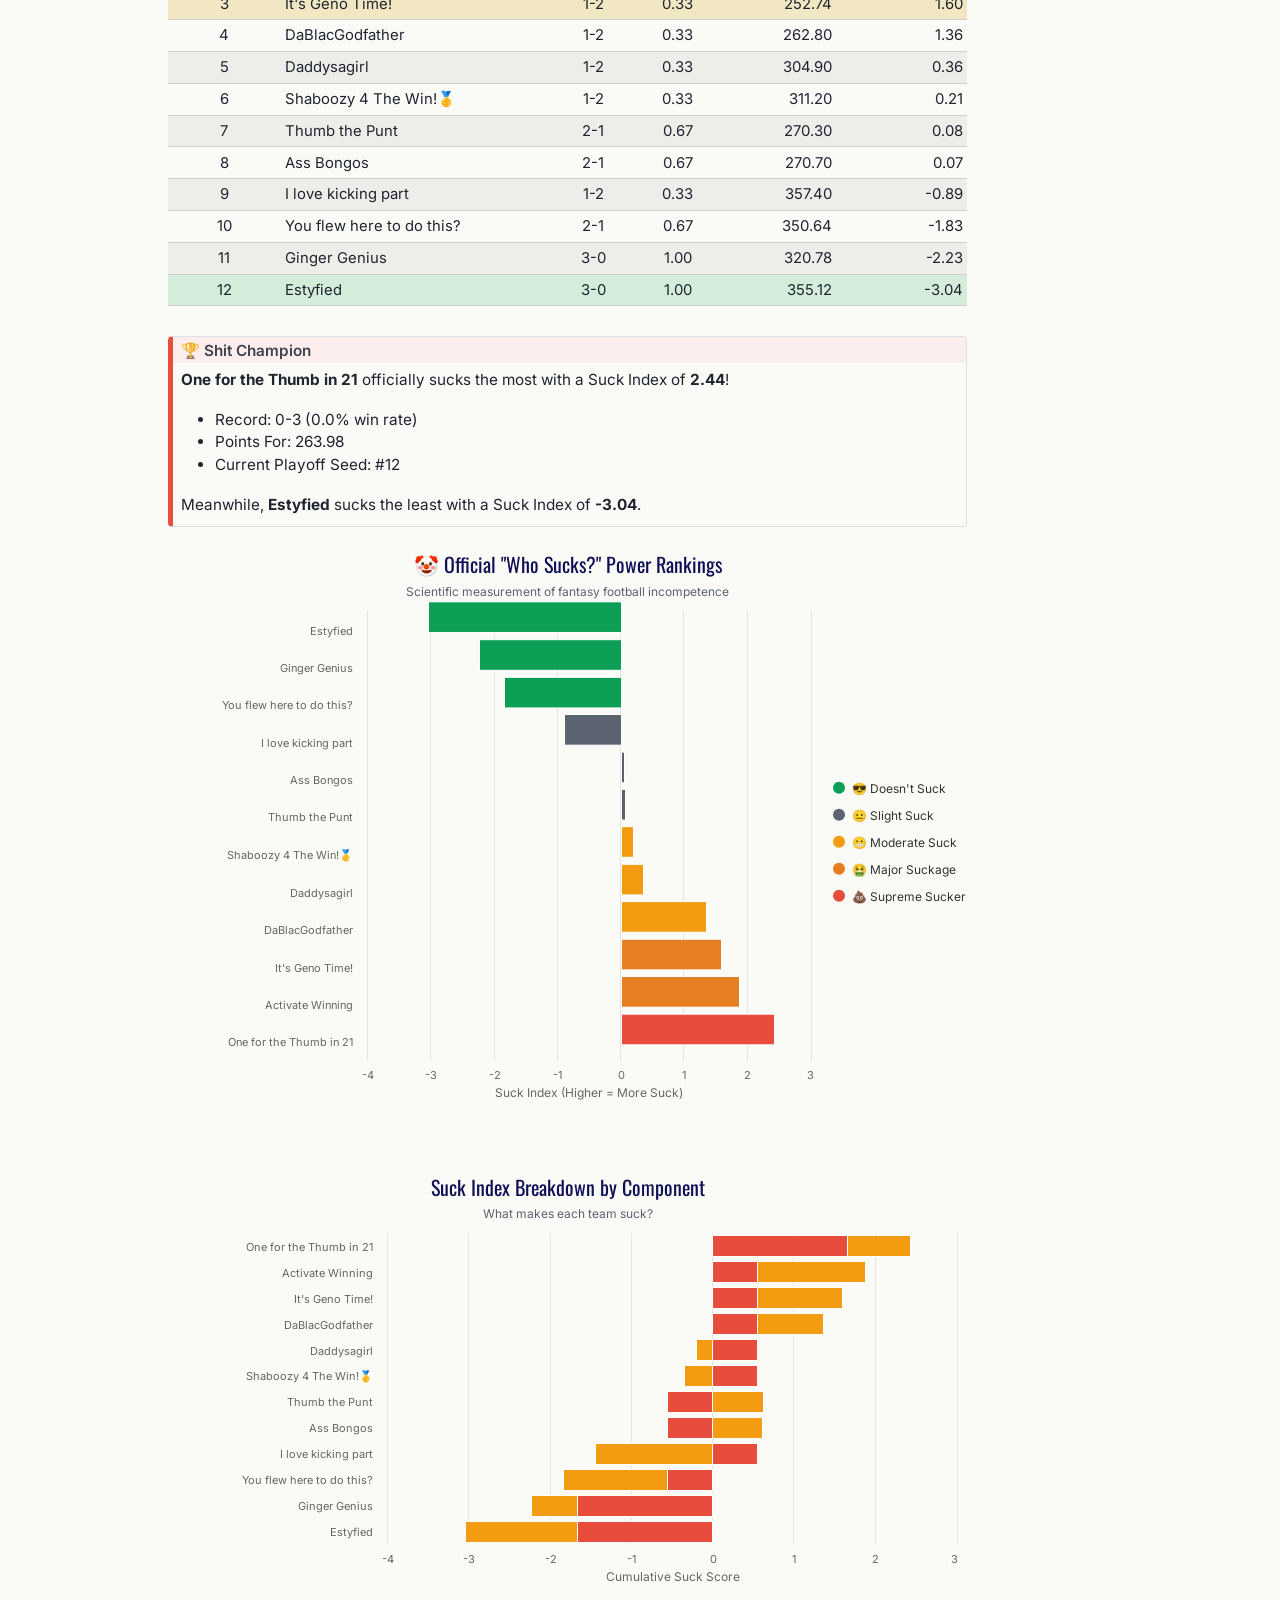
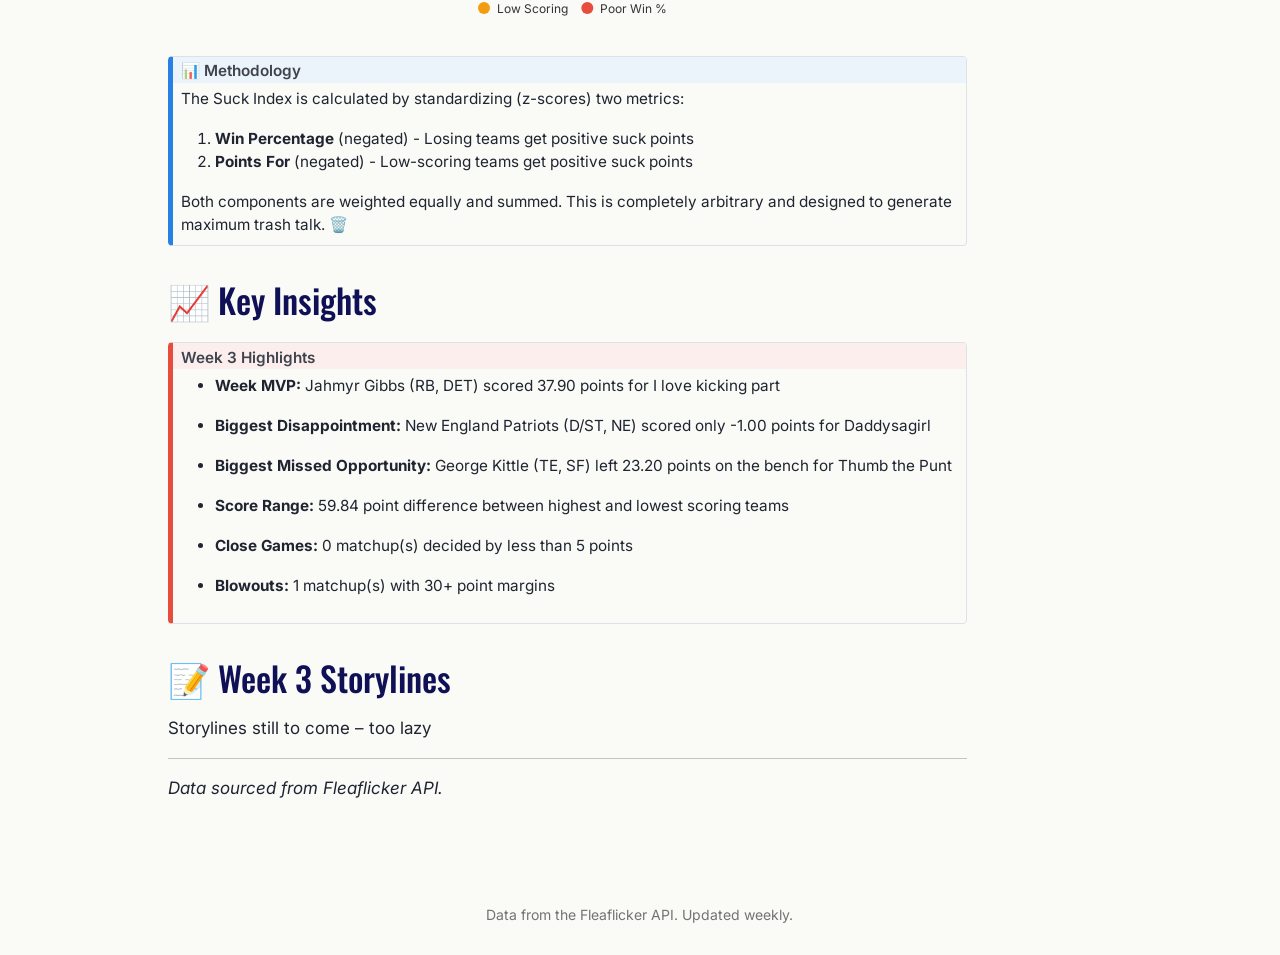
<file: posts/week-03/index.html>
<!DOCTYPE html>
<html xmlns="http://www.w3.org/1999/xhtml" lang="en" xml:lang="en"><head>

<meta charset="utf-8">
<meta name="generator" content="quarto-1.10.18">

<meta name="viewport" content="width=device-width, initial-scale=1.0, user-scalable=yes">

<meta name="dcterms.date" content="2026-09-29">

<title>They Are Who We Thought They Were – Twatter 2026</title>
<style>
/* Default styles provided by pandoc.
** See https://pandoc.org/MANUAL.html#variables-for-html for config info.
*/
span.smallcaps{font-variant: small-caps;}
div.columns{display: flex; gap: 1.5em;}
div.column{flex: auto;}
@media screen {
div.columns{gap: min(4vw, 1.5em);}
div.column{overflow-x: auto;}
}
div.hanging-indent{margin-left: 1.5em; text-indent: -1.5em;}
ul.task-list{list-style: none;}
ul.task-list li input[type="checkbox"] {
  width: 0.8em;
  margin: 0 0.8em 0.2em -1em; /* quarto-specific, see https://github.com/quarto-dev/quarto-cli/issues/4556 */ 
  vertical-align: middle;
}
</style>


<script src="../../site_libs/quarto-nav/quarto-nav.js"></script>
<script src="../../site_libs/quarto-nav/headroom.min.js"></script>
<script src="../../site_libs/clipboard/clipboard.min.js"></script>
<script src="../../site_libs/quarto-search/autocomplete.umd.js"></script>
<script src="../../site_libs/quarto-search/fuse.min.js"></script>
<script src="../../site_libs/quarto-search/quarto-search.js"></script>
<meta name="quarto:offset" content="../../">
<script src="../../site_libs/quarto-html/quarto.js" type="module"></script>
<script src="../../site_libs/quarto-html/tabsets/tabsets.js" type="module"></script>
<script src="../../site_libs/quarto-html/popper.min.js"></script>
<script src="../../site_libs/quarto-html/tippy.umd.min.js"></script>
<script src="../../site_libs/quarto-html/anchor.min.js"></script>
<link href="../../site_libs/quarto-html/tippy.css" rel="stylesheet">
<link href="../../site_libs/quarto-html/quarto-syntax-highlighting-9b13294eb98a7ccc9837366643235be5.css" rel="stylesheet" class="quarto-color-scheme" id="quarto-text-highlighting-styles">
<link href="../../site_libs/quarto-html/quarto-syntax-highlighting-dark-ad7a70ee837950f74c3137b2b7f1bb4b.css" rel="stylesheet" class="quarto-color-scheme quarto-color-alternate" id="quarto-text-highlighting-styles">
<link href="../../site_libs/quarto-html/quarto-syntax-highlighting-9b13294eb98a7ccc9837366643235be5.css" rel="stylesheet" class="quarto-color-scheme-extra" id="quarto-text-highlighting-styles">
<script src="../../site_libs/bootstrap/bootstrap.min.js"></script>
<link href="../../site_libs/bootstrap/bootstrap-icons.css" rel="stylesheet">
<link href="../../site_libs/bootstrap/bootstrap-7450d615c70748a52150618d260bbf7e.min.css" rel="stylesheet" append-hash="true" class="quarto-color-scheme" id="quarto-bootstrap" data-mode="light">
<link href="../../site_libs/bootstrap/bootstrap-dark-e02fdaf198e7e986d20ab5b146798e0c.min.css" rel="stylesheet" append-hash="true" class="quarto-color-scheme quarto-color-alternate" id="quarto-bootstrap" data-mode="light">
<link href="../../site_libs/bootstrap/bootstrap-7450d615c70748a52150618d260bbf7e.min.css" rel="stylesheet" append-hash="true" class="quarto-color-scheme-extra" id="quarto-bootstrap" data-mode="light">
<script id="quarto-search-options" type="application/json">{
  "location": "navbar",
  "copy-button": false,
  "collapse-after": 3,
  "panel-placement": "end",
  "type": "overlay",
  "limit": 50,
  "keyboard-shortcut": [
    "f",
    "/",
    "s"
  ],
  "show-item-context": false,
  "language": {
    "search-no-results-text": "No results",
    "search-matching-documents-text": "matching documents",
    "search-copy-link-title": "Copy link to search",
    "search-hide-matches-text": "Hide additional matches",
    "search-more-match-text": "more match in this document",
    "search-more-matches-text": "more matches in this document",
    "search-clear-button-title": "Clear",
    "search-text-placeholder": "",
    "search-detached-cancel-button-title": "Cancel",
    "search-submit-button-title": "Submit",
    "search-label": "Search"
  }
}</script>
<script src="../../site_libs/kePrint-0.0.1/kePrint.js"></script>

<link href="../../site_libs/lightable-0.0.1/lightable.css" rel="stylesheet">

<script src="../../site_libs/htmlwidgets-1.6.4/htmlwidgets.js"></script>

<script src="../../site_libs/jquery-3.5.1/jquery.min.js"></script>

<script src="../../site_libs/proj4js-2.3.15/proj4.js"></script>

<link href="../../site_libs/highcharts-9.3.1/css/motion.css" rel="stylesheet">

<script src="../../site_libs/highcharts-9.3.1/highcharts.js"></script>

<script src="../../site_libs/highcharts-9.3.1/highcharts-3d.js"></script>

<script src="../../site_libs/highcharts-9.3.1/highcharts-more.js"></script>

<script src="../../site_libs/highcharts-9.3.1/modules/stock.js"></script>

<script src="../../site_libs/highcharts-9.3.1/modules/map.js"></script>

<script src="../../site_libs/highcharts-9.3.1/modules/data.js"></script>

<script src="../../site_libs/highcharts-9.3.1/modules/exporting.js"></script>

<script src="../../site_libs/highcharts-9.3.1/modules/offline-exporting.js"></script>

<script src="../../site_libs/highcharts-9.3.1/modules/drilldown.js"></script>

<script src="../../site_libs/highcharts-9.3.1/modules/item-series.js"></script>

<script src="../../site_libs/highcharts-9.3.1/modules/overlapping-datalabels.js"></script>

<script src="../../site_libs/highcharts-9.3.1/modules/annotations.js"></script>

<script src="../../site_libs/highcharts-9.3.1/modules/export-data.js"></script>

<script src="../../site_libs/highcharts-9.3.1/modules/funnel.js"></script>

<script src="../../site_libs/highcharts-9.3.1/modules/heatmap.js"></script>

<script src="../../site_libs/highcharts-9.3.1/modules/treemap.js"></script>

<script src="../../site_libs/highcharts-9.3.1/modules/sankey.js"></script>

<script src="../../site_libs/highcharts-9.3.1/modules/dependency-wheel.js"></script>

<script src="../../site_libs/highcharts-9.3.1/modules/organization.js"></script>

<script src="../../site_libs/highcharts-9.3.1/modules/solid-gauge.js"></script>

<script src="../../site_libs/highcharts-9.3.1/modules/streamgraph.js"></script>

<script src="../../site_libs/highcharts-9.3.1/modules/sunburst.js"></script>

<script src="../../site_libs/highcharts-9.3.1/modules/vector.js"></script>

<script src="../../site_libs/highcharts-9.3.1/modules/wordcloud.js"></script>

<script src="../../site_libs/highcharts-9.3.1/modules/xrange.js"></script>

<script src="../../site_libs/highcharts-9.3.1/modules/tilemap.js"></script>

<script src="../../site_libs/highcharts-9.3.1/modules/venn.js"></script>

<script src="../../site_libs/highcharts-9.3.1/modules/gantt.js"></script>

<script src="../../site_libs/highcharts-9.3.1/modules/timeline.js"></script>

<script src="../../site_libs/highcharts-9.3.1/modules/parallel-coordinates.js"></script>

<script src="../../site_libs/highcharts-9.3.1/modules/bullet.js"></script>

<script src="../../site_libs/highcharts-9.3.1/modules/coloraxis.js"></script>

<script src="../../site_libs/highcharts-9.3.1/modules/dumbbell.js"></script>

<script src="../../site_libs/highcharts-9.3.1/modules/lollipop.js"></script>

<script src="../../site_libs/highcharts-9.3.1/modules/series-label.js"></script>

<script src="../../site_libs/highcharts-9.3.1/plugins/motion.js"></script>

<script src="../../site_libs/highcharts-9.3.1/custom/reset.js"></script>

<script src="../../site_libs/highcharts-9.3.1/modules/boost.js"></script>

<script src="../../site_libs/highchart-binding-0.9.5/highchart.js"></script>

<link href="../../site_libs/htmltools-fill-0.5.9/fill.css" rel="stylesheet">



<link rel="stylesheet" href="../../styles.css">
</head>

<body class="nav-fixed quarto-light">

<div id="quarto-search-results"></div>
  <header id="quarto-header" class="headroom fixed-top">
    <nav class="navbar navbar-expand-lg " data-bs-theme="dark">
      <div class="navbar-container container-fluid">
      <div class="navbar-brand-container mx-auto">
    <a class="navbar-brand" href="../../index.html">
    <span class="navbar-title">Twatter 2026</span>
    </a>
  </div>
            <div id="quarto-search" class="" title="Search"></div>
          <button class="navbar-toggler" type="button" data-bs-toggle="collapse" data-bs-target="#navbarCollapse" aria-controls="navbarCollapse" role="menu" aria-expanded="false" aria-label="Toggle navigation" onclick="if (window.quartoToggleHeadroom) { window.quartoToggleHeadroom(); }">
  <span class="navbar-toggler-icon"></span>
</button>
          <div class="collapse navbar-collapse" id="navbarCollapse">
            <ul class="navbar-nav navbar-nav-scroll me-auto">
  <li class="nav-item">
    <a class="nav-link" href="../../index.html"> 
<span class="menu-text">Weekly Reports</span></a>
  </li>  
  <li class="nav-item">
    <a class="nav-link" href="../../season.html"> 
<span class="menu-text">Season</span></a>
  </li>  
</ul>
            <ul class="navbar-nav navbar-nav-scroll ms-auto">
  <li class="nav-item">
    <a class="nav-link" href="../../about.html"> 
<span class="menu-text">About</span></a>
  </li>  
</ul>
          </div> <!-- /navcollapse -->
            <div class="quarto-navbar-tools">
</div>
      </div> <!-- /container-fluid -->
    </nav>
</header>
<!-- content -->
<div id="quarto-content" class="quarto-container page-columns page-rows-contents page-layout-article page-navbar">
<!-- sidebar -->
<!-- margin-sidebar -->
    <div id="quarto-margin-sidebar" class="sidebar margin-sidebar">
        <nav id="TOC" role="doc-toc" class="toc-active">
    <h2 id="toc-title">On this page</h2>
   
  <ul class="collapse">
  <li><a href="#weekly-report" id="toc-weekly-report" class="nav-link active" data-scroll-target="#weekly-report">Weekly Report</a>
  <ul class="collapse">
  <li><a href="#matchup-results" id="toc-matchup-results" class="nav-link" data-scroll-target="#matchup-results">📋 Matchup Results</a></li>
  <li><a href="#team-rankings---this-week" id="toc-team-rankings---this-week" class="nav-link" data-scroll-target="#team-rankings---this-week">🏆 Team Rankings - This Week</a></li>
  <li><a href="#glekas-card-tracker" id="toc-glekas-card-tracker" class="nav-link" data-scroll-target="#glekas-card-tracker">🏳️‍🌈 Glekas Card Tracker</a></li>
  <li><a href="#score-distribution" id="toc-score-distribution" class="nav-link" data-scroll-target="#score-distribution">📊 Score Distribution</a></li>
  <li><a href="#top-performers" id="toc-top-performers" class="nav-link" data-scroll-target="#top-performers">⭐ Top Performers</a></li>
  <li><a href="#position-analysis" id="toc-position-analysis" class="nav-link" data-scroll-target="#position-analysis">🏈 Position Analysis</a></li>
  <li><a href="#worst-lineup-decisions" id="toc-worst-lineup-decisions" class="nav-link" data-scroll-target="#worst-lineup-decisions">😞 Worst Lineup Decisions</a></li>
  <li><a href="#missed-opportunities" id="toc-missed-opportunities" class="nav-link" data-scroll-target="#missed-opportunities">🤦 Missed Opportunities</a></li>
  <li><a href="#lineup-efficiency" id="toc-lineup-efficiency" class="nav-link" data-scroll-target="#lineup-efficiency">🎯 Lineup Efficiency</a></li>
  </ul></li>
  <li><a href="#season-trends" id="toc-season-trends" class="nav-link" data-scroll-target="#season-trends">Season Trends</a>
  <ul class="collapse">
  <li><a href="#division-performance" id="toc-division-performance" class="nav-link" data-scroll-target="#division-performance">⛳ Division Performance</a></li>
  <li><a href="#position-scoring-trends" id="toc-position-scoring-trends" class="nav-link" data-scroll-target="#position-scoring-trends">⚽ Position Scoring Trends</a></li>
  <li><a href="#team-consistency" id="toc-team-consistency" class="nav-link" data-scroll-target="#team-consistency">🎲 Team Consistency</a></li>
  <li><a href="#shit-tier-rankings" id="toc-shit-tier-rankings" class="nav-link" data-scroll-target="#shit-tier-rankings">💩 Shit Tier Rankings</a></li>
  </ul></li>
  <li><a href="#key-insights" id="toc-key-insights" class="nav-link" data-scroll-target="#key-insights">📈 Key Insights</a></li>
  <li><a href="#week-3-storylines" id="toc-week-3-storylines" class="nav-link" data-scroll-target="#week-3-storylines">📝 Week 3 Storylines</a></li>
  </ul>
</nav>
    </div>
<!-- main -->
<main class="content" id="quarto-document-content">

<header id="title-block-header" class="quarto-title-block default">
<div class="quarto-title">
<h1 class="title">They Are Who We Thought They Were</h1>
<p class="subtitle lead">Week 3 Report</p>
  <div class="quarto-categories">
    <div class="quarto-category">weekly report</div>
  </div>
  </div>



<div class="quarto-title-meta">

    
    <div>
    <div class="quarto-title-meta-heading">Published</div>
    <div class="quarto-title-meta-contents">
      <p class="date">September 29, 2026</p>
    </div>
  </div>
  
    
  </div>
  


</header>


<section id="weekly-report" class="level1">
<h1>Weekly Report</h1>
<p><strong>Season:</strong> 2026<br>
<strong>Week:</strong> 3<br>
<strong>Report Date:</strong> 2026-09-29</p>
<div class="callout callout-style-default callout-note no-icon callout-titled">
<div class="callout-header d-flex align-content-center">
<div class="callout-icon-container">
<i class="callout-icon no-icon"></i>
</div>
<div class="callout-title-container flex-fill">
<span class="screen-reader-only">Note</span>Week 3 Overview
</div>
</div>
<div class="callout-body-container callout-body">
<ul>
<li><strong>Highest Scorer:</strong> Daddysagirl (136.78 pts)</li>
<li><strong>Lowest Scorer:</strong> One for the Thumb in 21 (76.94 pts)</li>
<li><strong>Score Differential:</strong> 59.84 pts</li>
<li><strong>Average Score:</strong> 98.34 pts</li>
</ul>
</div>
</div>
<section id="matchup-results" class="level2">
<h2 class="anchored" data-anchor-id="matchup-results">📋 Matchup Results</h2>
<div class="cell">
<div class="cell-output-display">
<table class="caption-top table table-sm table-striped small">
<thead>
<tr class="header">
<th style="text-align: left;" data-quarto-table-cell-role="th">Away Team</th>
<th style="text-align: left;" data-quarto-table-cell-role="th">Away Score</th>
<th style="text-align: right;" data-quarto-table-cell-role="th">Home Team</th>
<th style="text-align: center;" data-quarto-table-cell-role="th">Home Score</th>
<th style="text-align: center;" data-quarto-table-cell-role="th">Winner</th>
<th style="text-align: center;" data-quarto-table-cell-role="th">Margin</th>
<th style="text-align: right;" data-quarto-table-cell-role="th">Status</th>
</tr>
</thead>
<tbody>
<tr class="odd">
<td style="text-align: left; width: 11em;">Thumb the Punt</td>
<td style="text-align: left;">90.54</td>
<td style="text-align: right; width: 11em;">You flew here to do this?</td>
<td style="text-align: center;">83.96</td>
<td style="text-align: center; width: 11em;">Thumb the Punt</td>
<td style="text-align: center;">6.58</td>
<td style="text-align: right; width: 8em;"></td>
</tr>
<tr class="even">
<td style="text-align: left; width: 11em;">It's Geno Time!</td>
<td style="text-align: left;">105.94</td>
<td style="text-align: right; width: 11em;">DaBlacGodfather</td>
<td style="text-align: center;">86.74</td>
<td style="text-align: center; width: 11em;">It's Geno Time!</td>
<td style="text-align: center;">19.20</td>
<td style="text-align: right; width: 8em;"></td>
</tr>
<tr class="odd">
<td style="text-align: left; width: 11em;">Ginger Genius</td>
<td style="text-align: left;">104.30</td>
<td style="text-align: right; width: 11em;">Shaboozy 4 The Win!🥇</td>
<td style="text-align: center;">94.36</td>
<td style="text-align: center; width: 11em;">Ginger Genius</td>
<td style="text-align: center;">9.94</td>
<td style="text-align: right; width: 8em;"></td>
</tr>
<tr class="even">
<td style="text-align: left; width: 11em;">Estyfied</td>
<td style="text-align: left;">113.28</td>
<td style="text-align: right; width: 11em;">Ass Bongos</td>
<td style="text-align: center;">96.10</td>
<td style="text-align: center; width: 11em;">Estyfied</td>
<td style="text-align: center;">17.18</td>
<td style="text-align: right; width: 8em;"></td>
</tr>
<tr class="odd">
<td style="text-align: left; width: 11em;">I love kicking part</td>
<td style="text-align: left;">106.02</td>
<td style="text-align: right; width: 11em;">Daddysagirl</td>
<td style="text-align: center;">136.78</td>
<td style="text-align: center; width: 11em;">Daddysagirl</td>
<td style="text-align: center;">30.76</td>
<td style="text-align: right; width: 8em;">💥 Blowout</td>
</tr>
<tr class="even">
<td style="text-align: left; width: 11em;">Activate Winning</td>
<td style="text-align: left;">85.18</td>
<td style="text-align: right; width: 11em;">One for the Thumb in 21</td>
<td style="text-align: center;">76.94</td>
<td style="text-align: center; width: 11em;">Activate Winning</td>
<td style="text-align: center;">8.24</td>
<td style="text-align: right; width: 8em;"></td>
</tr>
</tbody>
</table>
</div>
</div>
</section>
<section id="team-rankings---this-week" class="level2">
<h2 class="anchored" data-anchor-id="team-rankings---this-week">🏆 Team Rankings - This Week</h2>
<div class="cell">
<div class="cell-output-display">
<table class="caption-top table table-sm table-striped small">
<thead>
<tr class="header">
<th style="text-align: center;"></th>
<th style="text-align: center;">Rank</th>
<th style="text-align: left;">Team Name</th>
<th style="text-align: right;">Total Points</th>
</tr>
</thead>
<tbody>
<tr class="odd">
<td style="text-align: center;">🥇</td>
<td style="text-align: center;">1</td>
<td style="text-align: left;">Daddysagirl</td>
<td style="text-align: right;">136.78</td>
</tr>
<tr class="even">
<td style="text-align: center;">🥈</td>
<td style="text-align: center;">2</td>
<td style="text-align: left;">Estyfied</td>
<td style="text-align: right;">113.28</td>
</tr>
<tr class="odd">
<td style="text-align: center;">🥉</td>
<td style="text-align: center;">3</td>
<td style="text-align: left;">I love kicking part</td>
<td style="text-align: right;">106.02</td>
</tr>
<tr class="even">
<td style="text-align: center;"></td>
<td style="text-align: center;">4</td>
<td style="text-align: left;">It’s Geno Time!</td>
<td style="text-align: right;">105.94</td>
</tr>
<tr class="odd">
<td style="text-align: center;"></td>
<td style="text-align: center;">5</td>
<td style="text-align: left;">Ginger Genius</td>
<td style="text-align: right;">104.30</td>
</tr>
<tr class="even">
<td style="text-align: center;"></td>
<td style="text-align: center;">6</td>
<td style="text-align: left;">Ass Bongos</td>
<td style="text-align: right;">96.10</td>
</tr>
<tr class="odd">
<td style="text-align: center;"></td>
<td style="text-align: center;">7</td>
<td style="text-align: left;">Shaboozy 4 The Win!🥇</td>
<td style="text-align: right;">94.36</td>
</tr>
<tr class="even">
<td style="text-align: center;"></td>
<td style="text-align: center;">8</td>
<td style="text-align: left;">Thumb the Punt</td>
<td style="text-align: right;">90.54</td>
</tr>
<tr class="odd">
<td style="text-align: center;"></td>
<td style="text-align: center;">9</td>
<td style="text-align: left;">DaBlacGodfather</td>
<td style="text-align: right;">86.74</td>
</tr>
<tr class="even">
<td style="text-align: center;"></td>
<td style="text-align: center;">10</td>
<td style="text-align: left;">Activate Winning</td>
<td style="text-align: right;">85.18</td>
</tr>
<tr class="odd">
<td style="text-align: center;"></td>
<td style="text-align: center;">11</td>
<td style="text-align: left;">You flew here to do this?</td>
<td style="text-align: right;">83.96</td>
</tr>
<tr class="even">
<td style="text-align: center;"></td>
<td style="text-align: center;">12</td>
<td style="text-align: left;">One for the Thumb in 21</td>
<td style="text-align: right;">76.94</td>
</tr>
</tbody>
</table>
</div>
</div>
</section>
<section id="glekas-card-tracker" class="level2">
<h2 class="anchored" data-anchor-id="glekas-card-tracker">🏳️‍🌈 Glekas Card Tracker</h2>
<div class="cell">
<div class="cell-output-display">
<table class="table table-striped table-hover caption-top table-sm small">
<thead>
<tr class="header">
<th style="text-align: center;" data-quarto-table-cell-role="th">Playoff Seed</th>
<th style="text-align: left;" data-quarto-table-cell-role="th">Team</th>
<th style="text-align: center;" data-quarto-table-cell-role="th">Record</th>
<th style="text-align: center;" data-quarto-table-cell-role="th">Points For</th>
<th style="text-align: center;" data-quarto-table-cell-role="th">Diff from #6</th>
<th style="text-align: right;" data-quarto-table-cell-role="th">Status</th>
</tr>
</thead>
<tbody>
<tr class="odd">
<td style="text-align: center; background-color: rgba(255, 243, 205, 1) !important;">6</td>
<td style="text-align: left; background-color: rgba(255, 243, 205, 1) !important;">Shaboozy 4 The Win!🥇</td>
<td style="text-align: center; background-color: rgba(255, 243, 205, 1) !important;">1-2</td>
<td style="text-align: center; background-color: rgba(255, 243, 205, 1) !important;">311.20</td>
<td style="text-align: center; background-color: rgba(255, 243, 205, 1) !important;">0.00</td>
<td style="text-align: right; background-color: rgba(255, 243, 205, 1) !important;">Current #6 Seed</td>
</tr>
<tr class="even">
<td style="text-align: center;">7</td>
<td style="text-align: left;">Daddysagirl</td>
<td style="text-align: center;">1-2</td>
<td style="text-align: center;">304.90</td>
<td style="text-align: center;">-6.30</td>
<td style="text-align: right;">Out of Contention</td>
</tr>
<tr class="odd">
<td style="text-align: center; font-weight: bold; background-color: rgba(212, 237, 218, 1) !important;">8</td>
<td style="text-align: left; font-weight: bold; background-color: rgba(212, 237, 218, 1) !important;">I love kicking part</td>
<td style="text-align: center; font-weight: bold; background-color: rgba(212, 237, 218, 1) !important;">1-2</td>
<td style="text-align: center; font-weight: bold; background-color: rgba(212, 237, 218, 1) !important;">357.40</td>
<td style="text-align: center; font-weight: bold; background-color: rgba(212, 237, 218, 1) !important;">46.20</td>
<td style="text-align: right; font-weight: bold; background-color: rgba(212, 237, 218, 1) !important;">🃏 Glekas Card Active!</td>
</tr>
<tr class="even">
<td style="text-align: center;">9</td>
<td style="text-align: left;">It's Geno Time!</td>
<td style="text-align: center;">1-2</td>
<td style="text-align: center;">252.74</td>
<td style="text-align: center;">-58.46</td>
<td style="text-align: right;">Out of Contention</td>
</tr>
<tr class="odd">
<td style="text-align: center;">10</td>
<td style="text-align: left;">DaBlacGodfather</td>
<td style="text-align: center;">1-2</td>
<td style="text-align: center;">262.80</td>
<td style="text-align: center;">-48.40</td>
<td style="text-align: right;">Out of Contention</td>
</tr>
<tr class="even">
<td style="text-align: center;">11</td>
<td style="text-align: left;">Activate Winning</td>
<td style="text-align: center;">1-2</td>
<td style="text-align: center;">240.86</td>
<td style="text-align: center;">-70.34</td>
<td style="text-align: right;">Out of Contention</td>
</tr>
<tr class="odd">
<td style="text-align: center;">12</td>
<td style="text-align: left;">One for the Thumb in 21</td>
<td style="text-align: center;">0-3</td>
<td style="text-align: center;">263.98</td>
<td style="text-align: center;">-47.22</td>
<td style="text-align: right;">Out of Contention</td>
</tr>
</tbody>
</table>
</div>
</div>
<div class="callout callout-style-default callout-tip no-icon callout-titled">
<div class="callout-header d-flex align-content-center">
<div class="callout-icon-container">
<i class="callout-icon no-icon"></i>
</div>
<div class="callout-title-container flex-fill">
<span class="screen-reader-only">Tip</span>🃏 Glekas Card Rule
</div>
</div>
<div class="callout-body-container callout-body">
<p>The #6 playoff seed can be replaced by any team seeded #7-#12 if they have higher total Points For on the season.</p>
<p><strong>Current Situation:</strong></p>
<p>✅ <strong>I love kicking part</strong> (Playoff Seed #8) would replace <strong>Shaboozy 4 The Win!🥇</strong> with 357.40 Points For vs 311.20 Points For!</p>
</div>
</div>
<div class="cell">
<div class="cell-output-display">
<div id="htmlwidget-f34a60c354828230cf5b" style="width:100%;height:580px;" class="highchart html-widget"></div>
<script type="application/json" data-for="htmlwidget-f34a60c354828230cf5b">{"x":{"hc_opts":{"chart":{"reflow":true,"marginLeft":200,"height":600},"title":{"text":"Glekas Card Tracker - Points For Comparison"},"yAxis":{"title":{"text":"Season Points For"},"type":"linear","plotLines":[{"value":311.2,"color":"#E74C3C","dashStyle":"Dash","width":2,"zIndex":5,"label":{"text":"6th Seed Threshold: 311.2","style":{"color":"#E74C3C"}}}]},"credits":{"enabled":false},"exporting":{"enabled":false},"boost":{"enabled":false},"plotOptions":{"series":{"label":{"enabled":false},"turboThreshold":0,"showInLegend":true},"treemap":{"layoutAlgorithm":"squarified"},"scatter":{"marker":{"symbol":"circle"}},"bar":{"grouping":false,"pointPadding":0.05,"groupPadding":0.05},"column":{"grouping":false,"pointPadding":0.05,"groupPadding":0.05}},"series":[{"name":"Current #6","data":[{"team_id":135610,"team_name":"Shaboozy 4 The Win!🥇","overall_rank":7,"playoff_seed":6,"points_for":311.2,"overall_record":"1-2","is_sixth":true,"is_glekas":false,"fill_color":"Current #6","y":311.2,"name":"Shaboozy 4 The Win!🥇"}],"type":"bar","dataLabels":{"enabled":false,"format":"{point.y:.0f}"}},{"name":"Glekas Active","data":[{"team_id":492293,"team_name":"I love kicking part","overall_rank":6,"playoff_seed":8,"points_for":357.4,"overall_record":"1-2","is_sixth":false,"is_glekas":true,"fill_color":"Glekas Active","y":357.4,"name":"I love kicking part"}],"type":"bar","dataLabels":{"enabled":false,"format":"{point.y:.0f}"}},{"name":"Other","data":[{"team_id":135483,"team_name":"Daddysagirl","overall_rank":8,"playoff_seed":7,"points_for":304.9,"overall_record":"1-2","is_sixth":false,"is_glekas":false,"fill_color":"Other","y":304.9,"name":"Daddysagirl"},{"team_id":136624,"team_name":"It's Geno Time!","overall_rank":10,"playoff_seed":9,"points_for":252.74,"overall_record":"1-2","is_sixth":false,"is_glekas":false,"fill_color":"Other","y":252.74,"name":"It's Geno Time!"},{"team_id":137127,"team_name":"DaBlacGodfather","overall_rank":9,"playoff_seed":10,"points_for":262.8,"overall_record":"1-2","is_sixth":false,"is_glekas":false,"fill_color":"Other","y":262.8,"name":"DaBlacGodfather"},{"team_id":872770,"team_name":"Activate Winning","overall_rank":11,"playoff_seed":11,"points_for":240.86,"overall_record":"1-2","is_sixth":false,"is_glekas":false,"fill_color":"Other","y":240.86,"name":"Activate Winning"},{"team_id":137062,"team_name":"One for the Thumb in 21","overall_rank":12,"playoff_seed":12,"points_for":263.98,"overall_record":"0-3","is_sixth":false,"is_glekas":false,"fill_color":"Other","y":263.98,"name":"One for the Thumb in 21"}],"type":"bar","dataLabels":{"enabled":false,"format":"{point.y:.0f}"}}],"xAxis":{"type":"category","title":{"text":"Team (by Playoff Seed)"},"labels":{"style":{"width":"180px","textOverflow":"none"}}},"colors":["#F39C12","#0E9F56","#5C6370"],"subtitle":{"text":"Teams above the dashed line would claim the #6 playoff spot"},"tooltip":{"valueDecimals":1}},"theme":{"colors":["#0F1056","#F39C12","#0E9F56","#E74C3C","#5C6370"],"chart":{"backgroundColor":"#FAFAF7","style":{"fontFamily":"Inter"}},"title":{"style":{"fontFamily":"Oswald","color":"#0F1056","fontSize":"20px"}},"subtitle":{"style":{"color":"#5C6370"}},"xAxis":{"gridLineWidth":0,"lineColor":"#E6E4DE"},"yAxis":{"gridLineColor":"#E6E4DE"},"legend":{"itemStyle":{"fontWeight":"normal"}}},"conf_opts":{"global":{"Date":null,"VMLRadialGradientURL":"http =//code.highcharts.com/list(version)/gfx/vml-radial-gradient.png","canvasToolsURL":"http =//code.highcharts.com/list(version)/modules/canvas-tools.js","getTimezoneOffset":null,"timezoneOffset":0,"useUTC":true},"lang":{"contextButtonTitle":"Chart context menu","decimalPoint":".","downloadCSV":"Download CSV","downloadJPEG":"Download JPEG image","downloadPDF":"Download PDF document","downloadPNG":"Download PNG image","downloadSVG":"Download SVG vector image","downloadXLS":"Download XLS","drillUpText":"◁ Back to {series.name}","exitFullscreen":"Exit from full screen","exportData":{"annotationHeader":"Annotations","categoryDatetimeHeader":"DateTime","categoryHeader":"Category"},"hideData":"Hide data table","invalidDate":null,"loading":"Loading...","months":["January","February","March","April","May","June","July","August","September","October","November","December"],"noData":"No data to display","numericSymbolMagnitude":1000,"numericSymbols":["k","M","G","T","P","E"],"printChart":"Print chart","resetZoom":"Reset zoom","resetZoomTitle":"Reset zoom level 1:1","shortMonths":["Jan","Feb","Mar","Apr","May","Jun","Jul","Aug","Sep","Oct","Nov","Dec"],"shortWeekdays":["Sat","Sun","Mon","Tue","Wed","Thu","Fri"],"thousandsSep":" ","viewData":"View data table","viewFullscreen":"View in full screen","weekdays":["Sunday","Monday","Tuesday","Wednesday","Thursday","Friday","Saturday"]}},"type":"chart","fonts":["Inter","Oswald"],"debug":false},"evals":[],"jsHooks":[]}</script>
</div>
</div>
</section>
<section id="score-distribution" class="level2">
<h2 class="anchored" data-anchor-id="score-distribution">📊 Score Distribution</h2>
<div class="cell">
<div class="cell-output-display">
<div>
<figure class="figure">
<p><img src="index_files/figure-html/score-distribution-1.png" class="img-fluid figure-img" width="960"></p>
</figure>
</div>
</div>
</div>
</section>
<section id="top-performers" class="level2">
<h2 class="anchored" data-anchor-id="top-performers">⭐ Top Performers</h2>
<section id="top-10-starters" class="level3">
<h3 class="anchored" data-anchor-id="top-10-starters">Top 10 Starters</h3>
<div class="cell">
<div class="cell-output-display">
<table class="table table-striped table-hover table-condensed caption-top table-sm small">
<thead>
<tr class="header">
<th style="text-align: center;" data-quarto-table-cell-role="th">Rank</th>
<th style="text-align: left;" data-quarto-table-cell-role="th">Player</th>
<th style="text-align: center;" data-quarto-table-cell-role="th">Pos</th>
<th style="text-align: center;" data-quarto-table-cell-role="th">Team</th>
<th style="text-align: center;" data-quarto-table-cell-role="th">Opp</th>
<th style="text-align: right;" data-quarto-table-cell-role="th">Points</th>
<th style="text-align: right;" data-quarto-table-cell-role="th">Fantasy Team</th>
</tr>
</thead>
<tbody>
<tr class="odd">
<td style="text-align: center;">1</td>
<td style="text-align: left;">Jahmyr Gibbs</td>
<td style="text-align: center;"><span style="font-weight: bold;    color: white !important;border-radius: 4px; padding-right: 4px; padding-left: 4px; background-color: rgba(155, 89, 182, 1) !important;padding: 4px 8px; border-radius: 3px;text-align: center;">RB</span></td>
<td style="text-align: center;">DET</td>
<td style="text-align: center;">NYJ</td>
<td style="text-align: right;">37.90</td>
<td style="text-align: right;">I love kicking part</td>
</tr>
<tr class="even">
<td style="text-align: center;">2</td>
<td style="text-align: left;">Bijan Robinson</td>
<td style="text-align: center;"><span style="font-weight: bold;    color: white !important;border-radius: 4px; padding-right: 4px; padding-left: 4px; background-color: rgba(155, 89, 182, 1) !important;padding: 4px 8px; border-radius: 3px;text-align: center;">RB</span></td>
<td style="text-align: center;">ATL</td>
<td style="text-align: center;">GB</td>
<td style="text-align: right;">36.30</td>
<td style="text-align: right;">Daddysagirl</td>
</tr>
<tr class="odd">
<td style="text-align: center;">3</td>
<td style="text-align: left;">Brock Purdy</td>
<td style="text-align: center;"><span style="font-weight: bold;    color: white !important;border-radius: 4px; padding-right: 4px; padding-left: 4px; background-color: rgba(255, 107, 107, 1) !important;padding: 4px 8px; border-radius: 3px;text-align: center;">QB</span></td>
<td style="text-align: center;">SF</td>
<td style="text-align: center;">ARI</td>
<td style="text-align: right;">35.28</td>
<td style="text-align: right;">Daddysagirl</td>
</tr>
<tr class="even">
<td style="text-align: center;">4</td>
<td style="text-align: left;">Jaxon Smith-Njigba</td>
<td style="text-align: center;"><span style="font-weight: bold;    color: white !important;border-radius: 4px; padding-right: 4px; padding-left: 4px; background-color: rgba(46, 204, 113, 1) !important;padding: 4px 8px; border-radius: 3px;text-align: center;">WR</span></td>
<td style="text-align: center;">SEA</td>
<td style="text-align: center;">WAS</td>
<td style="text-align: right;">32.36</td>
<td style="text-align: right;">Estyfied</td>
</tr>
<tr class="odd">
<td style="text-align: center;">5</td>
<td style="text-align: left;">Sam Darnold</td>
<td style="text-align: center;"><span style="font-weight: bold;    color: white !important;border-radius: 4px; padding-right: 4px; padding-left: 4px; background-color: rgba(255, 107, 107, 1) !important;padding: 4px 8px; border-radius: 3px;text-align: center;">QB</span></td>
<td style="text-align: center;">SEA</td>
<td style="text-align: center;">WAS</td>
<td style="text-align: right;">29.66</td>
<td style="text-align: right;">Shaboozy 4 The Win!🥇</td>
</tr>
<tr class="even">
<td style="text-align: center;">6</td>
<td style="text-align: left;">Drake London</td>
<td style="text-align: center;"><span style="font-weight: bold;    color: white !important;border-radius: 4px; padding-right: 4px; padding-left: 4px; background-color: rgba(46, 204, 113, 1) !important;padding: 4px 8px; border-radius: 3px;text-align: center;">WR</span></td>
<td style="text-align: center;">ATL</td>
<td style="text-align: center;">GB</td>
<td style="text-align: right;">25.90</td>
<td style="text-align: right;">It's Geno Time!</td>
</tr>
<tr class="odd">
<td style="text-align: center;">7</td>
<td style="text-align: left;">Bo Nix</td>
<td style="text-align: center;"><span style="font-weight: bold;    color: white !important;border-radius: 4px; padding-right: 4px; padding-left: 4px; background-color: rgba(255, 107, 107, 1) !important;padding: 4px 8px; border-radius: 3px;text-align: center;">QB</span></td>
<td style="text-align: center;">DEN</td>
<td style="text-align: center;">LAR</td>
<td style="text-align: right;">24.14</td>
<td style="text-align: right;">It's Geno Time!</td>
</tr>
<tr class="even">
<td style="text-align: center;">8</td>
<td style="text-align: left;">Tyler Shough</td>
<td style="text-align: center;"><span style="font-weight: bold;    color: white !important;border-radius: 4px; padding-right: 4px; padding-left: 4px; background-color: rgba(255, 107, 107, 1) !important;padding: 4px 8px; border-radius: 3px;text-align: center;">QB</span></td>
<td style="text-align: center;">NO</td>
<td style="text-align: center;">LV</td>
<td style="text-align: right;">23.80</td>
<td style="text-align: right;">Ass Bongos</td>
</tr>
<tr class="odd">
<td style="text-align: center;">9</td>
<td style="text-align: left;">Matthew Stafford</td>
<td style="text-align: center;"><span style="font-weight: bold;    color: white !important;border-radius: 4px; padding-right: 4px; padding-left: 4px; background-color: rgba(255, 107, 107, 1) !important;padding: 4px 8px; border-radius: 3px;text-align: center;">QB</span></td>
<td style="text-align: center;">LAR</td>
<td style="text-align: center;">DEN</td>
<td style="text-align: right;">22.90</td>
<td style="text-align: right;">Ginger Genius</td>
</tr>
<tr class="even">
<td style="text-align: center;">10</td>
<td style="text-align: left;">Brock Bowers</td>
<td style="text-align: center;"><span style="font-weight: bold;    color: white !important;border-radius: 4px; padding-right: 4px; padding-left: 4px; background-color: rgba(255, 160, 122, 1) !important;padding: 4px 8px; border-radius: 3px;text-align: center;">TE</span></td>
<td style="text-align: center;">LV</td>
<td style="text-align: center;">NO</td>
<td style="text-align: right;">22.60</td>
<td style="text-align: right;">Daddysagirl</td>
</tr>
</tbody>
</table>
</div>
</div>
</section>
</section>
<section id="position-analysis" class="level2">
<h2 class="anchored" data-anchor-id="position-analysis">🏈 Position Analysis</h2>
<div class="cell">
<div class="cell-output-display">
<table class="table table-striped table-hover table-condensed caption-top table-sm small">
<thead>
<tr class="header">
<th style="text-align: center;" data-quarto-table-cell-role="th">Position</th>
<th style="text-align: center;" data-quarto-table-cell-role="th"># Players</th>
<th style="text-align: center;" data-quarto-table-cell-role="th">Avg Points</th>
<th style="text-align: center;" data-quarto-table-cell-role="th">Highest Points</th>
<th style="text-align: center;" data-quarto-table-cell-role="th">Lowest Points</th>
<th style="text-align: center;" data-quarto-table-cell-role="th">Total Points</th>
</tr>
</thead>
<tbody>
<tr class="odd">
<td style="text-align: center;"><span style="font-weight: bold;    color: white !important;border-radius: 4px; padding-right: 4px; padding-left: 4px; background-color: rgba(255, 107, 107, 1) !important;padding: 4px 8px; border-radius: 3px;text-align: center;">QB</span></td>
<td style="text-align: center;">12</td>
<td style="text-align: center;">21.81</td>
<td style="text-align: center;">35.28</td>
<td style="text-align: center;">12.62</td>
<td style="text-align: center;">261.68</td>
</tr>
<tr class="even">
<td style="text-align: center;"><span style="font-weight: bold;    color: white !important;border-radius: 4px; padding-right: 4px; padding-left: 4px; background-color: rgba(155, 89, 182, 1) !important;padding: 4px 8px; border-radius: 3px;text-align: center;">RB</span></td>
<td style="text-align: center;">21</td>
<td style="text-align: center;">14.56</td>
<td style="text-align: center;">37.90</td>
<td style="text-align: center;">1.70</td>
<td style="text-align: center;">305.70</td>
</tr>
<tr class="odd">
<td style="text-align: center;"><span style="font-weight: bold;    color: white !important;border-radius: 4px; padding-right: 4px; padding-left: 4px; background-color: rgba(46, 204, 113, 1) !important;padding: 4px 8px; border-radius: 3px;text-align: center;">WR</span></td>
<td style="text-align: center;">27</td>
<td style="text-align: center;">12.74</td>
<td style="text-align: center;">32.36</td>
<td style="text-align: center;">2.50</td>
<td style="text-align: center;">344.06</td>
</tr>
<tr class="even">
<td style="text-align: center;"><span style="font-weight: bold;    color: white !important;border-radius: 4px; padding-right: 4px; padding-left: 4px; background-color: rgba(255, 160, 122, 1) !important;padding: 4px 8px; border-radius: 3px;text-align: center;">TE</span></td>
<td style="text-align: center;">12</td>
<td style="text-align: center;">8.47</td>
<td style="text-align: center;">22.60</td>
<td style="text-align: center;">0.00</td>
<td style="text-align: center;">101.70</td>
</tr>
<tr class="odd">
<td style="text-align: center;"><span style="font-weight: bold;    color: white !important;border-radius: 4px; padding-right: 4px; padding-left: 4px; background-color: rgba(149, 165, 166, 1) !important;padding: 4px 8px; border-radius: 3px;text-align: center;">K</span></td>
<td style="text-align: center;">12</td>
<td style="text-align: center;">8.42</td>
<td style="text-align: center;">15.00</td>
<td style="text-align: center;">4.00</td>
<td style="text-align: center;">101.00</td>
</tr>
<tr class="even">
<td style="text-align: center;"><span style="font-weight: bold;    color: white !important;border-radius: 4px; padding-right: 4px; padding-left: 4px; background-color: rgba(69, 183, 209, 1) !important;padding: 4px 8px; border-radius: 3px;text-align: center;">D/ST</span></td>
<td style="text-align: center;">12</td>
<td style="text-align: center;">5.50</td>
<td style="text-align: center;">16.00</td>
<td style="text-align: center;">-1.00</td>
<td style="text-align: center;">66.00</td>
</tr>
</tbody>
</table>
</div>
</div>
</section>
<section id="worst-lineup-decisions" class="level2">
<h2 class="anchored" data-anchor-id="worst-lineup-decisions">😞 Worst Lineup Decisions</h2>
<section id="bottom-10-starters" class="level3">
<h3 class="anchored" data-anchor-id="bottom-10-starters">Bottom 10 Starters</h3>
<div class="cell">
<div class="cell-output-display">
<table class="table table-striped table-hover table-condensed caption-top table-sm small">
<thead>
<tr class="header">
<th style="text-align: center;" data-quarto-table-cell-role="th">Rank</th>
<th style="text-align: left;" data-quarto-table-cell-role="th">Player</th>
<th style="text-align: center;" data-quarto-table-cell-role="th">Pos</th>
<th style="text-align: center;" data-quarto-table-cell-role="th">Team</th>
<th style="text-align: center;" data-quarto-table-cell-role="th">Opp</th>
<th style="text-align: center;" data-quarto-table-cell-role="th">Points</th>
<th style="text-align: right;" data-quarto-table-cell-role="th">Fantasy Team</th>
</tr>
</thead>
<tbody>
<tr class="odd">
<td style="text-align: center;">1</td>
<td style="text-align: left;">New England Patriots</td>
<td style="text-align: center;"><span style="font-weight: bold;    color: white !important;border-radius: 4px; padding-right: 4px; padding-left: 4px; background-color: rgba(69, 183, 209, 1) !important;padding: 4px 8px; border-radius: 3px;text-align: center;">D/ST</span></td>
<td style="text-align: center;">NE</td>
<td style="text-align: center;">JAC</td>
<td style="text-align: center;">-1.0</td>
<td style="text-align: right;">Daddysagirl</td>
</tr>
<tr class="even">
<td style="text-align: center;">2</td>
<td style="text-align: left;">Oronde Gadsden</td>
<td style="text-align: center;"><span style="font-weight: bold;    color: white !important;border-radius: 4px; padding-right: 4px; padding-left: 4px; background-color: rgba(255, 160, 122, 1) !important;padding: 4px 8px; border-radius: 3px;text-align: center;">TE</span></td>
<td style="text-align: center;">LAC</td>
<td style="text-align: center;">BUF</td>
<td style="text-align: center;">0.0</td>
<td style="text-align: right;">Shaboozy 4 The Win!🥇</td>
</tr>
<tr class="odd">
<td style="text-align: center;">3</td>
<td style="text-align: left;">San Francisco 49ers</td>
<td style="text-align: center;"><span style="font-weight: bold;    color: white !important;border-radius: 4px; padding-right: 4px; padding-left: 4px; background-color: rgba(69, 183, 209, 1) !important;padding: 4px 8px; border-radius: 3px;text-align: center;">D/ST</span></td>
<td style="text-align: center;">SF</td>
<td style="text-align: center;">ARI</td>
<td style="text-align: center;">0.0</td>
<td style="text-align: right;">Shaboozy 4 The Win!🥇</td>
</tr>
<tr class="even">
<td style="text-align: center;">4</td>
<td style="text-align: left;">Seattle Seahawks</td>
<td style="text-align: center;"><span style="font-weight: bold;    color: white !important;border-radius: 4px; padding-right: 4px; padding-left: 4px; background-color: rgba(69, 183, 209, 1) !important;padding: 4px 8px; border-radius: 3px;text-align: center;">D/ST</span></td>
<td style="text-align: center;">SEA</td>
<td style="text-align: center;">WAS</td>
<td style="text-align: center;">0.0</td>
<td style="text-align: right;">Ass Bongos</td>
</tr>
<tr class="odd">
<td style="text-align: center;">5</td>
<td style="text-align: left;">Philadelphia Eagles</td>
<td style="text-align: center;"><span style="font-weight: bold;    color: white !important;border-radius: 4px; padding-right: 4px; padding-left: 4px; background-color: rgba(69, 183, 209, 1) !important;padding: 4px 8px; border-radius: 3px;text-align: center;">D/ST</span></td>
<td style="text-align: center;">PHI</td>
<td style="text-align: center;">CHI</td>
<td style="text-align: center;">1.0</td>
<td style="text-align: right;">DaBlacGodfather</td>
</tr>
<tr class="even">
<td style="text-align: center;">6</td>
<td style="text-align: left;">Hunter Henry</td>
<td style="text-align: center;"><span style="font-weight: bold;    color: white !important;border-radius: 4px; padding-right: 4px; padding-left: 4px; background-color: rgba(255, 160, 122, 1) !important;padding: 4px 8px; border-radius: 3px;text-align: center;">TE</span></td>
<td style="text-align: center;">NE</td>
<td style="text-align: center;">JAC</td>
<td style="text-align: center;">1.0</td>
<td style="text-align: right;">I love kicking part</td>
</tr>
<tr class="odd">
<td style="text-align: center;">7</td>
<td style="text-align: left;">De'Von Achane</td>
<td style="text-align: center;"><span style="font-weight: bold;    color: white !important;border-radius: 4px; padding-right: 4px; padding-left: 4px; background-color: rgba(155, 89, 182, 1) !important;padding: 4px 8px; border-radius: 3px;text-align: center;">RB</span></td>
<td style="text-align: center;">MIA</td>
<td style="text-align: center;">KC</td>
<td style="text-align: center;">1.7</td>
<td style="text-align: right;">Activate Winning</td>
</tr>
<tr class="even">
<td style="text-align: center;">8</td>
<td style="text-align: left;">Los Angeles Rams</td>
<td style="text-align: center;"><span style="font-weight: bold;    color: white !important;border-radius: 4px; padding-right: 4px; padding-left: 4px; background-color: rgba(69, 183, 209, 1) !important;padding: 4px 8px; border-radius: 3px;text-align: center;">D/ST</span></td>
<td style="text-align: center;">LAR</td>
<td style="text-align: center;">DEN</td>
<td style="text-align: center;">2.0</td>
<td style="text-align: right;">Estyfied</td>
</tr>
<tr class="odd">
<td style="text-align: center;">9</td>
<td style="text-align: left;">Isaiah Likely</td>
<td style="text-align: center;"><span style="font-weight: bold;    color: white !important;border-radius: 4px; padding-right: 4px; padding-left: 4px; background-color: rgba(255, 160, 122, 1) !important;padding: 4px 8px; border-radius: 3px;text-align: center;">TE</span></td>
<td style="text-align: center;">NYG</td>
<td style="text-align: center;">TEN</td>
<td style="text-align: center;">2.3</td>
<td style="text-align: right;">Activate Winning</td>
</tr>
<tr class="even">
<td style="text-align: center;">10</td>
<td style="text-align: left;">Antonio Williams</td>
<td style="text-align: center;"><span style="font-weight: bold;    color: white !important;border-radius: 4px; padding-right: 4px; padding-left: 4px; background-color: rgba(46, 204, 113, 1) !important;padding: 4px 8px; border-radius: 3px;text-align: center;">WR</span></td>
<td style="text-align: center;">WAS</td>
<td style="text-align: center;">SEA</td>
<td style="text-align: center;">2.5</td>
<td style="text-align: right;">Thumb the Punt</td>
</tr>
</tbody>
</table>
</div>
</div>
</section>
</section>
<section id="missed-opportunities" class="level2">
<h2 class="anchored" data-anchor-id="missed-opportunities">🤦 Missed Opportunities</h2>
<div class="callout callout-style-default callout-tip no-icon callout-titled">
<div class="callout-header d-flex align-content-center">
<div class="callout-icon-container">
<i class="callout-icon no-icon"></i>
</div>
<div class="callout-title-container flex-fill">
<span class="screen-reader-only">Tip</span>Points Left on the Bench
</div>
</div>
<div class="callout-body-container callout-body">
<p>These benched players scored MORE than a starter in their position - wasted points!</p>
</div>
</div>
<div class="cell">
<div class="cell-output-display">
<table class="table table-striped table-hover caption-top table-sm small">
<thead>
<tr class="header">
<th style="text-align: center;" data-quarto-table-cell-role="th">Rank</th>
<th style="text-align: left;" data-quarto-table-cell-role="th">Bench Player</th>
<th style="text-align: center;" data-quarto-table-cell-role="th">Pos</th>
<th style="text-align: center;" data-quarto-table-cell-role="th">Team</th>
<th style="text-align: center;" data-quarto-table-cell-role="th">Bench Pts</th>
<th style="text-align: left;" data-quarto-table-cell-role="th">Should Replace</th>
<th style="text-align: center;" data-quarto-table-cell-role="th">Starter Pts</th>
<th style="text-align: center;" data-quarto-table-cell-role="th">Lost Pts</th>
<th style="text-align: left;" data-quarto-table-cell-role="th">Fantasy Team</th>
</tr>
</thead>
<tbody>
<tr class="odd">
<td style="text-align: center; background-color: rgba(255, 243, 205, 1) !important;">1</td>
<td style="text-align: left; background-color: rgba(255, 243, 205, 1) !important;">Jeremiyah Love</td>
<td style="text-align: center; background-color: rgba(255, 243, 205, 1) !important;">RB</td>
<td style="text-align: center; background-color: rgba(255, 243, 205, 1) !important;">ARI</td>
<td style="text-align: center; background-color: rgba(255, 243, 205, 1) !important;">19.4</td>
<td style="text-align: left; background-color: rgba(255, 243, 205, 1) !important;">De'Von Achane</td>
<td style="text-align: center; background-color: rgba(255, 243, 205, 1) !important;">1.7</td>
<td style="text-align: center; background-color: rgba(255, 243, 205, 1) !important;">17.7</td>
<td style="text-align: left; background-color: rgba(255, 243, 205, 1) !important;">Activate Winning</td>
</tr>
<tr class="even">
<td style="text-align: center; background-color: rgba(255, 243, 205, 1) !important;">2</td>
<td style="text-align: left; background-color: rgba(255, 243, 205, 1) !important;">Deebo Samuel</td>
<td style="text-align: center; background-color: rgba(255, 243, 205, 1) !important;">WR</td>
<td style="text-align: center; background-color: rgba(255, 243, 205, 1) !important;">SF</td>
<td style="text-align: center; background-color: rgba(255, 243, 205, 1) !important;">19.4</td>
<td style="text-align: left; background-color: rgba(255, 243, 205, 1) !important;">Tetairoa McMillan</td>
<td style="text-align: center; background-color: rgba(255, 243, 205, 1) !important;">2.7</td>
<td style="text-align: center; background-color: rgba(255, 243, 205, 1) !important;">16.7</td>
<td style="text-align: left; background-color: rgba(255, 243, 205, 1) !important;">DaBlacGodfather</td>
</tr>
<tr class="odd">
<td style="text-align: center; background-color: rgba(255, 243, 205, 1) !important;">3</td>
<td style="text-align: left; background-color: rgba(255, 243, 205, 1) !important;">Matthew Golden</td>
<td style="text-align: center; background-color: rgba(255, 243, 205, 1) !important;">WR</td>
<td style="text-align: center; background-color: rgba(255, 243, 205, 1) !important;">GB</td>
<td style="text-align: center; background-color: rgba(255, 243, 205, 1) !important;">18.5</td>
<td style="text-align: left; background-color: rgba(255, 243, 205, 1) !important;">Jalen Coker</td>
<td style="text-align: center; background-color: rgba(255, 243, 205, 1) !important;">2.8</td>
<td style="text-align: center; background-color: rgba(255, 243, 205, 1) !important;">15.7</td>
<td style="text-align: left; background-color: rgba(255, 243, 205, 1) !important;">It's Geno Time!</td>
</tr>
<tr class="even">
<td style="text-align: center;">4</td>
<td style="text-align: left;">Jordan Addison</td>
<td style="text-align: center;">WR</td>
<td style="text-align: center;">MIN</td>
<td style="text-align: center;">17.5</td>
<td style="text-align: left;">Antonio Williams</td>
<td style="text-align: center;">2.5</td>
<td style="text-align: center;">15.0</td>
<td style="text-align: left;">Thumb the Punt</td>
</tr>
<tr class="odd">
<td style="text-align: center;">5</td>
<td style="text-align: left;">Michael Wilson</td>
<td style="text-align: center;">WR</td>
<td style="text-align: center;">ARI</td>
<td style="text-align: center;">20.4</td>
<td style="text-align: left;">Omarion Hampton</td>
<td style="text-align: center;">5.6</td>
<td style="text-align: center;">14.8</td>
<td style="text-align: left;">Ass Bongos</td>
</tr>
<tr class="even">
<td style="text-align: center;">6</td>
<td style="text-align: left;">Harold Fannin</td>
<td style="text-align: center;">TE</td>
<td style="text-align: center;">CLE</td>
<td style="text-align: center;">20.6</td>
<td style="text-align: left;">Breece Hall</td>
<td style="text-align: center;">7.0</td>
<td style="text-align: center;">13.6</td>
<td style="text-align: left;">You flew here to do this?</td>
</tr>
<tr class="odd">
<td style="text-align: center;">7</td>
<td style="text-align: left;">Jakobi Meyers</td>
<td style="text-align: center;">WR</td>
<td style="text-align: center;">JAC</td>
<td style="text-align: center;">15.9</td>
<td style="text-align: left;">Jalen Coker</td>
<td style="text-align: center;">2.8</td>
<td style="text-align: center;">13.1</td>
<td style="text-align: left;">It's Geno Time!</td>
</tr>
<tr class="even">
<td style="text-align: center;">8</td>
<td style="text-align: left;">Keenan Allen</td>
<td style="text-align: center;">WR</td>
<td style="text-align: center;">IND</td>
<td style="text-align: center;">15.3</td>
<td style="text-align: left;">Antonio Williams</td>
<td style="text-align: center;">2.5</td>
<td style="text-align: center;">12.8</td>
<td style="text-align: left;">Thumb the Punt</td>
</tr>
<tr class="odd">
<td style="text-align: center;">9</td>
<td style="text-align: left;">George Kittle</td>
<td style="text-align: center;">TE</td>
<td style="text-align: center;">SF</td>
<td style="text-align: center;">23.2</td>
<td style="text-align: left;">Ashton Jeanty</td>
<td style="text-align: center;">10.8</td>
<td style="text-align: center;">12.4</td>
<td style="text-align: left;">Thumb the Punt</td>
</tr>
<tr class="even">
<td style="text-align: center;">10</td>
<td style="text-align: left;">Wan'Dale Robinson</td>
<td style="text-align: center;">WR</td>
<td style="text-align: center;">TEN</td>
<td style="text-align: center;">15.2</td>
<td style="text-align: left;">Justin Jefferson</td>
<td style="text-align: center;">4.2</td>
<td style="text-align: center;">11.0</td>
<td style="text-align: left;">You flew here to do this?</td>
</tr>
</tbody>
</table>
</div>
</div>
<div class="cell">
<div class="cell-output-display">
<div id="htmlwidget-438f88fa25b8f9c4b670" style="width:100%;height:580px;" class="highchart html-widget"></div>
<script type="application/json" data-for="htmlwidget-438f88fa25b8f9c4b670">{"x":{"hc_opts":{"chart":{"reflow":true,"marginLeft":200,"height":600},"title":{"text":"Top Missed Opportunities - Points Left on Bench"},"yAxis":{"title":{"text":"Missed Points"},"type":"linear","min":0},"credits":{"enabled":false},"exporting":{"enabled":false},"boost":{"enabled":false},"plotOptions":{"series":{"label":{"enabled":false},"turboThreshold":0,"showInLegend":true},"treemap":{"layoutAlgorithm":"squarified"},"scatter":{"marker":{"symbol":"circle"}},"bar":{"grouping":false,"pointPadding":0,"groupPadding":0.05}},"series":[{"name":"It's Geno Time!","data":[{"team":"It's Geno Time!","bench_player":"Matthew Golden","bench_position":"WR","bench_nfl_team":"GB","bench_opponent":"ATL","bench_points":18.5,"should_have_replaced":"Jalen Coker","starter_position":"WR","starter_points":2.8,"opportunity_cost":15.7,"player_label":"Matthew Golden (WR)","y":15.7,"replaced":"Jalen Coker","name":"Matthew Golden (WR)"},{"team":"It's Geno Time!","bench_player":"Jakobi Meyers","bench_position":"WR","bench_nfl_team":"JAC","bench_opponent":"NE","bench_points":15.9,"should_have_replaced":"Jalen Coker","starter_position":"WR","starter_points":2.8,"opportunity_cost":13.1,"player_label":"Jakobi Meyers (WR)","y":13.1,"replaced":"Jalen Coker","name":"Jakobi Meyers (WR)"}],"type":"bar","dataLabels":{"enabled":false,"format":"+{point.y:.1f} pts"}},{"name":"Activate Winning","data":[{"team":"Activate Winning","bench_player":"Jeremiyah Love","bench_position":"RB","bench_nfl_team":"ARI","bench_opponent":"SF","bench_points":19.4,"should_have_replaced":"De'Von Achane","starter_position":"RB","starter_points":1.7,"opportunity_cost":17.7,"player_label":"Jeremiyah Love (RB)","y":17.7,"replaced":"De'Von Achane","name":"Jeremiyah Love (RB)"}],"type":"bar","dataLabels":{"enabled":false,"format":"+{point.y:.1f} pts"}},{"name":"Thumb the Punt","data":[{"team":"Thumb the Punt","bench_player":"Jordan Addison","bench_position":"WR","bench_nfl_team":"MIN","bench_opponent":"TB","bench_points":17.5,"should_have_replaced":"Antonio Williams","starter_position":"WR","starter_points":2.5,"opportunity_cost":15,"player_label":"Jordan Addison (WR)","y":15,"replaced":"Antonio Williams","name":"Jordan Addison (WR)"},{"team":"Thumb the Punt","bench_player":"Keenan Allen","bench_position":"WR","bench_nfl_team":"IND","bench_opponent":"HOU","bench_points":15.3,"should_have_replaced":"Antonio Williams","starter_position":"WR","starter_points":2.5,"opportunity_cost":12.8,"player_label":"Keenan Allen (WR)","y":12.8,"replaced":"Antonio Williams","name":"Keenan Allen (WR)"},{"team":"Thumb the Punt","bench_player":"George Kittle","bench_position":"TE","bench_nfl_team":"SF","bench_opponent":"ARI","bench_points":23.2,"should_have_replaced":"Ashton Jeanty","starter_position":"RB","starter_points":10.8,"opportunity_cost":12.4,"player_label":"George Kittle (TE)","y":12.4,"replaced":"Ashton Jeanty","name":"George Kittle (TE)"}],"type":"bar","dataLabels":{"enabled":false,"format":"+{point.y:.1f} pts"}},{"name":"Ass Bongos","data":[{"team":"Ass Bongos","bench_player":"Michael Wilson","bench_position":"WR","bench_nfl_team":"ARI","bench_opponent":"SF","bench_points":20.4,"should_have_replaced":"Omarion Hampton","starter_position":"RB","starter_points":5.6,"opportunity_cost":14.8,"player_label":"Michael Wilson (WR)","y":14.8,"replaced":"Omarion Hampton","name":"Michael Wilson (WR)"}],"type":"bar","dataLabels":{"enabled":false,"format":"+{point.y:.1f} pts"}},{"name":"You flew here to do this?","data":[{"team":"You flew here to do this?","bench_player":"Harold Fannin","bench_position":"TE","bench_nfl_team":"CLE","bench_opponent":"CAR","bench_points":20.6,"should_have_replaced":"Breece Hall","starter_position":"RB","starter_points":7,"opportunity_cost":13.6,"player_label":"Harold Fannin (TE)","y":13.6,"replaced":"Breece Hall","name":"Harold Fannin (TE)"},{"team":"You flew here to do this?","bench_player":"Wan'Dale Robinson","bench_position":"WR","bench_nfl_team":"TEN","bench_opponent":"NYG","bench_points":15.2,"should_have_replaced":"Justin Jefferson","starter_position":"WR","starter_points":4.2,"opportunity_cost":11,"player_label":"Wan'Dale Robinson (WR)","y":11,"replaced":"Justin Jefferson","name":"Wan'Dale Robinson (WR)"}],"type":"bar","dataLabels":{"enabled":false,"format":"+{point.y:.1f} pts"}},{"name":"DaBlacGodfather","data":[{"team":"DaBlacGodfather","bench_player":"Deebo Samuel","bench_position":"WR","bench_nfl_team":"SF","bench_opponent":"ARI","bench_points":19.4,"should_have_replaced":"Tetairoa McMillan","starter_position":"WR","starter_points":2.7,"opportunity_cost":16.7,"player_label":"Deebo Samuel (WR)","y":16.7,"replaced":"Tetairoa McMillan","name":"Deebo Samuel (WR)"}],"type":"bar","dataLabels":{"enabled":false,"format":"+{point.y:.1f} pts"}}],"xAxis":{"type":"category","title":{},"categories":["Jeremiyah Love (RB)","Deebo Samuel (WR)","Matthew Golden (WR)","Jordan Addison (WR)","Michael Wilson (WR)","Harold Fannin (TE)","Jakobi Meyers (WR)","Keenan Allen (WR)","George Kittle (TE)","Wan'Dale Robinson (WR)"],"labels":{"style":{"width":"180px","textOverflow":"none"}}},"colors":["#0E9F56","#8b4513","#ff6b6b","#9b59b6","#1abc9c","#0F1056"],"subtitle":{"text":"Points gained if bench player had started instead"},"tooltip":{"pointFormat":"<b>{series.name}<\/b><br/>vs {point.replaced}<br/>+{point.y:.1f} pts"}},"theme":{"colors":["#0F1056","#F39C12","#0E9F56","#E74C3C","#5C6370"],"chart":{"backgroundColor":"#FAFAF7","style":{"fontFamily":"Inter"}},"title":{"style":{"fontFamily":"Oswald","color":"#0F1056","fontSize":"20px"}},"subtitle":{"style":{"color":"#5C6370"}},"xAxis":{"gridLineWidth":0,"lineColor":"#E6E4DE"},"yAxis":{"gridLineColor":"#E6E4DE"},"legend":{"itemStyle":{"fontWeight":"normal"}}},"conf_opts":{"global":{"Date":null,"VMLRadialGradientURL":"http =//code.highcharts.com/list(version)/gfx/vml-radial-gradient.png","canvasToolsURL":"http =//code.highcharts.com/list(version)/modules/canvas-tools.js","getTimezoneOffset":null,"timezoneOffset":0,"useUTC":true},"lang":{"contextButtonTitle":"Chart context menu","decimalPoint":".","downloadCSV":"Download CSV","downloadJPEG":"Download JPEG image","downloadPDF":"Download PDF document","downloadPNG":"Download PNG image","downloadSVG":"Download SVG vector image","downloadXLS":"Download XLS","drillUpText":"◁ Back to {series.name}","exitFullscreen":"Exit from full screen","exportData":{"annotationHeader":"Annotations","categoryDatetimeHeader":"DateTime","categoryHeader":"Category"},"hideData":"Hide data table","invalidDate":null,"loading":"Loading...","months":["January","February","March","April","May","June","July","August","September","October","November","December"],"noData":"No data to display","numericSymbolMagnitude":1000,"numericSymbols":["k","M","G","T","P","E"],"printChart":"Print chart","resetZoom":"Reset zoom","resetZoomTitle":"Reset zoom level 1:1","shortMonths":["Jan","Feb","Mar","Apr","May","Jun","Jul","Aug","Sep","Oct","Nov","Dec"],"shortWeekdays":["Sat","Sun","Mon","Tue","Wed","Thu","Fri"],"thousandsSep":" ","viewData":"View data table","viewFullscreen":"View in full screen","weekdays":["Sunday","Monday","Tuesday","Wednesday","Thursday","Friday","Saturday"]}},"type":"chart","fonts":["Inter","Oswald"],"debug":false},"evals":[],"jsHooks":[]}</script>
</div>
</div>
</section>
<section id="lineup-efficiency" class="level2">
<h2 class="anchored" data-anchor-id="lineup-efficiency">🎯 Lineup Efficiency</h2>
<div class="cell">
<div class="cell-output-display">
<table class="caption-top table table-sm table-striped small">
<colgroup>
<col style="width: 5%">
<col style="width: 35%">
<col style="width: 10%">
<col style="width: 12%">
<col style="width: 18%">
<col style="width: 17%">
</colgroup>
<thead>
<tr class="header">
<th style="text-align: center;"></th>
<th style="text-align: left;">Team</th>
<th style="text-align: center;">Actual</th>
<th style="text-align: center;">Optimal</th>
<th style="text-align: center;">Efficiency %</th>
<th style="text-align: center;">Points Left</th>
</tr>
</thead>
<tbody>
<tr class="odd">
<td style="text-align: center;">🎯</td>
<td style="text-align: left;">Shaboozy 4 The Win!🥇</td>
<td style="text-align: center;">94.36</td>
<td style="text-align: center;">95.76</td>
<td style="text-align: center;">98.5</td>
<td style="text-align: center;">1.4</td>
</tr>
<tr class="even">
<td style="text-align: center;">🎯</td>
<td style="text-align: left;">Ginger Genius</td>
<td style="text-align: center;">104.30</td>
<td style="text-align: center;">106.00</td>
<td style="text-align: center;">98.4</td>
<td style="text-align: center;">1.7</td>
</tr>
<tr class="odd">
<td style="text-align: center;">🎯</td>
<td style="text-align: left;">One for the Thumb in 21</td>
<td style="text-align: center;">76.94</td>
<td style="text-align: center;">78.84</td>
<td style="text-align: center;">97.6</td>
<td style="text-align: center;">1.9</td>
</tr>
<tr class="even">
<td style="text-align: center;">🎯</td>
<td style="text-align: left;">Daddysagirl</td>
<td style="text-align: center;">136.78</td>
<td style="text-align: center;">141.78</td>
<td style="text-align: center;">96.5</td>
<td style="text-align: center;">5.0</td>
</tr>
<tr class="odd">
<td style="text-align: center;">🎯</td>
<td style="text-align: left;">I love kicking part</td>
<td style="text-align: center;">106.02</td>
<td style="text-align: center;">110.32</td>
<td style="text-align: center;">96.1</td>
<td style="text-align: center;">4.3</td>
</tr>
<tr class="even">
<td style="text-align: center;">✓</td>
<td style="text-align: left;">Estyfied</td>
<td style="text-align: center;">113.28</td>
<td style="text-align: center;">130.18</td>
<td style="text-align: center;">87.0</td>
<td style="text-align: center;">16.9</td>
</tr>
<tr class="odd">
<td style="text-align: center;">✓</td>
<td style="text-align: left;">It’s Geno Time!</td>
<td style="text-align: center;">105.94</td>
<td style="text-align: center;">123.74</td>
<td style="text-align: center;">85.6</td>
<td style="text-align: center;">17.8</td>
</tr>
<tr class="even">
<td style="text-align: center;">⚠</td>
<td style="text-align: left;">Ass Bongos</td>
<td style="text-align: center;">96.10</td>
<td style="text-align: center;">114.00</td>
<td style="text-align: center;">84.3</td>
<td style="text-align: center;">17.9</td>
</tr>
<tr class="odd">
<td style="text-align: center;">⚠</td>
<td style="text-align: left;">Activate Winning</td>
<td style="text-align: center;">85.18</td>
<td style="text-align: center;">102.88</td>
<td style="text-align: center;">82.8</td>
<td style="text-align: center;">17.7</td>
</tr>
<tr class="even">
<td style="text-align: center;">⚠</td>
<td style="text-align: left;">DaBlacGodfather</td>
<td style="text-align: center;">86.74</td>
<td style="text-align: center;">105.34</td>
<td style="text-align: center;">82.3</td>
<td style="text-align: center;">18.6</td>
</tr>
<tr class="odd">
<td style="text-align: center;">⚠</td>
<td style="text-align: left;">You flew here to do this?</td>
<td style="text-align: center;">83.96</td>
<td style="text-align: center;">110.46</td>
<td style="text-align: center;">76.0</td>
<td style="text-align: center;">26.5</td>
</tr>
<tr class="even">
<td style="text-align: center;">⚠</td>
<td style="text-align: left;">Thumb the Punt</td>
<td style="text-align: center;">90.54</td>
<td style="text-align: center;">123.74</td>
<td style="text-align: center;">73.2</td>
<td style="text-align: center;">33.2</td>
</tr>
</tbody>
</table>
</div>
</div>
</section>
</section>
<section id="season-trends" class="level1">
<h1>Season Trends</h1>
<div class="callout callout-style-default callout-note no-icon callout-titled">
<div class="callout-header d-flex align-content-center">
<div class="callout-icon-container">
<i class="callout-icon no-icon"></i>
</div>
<div class="callout-title-container flex-fill">
<span class="screen-reader-only">Note</span>📊 Multi-Week Analysis
</div>
</div>
<div class="callout-body-container callout-body">
<p>Analysis based on weeks 1-3 of the season</p>
</div>
</div>
<section id="division-performance" class="level2">
<h2 class="anchored" data-anchor-id="division-performance">⛳ Division Performance</h2>
<div class="cell">
<div class="cell-output-display">
<table class="table table-striped table-hover caption-top table-sm small">
<thead>
<tr class="header">
<th style="text-align: left;" data-quarto-table-cell-role="th">Division</th>
<th style="text-align: center;" data-quarto-table-cell-role="th">Teams</th>
<th style="text-align: center;" data-quarto-table-cell-role="th">Avg Pts/Week</th>
<th style="text-align: center;" data-quarto-table-cell-role="th">Total Season Pts</th>
<th style="text-align: center;" data-quarto-table-cell-role="th">Highest Weekly</th>
<th style="text-align: center;" data-quarto-table-cell-role="th">Lowest Weekly</th>
</tr>
</thead>
<tbody>
<tr class="odd">
<td style="text-align: left; background-color: rgba(212, 237, 218, 1) !important;">Can't Remember</td>
<td style="text-align: center; background-color: rgba(212, 237, 218, 1) !important;">12</td>
<td style="text-align: center; background-color: rgba(212, 237, 218, 1) !important;">98.93</td>
<td style="text-align: center; background-color: rgba(212, 237, 218, 1) !important;">3561.42</td>
<td style="text-align: center; background-color: rgba(212, 237, 218, 1) !important;">156.86</td>
<td style="text-align: center; background-color: rgba(212, 237, 218, 1) !important;">57.8</td>
</tr>
</tbody>
</table>
</div>
</div>
<div class="cell">
<div class="cell-output-display">
<div class="highchart html-widget html-fill-item" id="htmlwidget-e4e56a210fc3c14642be" style="width:100%;height:390px;"></div>
<script type="application/json" data-for="htmlwidget-e4e56a210fc3c14642be">{"x":{"hc_opts":{"chart":{"reflow":true},"title":{"text":"Division Performance Over Time"},"yAxis":{"title":{"text":"Average Points"},"type":"linear"},"credits":{"enabled":false},"exporting":{"enabled":false},"boost":{"enabled":false},"plotOptions":{"series":{"label":{"enabled":false},"turboThreshold":0,"showInLegend":true},"treemap":{"layoutAlgorithm":"squarified"},"scatter":{"marker":{"symbol":"circle"}}},"series":[{"name":"Can't Remember","data":[{"week":1,"division":"Can't Remember","avg_points":104.2866666666667,"x":1,"y":104.2866666666667},{"week":2,"division":"Can't Remember","avg_points":94.15333333333334,"x":2,"y":94.15333333333334},{"week":3,"division":"Can't Remember","avg_points":98.345,"x":3,"y":98.345}],"type":"line","marker":{"enabled":true,"radius":5},"lineWidth":3}],"xAxis":{"type":"linear","title":{"text":"Week"},"tickInterval":1,"min":1,"max":3},"colors":["#0F1056","#F39C12","#0E9F56","#E74C3C"],"subtitle":{"text":"Average points per team by division"},"tooltip":{"shared":true,"valueDecimals":1}},"theme":{"colors":["#0F1056","#F39C12","#0E9F56","#E74C3C","#5C6370"],"chart":{"backgroundColor":"#FAFAF7","style":{"fontFamily":"Inter"}},"title":{"style":{"fontFamily":"Oswald","color":"#0F1056","fontSize":"20px"}},"subtitle":{"style":{"color":"#5C6370"}},"xAxis":{"gridLineWidth":0,"lineColor":"#E6E4DE"},"yAxis":{"gridLineColor":"#E6E4DE"},"legend":{"itemStyle":{"fontWeight":"normal"}}},"conf_opts":{"global":{"Date":null,"VMLRadialGradientURL":"http =//code.highcharts.com/list(version)/gfx/vml-radial-gradient.png","canvasToolsURL":"http =//code.highcharts.com/list(version)/modules/canvas-tools.js","getTimezoneOffset":null,"timezoneOffset":0,"useUTC":true},"lang":{"contextButtonTitle":"Chart context menu","decimalPoint":".","downloadCSV":"Download CSV","downloadJPEG":"Download JPEG image","downloadPDF":"Download PDF document","downloadPNG":"Download PNG image","downloadSVG":"Download SVG vector image","downloadXLS":"Download XLS","drillUpText":"◁ Back to {series.name}","exitFullscreen":"Exit from full screen","exportData":{"annotationHeader":"Annotations","categoryDatetimeHeader":"DateTime","categoryHeader":"Category"},"hideData":"Hide data table","invalidDate":null,"loading":"Loading...","months":["January","February","March","April","May","June","July","August","September","October","November","December"],"noData":"No data to display","numericSymbolMagnitude":1000,"numericSymbols":["k","M","G","T","P","E"],"printChart":"Print chart","resetZoom":"Reset zoom","resetZoomTitle":"Reset zoom level 1:1","shortMonths":["Jan","Feb","Mar","Apr","May","Jun","Jul","Aug","Sep","Oct","Nov","Dec"],"shortWeekdays":["Sat","Sun","Mon","Tue","Wed","Thu","Fri"],"thousandsSep":" ","viewData":"View data table","viewFullscreen":"View in full screen","weekdays":["Sunday","Monday","Tuesday","Wednesday","Thursday","Friday","Saturday"]}},"type":"chart","fonts":["Inter","Oswald"],"debug":false},"evals":[],"jsHooks":[]}</script>
</div>
</div>
</section>
<section id="position-scoring-trends" class="level2">
<h2 class="anchored" data-anchor-id="position-scoring-trends">⚽ Position Scoring Trends</h2>
<div class="cell">
<div class="cell-output-display">
<table class="table table-striped table-hover caption-top table-sm small">
<thead>
<tr class="header">
<th style="text-align: left;" data-quarto-table-cell-role="th">Position</th>
<th style="text-align: center;" data-quarto-table-cell-role="th">Weeks</th>
<th style="text-align: center;" data-quarto-table-cell-role="th">Season Avg</th>
<th style="text-align: center;" data-quarto-table-cell-role="th">Best Week</th>
<th style="text-align: center;" data-quarto-table-cell-role="th">Worst Week</th>
</tr>
</thead>
<tbody>
<tr class="odd">
<td style="text-align: left;"><span style="font-weight: bold;    color: white !important;border-radius: 4px; padding-right: 4px; padding-left: 4px; background-color: rgba(255, 107, 107, 1) !important;padding: 4px 8px; border-radius: 3px;text-align: center;">QB</span></td>
<td style="text-align: center;">3</td>
<td style="text-align: center;">19.99</td>
<td style="text-align: center;">21.81</td>
<td style="text-align: center;">17.53</td>
</tr>
<tr class="even">
<td style="text-align: left;"><span style="font-weight: bold;    color: white !important;border-radius: 4px; padding-right: 4px; padding-left: 4px; background-color: rgba(155, 89, 182, 1) !important;padding: 4px 8px; border-radius: 3px;text-align: center;">RB</span></td>
<td style="text-align: center;">3</td>
<td style="text-align: center;">15.71</td>
<td style="text-align: center;">19.93</td>
<td style="text-align: center;">12.65</td>
</tr>
<tr class="odd">
<td style="text-align: left;"><span style="font-weight: bold;    color: white !important;border-radius: 4px; padding-right: 4px; padding-left: 4px; background-color: rgba(46, 204, 113, 1) !important;padding: 4px 8px; border-radius: 3px;text-align: center;">WR</span></td>
<td style="text-align: center;">3</td>
<td style="text-align: center;">12.80</td>
<td style="text-align: center;">13.81</td>
<td style="text-align: center;">11.86</td>
</tr>
<tr class="even">
<td style="text-align: left;"><span style="font-weight: bold;    color: white !important;border-radius: 4px; padding-right: 4px; padding-left: 4px; background-color: rgba(255, 160, 122, 1) !important;padding: 4px 8px; border-radius: 3px;text-align: center;">TE</span></td>
<td style="text-align: center;">3</td>
<td style="text-align: center;">9.08</td>
<td style="text-align: center;">9.92</td>
<td style="text-align: center;">8.47</td>
</tr>
<tr class="odd">
<td style="text-align: left;"><span style="font-weight: bold;    color: white !important;border-radius: 4px; padding-right: 4px; padding-left: 4px; background-color: rgba(149, 165, 166, 1) !important;padding: 4px 8px; border-radius: 3px;text-align: center;">K</span></td>
<td style="text-align: center;">3</td>
<td style="text-align: center;">7.61</td>
<td style="text-align: center;">8.42</td>
<td style="text-align: center;">6.92</td>
</tr>
<tr class="even">
<td style="text-align: left;"><span style="font-weight: bold;    color: white !important;border-radius: 4px; padding-right: 4px; padding-left: 4px; background-color: rgba(69, 183, 209, 1) !important;padding: 4px 8px; border-radius: 3px;text-align: center;">D/ST</span></td>
<td style="text-align: center;">3</td>
<td style="text-align: center;">5.94</td>
<td style="text-align: center;">6.58</td>
<td style="text-align: center;">5.50</td>
</tr>
</tbody>
</table>
</div>
</div>
<div class="cell">
<div class="cell-output-display">
<div class="highchart html-widget html-fill-item" id="htmlwidget-239df2901915eae0c055" style="width:100%;height:390px;"></div>
<script type="application/json" data-for="htmlwidget-239df2901915eae0c055">{"x":{"hc_opts":{"chart":{"reflow":true},"title":{"text":"Position Scoring Trends"},"yAxis":{"title":{"text":"Average Points"},"type":"linear"},"credits":{"enabled":false},"exporting":{"enabled":false},"boost":{"enabled":false},"plotOptions":{"series":{"label":{"enabled":false},"turboThreshold":0,"showInLegend":true},"treemap":{"layoutAlgorithm":"squarified"},"scatter":{"marker":{"symbol":"circle"}}},"series":[{"name":"QB","data":[{"week":1,"position":"QB","avg_points":20.62833333333333,"count":12,"x":1,"y":20.62833333333333},{"week":2,"position":"QB","avg_points":17.52833333333333,"count":12,"x":2,"y":17.52833333333333},{"week":3,"position":"QB","avg_points":21.80666666666667,"count":12,"x":3,"y":21.80666666666667}],"type":"line","marker":{"enabled":true},"lineWidth":2},{"name":"RB","data":[{"week":1,"position":"RB","avg_points":19.92857142857143,"count":21,"x":1,"y":19.92857142857143},{"week":2,"position":"RB","avg_points":12.64761904761905,"count":21,"x":2,"y":12.64761904761905},{"week":3,"position":"RB","avg_points":14.55714285714286,"count":21,"x":3,"y":14.55714285714286}],"type":"line","marker":{"enabled":true},"lineWidth":2},{"name":"WR","data":[{"week":1,"position":"WR","avg_points":11.85925925925926,"count":27,"x":1,"y":11.85925925925926},{"week":2,"position":"WR","avg_points":13.81111111111111,"count":27,"x":2,"y":13.81111111111111},{"week":3,"position":"WR","avg_points":12.74296296296296,"count":27,"x":3,"y":12.74296296296296}],"type":"line","marker":{"enabled":true},"lineWidth":2},{"name":"TE","data":[{"week":1,"position":"TE","avg_points":8.85,"count":12,"x":1,"y":8.85},{"week":2,"position":"TE","avg_points":9.916666666666666,"count":12,"x":2,"y":9.916666666666666},{"week":3,"position":"TE","avg_points":8.475,"count":12,"x":3,"y":8.475}],"type":"line","marker":{"enabled":true},"lineWidth":2},{"name":"K","data":[{"week":1,"position":"K","avg_points":7.5,"count":12,"x":1,"y":7.5},{"week":2,"position":"K","avg_points":6.916666666666667,"count":12,"x":2,"y":6.916666666666667},{"week":3,"position":"K","avg_points":8.416666666666666,"count":12,"x":3,"y":8.416666666666666}],"type":"line","marker":{"enabled":true},"lineWidth":2},{"name":"D/ST","data":[{"week":1,"position":"D/ST","avg_points":5.75,"count":12,"x":1,"y":5.75},{"week":2,"position":"D/ST","avg_points":6.583333333333333,"count":12,"x":2,"y":6.583333333333333},{"week":3,"position":"D/ST","avg_points":5.5,"count":12,"x":3,"y":5.5}],"type":"line","marker":{"enabled":true},"lineWidth":2}],"xAxis":{"type":"linear","title":{"text":"Week"},"tickInterval":1,"min":1,"max":3},"colors":["#FF6B6B","#9B59B6","#2ECC71","#FFA07A","#95A5A6","#45B7D1"],"subtitle":{"text":"Average points by position over the season"},"tooltip":{"shared":true,"valueDecimals":1}},"theme":{"colors":["#0F1056","#F39C12","#0E9F56","#E74C3C","#5C6370"],"chart":{"backgroundColor":"#FAFAF7","style":{"fontFamily":"Inter"}},"title":{"style":{"fontFamily":"Oswald","color":"#0F1056","fontSize":"20px"}},"subtitle":{"style":{"color":"#5C6370"}},"xAxis":{"gridLineWidth":0,"lineColor":"#E6E4DE"},"yAxis":{"gridLineColor":"#E6E4DE"},"legend":{"itemStyle":{"fontWeight":"normal"}}},"conf_opts":{"global":{"Date":null,"VMLRadialGradientURL":"http =//code.highcharts.com/list(version)/gfx/vml-radial-gradient.png","canvasToolsURL":"http =//code.highcharts.com/list(version)/modules/canvas-tools.js","getTimezoneOffset":null,"timezoneOffset":0,"useUTC":true},"lang":{"contextButtonTitle":"Chart context menu","decimalPoint":".","downloadCSV":"Download CSV","downloadJPEG":"Download JPEG image","downloadPDF":"Download PDF document","downloadPNG":"Download PNG image","downloadSVG":"Download SVG vector image","downloadXLS":"Download XLS","drillUpText":"◁ Back to {series.name}","exitFullscreen":"Exit from full screen","exportData":{"annotationHeader":"Annotations","categoryDatetimeHeader":"DateTime","categoryHeader":"Category"},"hideData":"Hide data table","invalidDate":null,"loading":"Loading...","months":["January","February","March","April","May","June","July","August","September","October","November","December"],"noData":"No data to display","numericSymbolMagnitude":1000,"numericSymbols":["k","M","G","T","P","E"],"printChart":"Print chart","resetZoom":"Reset zoom","resetZoomTitle":"Reset zoom level 1:1","shortMonths":["Jan","Feb","Mar","Apr","May","Jun","Jul","Aug","Sep","Oct","Nov","Dec"],"shortWeekdays":["Sat","Sun","Mon","Tue","Wed","Thu","Fri"],"thousandsSep":" ","viewData":"View data table","viewFullscreen":"View in full screen","weekdays":["Sunday","Monday","Tuesday","Wednesday","Thursday","Friday","Saturday"]}},"type":"chart","fonts":["Inter","Oswald"],"debug":false},"evals":[],"jsHooks":[]}</script>
</div>
</div>
</section>
<section id="team-consistency" class="level2">
<h2 class="anchored" data-anchor-id="team-consistency">🎲 Team Consistency</h2>
<div class="cell">
<div class="cell-output-display">
<table class="table table-striped table-hover caption-top table-sm small">
<thead>
<tr class="header">
<th style="text-align: center;" data-quarto-table-cell-role="th">Rank</th>
<th style="text-align: left;" data-quarto-table-cell-role="th">Team</th>
<th style="text-align: center;" data-quarto-table-cell-role="th">Avg Score</th>
<th style="text-align: center;" data-quarto-table-cell-role="th">Std Dev</th>
<th style="text-align: center;" data-quarto-table-cell-role="th">CV %</th>
<th style="text-align: center;" data-quarto-table-cell-role="th">High</th>
<th style="text-align: center;" data-quarto-table-cell-role="th">Low</th>
</tr>
</thead>
<tbody>
<tr class="odd">
<td style="text-align: center; background-color: rgba(212, 237, 218, 1) !important;">1</td>
<td style="text-align: left; background-color: rgba(212, 237, 218, 1) !important;">Thumb the Punt</td>
<td style="text-align: center; background-color: rgba(212, 237, 218, 1) !important;">90.10</td>
<td style="text-align: center; background-color: rgba(212, 237, 218, 1) !important;">2.11</td>
<td style="text-align: center; background-color: rgba(212, 237, 218, 1) !important;">2.35</td>
<td style="text-align: center; background-color: rgba(212, 237, 218, 1) !important;">91.96</td>
<td style="text-align: center; background-color: rgba(212, 237, 218, 1) !important;">87.80</td>
</tr>
<tr class="even">
<td style="text-align: center; background-color: rgba(212, 237, 218, 1) !important;">2</td>
<td style="text-align: left; background-color: rgba(212, 237, 218, 1) !important;">Estyfied</td>
<td style="text-align: center; background-color: rgba(212, 237, 218, 1) !important;">118.37</td>
<td style="text-align: center; background-color: rgba(212, 237, 218, 1) !important;">5.61</td>
<td style="text-align: center; background-color: rgba(212, 237, 218, 1) !important;">4.74</td>
<td style="text-align: center; background-color: rgba(212, 237, 218, 1) !important;">124.38</td>
<td style="text-align: center; background-color: rgba(212, 237, 218, 1) !important;">113.28</td>
</tr>
<tr class="odd">
<td style="text-align: center; background-color: rgba(212, 237, 218, 1) !important;">3</td>
<td style="text-align: left; background-color: rgba(212, 237, 218, 1) !important;">Ginger Genius</td>
<td style="text-align: center; background-color: rgba(212, 237, 218, 1) !important;">106.93</td>
<td style="text-align: center; background-color: rgba(212, 237, 218, 1) !important;">5.19</td>
<td style="text-align: center; background-color: rgba(212, 237, 218, 1) !important;">4.85</td>
<td style="text-align: center; background-color: rgba(212, 237, 218, 1) !important;">112.90</td>
<td style="text-align: center; background-color: rgba(212, 237, 218, 1) !important;">103.58</td>
</tr>
<tr class="even">
<td style="text-align: center;">4</td>
<td style="text-align: left;">Shaboozy 4 The Win!🥇</td>
<td style="text-align: center;">103.73</td>
<td style="text-align: center;">8.13</td>
<td style="text-align: center;">7.84</td>
<td style="text-align: center;">108.92</td>
<td style="text-align: center;">94.36</td>
</tr>
<tr class="odd">
<td style="text-align: center;">5</td>
<td style="text-align: left;">Ass Bongos</td>
<td style="text-align: center;">90.23</td>
<td style="text-align: center;">9.73</td>
<td style="text-align: center;">10.78</td>
<td style="text-align: center;">96.10</td>
<td style="text-align: center;">79.00</td>
</tr>
<tr class="even">
<td style="text-align: center;">6</td>
<td style="text-align: left;">Activate Winning</td>
<td style="text-align: center;">80.29</td>
<td style="text-align: center;">14.36</td>
<td style="text-align: center;">17.89</td>
<td style="text-align: center;">91.56</td>
<td style="text-align: center;">64.12</td>
</tr>
<tr class="odd">
<td style="text-align: center;">7</td>
<td style="text-align: left;">One for the Thumb in 21</td>
<td style="text-align: center;">87.99</td>
<td style="text-align: center;">20.07</td>
<td style="text-align: center;">22.81</td>
<td style="text-align: center;">111.16</td>
<td style="text-align: center;">75.88</td>
</tr>
<tr class="even">
<td style="text-align: center;">8</td>
<td style="text-align: left;">I love kicking part</td>
<td style="text-align: center;">119.13</td>
<td style="text-align: center;">28.40</td>
<td style="text-align: center;">23.84</td>
<td style="text-align: center;">151.72</td>
<td style="text-align: center;">99.66</td>
</tr>
<tr class="odd">
<td style="text-align: center;">9</td>
<td style="text-align: left;">It's Geno Time!</td>
<td style="text-align: center;">84.25</td>
<td style="text-align: center;">20.33</td>
<td style="text-align: center;">24.13</td>
<td style="text-align: center;">105.94</td>
<td style="text-align: center;">65.64</td>
</tr>
<tr class="even">
<td style="text-align: center;">10</td>
<td style="text-align: left;">Daddysagirl</td>
<td style="text-align: center;">101.63</td>
<td style="text-align: center;">31.95</td>
<td style="text-align: center;">31.44</td>
<td style="text-align: center;">136.78</td>
<td style="text-align: center;">74.34</td>
</tr>
<tr class="odd">
<td style="text-align: center;">11</td>
<td style="text-align: left;">You flew here to do this?</td>
<td style="text-align: center;">116.88</td>
<td style="text-align: center;">36.96</td>
<td style="text-align: center;">31.62</td>
<td style="text-align: center;">156.86</td>
<td style="text-align: center;">83.96</td>
</tr>
<tr class="even">
<td style="text-align: center;">12</td>
<td style="text-align: left;">DaBlacGodfather</td>
<td style="text-align: center;">87.60</td>
<td style="text-align: center;">30.24</td>
<td style="text-align: center;">34.52</td>
<td style="text-align: center;">118.26</td>
<td style="text-align: center;">57.80</td>
</tr>
</tbody>
</table>
</div>
</div>
<div class="callout callout-style-default callout-tip no-icon callout-titled">
<div class="callout-header d-flex align-content-center">
<div class="callout-icon-container">
<i class="callout-icon no-icon"></i>
</div>
<div class="callout-title-container flex-fill">
<span class="screen-reader-only">Tip</span>📈 Understanding Consistency
</div>
</div>
<div class="callout-body-container callout-body">
<p><strong>Coefficient of Variation (CV)</strong> measures scoring volatility:</p>
<ul>
<li><strong>Lower CV</strong> = More consistent (steady scoring each week)</li>
<li><strong>Higher CV</strong> = Boom/bust team (high variance in scores)</li>
</ul>
<p>A CV under 15% is very consistent, while over 25% indicates high volatility.</p>
</div>
</div>
<div class="cell">
<div class="cell-output-display">
<div id="htmlwidget-d98d48f41c0c5457070d" style="width:100%;height:580px;" class="highchart html-widget"></div>
<script type="application/json" data-for="htmlwidget-d98d48f41c0c5457070d">{"x":{"hc_opts":{"chart":{"reflow":true,"marginLeft":200,"height":600},"title":{"text":"Team Consistency Rankings"},"yAxis":{"title":{"text":"Coefficient of Variation (%)"},"type":"linear","plotLines":[{"value":15,"color":"#0E9F56","dashStyle":"Dash","width":2,"zIndex":5,"label":{"text":"Very consistent","style":{"color":"#0E9F56"}}},{"value":25,"color":"#E74C3C","dashStyle":"Dash","width":2,"zIndex":5,"label":{"text":"High volatility","style":{"color":"#E74C3C"}}}]},"credits":{"enabled":false},"exporting":{"enabled":false},"boost":{"enabled":false},"plotOptions":{"series":{"label":{"enabled":false},"turboThreshold":0,"showInLegend":false},"treemap":{"layoutAlgorithm":"squarified"},"scatter":{"marker":{"symbol":"circle"}},"bar":{"grouping":false,"pointPadding":0.05,"groupPadding":0.05},"column":{"grouping":false,"pointPadding":0.05,"groupPadding":0.05}},"series":[{"group":"group","data":[{"fantasy_team_name":"Thumb the Punt","avg_score":90.10000000000001,"std_dev":2.114615804348399,"coefficient_variation":2.346965376635293,"weeks_played":3,"highest_score":91.96000000000001,"lowest_score":87.8,"consistency_rank":1,"color":"#ff6b6b","y":2.346965376635293,"name":"Thumb the Punt"},{"fantasy_team_name":"Estyfied","avg_score":118.3733333333333,"std_dev":5.60608003272637,"coefficient_variation":4.735931543753972,"weeks_played":3,"highest_score":124.38,"lowest_score":113.28,"consistency_rank":2,"color":"#e74c3c","y":4.735931543753972,"name":"Estyfied"},{"fantasy_team_name":"Ginger Genius","avg_score":106.9266666666667,"std_dev":5.185569721191038,"coefficient_variation":4.849650590302735,"weeks_played":3,"highest_score":112.9,"lowest_score":103.58,"consistency_rank":3,"color":"#f39c12","y":4.849650590302735,"name":"Ginger Genius"},{"fantasy_team_name":"Shaboozy 4 The Win!🥇","avg_score":103.7333333333333,"std_dev":8.132928951695899,"coefficient_variation":7.840227138524323,"weeks_played":3,"highest_score":108.92,"lowest_score":94.36,"consistency_rank":4,"color":"#3D3D3D","y":7.840227138524323,"name":"Shaboozy 4 The Win!🥇"},{"fantasy_team_name":"Ass Bongos","avg_score":90.23333333333333,"std_dev":9.731563766082681,"coefficient_variation":10.78488780873589,"weeks_played":3,"highest_score":96.09999999999999,"lowest_score":79,"consistency_rank":5,"color":"#9b59b6","y":10.78488780873589,"name":"Ass Bongos"},{"fantasy_team_name":"Activate Winning","avg_score":80.28666666666668,"std_dev":14.35955895330122,"coefficient_variation":17.88535948679883,"weeks_played":3,"highest_score":91.56,"lowest_score":64.12,"consistency_rank":6,"color":"#8b4513","y":17.88535948679883,"name":"Activate Winning"},{"fantasy_team_name":"One for the Thumb in 21","avg_score":87.99333333333333,"std_dev":20.06992110929521,"coefficient_variation":22.80845644665718,"weeks_played":3,"highest_score":111.16,"lowest_score":75.88,"consistency_rank":7,"color":"#3498db","y":22.80845644665718,"name":"One for the Thumb in 21"},{"fantasy_team_name":"I love kicking part","avg_score":119.1333333333333,"std_dev":28.39948121591895,"coefficient_variation":23.83840057295939,"weeks_played":3,"highest_score":151.72,"lowest_score":99.66,"consistency_rank":8,"color":"#ffe0c9","y":23.83840057295939,"name":"I love kicking part"},{"fantasy_team_name":"It's Geno Time!","avg_score":84.24666666666667,"std_dev":20.32653766221226,"coefficient_variation":24.12740879426951,"weeks_played":3,"highest_score":105.94,"lowest_score":65.64,"consistency_rank":9,"color":"#0E9F56","y":24.12740879426951,"name":"It's Geno Time!"},{"fantasy_team_name":"Daddysagirl","avg_score":101.6333333333333,"std_dev":31.95222266655848,"coefficient_variation":31.4387235158004,"weeks_played":3,"highest_score":136.78,"lowest_score":74.34,"consistency_rank":10,"color":"#95a5a6","y":31.4387235158004,"name":"Daddysagirl"},{"fantasy_team_name":"You flew here to do this?","avg_score":116.88,"std_dev":36.95923700511145,"coefficient_variation":31.62152378945196,"weeks_played":3,"highest_score":156.86,"lowest_score":83.96000000000001,"consistency_rank":11,"color":"#1abc9c","y":31.62152378945196,"name":"You flew here to do this?"},{"fantasy_team_name":"DaBlacGodfather","avg_score":87.60000000000001,"std_dev":30.23917326912229,"coefficient_variation":34.51960418849576,"weeks_played":3,"highest_score":118.26,"lowest_score":57.8,"consistency_rank":12,"color":"#0F1056","y":34.51960418849576,"name":"DaBlacGodfather"}],"type":"bar","name":"CV (%)","dataLabels":{"enabled":false,"format":"{point.y:.1f}"}}],"xAxis":{"type":"category","title":{},"labels":{"style":{"width":"180px","textOverflow":"none"}}},"subtitle":{"text":"Lower CV = more consistent"},"legend":{"enabled":false},"tooltip":{"valueDecimals":1,"valueSuffix":"%"}},"theme":{"colors":["#0F1056","#F39C12","#0E9F56","#E74C3C","#5C6370"],"chart":{"backgroundColor":"#FAFAF7","style":{"fontFamily":"Inter"}},"title":{"style":{"fontFamily":"Oswald","color":"#0F1056","fontSize":"20px"}},"subtitle":{"style":{"color":"#5C6370"}},"xAxis":{"gridLineWidth":0,"lineColor":"#E6E4DE"},"yAxis":{"gridLineColor":"#E6E4DE"},"legend":{"itemStyle":{"fontWeight":"normal"}}},"conf_opts":{"global":{"Date":null,"VMLRadialGradientURL":"http =//code.highcharts.com/list(version)/gfx/vml-radial-gradient.png","canvasToolsURL":"http =//code.highcharts.com/list(version)/modules/canvas-tools.js","getTimezoneOffset":null,"timezoneOffset":0,"useUTC":true},"lang":{"contextButtonTitle":"Chart context menu","decimalPoint":".","downloadCSV":"Download CSV","downloadJPEG":"Download JPEG image","downloadPDF":"Download PDF document","downloadPNG":"Download PNG image","downloadSVG":"Download SVG vector image","downloadXLS":"Download XLS","drillUpText":"◁ Back to {series.name}","exitFullscreen":"Exit from full screen","exportData":{"annotationHeader":"Annotations","categoryDatetimeHeader":"DateTime","categoryHeader":"Category"},"hideData":"Hide data table","invalidDate":null,"loading":"Loading...","months":["January","February","March","April","May","June","July","August","September","October","November","December"],"noData":"No data to display","numericSymbolMagnitude":1000,"numericSymbols":["k","M","G","T","P","E"],"printChart":"Print chart","resetZoom":"Reset zoom","resetZoomTitle":"Reset zoom level 1:1","shortMonths":["Jan","Feb","Mar","Apr","May","Jun","Jul","Aug","Sep","Oct","Nov","Dec"],"shortWeekdays":["Sat","Sun","Mon","Tue","Wed","Thu","Fri"],"thousandsSep":" ","viewData":"View data table","viewFullscreen":"View in full screen","weekdays":["Sunday","Monday","Tuesday","Wednesday","Thursday","Friday","Saturday"]}},"type":"chart","fonts":["Inter","Oswald"],"debug":false},"evals":[],"jsHooks":[]}</script>
</div>
</div>
</section>
<section id="shit-tier-rankings" class="level2">
<h2 class="anchored" data-anchor-id="shit-tier-rankings">💩 Shit Tier Rankings</h2>
<div class="callout callout-style-default callout-warning no-icon callout-titled">
<div class="callout-header d-flex align-content-center">
<div class="callout-icon-container">
<i class="callout-icon no-icon"></i>
</div>
<div class="callout-title-container flex-fill">
<span class="screen-reader-only">Warning</span>🤡 The “Suck Index”
</div>
</div>
<div class="callout-body-container callout-body">
<p>A scientific™ measure of fantasy football futility combining:</p>
<ul>
<li><strong>Win %</strong> - Losing is sucking</li>
<li><strong>Points For</strong> - Low scoring is sucking</li>
<li><strong>Higher index</strong> = more suck</li>
</ul>
</div>
</div>
<div class="cell">
<div class="cell-output-display">
<table class="table table-striped table-hover caption-top table-sm small">
<thead>
<tr class="header">
<th style="text-align: center;" data-quarto-table-cell-role="th">Shit Rank</th>
<th style="text-align: left;" data-quarto-table-cell-role="th">Team</th>
<th style="text-align: center;" data-quarto-table-cell-role="th">Record</th>
<th style="text-align: center;" data-quarto-table-cell-role="th">Win %</th>
<th style="text-align: right;" data-quarto-table-cell-role="th">Points For</th>
<th style="text-align: right;" data-quarto-table-cell-role="th">Suck Index</th>
</tr>
</thead>
<tbody>
<tr class="odd">
<td style="text-align: center; font-weight: bold; background-color: rgba(248, 215, 218, 1) !important;">1</td>
<td style="text-align: left; font-weight: bold; background-color: rgba(248, 215, 218, 1) !important;">One for the Thumb in 21</td>
<td style="text-align: center; font-weight: bold; background-color: rgba(248, 215, 218, 1) !important;">0-3</td>
<td style="text-align: center; font-weight: bold; background-color: rgba(248, 215, 218, 1) !important;">0.00</td>
<td style="text-align: right; font-weight: bold; background-color: rgba(248, 215, 218, 1) !important;">263.98</td>
<td style="text-align: right; font-weight: bold; background-color: rgba(248, 215, 218, 1) !important;">2.44</td>
</tr>
<tr class="even">
<td style="text-align: center; background-color: rgba(255, 243, 205, 1) !important;">2</td>
<td style="text-align: left; background-color: rgba(255, 243, 205, 1) !important;">Activate Winning</td>
<td style="text-align: center; background-color: rgba(255, 243, 205, 1) !important;">1-2</td>
<td style="text-align: center; background-color: rgba(255, 243, 205, 1) !important;">0.33</td>
<td style="text-align: right; background-color: rgba(255, 243, 205, 1) !important;">240.86</td>
<td style="text-align: right; background-color: rgba(255, 243, 205, 1) !important;">1.88</td>
</tr>
<tr class="odd">
<td style="text-align: center; background-color: rgba(255, 243, 205, 1) !important;">3</td>
<td style="text-align: left; background-color: rgba(255, 243, 205, 1) !important;">It's Geno Time!</td>
<td style="text-align: center; background-color: rgba(255, 243, 205, 1) !important;">1-2</td>
<td style="text-align: center; background-color: rgba(255, 243, 205, 1) !important;">0.33</td>
<td style="text-align: right; background-color: rgba(255, 243, 205, 1) !important;">252.74</td>
<td style="text-align: right; background-color: rgba(255, 243, 205, 1) !important;">1.60</td>
</tr>
<tr class="even">
<td style="text-align: center;">4</td>
<td style="text-align: left;">DaBlacGodfather</td>
<td style="text-align: center;">1-2</td>
<td style="text-align: center;">0.33</td>
<td style="text-align: right;">262.80</td>
<td style="text-align: right;">1.36</td>
</tr>
<tr class="odd">
<td style="text-align: center;">5</td>
<td style="text-align: left;">Daddysagirl</td>
<td style="text-align: center;">1-2</td>
<td style="text-align: center;">0.33</td>
<td style="text-align: right;">304.90</td>
<td style="text-align: right;">0.36</td>
</tr>
<tr class="even">
<td style="text-align: center;">6</td>
<td style="text-align: left;">Shaboozy 4 The Win!🥇</td>
<td style="text-align: center;">1-2</td>
<td style="text-align: center;">0.33</td>
<td style="text-align: right;">311.20</td>
<td style="text-align: right;">0.21</td>
</tr>
<tr class="odd">
<td style="text-align: center;">7</td>
<td style="text-align: left;">Thumb the Punt</td>
<td style="text-align: center;">2-1</td>
<td style="text-align: center;">0.67</td>
<td style="text-align: right;">270.30</td>
<td style="text-align: right;">0.08</td>
</tr>
<tr class="even">
<td style="text-align: center;">8</td>
<td style="text-align: left;">Ass Bongos</td>
<td style="text-align: center;">2-1</td>
<td style="text-align: center;">0.67</td>
<td style="text-align: right;">270.70</td>
<td style="text-align: right;">0.07</td>
</tr>
<tr class="odd">
<td style="text-align: center;">9</td>
<td style="text-align: left;">I love kicking part</td>
<td style="text-align: center;">1-2</td>
<td style="text-align: center;">0.33</td>
<td style="text-align: right;">357.40</td>
<td style="text-align: right;">-0.89</td>
</tr>
<tr class="even">
<td style="text-align: center;">10</td>
<td style="text-align: left;">You flew here to do this?</td>
<td style="text-align: center;">2-1</td>
<td style="text-align: center;">0.67</td>
<td style="text-align: right;">350.64</td>
<td style="text-align: right;">-1.83</td>
</tr>
<tr class="odd">
<td style="text-align: center;">11</td>
<td style="text-align: left;">Ginger Genius</td>
<td style="text-align: center;">3-0</td>
<td style="text-align: center;">1.00</td>
<td style="text-align: right;">320.78</td>
<td style="text-align: right;">-2.23</td>
</tr>
<tr class="even">
<td style="text-align: center; background-color: rgba(212, 237, 218, 1) !important;">12</td>
<td style="text-align: left; background-color: rgba(212, 237, 218, 1) !important;">Estyfied</td>
<td style="text-align: center; background-color: rgba(212, 237, 218, 1) !important;">3-0</td>
<td style="text-align: center; background-color: rgba(212, 237, 218, 1) !important;">1.00</td>
<td style="text-align: right; background-color: rgba(212, 237, 218, 1) !important;">355.12</td>
<td style="text-align: right; background-color: rgba(212, 237, 218, 1) !important;">-3.04</td>
</tr>
</tbody>
</table>
</div>
</div>
<div class="callout callout-style-default callout-important no-icon callout-titled">
<div class="callout-header d-flex align-content-center">
<div class="callout-icon-container">
<i class="callout-icon no-icon"></i>
</div>
<div class="callout-title-container flex-fill">
<span class="screen-reader-only">Important</span>🏆 Shit Champion
</div>
</div>
<div class="callout-body-container callout-body">
<p><strong>One for the Thumb in 21</strong> officially sucks the most with a Suck Index of <strong>2.44</strong>!</p>
<ul>
<li>Record: 0-3 (0.0% win rate)</li>
<li>Points For: 263.98</li>
<li>Current Playoff Seed: #12</li>
</ul>
<p>Meanwhile, <strong>Estyfied</strong> sucks the least with a Suck Index of <strong>-3.04</strong>.</p>
</div>
</div>
<div class="cell">
<div class="cell-output-display">
<div id="htmlwidget-e7f85697e0340bd8165f" style="width:100%;height:580px;" class="highchart html-widget"></div>
<script type="application/json" data-for="htmlwidget-e7f85697e0340bd8165f">{"x":{"hc_opts":{"chart":{"reflow":true,"marginLeft":200,"marginBottom":80,"height":600},"title":{"text":"🤡 Official \"Who Sucks?\" Power Rankings"},"yAxis":{"title":{"text":"Suck Index (Higher = More Suck)"},"type":"linear"},"credits":{"enabled":false},"exporting":{"enabled":false},"boost":{"enabled":false},"plotOptions":{"series":{"label":{"enabled":false},"turboThreshold":0,"showInLegend":true},"treemap":{"layoutAlgorithm":"squarified"},"scatter":{"marker":{"symbol":"circle"}},"bar":{"grouping":false,"pointPadding":0.05,"groupPadding":0.05},"column":{"grouping":false,"pointPadding":0.05,"groupPadding":0.05}},"series":[{"name":"😎 Doesn't Suck","data":[{"team_id":483949,"team_name":"Estyfied","overall_rank":1,"playoff_seed":1,"points_for":355.12,"overall_record":"3-0","games_played":3,"wins":3,"losses":0,"win_pct":1,"suck_win_pct":-1.6583123951777,"suck_pf":-1.385238542308736,"suck_index":-3.043550937486436,"suck_rank":12,"suck_category":"😎 Doesn't Suck","y":-3.043550937486436,"name":"Estyfied"},{"team_id":298439,"team_name":"Ginger Genius","overall_rank":2,"playoff_seed":2,"points_for":320.78,"overall_record":"3-0","games_played":3,"wins":3,"losses":0,"win_pct":1,"suck_win_pct":-1.6583123951777,"suck_pf":-0.569791700054823,"suck_index":-2.228104095232523,"suck_rank":11,"suck_category":"😎 Doesn't Suck","y":-2.228104095232523,"name":"Ginger Genius"},{"team_id":135712,"team_name":"You flew here to do this?","overall_rank":3,"playoff_seed":4,"points_for":350.64,"overall_record":"2-1","games_played":3,"wins":2,"losses":1,"win_pct":0.6666666666666666,"suck_win_pct":-0.5527707983925665,"suck_pf":-1.278855261781725,"suck_index":-1.831626060174292,"suck_rank":10,"suck_category":"😎 Doesn't Suck","y":-1.831626060174292,"name":"You flew here to do this?"}],"type":"bar","dataLabeldataLabels":{"enabled":false,"format":"{point.y:.2f}"}},{"name":"😐 Slight Suck","data":[{"team_id":492293,"team_name":"I love kicking part","overall_rank":6,"playoff_seed":8,"points_for":357.4,"overall_record":"1-2","games_played":3,"wins":1,"losses":2,"win_pct":0.3333333333333333,"suck_win_pct":0.5527707983925667,"suck_pf":-1.439380033291231,"suck_index":-0.8866092348986647,"suck_rank":9,"suck_category":"😐 Slight Suck","y":-0.8866092348986647,"name":"I love kicking part"},{"team_id":631377,"team_name":"Ass Bongos","overall_rank":4,"playoff_seed":5,"points_for":270.7,"overall_record":"2-1","games_played":3,"wins":2,"losses":1,"win_pct":0.6666666666666666,"suck_win_pct":-0.5527707983925665,"suck_pf":0.6194214001221106,"suck_index":0.06665060172954407,"suck_rank":8,"suck_category":"😐 Slight Suck","y":0.06665060172954407,"name":"Ass Bongos"},{"team_id":135666,"team_name":"Thumb the Punt","overall_rank":5,"playoff_seed":3,"points_for":270.3,"overall_record":"2-1","games_played":3,"wins":2,"losses":1,"win_pct":0.6666666666666666,"suck_win_pct":-0.5527707983925665,"suck_pf":0.6289199073120216,"suck_index":0.07614910891945514,"suck_rank":7,"suck_category":"😐 Slight Suck","y":0.07614910891945514,"name":"Thumb the Punt"}],"type":"bar","dataLabeldataLabels":{"enabled":false,"format":"{point.y:.2f}"}},{"name":"😬 Moderate Suck","data":[{"team_id":135610,"team_name":"Shaboozy 4 The Win!🥇","overall_rank":7,"playoff_seed":6,"points_for":311.2,"overall_record":"1-2","games_played":3,"wins":1,"losses":2,"win_pct":0.3333333333333333,"suck_win_pct":0.5527707983925667,"suck_pf":-0.3423024528564402,"suck_index":0.2104683455361265,"suck_rank":6,"suck_category":"😬 Moderate Suck","y":0.2104683455361265,"name":"Shaboozy 4 The Win!🥇"},{"team_id":135483,"team_name":"Daddysagirl","overall_rank":8,"playoff_seed":7,"points_for":304.9,"overall_record":"1-2","games_played":3,"wins":1,"losses":2,"win_pct":0.3333333333333333,"suck_win_pct":0.5527707983925667,"suck_pf":-0.1927009646153321,"suck_index":0.3600698337772347,"suck_rank":5,"suck_category":"😬 Moderate Suck","y":0.3600698337772347,"name":"Daddysagirl"},{"team_id":137127,"team_name":"DaBlacGodfather","overall_rank":9,"playoff_seed":10,"points_for":262.8,"overall_record":"1-2","games_played":3,"wins":1,"losses":2,"win_pct":0.3333333333333333,"suck_win_pct":0.5527707983925667,"suck_pf":0.8070169171228644,"suck_index":1.359787715515431,"suck_rank":4,"suck_category":"😬 Moderate Suck","y":1.359787715515431,"name":"DaBlacGodfather"}],"type":"bar","dataLabeldataLabels":{"enabled":false,"format":"{point.y:.2f}"}},{"name":"🤮 Major Suckage","data":[{"team_id":136624,"team_name":"It's Geno Time!","overall_rank":10,"playoff_seed":9,"points_for":252.74,"overall_record":"1-2","games_played":3,"wins":1,"losses":2,"win_pct":0.3333333333333333,"suck_win_pct":0.5527707983925667,"suck_pf":1.045904372949142,"suck_index":1.598675171341708,"suck_rank":3,"suck_category":"🤮 Major Suckage","y":1.598675171341708,"name":"It's Geno Time!"},{"team_id":872770,"team_name":"Activate Winning","overall_rank":11,"playoff_seed":11,"points_for":240.86,"overall_record":"1-2","games_played":3,"wins":1,"losses":2,"win_pct":0.3333333333333333,"suck_win_pct":0.5527707983925667,"suck_pf":1.328010036489516,"suck_index":1.880780834882083,"suck_rank":2,"suck_category":"🤮 Major Suckage","y":1.880780834882083,"name":"Activate Winning"}],"type":"bar","dataLabeldataLabels":{"enabled":false,"format":"{point.y:.2f}"}},{"name":"💩 Supreme Sucker","data":[{"team_id":137062,"team_name":"One for the Thumb in 21","overall_rank":12,"playoff_seed":12,"points_for":263.98,"overall_record":"0-3","games_played":3,"wins":0,"losses":3,"win_pct":0,"suck_win_pct":1.6583123951777,"suck_pf":0.7789963209126251,"suck_index":2.437308716090325,"suck_rank":1,"suck_category":"💩 Supreme Sucker","y":2.437308716090325,"name":"One for the Thumb in 21"}],"type":"bar","dataLabeldataLabels":{"enabled":false,"format":"{point.y:.2f}"}}],"xAxis":{"type":"category","title":{},"labels":{"style":{"width":"180px","textOverflow":"none"}}},"colors":["#0E9F56","#5C6370","#F39C12","#E67E22","#E74C3C"],"subtitle":{"text":"Scientific measurement of fantasy football incompetence"},"legend":{"align":"right","verticalAlign":"middle","layout":"vertical","itemMarginTop":6,"itemMarginBottom":6},"tooltip":{"valueDecimals":2}},"theme":{"colors":["#0F1056","#F39C12","#0E9F56","#E74C3C","#5C6370"],"chart":{"backgroundColor":"#FAFAF7","style":{"fontFamily":"Inter"}},"title":{"style":{"fontFamily":"Oswald","color":"#0F1056","fontSize":"20px"}},"subtitle":{"style":{"color":"#5C6370"}},"xAxis":{"gridLineWidth":0,"lineColor":"#E6E4DE"},"yAxis":{"gridLineColor":"#E6E4DE"},"legend":{"itemStyle":{"fontWeight":"normal"}}},"conf_opts":{"global":{"Date":null,"VMLRadialGradientURL":"http =//code.highcharts.com/list(version)/gfx/vml-radial-gradient.png","canvasToolsURL":"http =//code.highcharts.com/list(version)/modules/canvas-tools.js","getTimezoneOffset":null,"timezoneOffset":0,"useUTC":true},"lang":{"contextButtonTitle":"Chart context menu","decimalPoint":".","downloadCSV":"Download CSV","downloadJPEG":"Download JPEG image","downloadPDF":"Download PDF document","downloadPNG":"Download PNG image","downloadSVG":"Download SVG vector image","downloadXLS":"Download XLS","drillUpText":"◁ Back to {series.name}","exitFullscreen":"Exit from full screen","exportData":{"annotationHeader":"Annotations","categoryDatetimeHeader":"DateTime","categoryHeader":"Category"},"hideData":"Hide data table","invalidDate":null,"loading":"Loading...","months":["January","February","March","April","May","June","July","August","September","October","November","December"],"noData":"No data to display","numericSymbolMagnitude":1000,"numericSymbols":["k","M","G","T","P","E"],"printChart":"Print chart","resetZoom":"Reset zoom","resetZoomTitle":"Reset zoom level 1:1","shortMonths":["Jan","Feb","Mar","Apr","May","Jun","Jul","Aug","Sep","Oct","Nov","Dec"],"shortWeekdays":["Sat","Sun","Mon","Tue","Wed","Thu","Fri"],"thousandsSep":" ","viewData":"View data table","viewFullscreen":"View in full screen","weekdays":["Sunday","Monday","Tuesday","Wednesday","Thursday","Friday","Saturday"]}},"type":"chart","fonts":["Inter","Oswald"],"debug":false},"evals":[],"jsHooks":[]}</script>
</div>
</div>
<p><br></p>
<div class="cell">
<div class="cell-output-display">
<div class="highchart html-widget html-fill-item" id="htmlwidget-ec52bb3de8635a5b6b76" style="width:100%;height:464px;"></div>
<script type="application/json" data-for="htmlwidget-ec52bb3de8635a5b6b76">{"x":{"hc_opts":{"chart":{"reflow":true,"marginLeft":220},"title":{"text":"Suck Index Breakdown by Component"},"yAxis":{"title":{"text":"Cumulative Suck Score"},"type":"linear","stackLabels":{"enabled":false,"format":"{total:.2f}"}},"credits":{"enabled":false},"exporting":{"enabled":false},"boost":{"enabled":false},"plotOptions":{"series":{"label":{"enabled":false},"turboThreshold":0,"showInLegend":true},"treemap":{"layoutAlgorithm":"squarified"},"scatter":{"marker":{"symbol":"circle"}},"bar":{"stacking":"normal","pointPadding":0.05,"groupPadding":0.05}},"series":[{"name":"Low Scoring","data":[{"team_name":"Estyfied","component":"Low Scoring","value":-1.385238542308736,"total":-3.043550937486436,"y":-1.385238542308736,"name":"Estyfied"},{"team_name":"Ginger Genius","component":"Low Scoring","value":-0.569791700054823,"total":-2.228104095232523,"y":-0.569791700054823,"name":"Ginger Genius"},{"team_name":"You flew here to do this?","component":"Low Scoring","value":-1.278855261781725,"total":-1.831626060174292,"y":-1.278855261781725,"name":"You flew here to do this?"},{"team_name":"I love kicking part","component":"Low Scoring","value":-1.439380033291231,"total":-0.8866092348986647,"y":-1.439380033291231,"name":"I love kicking part"},{"team_name":"Ass Bongos","component":"Low Scoring","value":0.6194214001221106,"total":0.06665060172954407,"y":0.6194214001221106,"name":"Ass Bongos"},{"team_name":"Thumb the Punt","component":"Low Scoring","value":0.6289199073120216,"total":0.07614910891945514,"y":0.6289199073120216,"name":"Thumb the Punt"},{"team_name":"Shaboozy 4 The Win!🥇","component":"Low Scoring","value":-0.3423024528564402,"total":0.2104683455361265,"y":-0.3423024528564402,"name":"Shaboozy 4 The Win!🥇"},{"team_name":"Daddysagirl","component":"Low Scoring","value":-0.1927009646153321,"total":0.3600698337772347,"y":-0.1927009646153321,"name":"Daddysagirl"},{"team_name":"DaBlacGodfather","component":"Low Scoring","value":0.8070169171228644,"total":1.359787715515431,"y":0.8070169171228644,"name":"DaBlacGodfather"},{"team_name":"It's Geno Time!","component":"Low Scoring","value":1.045904372949142,"total":1.598675171341708,"y":1.045904372949142,"name":"It's Geno Time!"},{"team_name":"Activate Winning","component":"Low Scoring","value":1.328010036489516,"total":1.880780834882083,"y":1.328010036489516,"name":"Activate Winning"},{"team_name":"One for the Thumb in 21","component":"Low Scoring","value":0.7789963209126251,"total":2.437308716090325,"y":0.7789963209126251,"name":"One for the Thumb in 21"}],"type":"bar"},{"name":"Poor Win %","data":[{"team_name":"Estyfied","component":"Poor Win %","value":-1.6583123951777,"total":-3.043550937486436,"y":-1.6583123951777,"name":"Estyfied"},{"team_name":"Ginger Genius","component":"Poor Win %","value":-1.6583123951777,"total":-2.228104095232523,"y":-1.6583123951777,"name":"Ginger Genius"},{"team_name":"You flew here to do this?","component":"Poor Win %","value":-0.5527707983925665,"total":-1.831626060174292,"y":-0.5527707983925665,"name":"You flew here to do this?"},{"team_name":"I love kicking part","component":"Poor Win %","value":0.5527707983925667,"total":-0.8866092348986647,"y":0.5527707983925667,"name":"I love kicking part"},{"team_name":"Ass Bongos","component":"Poor Win %","value":-0.5527707983925665,"total":0.06665060172954407,"y":-0.5527707983925665,"name":"Ass Bongos"},{"team_name":"Thumb the Punt","component":"Poor Win %","value":-0.5527707983925665,"total":0.07614910891945514,"y":-0.5527707983925665,"name":"Thumb the Punt"},{"team_name":"Shaboozy 4 The Win!🥇","component":"Poor Win %","value":0.5527707983925667,"total":0.2104683455361265,"y":0.5527707983925667,"name":"Shaboozy 4 The Win!🥇"},{"team_name":"Daddysagirl","component":"Poor Win %","value":0.5527707983925667,"total":0.3600698337772347,"y":0.5527707983925667,"name":"Daddysagirl"},{"team_name":"DaBlacGodfather","component":"Poor Win %","value":0.5527707983925667,"total":1.359787715515431,"y":0.5527707983925667,"name":"DaBlacGodfather"},{"team_name":"It's Geno Time!","component":"Poor Win %","value":0.5527707983925667,"total":1.598675171341708,"y":0.5527707983925667,"name":"It's Geno Time!"},{"team_name":"Activate Winning","component":"Poor Win %","value":0.5527707983925667,"total":1.880780834882083,"y":0.5527707983925667,"name":"Activate Winning"},{"team_name":"One for the Thumb in 21","component":"Poor Win %","value":1.6583123951777,"total":2.437308716090325,"y":1.6583123951777,"name":"One for the Thumb in 21"}],"type":"bar"}],"xAxis":{"type":"category","title":{},"reversed":false},"colors":["#F39C12","#E74C3C"],"subtitle":{"text":"What makes each team suck?"},"tooltip":{"shared":true,"valueDecimals":2}},"theme":{"colors":["#0F1056","#F39C12","#0E9F56","#E74C3C","#5C6370"],"chart":{"backgroundColor":"#FAFAF7","style":{"fontFamily":"Inter"}},"title":{"style":{"fontFamily":"Oswald","color":"#0F1056","fontSize":"20px"}},"subtitle":{"style":{"color":"#5C6370"}},"xAxis":{"gridLineWidth":0,"lineColor":"#E6E4DE"},"yAxis":{"gridLineColor":"#E6E4DE"},"legend":{"itemStyle":{"fontWeight":"normal"}}},"conf_opts":{"global":{"Date":null,"VMLRadialGradientURL":"http =//code.highcharts.com/list(version)/gfx/vml-radial-gradient.png","canvasToolsURL":"http =//code.highcharts.com/list(version)/modules/canvas-tools.js","getTimezoneOffset":null,"timezoneOffset":0,"useUTC":true},"lang":{"contextButtonTitle":"Chart context menu","decimalPoint":".","downloadCSV":"Download CSV","downloadJPEG":"Download JPEG image","downloadPDF":"Download PDF document","downloadPNG":"Download PNG image","downloadSVG":"Download SVG vector image","downloadXLS":"Download XLS","drillUpText":"◁ Back to {series.name}","exitFullscreen":"Exit from full screen","exportData":{"annotationHeader":"Annotations","categoryDatetimeHeader":"DateTime","categoryHeader":"Category"},"hideData":"Hide data table","invalidDate":null,"loading":"Loading...","months":["January","February","March","April","May","June","July","August","September","October","November","December"],"noData":"No data to display","numericSymbolMagnitude":1000,"numericSymbols":["k","M","G","T","P","E"],"printChart":"Print chart","resetZoom":"Reset zoom","resetZoomTitle":"Reset zoom level 1:1","shortMonths":["Jan","Feb","Mar","Apr","May","Jun","Jul","Aug","Sep","Oct","Nov","Dec"],"shortWeekdays":["Sat","Sun","Mon","Tue","Wed","Thu","Fri"],"thousandsSep":" ","viewData":"View data table","viewFullscreen":"View in full screen","weekdays":["Sunday","Monday","Tuesday","Wednesday","Thursday","Friday","Saturday"]}},"type":"chart","fonts":["Inter","Oswald"],"debug":false},"evals":[],"jsHooks":[]}</script>
</div>
</div>
<div class="callout callout-style-default callout-note no-icon callout-titled">
<div class="callout-header d-flex align-content-center">
<div class="callout-icon-container">
<i class="callout-icon no-icon"></i>
</div>
<div class="callout-title-container flex-fill">
<span class="screen-reader-only">Note</span>📊 Methodology
</div>
</div>
<div class="callout-body-container callout-body">
<p>The Suck Index is calculated by standardizing (z-scores) two metrics:</p>
<ol type="1">
<li><strong>Win Percentage</strong> (negated) - Losing teams get positive suck points</li>
<li><strong>Points For</strong> (negated) - Low-scoring teams get positive suck points</li>
</ol>
<p>Both components are weighted equally and summed. This is completely arbitrary and designed to generate maximum trash talk. 🗑️</p>
</div>
</div>
</section>
</section>
<section id="key-insights" class="level1">
<h1>📈 Key Insights</h1>
<div class="callout callout-style-default callout-important no-icon callout-titled">
<div class="callout-header d-flex align-content-center">
<div class="callout-icon-container">
<i class="callout-icon no-icon"></i>
</div>
<div class="callout-title-container flex-fill">
<span class="screen-reader-only">Important</span>Week 3 Highlights
</div>
</div>
<div class="callout-body-container callout-body">
<ul>
<li><p><strong>Week MVP:</strong> Jahmyr Gibbs (RB, DET) scored 37.90 points for I love kicking part</p></li>
<li><p><strong>Biggest Disappointment:</strong> New England Patriots (D/ST, NE) scored only -1.00 points for Daddysagirl</p></li>
<li><p><strong>Biggest Missed Opportunity:</strong> George Kittle (TE, SF) left 23.20 points on the bench for Thumb the Punt</p></li>
<li><p><strong>Score Range:</strong> 59.84 point difference between highest and lowest scoring teams</p></li>
<li><p><strong>Close Games:</strong> 0 matchup(s) decided by less than 5 points</p></li>
<li><p><strong>Blowouts:</strong> 1 matchup(s) with 30+ point margins</p></li>
</ul>
</div>
</div>
</section>
<section id="week-3-storylines" class="level1">
<h1>📝 Week 3 Storylines</h1>
<p>Storylines still to come – too lazy</p>
<hr>
<p><em>Data sourced from Fleaflicker API.</em></p>


</section>

</main> <!-- /main -->
<script id="quarto-html-after-body" type="application/javascript">
  window.document.addEventListener("DOMContentLoaded", function (event) {
    const icon = "";
    const anchorJS = new window.AnchorJS();
    anchorJS.options = {
      placement: 'right',
      icon: icon
    };
    anchorJS.add('.anchored');
    const isCodeAnnotation = (el) => {
      for (const clz of el.classList) {
        if (clz.startsWith('code-annotation-')) {                     
          return true;
        }
      }
      return false;
    }
    const onCopySuccess = function(e) {
      // button target
      const button = e.trigger;
      // don't keep focus
      button.blur();
      // flash "checked"
      button.classList.add('code-copy-button-checked');
      var currentTitle = button.getAttribute("title");
      button.setAttribute("title", "Copied!");
      let tooltip;
      if (window.bootstrap) {
        button.setAttribute("data-bs-toggle", "tooltip");
        button.setAttribute("data-bs-placement", "left");
        button.setAttribute("data-bs-title", "Copied!");
        tooltip = new bootstrap.Tooltip(button, 
          { trigger: "manual", 
            customClass: "code-copy-button-tooltip",
            offset: [0, -8]});
        tooltip.show();    
      }
      setTimeout(function() {
        if (tooltip) {
          tooltip.hide();
          button.removeAttribute("data-bs-title");
          button.removeAttribute("data-bs-toggle");
          button.removeAttribute("data-bs-placement");
        }
        button.setAttribute("title", currentTitle);
        button.classList.remove('code-copy-button-checked');
      }, 1000);
      // clear code selection
      e.clearSelection();
    }
    const getTextToCopy = function(trigger) {
      const outerScaffold = trigger.parentElement.cloneNode(true);
      const codeEl = outerScaffold.querySelector('code');
      for (const childEl of codeEl.children) {
        if (isCodeAnnotation(childEl)) {
          childEl.remove();
        }
      }
      return codeEl.innerText;
    }
    const clipboard = new window.ClipboardJS('.code-copy-button:not([data-in-quarto-modal])', {
      text: getTextToCopy
    });
    clipboard.on('success', onCopySuccess);
    if (window.document.getElementById('quarto-embedded-source-code-modal')) {
      const clipboardModal = new window.ClipboardJS('.code-copy-button[data-in-quarto-modal]', {
        text: getTextToCopy,
        container: window.document.getElementById('quarto-embedded-source-code-modal')
      });
      clipboardModal.on('success', onCopySuccess);
    }
      var localhostRegex = new RegExp(/^(?:http|https):\/\/localhost\:?[0-9]*\//);
      var mailtoRegex = new RegExp(/^mailto:/);
        var filterRegex = new RegExp("https:\/\/cmaustin45\.github\.io\/Twatter_2026\/");
      var isInternal = (href) => {
          return filterRegex.test(href) || localhostRegex.test(href) || mailtoRegex.test(href);
      }
      // Inspect non-navigation links and adorn them if external
     var links = window.document.querySelectorAll('a[href]:not(.nav-link):not(.navbar-brand):not(.toc-action):not(.sidebar-link):not(.sidebar-item-toggle):not(.pagination-link):not(.no-external):not([aria-hidden]):not(.dropdown-item):not(.quarto-navigation-tool):not(.about-link)');
      for (var i=0; i<links.length; i++) {
        const link = links[i];
        if (!isInternal(link.href)) {
          // undo the damage that might have been done by quarto-nav.js in the case of
          // links that we want to consider external
          if (link.dataset.originalHref !== undefined) {
            link.href = link.dataset.originalHref;
          }
        }
      }
    function tippyHover(el, contentFn, onTriggerFn, onUntriggerFn) {
      const config = {
        allowHTML: true,
        maxWidth: 500,
        delay: 100,
        arrow: false,
        appendTo: function(el) {
            return el.parentElement;
        },
        interactive: true,
        interactiveBorder: 10,
        theme: 'quarto',
        placement: 'bottom-start',
      };
      if (contentFn) {
        config.content = contentFn;
      }
      if (onTriggerFn) {
        config.onTrigger = onTriggerFn;
      }
      if (onUntriggerFn) {
        config.onUntrigger = onUntriggerFn;
      }
      window.tippy(el, config); 
    }
    const noterefs = window.document.querySelectorAll('a[role="doc-noteref"]');
    for (var i=0; i<noterefs.length; i++) {
      const ref = noterefs[i];
      tippyHover(ref, function() {
        // use id or data attribute instead here
        let href = ref.getAttribute('data-footnote-href') || ref.getAttribute('href');
        try { href = new URL(href).hash; } catch {}
        const id = href.replace(/^#\/?/, "");
        const note = window.document.getElementById(id);
        if (note) {
          return note.innerHTML;
        } else {
          return "";
        }
      });
    }
    const xrefs = window.document.querySelectorAll('a.quarto-xref');
    const processXRef = (id, note) => {
      // Strip column container classes
      const stripColumnClz = (el) => {
        el.classList.remove("page-full", "page-columns");
        if (el.children) {
          for (const child of el.children) {
            stripColumnClz(child);
          }
        }
      }
      stripColumnClz(note)
      if (id === null || id.startsWith('sec-')) {
        // Special case sections, only their first couple elements
        const container = document.createElement("div");
        if (note.children && note.children.length > 2) {
          container.appendChild(note.children[0].cloneNode(true));
          for (let i = 1; i < note.children.length; i++) {
            const child = note.children[i];
            if (child.tagName === "P" && child.innerText === "") {
              continue;
            } else {
              container.appendChild(child.cloneNode(true));
              break;
            }
          }
          if (window.Quarto?.typesetMath) {
            window.Quarto.typesetMath(container);
          }
          return container.innerHTML
        } else {
          if (window.Quarto?.typesetMath) {
            window.Quarto.typesetMath(note);
          }
          return note.innerHTML;
        }
      } else {
        // Remove any anchor links if they are present
        const anchorLink = note.querySelector('a.anchorjs-link');
        if (anchorLink) {
          anchorLink.remove();
        }
        if (window.Quarto?.typesetMath) {
          window.Quarto.typesetMath(note);
        }
        if (note.classList.contains("callout")) {
          return note.outerHTML;
        } else {
          return note.innerHTML;
        }
      }
    }
    for (var i=0; i<xrefs.length; i++) {
      const xref = xrefs[i];
      tippyHover(xref, undefined, function(instance) {
        instance.disable();
        let url = xref.getAttribute('href');
        let hash = undefined; 
        if (url.startsWith('#')) {
          hash = url;
        } else {
          try { hash = new URL(url).hash; } catch {}
        }
        if (hash) {
          const id = hash.replace(/^#\/?/, "");
          const note = window.document.getElementById(id);
          if (note !== null) {
            try {
              const html = processXRef(id, note.cloneNode(true));
              instance.setContent(html);
            } finally {
              instance.enable();
              instance.show();
            }
          } else {
            // See if we can fetch this
            fetch(url.split('#')[0])
            .then(res => res.text())
            .then(html => {
              const parser = new DOMParser();
              const htmlDoc = parser.parseFromString(html, "text/html");
              const note = htmlDoc.getElementById(id);
              if (note !== null) {
                const html = processXRef(id, note);
                instance.setContent(html);
              } 
            }).finally(() => {
              instance.enable();
              instance.show();
            });
          }
        } else {
          // See if we can fetch a full url (with no hash to target)
          // This is a special case and we should probably do some content thinning / targeting
          fetch(url)
          .then(res => res.text())
          .then(html => {
            const parser = new DOMParser();
            const htmlDoc = parser.parseFromString(html, "text/html");
            const note = htmlDoc.querySelector('main.content');
            if (note !== null) {
              // This should only happen for chapter cross references
              // (since there is no id in the URL)
              // remove the first header
              if (note.children.length > 0 && note.children[0].tagName === "HEADER") {
                note.children[0].remove();
              }
              const html = processXRef(null, note);
              instance.setContent(html);
            } 
          }).finally(() => {
            instance.enable();
            instance.show();
          });
        }
      }, function(instance) {
      });
    }
        let selectedAnnoteEl;
        const selectorForAnnotation = ( cell, annotation) => {
          let cellAttr = 'data-code-cell="' + cell + '"';
          let lineAttr = 'data-code-annotation="' +  annotation + '"';
          const selector = 'span[' + cellAttr + '][' + lineAttr + ']';
          return selector;
        }
        const selectCodeLines = (annoteEl) => {
          const doc = window.document;
          const targetCell = annoteEl.getAttribute("data-target-cell");
          const targetAnnotation = annoteEl.getAttribute("data-target-annotation");
          const annoteSpan = window.document.querySelector(selectorForAnnotation(targetCell, targetAnnotation));
          const lines = annoteSpan.getAttribute("data-code-lines").split(",");
          const lineIds = lines.map((line) => {
            return targetCell + "-" + line;
          })
          let top = null;
          let height = null;
          let parent = null;
          if (lineIds.length > 0) {
              //compute the position of the single el (top and bottom and make a div)
              const el = window.document.getElementById(lineIds[0]);
              top = el.offsetTop;
              height = el.offsetHeight;
              parent = el.parentElement.parentElement;
            if (lineIds.length > 1) {
              const lastEl = window.document.getElementById(lineIds[lineIds.length - 1]);
              const bottom = lastEl.offsetTop + lastEl.offsetHeight;
              height = bottom - top;
            }
            if (top !== null && height !== null && parent !== null) {
              // cook up a div (if necessary) and position it 
              let div = window.document.getElementById("code-annotation-line-highlight");
              if (div === null) {
                div = window.document.createElement("div");
                div.setAttribute("id", "code-annotation-line-highlight");
                div.style.position = 'absolute';
                parent.appendChild(div);
              }
              div.style.top = top - 2 + "px";
              div.style.height = height + 4 + "px";
              div.style.left = 0;
              let gutterDiv = window.document.getElementById("code-annotation-line-highlight-gutter");
              if (gutterDiv === null) {
                gutterDiv = window.document.createElement("div");
                gutterDiv.setAttribute("id", "code-annotation-line-highlight-gutter");
                gutterDiv.style.position = 'absolute';
                const codeCell = window.document.getElementById(targetCell);
                const gutter = codeCell.querySelector('.code-annotation-gutter');
                gutter.appendChild(gutterDiv);
              }
              gutterDiv.style.top = top - 2 + "px";
              gutterDiv.style.height = height + 4 + "px";
            }
            selectedAnnoteEl = annoteEl;
          }
        };
        const unselectCodeLines = () => {
          const elementsIds = ["code-annotation-line-highlight", "code-annotation-line-highlight-gutter"];
          elementsIds.forEach((elId) => {
            const div = window.document.getElementById(elId);
            if (div) {
              div.remove();
            }
          });
          selectedAnnoteEl = undefined;
        };
          // Handle positioning of the toggle
      window.addEventListener(
        "resize",
        throttle(() => {
          elRect = undefined;
          if (selectedAnnoteEl) {
            selectCodeLines(selectedAnnoteEl);
          }
        }, 10)
      );
      function throttle(fn, ms) {
      let throttle = false;
      let timer;
        return (...args) => {
          if(!throttle) { // first call gets through
              fn.apply(this, args);
              throttle = true;
          } else { // all the others get throttled
              if(timer) clearTimeout(timer); // cancel #2
              timer = setTimeout(() => {
                fn.apply(this, args);
                timer = throttle = false;
              }, ms);
          }
        };
      }
        // Attach click handler to the DT
        const annoteDls = window.document.querySelectorAll('dt[data-target-cell]');
        for (const annoteDlNode of annoteDls) {
          annoteDlNode.addEventListener('click', (event) => {
            const clickedEl = event.target;
            if (clickedEl !== selectedAnnoteEl) {
              unselectCodeLines();
              const activeEl = window.document.querySelector('dt[data-target-cell].code-annotation-active');
              if (activeEl) {
                activeEl.classList.remove('code-annotation-active');
              }
              selectCodeLines(clickedEl);
              clickedEl.classList.add('code-annotation-active');
            } else {
              // Unselect the line
              unselectCodeLines();
              clickedEl.classList.remove('code-annotation-active');
            }
          });
        }
    const findCites = (el) => {
      const parentEl = el.parentElement;
      if (parentEl) {
        const cites = parentEl.dataset.cites;
        if (cites) {
          return {
            el,
            cites: cites.split(' ')
          };
        } else {
          return findCites(el.parentElement)
        }
      } else {
        return undefined;
      }
    };
    var bibliorefs = window.document.querySelectorAll('a[role="doc-biblioref"]');
    for (var i=0; i<bibliorefs.length; i++) {
      const ref = bibliorefs[i];
      const citeInfo = findCites(ref);
      if (citeInfo) {
        tippyHover(citeInfo.el, function() {
          var popup = window.document.createElement('div');
          citeInfo.cites.forEach(function(cite) {
            var citeDiv = window.document.createElement('div');
            citeDiv.classList.add('hanging-indent');
            citeDiv.classList.add('csl-entry');
            var biblioDiv = window.document.getElementById('ref-' + cite);
            if (biblioDiv) {
              citeDiv.innerHTML = biblioDiv.innerHTML;
            }
            popup.appendChild(citeDiv);
          });
          return popup.innerHTML;
        });
      }
    }
  });
  </script>
</div> <!-- /content -->
<footer class="footer">
  <div class="nav-footer">
    <div class="nav-footer-left">
      &nbsp;
    </div>   
    <div class="nav-footer-center">
<p>Data from the Fleaflicker API. Updated weekly.</p>
</div>
    <div class="nav-footer-right">
      &nbsp;
    </div>
  </div>
</footer>




</body></html>
</file>
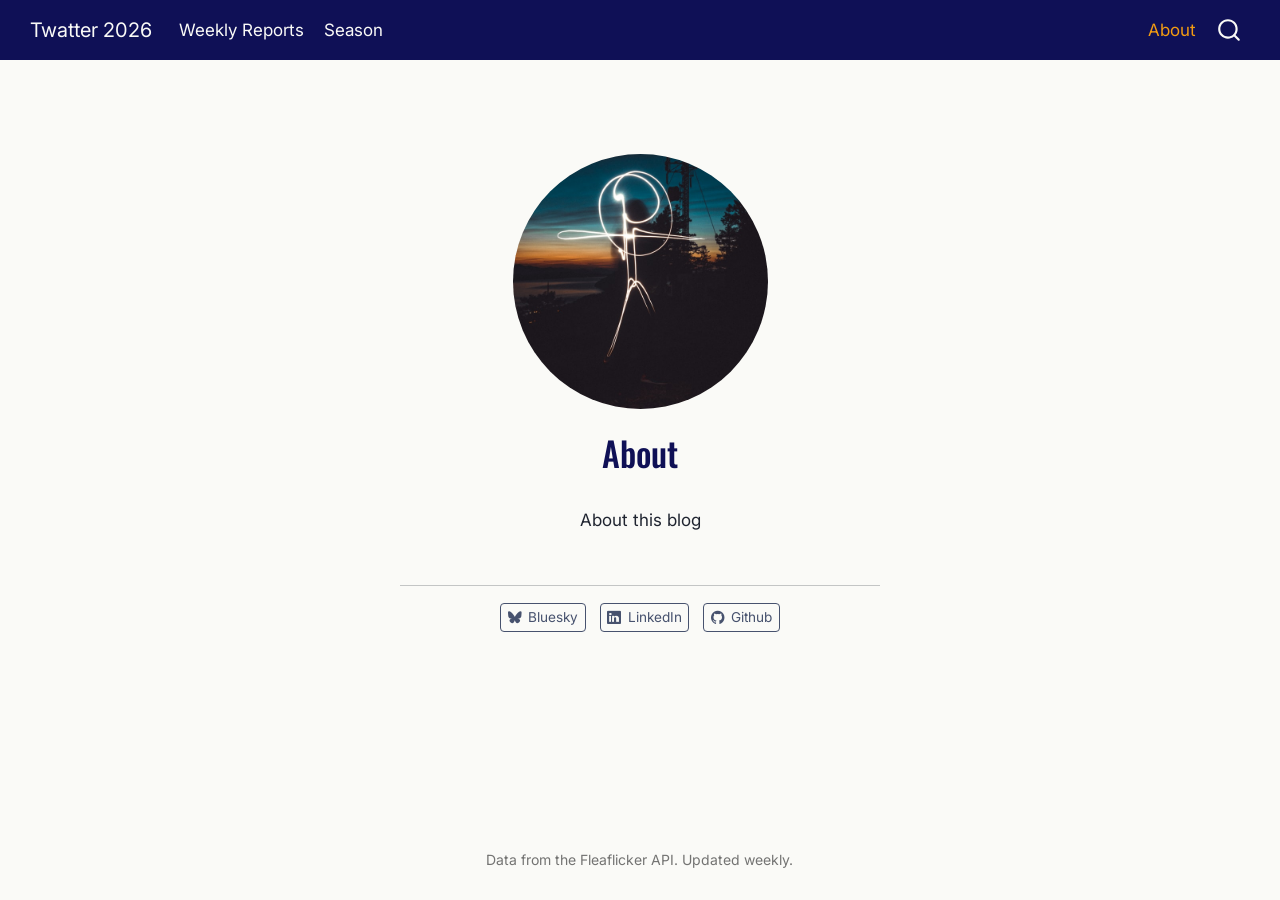
<file: about.html>
<!DOCTYPE html>
<html xmlns="http://www.w3.org/1999/xhtml" lang="en" xml:lang="en"><head>

<meta charset="utf-8">
<meta name="generator" content="quarto-1.10.18">

<meta name="viewport" content="width=device-width, initial-scale=1.0, user-scalable=yes">


<title>About – Twatter 2026</title>
<style>
/* Default styles provided by pandoc.
** See https://pandoc.org/MANUAL.html#variables-for-html for config info.
*/
span.smallcaps{font-variant: small-caps;}
div.columns{display: flex; gap: 1.5em;}
div.column{flex: auto;}
@media screen {
div.columns{gap: min(4vw, 1.5em);}
div.column{overflow-x: auto;}
}
div.hanging-indent{margin-left: 1.5em; text-indent: -1.5em;}
ul.task-list{list-style: none;}
ul.task-list li input[type="checkbox"] {
  width: 0.8em;
  margin: 0 0.8em 0.2em -1em; /* quarto-specific, see https://github.com/quarto-dev/quarto-cli/issues/4556 */ 
  vertical-align: middle;
}
</style>


<script src="site_libs/quarto-nav/quarto-nav.js"></script>
<script src="site_libs/quarto-nav/headroom.min.js"></script>
<script src="site_libs/clipboard/clipboard.min.js"></script>
<script src="site_libs/quarto-search/autocomplete.umd.js"></script>
<script src="site_libs/quarto-search/fuse.min.js"></script>
<script src="site_libs/quarto-search/quarto-search.js"></script>
<meta name="quarto:offset" content="./">
<script src="site_libs/quarto-html/quarto.js" type="module"></script>
<script src="site_libs/quarto-html/tabsets/tabsets.js" type="module"></script>
<script src="site_libs/quarto-html/popper.min.js"></script>
<script src="site_libs/quarto-html/tippy.umd.min.js"></script>
<link href="site_libs/quarto-html/tippy.css" rel="stylesheet">
<link href="site_libs/quarto-html/quarto-syntax-highlighting-9b13294eb98a7ccc9837366643235be5.css" rel="stylesheet" class="quarto-color-scheme" id="quarto-text-highlighting-styles">
<link href="site_libs/quarto-html/quarto-syntax-highlighting-dark-ad7a70ee837950f74c3137b2b7f1bb4b.css" rel="stylesheet" class="quarto-color-scheme quarto-color-alternate" id="quarto-text-highlighting-styles">
<link href="site_libs/quarto-html/quarto-syntax-highlighting-9b13294eb98a7ccc9837366643235be5.css" rel="stylesheet" class="quarto-color-scheme-extra" id="quarto-text-highlighting-styles">
<script src="site_libs/bootstrap/bootstrap.min.js"></script>
<link href="site_libs/bootstrap/bootstrap-icons.css" rel="stylesheet">
<link href="site_libs/bootstrap/bootstrap-7450d615c70748a52150618d260bbf7e.min.css" rel="stylesheet" append-hash="true" class="quarto-color-scheme" id="quarto-bootstrap" data-mode="light">
<link href="site_libs/bootstrap/bootstrap-dark-e02fdaf198e7e986d20ab5b146798e0c.min.css" rel="stylesheet" append-hash="true" class="quarto-color-scheme quarto-color-alternate" id="quarto-bootstrap" data-mode="light">
<link href="site_libs/bootstrap/bootstrap-7450d615c70748a52150618d260bbf7e.min.css" rel="stylesheet" append-hash="true" class="quarto-color-scheme-extra" id="quarto-bootstrap" data-mode="light">
<script id="quarto-search-options" type="application/json">{
  "location": "navbar",
  "copy-button": false,
  "collapse-after": 3,
  "panel-placement": "end",
  "type": "overlay",
  "limit": 50,
  "keyboard-shortcut": [
    "f",
    "/",
    "s"
  ],
  "show-item-context": false,
  "language": {
    "search-no-results-text": "No results",
    "search-matching-documents-text": "matching documents",
    "search-copy-link-title": "Copy link to search",
    "search-hide-matches-text": "Hide additional matches",
    "search-more-match-text": "more match in this document",
    "search-more-matches-text": "more matches in this document",
    "search-clear-button-title": "Clear",
    "search-text-placeholder": "",
    "search-detached-cancel-button-title": "Cancel",
    "search-submit-button-title": "Submit",
    "search-label": "Search"
  }
}</script>


<link rel="stylesheet" href="styles.css">
</head>

<body class="nav-fixed fullcontent quarto-light">

<div id="quarto-search-results"></div>
  <header id="quarto-header" class="headroom fixed-top">
    <nav class="navbar navbar-expand-lg " data-bs-theme="dark">
      <div class="navbar-container container-fluid">
      <div class="navbar-brand-container mx-auto">
    <a class="navbar-brand" href="./index.html">
    <span class="navbar-title">Twatter 2026</span>
    </a>
  </div>
            <div id="quarto-search" class="" title="Search"></div>
          <button class="navbar-toggler" type="button" data-bs-toggle="collapse" data-bs-target="#navbarCollapse" aria-controls="navbarCollapse" role="menu" aria-expanded="false" aria-label="Toggle navigation" onclick="if (window.quartoToggleHeadroom) { window.quartoToggleHeadroom(); }">
  <span class="navbar-toggler-icon"></span>
</button>
          <div class="collapse navbar-collapse" id="navbarCollapse">
            <ul class="navbar-nav navbar-nav-scroll me-auto">
  <li class="nav-item">
    <a class="nav-link" href="./index.html"> 
<span class="menu-text">Weekly Reports</span></a>
  </li>  
  <li class="nav-item">
    <a class="nav-link" href="./season.html"> 
<span class="menu-text">Season</span></a>
  </li>  
</ul>
            <ul class="navbar-nav navbar-nav-scroll ms-auto">
  <li class="nav-item">
    <a class="nav-link active" href="./about.html" aria-current="page"> 
<span class="menu-text">About</span></a>
  </li>  
</ul>
          </div> <!-- /navcollapse -->
            <div class="quarto-navbar-tools">
</div>
      </div> <!-- /container-fluid -->
    </nav>
</header>
<!-- content -->
<div id="quarto-content" class="quarto-container page-columns page-rows-contents page-layout-article page-navbar">
<!-- sidebar -->
<!-- margin-sidebar -->
    
<!-- main -->
<div class="quarto-about-jolla">
  <img src="profile.jpg" class="about-image
  round " style="height: 15em; width: 15em;">
 <header id="title-block-header" class="quarto-title-block default">
<div class="quarto-title">
<h1 class="title">About</h1>
</div>
<div class="quarto-title-meta">
  </div>
</header><main class="content" id="quarto-document-content">
<p>About this blog</p>


</main> 
  <hr class="about-sep">
   <div class="about-links">
  <a href="https://bsky.app/" class="about-link" rel="" target="">
    <i class="bi bi-bluesky"></i>
     <span class="about-link-text">Bluesky</span>
  </a>
  <a href="https://linkedin.com" class="about-link" rel="" target="">
    <i class="bi bi-linkedin"></i>
     <span class="about-link-text">LinkedIn</span>
  </a>
  <a href="https://github.com" class="about-link" rel="" target="">
    <i class="bi bi-github"></i>
     <span class="about-link-text">Github</span>
  </a>
</div>
</div>
 <!-- /main -->
<script id="quarto-html-after-body" type="application/javascript">
  window.document.addEventListener("DOMContentLoaded", function (event) {
    const isCodeAnnotation = (el) => {
      for (const clz of el.classList) {
        if (clz.startsWith('code-annotation-')) {                     
          return true;
        }
      }
      return false;
    }
    const onCopySuccess = function(e) {
      // button target
      const button = e.trigger;
      // don't keep focus
      button.blur();
      // flash "checked"
      button.classList.add('code-copy-button-checked');
      var currentTitle = button.getAttribute("title");
      button.setAttribute("title", "Copied!");
      let tooltip;
      if (window.bootstrap) {
        button.setAttribute("data-bs-toggle", "tooltip");
        button.setAttribute("data-bs-placement", "left");
        button.setAttribute("data-bs-title", "Copied!");
        tooltip = new bootstrap.Tooltip(button, 
          { trigger: "manual", 
            customClass: "code-copy-button-tooltip",
            offset: [0, -8]});
        tooltip.show();    
      }
      setTimeout(function() {
        if (tooltip) {
          tooltip.hide();
          button.removeAttribute("data-bs-title");
          button.removeAttribute("data-bs-toggle");
          button.removeAttribute("data-bs-placement");
        }
        button.setAttribute("title", currentTitle);
        button.classList.remove('code-copy-button-checked');
      }, 1000);
      // clear code selection
      e.clearSelection();
    }
    const getTextToCopy = function(trigger) {
      const outerScaffold = trigger.parentElement.cloneNode(true);
      const codeEl = outerScaffold.querySelector('code');
      for (const childEl of codeEl.children) {
        if (isCodeAnnotation(childEl)) {
          childEl.remove();
        }
      }
      return codeEl.innerText;
    }
    const clipboard = new window.ClipboardJS('.code-copy-button:not([data-in-quarto-modal])', {
      text: getTextToCopy
    });
    clipboard.on('success', onCopySuccess);
    if (window.document.getElementById('quarto-embedded-source-code-modal')) {
      const clipboardModal = new window.ClipboardJS('.code-copy-button[data-in-quarto-modal]', {
        text: getTextToCopy,
        container: window.document.getElementById('quarto-embedded-source-code-modal')
      });
      clipboardModal.on('success', onCopySuccess);
    }
      var localhostRegex = new RegExp(/^(?:http|https):\/\/localhost\:?[0-9]*\//);
      var mailtoRegex = new RegExp(/^mailto:/);
        var filterRegex = new RegExp("https:\/\/cmaustin45\.github\.io\/Twatter_2026\/");
      var isInternal = (href) => {
          return filterRegex.test(href) || localhostRegex.test(href) || mailtoRegex.test(href);
      }
      // Inspect non-navigation links and adorn them if external
     var links = window.document.querySelectorAll('a[href]:not(.nav-link):not(.navbar-brand):not(.toc-action):not(.sidebar-link):not(.sidebar-item-toggle):not(.pagination-link):not(.no-external):not([aria-hidden]):not(.dropdown-item):not(.quarto-navigation-tool):not(.about-link)');
      for (var i=0; i<links.length; i++) {
        const link = links[i];
        if (!isInternal(link.href)) {
          // undo the damage that might have been done by quarto-nav.js in the case of
          // links that we want to consider external
          if (link.dataset.originalHref !== undefined) {
            link.href = link.dataset.originalHref;
          }
        }
      }
    function tippyHover(el, contentFn, onTriggerFn, onUntriggerFn) {
      const config = {
        allowHTML: true,
        maxWidth: 500,
        delay: 100,
        arrow: false,
        appendTo: function(el) {
            return el.parentElement;
        },
        interactive: true,
        interactiveBorder: 10,
        theme: 'quarto',
        placement: 'bottom-start',
      };
      if (contentFn) {
        config.content = contentFn;
      }
      if (onTriggerFn) {
        config.onTrigger = onTriggerFn;
      }
      if (onUntriggerFn) {
        config.onUntrigger = onUntriggerFn;
      }
      window.tippy(el, config); 
    }
    const noterefs = window.document.querySelectorAll('a[role="doc-noteref"]');
    for (var i=0; i<noterefs.length; i++) {
      const ref = noterefs[i];
      tippyHover(ref, function() {
        // use id or data attribute instead here
        let href = ref.getAttribute('data-footnote-href') || ref.getAttribute('href');
        try { href = new URL(href).hash; } catch {}
        const id = href.replace(/^#\/?/, "");
        const note = window.document.getElementById(id);
        if (note) {
          return note.innerHTML;
        } else {
          return "";
        }
      });
    }
    const xrefs = window.document.querySelectorAll('a.quarto-xref');
    const processXRef = (id, note) => {
      // Strip column container classes
      const stripColumnClz = (el) => {
        el.classList.remove("page-full", "page-columns");
        if (el.children) {
          for (const child of el.children) {
            stripColumnClz(child);
          }
        }
      }
      stripColumnClz(note)
      if (id === null || id.startsWith('sec-')) {
        // Special case sections, only their first couple elements
        const container = document.createElement("div");
        if (note.children && note.children.length > 2) {
          container.appendChild(note.children[0].cloneNode(true));
          for (let i = 1; i < note.children.length; i++) {
            const child = note.children[i];
            if (child.tagName === "P" && child.innerText === "") {
              continue;
            } else {
              container.appendChild(child.cloneNode(true));
              break;
            }
          }
          if (window.Quarto?.typesetMath) {
            window.Quarto.typesetMath(container);
          }
          return container.innerHTML
        } else {
          if (window.Quarto?.typesetMath) {
            window.Quarto.typesetMath(note);
          }
          return note.innerHTML;
        }
      } else {
        // Remove any anchor links if they are present
        const anchorLink = note.querySelector('a.anchorjs-link');
        if (anchorLink) {
          anchorLink.remove();
        }
        if (window.Quarto?.typesetMath) {
          window.Quarto.typesetMath(note);
        }
        if (note.classList.contains("callout")) {
          return note.outerHTML;
        } else {
          return note.innerHTML;
        }
      }
    }
    for (var i=0; i<xrefs.length; i++) {
      const xref = xrefs[i];
      tippyHover(xref, undefined, function(instance) {
        instance.disable();
        let url = xref.getAttribute('href');
        let hash = undefined; 
        if (url.startsWith('#')) {
          hash = url;
        } else {
          try { hash = new URL(url).hash; } catch {}
        }
        if (hash) {
          const id = hash.replace(/^#\/?/, "");
          const note = window.document.getElementById(id);
          if (note !== null) {
            try {
              const html = processXRef(id, note.cloneNode(true));
              instance.setContent(html);
            } finally {
              instance.enable();
              instance.show();
            }
          } else {
            // See if we can fetch this
            fetch(url.split('#')[0])
            .then(res => res.text())
            .then(html => {
              const parser = new DOMParser();
              const htmlDoc = parser.parseFromString(html, "text/html");
              const note = htmlDoc.getElementById(id);
              if (note !== null) {
                const html = processXRef(id, note);
                instance.setContent(html);
              } 
            }).finally(() => {
              instance.enable();
              instance.show();
            });
          }
        } else {
          // See if we can fetch a full url (with no hash to target)
          // This is a special case and we should probably do some content thinning / targeting
          fetch(url)
          .then(res => res.text())
          .then(html => {
            const parser = new DOMParser();
            const htmlDoc = parser.parseFromString(html, "text/html");
            const note = htmlDoc.querySelector('main.content');
            if (note !== null) {
              // This should only happen for chapter cross references
              // (since there is no id in the URL)
              // remove the first header
              if (note.children.length > 0 && note.children[0].tagName === "HEADER") {
                note.children[0].remove();
              }
              const html = processXRef(null, note);
              instance.setContent(html);
            } 
          }).finally(() => {
            instance.enable();
            instance.show();
          });
        }
      }, function(instance) {
      });
    }
        let selectedAnnoteEl;
        const selectorForAnnotation = ( cell, annotation) => {
          let cellAttr = 'data-code-cell="' + cell + '"';
          let lineAttr = 'data-code-annotation="' +  annotation + '"';
          const selector = 'span[' + cellAttr + '][' + lineAttr + ']';
          return selector;
        }
        const selectCodeLines = (annoteEl) => {
          const doc = window.document;
          const targetCell = annoteEl.getAttribute("data-target-cell");
          const targetAnnotation = annoteEl.getAttribute("data-target-annotation");
          const annoteSpan = window.document.querySelector(selectorForAnnotation(targetCell, targetAnnotation));
          const lines = annoteSpan.getAttribute("data-code-lines").split(",");
          const lineIds = lines.map((line) => {
            return targetCell + "-" + line;
          })
          let top = null;
          let height = null;
          let parent = null;
          if (lineIds.length > 0) {
              //compute the position of the single el (top and bottom and make a div)
              const el = window.document.getElementById(lineIds[0]);
              top = el.offsetTop;
              height = el.offsetHeight;
              parent = el.parentElement.parentElement;
            if (lineIds.length > 1) {
              const lastEl = window.document.getElementById(lineIds[lineIds.length - 1]);
              const bottom = lastEl.offsetTop + lastEl.offsetHeight;
              height = bottom - top;
            }
            if (top !== null && height !== null && parent !== null) {
              // cook up a div (if necessary) and position it 
              let div = window.document.getElementById("code-annotation-line-highlight");
              if (div === null) {
                div = window.document.createElement("div");
                div.setAttribute("id", "code-annotation-line-highlight");
                div.style.position = 'absolute';
                parent.appendChild(div);
              }
              div.style.top = top - 2 + "px";
              div.style.height = height + 4 + "px";
              div.style.left = 0;
              let gutterDiv = window.document.getElementById("code-annotation-line-highlight-gutter");
              if (gutterDiv === null) {
                gutterDiv = window.document.createElement("div");
                gutterDiv.setAttribute("id", "code-annotation-line-highlight-gutter");
                gutterDiv.style.position = 'absolute';
                const codeCell = window.document.getElementById(targetCell);
                const gutter = codeCell.querySelector('.code-annotation-gutter');
                gutter.appendChild(gutterDiv);
              }
              gutterDiv.style.top = top - 2 + "px";
              gutterDiv.style.height = height + 4 + "px";
            }
            selectedAnnoteEl = annoteEl;
          }
        };
        const unselectCodeLines = () => {
          const elementsIds = ["code-annotation-line-highlight", "code-annotation-line-highlight-gutter"];
          elementsIds.forEach((elId) => {
            const div = window.document.getElementById(elId);
            if (div) {
              div.remove();
            }
          });
          selectedAnnoteEl = undefined;
        };
          // Handle positioning of the toggle
      window.addEventListener(
        "resize",
        throttle(() => {
          elRect = undefined;
          if (selectedAnnoteEl) {
            selectCodeLines(selectedAnnoteEl);
          }
        }, 10)
      );
      function throttle(fn, ms) {
      let throttle = false;
      let timer;
        return (...args) => {
          if(!throttle) { // first call gets through
              fn.apply(this, args);
              throttle = true;
          } else { // all the others get throttled
              if(timer) clearTimeout(timer); // cancel #2
              timer = setTimeout(() => {
                fn.apply(this, args);
                timer = throttle = false;
              }, ms);
          }
        };
      }
        // Attach click handler to the DT
        const annoteDls = window.document.querySelectorAll('dt[data-target-cell]');
        for (const annoteDlNode of annoteDls) {
          annoteDlNode.addEventListener('click', (event) => {
            const clickedEl = event.target;
            if (clickedEl !== selectedAnnoteEl) {
              unselectCodeLines();
              const activeEl = window.document.querySelector('dt[data-target-cell].code-annotation-active');
              if (activeEl) {
                activeEl.classList.remove('code-annotation-active');
              }
              selectCodeLines(clickedEl);
              clickedEl.classList.add('code-annotation-active');
            } else {
              // Unselect the line
              unselectCodeLines();
              clickedEl.classList.remove('code-annotation-active');
            }
          });
        }
    const findCites = (el) => {
      const parentEl = el.parentElement;
      if (parentEl) {
        const cites = parentEl.dataset.cites;
        if (cites) {
          return {
            el,
            cites: cites.split(' ')
          };
        } else {
          return findCites(el.parentElement)
        }
      } else {
        return undefined;
      }
    };
    var bibliorefs = window.document.querySelectorAll('a[role="doc-biblioref"]');
    for (var i=0; i<bibliorefs.length; i++) {
      const ref = bibliorefs[i];
      const citeInfo = findCites(ref);
      if (citeInfo) {
        tippyHover(citeInfo.el, function() {
          var popup = window.document.createElement('div');
          citeInfo.cites.forEach(function(cite) {
            var citeDiv = window.document.createElement('div');
            citeDiv.classList.add('hanging-indent');
            citeDiv.classList.add('csl-entry');
            var biblioDiv = window.document.getElementById('ref-' + cite);
            if (biblioDiv) {
              citeDiv.innerHTML = biblioDiv.innerHTML;
            }
            popup.appendChild(citeDiv);
          });
          return popup.innerHTML;
        });
      }
    }
  });
  </script>
</div> <!-- /content -->
<footer class="footer">
  <div class="nav-footer">
    <div class="nav-footer-left">
      &nbsp;
    </div>   
    <div class="nav-footer-center">
<p>Data from the Fleaflicker API. Updated weekly.</p>
</div>
    <div class="nav-footer-right">
      &nbsp;
    </div>
  </div>
</footer>




</body></html>
</file>
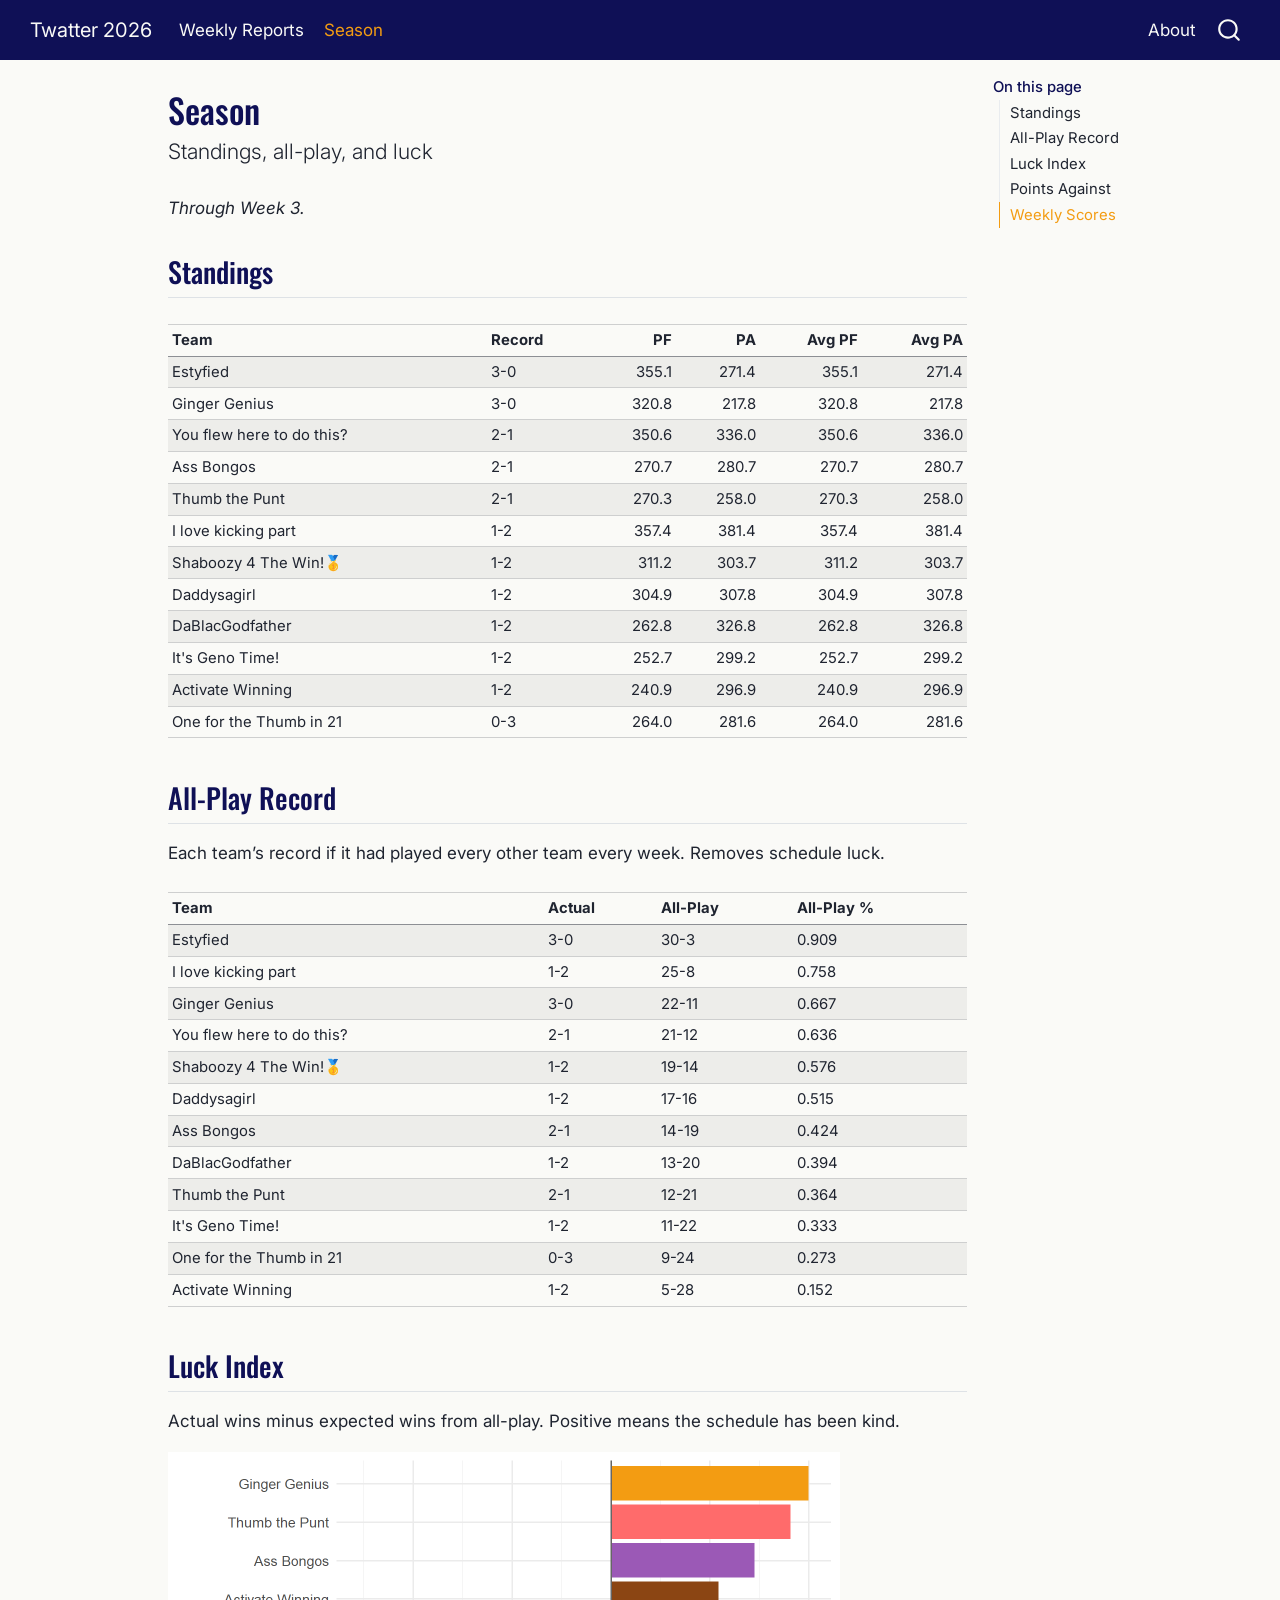
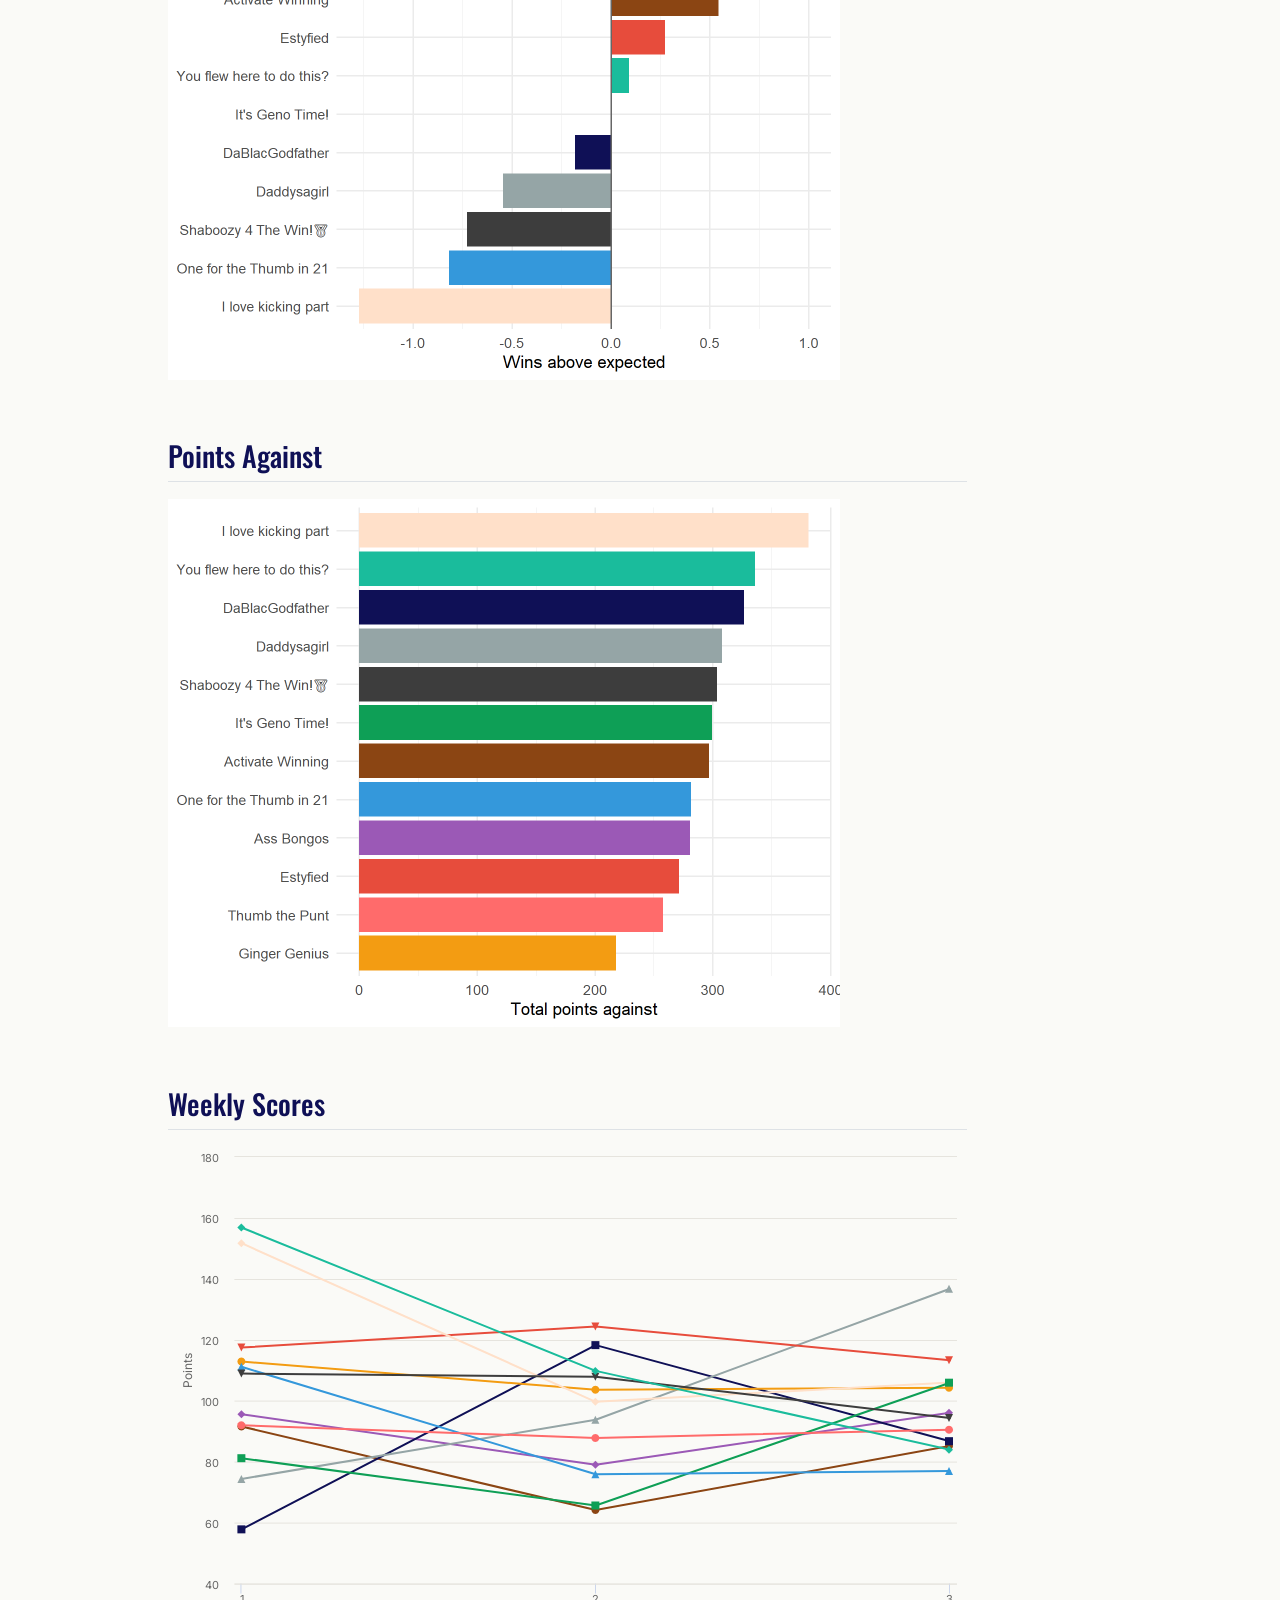
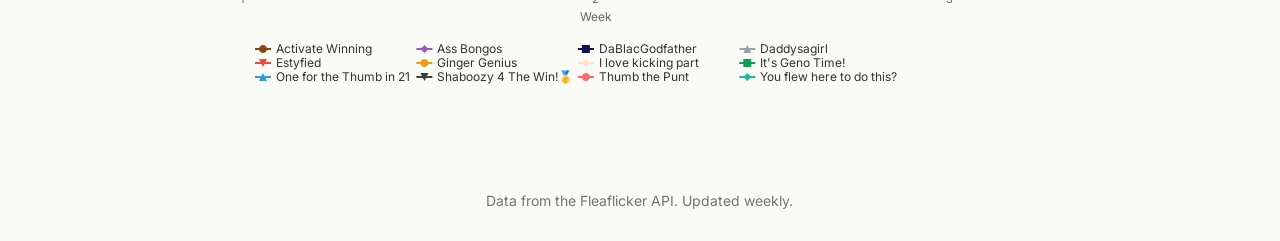
<file: season.html>
<!DOCTYPE html>
<html xmlns="http://www.w3.org/1999/xhtml" lang="en" xml:lang="en"><head>

<meta charset="utf-8">
<meta name="generator" content="quarto-1.10.18">

<meta name="viewport" content="width=device-width, initial-scale=1.0, user-scalable=yes">


<title>Season – Twatter 2026</title>
<style>
/* Default styles provided by pandoc.
** See https://pandoc.org/MANUAL.html#variables-for-html for config info.
*/
span.smallcaps{font-variant: small-caps;}
div.columns{display: flex; gap: 1.5em;}
div.column{flex: auto;}
@media screen {
div.columns{gap: min(4vw, 1.5em);}
div.column{overflow-x: auto;}
}
div.hanging-indent{margin-left: 1.5em; text-indent: -1.5em;}
ul.task-list{list-style: none;}
ul.task-list li input[type="checkbox"] {
  width: 0.8em;
  margin: 0 0.8em 0.2em -1em; /* quarto-specific, see https://github.com/quarto-dev/quarto-cli/issues/4556 */ 
  vertical-align: middle;
}
</style>


<script src="site_libs/quarto-nav/quarto-nav.js"></script>
<script src="site_libs/quarto-nav/headroom.min.js"></script>
<script src="site_libs/clipboard/clipboard.min.js"></script>
<script src="site_libs/quarto-search/autocomplete.umd.js"></script>
<script src="site_libs/quarto-search/fuse.min.js"></script>
<script src="site_libs/quarto-search/quarto-search.js"></script>
<meta name="quarto:offset" content="./">
<script src="site_libs/quarto-html/quarto.js" type="module"></script>
<script src="site_libs/quarto-html/tabsets/tabsets.js" type="module"></script>
<script src="site_libs/quarto-html/popper.min.js"></script>
<script src="site_libs/quarto-html/tippy.umd.min.js"></script>
<script src="site_libs/quarto-html/anchor.min.js"></script>
<link href="site_libs/quarto-html/tippy.css" rel="stylesheet">
<link href="site_libs/quarto-html/quarto-syntax-highlighting-9b13294eb98a7ccc9837366643235be5.css" rel="stylesheet" class="quarto-color-scheme" id="quarto-text-highlighting-styles">
<link href="site_libs/quarto-html/quarto-syntax-highlighting-dark-ad7a70ee837950f74c3137b2b7f1bb4b.css" rel="stylesheet" class="quarto-color-scheme quarto-color-alternate" id="quarto-text-highlighting-styles">
<link href="site_libs/quarto-html/quarto-syntax-highlighting-9b13294eb98a7ccc9837366643235be5.css" rel="stylesheet" class="quarto-color-scheme-extra" id="quarto-text-highlighting-styles">
<script src="site_libs/bootstrap/bootstrap.min.js"></script>
<link href="site_libs/bootstrap/bootstrap-icons.css" rel="stylesheet">
<link href="site_libs/bootstrap/bootstrap-7450d615c70748a52150618d260bbf7e.min.css" rel="stylesheet" append-hash="true" class="quarto-color-scheme" id="quarto-bootstrap" data-mode="light">
<link href="site_libs/bootstrap/bootstrap-dark-e02fdaf198e7e986d20ab5b146798e0c.min.css" rel="stylesheet" append-hash="true" class="quarto-color-scheme quarto-color-alternate" id="quarto-bootstrap" data-mode="light">
<link href="site_libs/bootstrap/bootstrap-7450d615c70748a52150618d260bbf7e.min.css" rel="stylesheet" append-hash="true" class="quarto-color-scheme-extra" id="quarto-bootstrap" data-mode="light">
<script id="quarto-search-options" type="application/json">{
  "location": "navbar",
  "copy-button": false,
  "collapse-after": 3,
  "panel-placement": "end",
  "type": "overlay",
  "limit": 50,
  "keyboard-shortcut": [
    "f",
    "/",
    "s"
  ],
  "show-item-context": false,
  "language": {
    "search-no-results-text": "No results",
    "search-matching-documents-text": "matching documents",
    "search-copy-link-title": "Copy link to search",
    "search-hide-matches-text": "Hide additional matches",
    "search-more-match-text": "more match in this document",
    "search-more-matches-text": "more matches in this document",
    "search-clear-button-title": "Clear",
    "search-text-placeholder": "",
    "search-detached-cancel-button-title": "Cancel",
    "search-submit-button-title": "Submit",
    "search-label": "Search"
  }
}</script>
<script src="site_libs/kePrint-0.0.1/kePrint.js"></script>

<link href="site_libs/lightable-0.0.1/lightable.css" rel="stylesheet">

<link href="site_libs/htmltools-fill-0.5.9/fill.css" rel="stylesheet">

<script src="site_libs/htmlwidgets-1.6.4/htmlwidgets.js"></script>

<script src="site_libs/jquery-3.5.1/jquery.min.js"></script>

<script src="site_libs/proj4js-2.3.15/proj4.js"></script>

<link href="site_libs/highcharts-9.3.1/css/motion.css" rel="stylesheet">

<script src="site_libs/highcharts-9.3.1/highcharts.js"></script>

<script src="site_libs/highcharts-9.3.1/highcharts-3d.js"></script>

<script src="site_libs/highcharts-9.3.1/highcharts-more.js"></script>

<script src="site_libs/highcharts-9.3.1/modules/stock.js"></script>

<script src="site_libs/highcharts-9.3.1/modules/map.js"></script>

<script src="site_libs/highcharts-9.3.1/modules/data.js"></script>

<script src="site_libs/highcharts-9.3.1/modules/exporting.js"></script>

<script src="site_libs/highcharts-9.3.1/modules/offline-exporting.js"></script>

<script src="site_libs/highcharts-9.3.1/modules/drilldown.js"></script>

<script src="site_libs/highcharts-9.3.1/modules/item-series.js"></script>

<script src="site_libs/highcharts-9.3.1/modules/overlapping-datalabels.js"></script>

<script src="site_libs/highcharts-9.3.1/modules/annotations.js"></script>

<script src="site_libs/highcharts-9.3.1/modules/export-data.js"></script>

<script src="site_libs/highcharts-9.3.1/modules/funnel.js"></script>

<script src="site_libs/highcharts-9.3.1/modules/heatmap.js"></script>

<script src="site_libs/highcharts-9.3.1/modules/treemap.js"></script>

<script src="site_libs/highcharts-9.3.1/modules/sankey.js"></script>

<script src="site_libs/highcharts-9.3.1/modules/dependency-wheel.js"></script>

<script src="site_libs/highcharts-9.3.1/modules/organization.js"></script>

<script src="site_libs/highcharts-9.3.1/modules/solid-gauge.js"></script>

<script src="site_libs/highcharts-9.3.1/modules/streamgraph.js"></script>

<script src="site_libs/highcharts-9.3.1/modules/sunburst.js"></script>

<script src="site_libs/highcharts-9.3.1/modules/vector.js"></script>

<script src="site_libs/highcharts-9.3.1/modules/wordcloud.js"></script>

<script src="site_libs/highcharts-9.3.1/modules/xrange.js"></script>

<script src="site_libs/highcharts-9.3.1/modules/tilemap.js"></script>

<script src="site_libs/highcharts-9.3.1/modules/venn.js"></script>

<script src="site_libs/highcharts-9.3.1/modules/gantt.js"></script>

<script src="site_libs/highcharts-9.3.1/modules/timeline.js"></script>

<script src="site_libs/highcharts-9.3.1/modules/parallel-coordinates.js"></script>

<script src="site_libs/highcharts-9.3.1/modules/bullet.js"></script>

<script src="site_libs/highcharts-9.3.1/modules/coloraxis.js"></script>

<script src="site_libs/highcharts-9.3.1/modules/dumbbell.js"></script>

<script src="site_libs/highcharts-9.3.1/modules/lollipop.js"></script>

<script src="site_libs/highcharts-9.3.1/modules/series-label.js"></script>

<script src="site_libs/highcharts-9.3.1/plugins/motion.js"></script>

<script src="site_libs/highcharts-9.3.1/custom/reset.js"></script>

<script src="site_libs/highcharts-9.3.1/modules/boost.js"></script>

<script src="site_libs/highchart-binding-0.9.5/highchart.js"></script>



<link rel="stylesheet" href="styles.css">
</head>

<body class="nav-fixed quarto-light">

<div id="quarto-search-results"></div>
  <header id="quarto-header" class="headroom fixed-top">
    <nav class="navbar navbar-expand-lg " data-bs-theme="dark">
      <div class="navbar-container container-fluid">
      <div class="navbar-brand-container mx-auto">
    <a class="navbar-brand" href="./index.html">
    <span class="navbar-title">Twatter 2026</span>
    </a>
  </div>
            <div id="quarto-search" class="" title="Search"></div>
          <button class="navbar-toggler" type="button" data-bs-toggle="collapse" data-bs-target="#navbarCollapse" aria-controls="navbarCollapse" role="menu" aria-expanded="false" aria-label="Toggle navigation" onclick="if (window.quartoToggleHeadroom) { window.quartoToggleHeadroom(); }">
  <span class="navbar-toggler-icon"></span>
</button>
          <div class="collapse navbar-collapse" id="navbarCollapse">
            <ul class="navbar-nav navbar-nav-scroll me-auto">
  <li class="nav-item">
    <a class="nav-link" href="./index.html"> 
<span class="menu-text">Weekly Reports</span></a>
  </li>  
  <li class="nav-item">
    <a class="nav-link active" href="./season.html" aria-current="page"> 
<span class="menu-text">Season</span></a>
  </li>  
</ul>
            <ul class="navbar-nav navbar-nav-scroll ms-auto">
  <li class="nav-item">
    <a class="nav-link" href="./about.html"> 
<span class="menu-text">About</span></a>
  </li>  
</ul>
          </div> <!-- /navcollapse -->
            <div class="quarto-navbar-tools">
</div>
      </div> <!-- /container-fluid -->
    </nav>
</header>
<!-- content -->
<div id="quarto-content" class="quarto-container page-columns page-rows-contents page-layout-article page-navbar">
<!-- sidebar -->
<!-- margin-sidebar -->
    <div id="quarto-margin-sidebar" class="sidebar margin-sidebar">
        <nav id="TOC" role="doc-toc" class="toc-active">
    <h2 id="toc-title">On this page</h2>
   
  <ul>
  <li><a href="#standings" id="toc-standings" class="nav-link active" data-scroll-target="#standings">Standings</a></li>
  <li><a href="#all-play-record" id="toc-all-play-record" class="nav-link" data-scroll-target="#all-play-record">All-Play Record</a></li>
  <li><a href="#luck-index" id="toc-luck-index" class="nav-link" data-scroll-target="#luck-index">Luck Index</a></li>
  <li><a href="#points-against" id="toc-points-against" class="nav-link" data-scroll-target="#points-against">Points Against</a></li>
  <li><a href="#weekly-scores" id="toc-weekly-scores" class="nav-link" data-scroll-target="#weekly-scores">Weekly Scores</a></li>
  </ul>
</nav>
    </div>
<!-- main -->
<main class="content" id="quarto-document-content">

<header id="title-block-header" class="quarto-title-block default">
<div class="quarto-title">
<h1 class="title">Season</h1>
<p class="subtitle lead">Standings, all-play, and luck</p>
</div>



<div class="quarto-title-meta">

    
  
    
  </div>
  


</header>


<p><em>Through Week 3.</em></p>
<section id="standings" class="level2">
<h2 class="anchored" data-anchor-id="standings">Standings</h2>
<div class="cell">
<div class="cell-output-display">
<table class="table table-striped table-hover caption-top table-sm small">
<thead>
<tr class="header">
<th style="text-align: left;" data-quarto-table-cell-role="th">Team</th>
<th style="text-align: left;" data-quarto-table-cell-role="th">Record</th>
<th style="text-align: right;" data-quarto-table-cell-role="th">PF</th>
<th style="text-align: right;" data-quarto-table-cell-role="th">PA</th>
<th style="text-align: right;" data-quarto-table-cell-role="th">Avg PF</th>
<th style="text-align: right;" data-quarto-table-cell-role="th">Avg PA</th>
</tr>
</thead>
<tbody>
<tr class="odd">
<td style="text-align: left;">Estyfied</td>
<td style="text-align: left;">3-0</td>
<td style="text-align: right;">355.1</td>
<td style="text-align: right;">271.4</td>
<td style="text-align: right;">355.1</td>
<td style="text-align: right;">271.4</td>
</tr>
<tr class="even">
<td style="text-align: left;">Ginger Genius</td>
<td style="text-align: left;">3-0</td>
<td style="text-align: right;">320.8</td>
<td style="text-align: right;">217.8</td>
<td style="text-align: right;">320.8</td>
<td style="text-align: right;">217.8</td>
</tr>
<tr class="odd">
<td style="text-align: left;">You flew here to do this?</td>
<td style="text-align: left;">2-1</td>
<td style="text-align: right;">350.6</td>
<td style="text-align: right;">336.0</td>
<td style="text-align: right;">350.6</td>
<td style="text-align: right;">336.0</td>
</tr>
<tr class="even">
<td style="text-align: left;">Ass Bongos</td>
<td style="text-align: left;">2-1</td>
<td style="text-align: right;">270.7</td>
<td style="text-align: right;">280.7</td>
<td style="text-align: right;">270.7</td>
<td style="text-align: right;">280.7</td>
</tr>
<tr class="odd">
<td style="text-align: left;">Thumb the Punt</td>
<td style="text-align: left;">2-1</td>
<td style="text-align: right;">270.3</td>
<td style="text-align: right;">258.0</td>
<td style="text-align: right;">270.3</td>
<td style="text-align: right;">258.0</td>
</tr>
<tr class="even">
<td style="text-align: left;">I love kicking part</td>
<td style="text-align: left;">1-2</td>
<td style="text-align: right;">357.4</td>
<td style="text-align: right;">381.4</td>
<td style="text-align: right;">357.4</td>
<td style="text-align: right;">381.4</td>
</tr>
<tr class="odd">
<td style="text-align: left;">Shaboozy 4 The Win!🥇</td>
<td style="text-align: left;">1-2</td>
<td style="text-align: right;">311.2</td>
<td style="text-align: right;">303.7</td>
<td style="text-align: right;">311.2</td>
<td style="text-align: right;">303.7</td>
</tr>
<tr class="even">
<td style="text-align: left;">Daddysagirl</td>
<td style="text-align: left;">1-2</td>
<td style="text-align: right;">304.9</td>
<td style="text-align: right;">307.8</td>
<td style="text-align: right;">304.9</td>
<td style="text-align: right;">307.8</td>
</tr>
<tr class="odd">
<td style="text-align: left;">DaBlacGodfather</td>
<td style="text-align: left;">1-2</td>
<td style="text-align: right;">262.8</td>
<td style="text-align: right;">326.8</td>
<td style="text-align: right;">262.8</td>
<td style="text-align: right;">326.8</td>
</tr>
<tr class="even">
<td style="text-align: left;">It's Geno Time!</td>
<td style="text-align: left;">1-2</td>
<td style="text-align: right;">252.7</td>
<td style="text-align: right;">299.2</td>
<td style="text-align: right;">252.7</td>
<td style="text-align: right;">299.2</td>
</tr>
<tr class="odd">
<td style="text-align: left;">Activate Winning</td>
<td style="text-align: left;">1-2</td>
<td style="text-align: right;">240.9</td>
<td style="text-align: right;">296.9</td>
<td style="text-align: right;">240.9</td>
<td style="text-align: right;">296.9</td>
</tr>
<tr class="even">
<td style="text-align: left;">One for the Thumb in 21</td>
<td style="text-align: left;">0-3</td>
<td style="text-align: right;">264.0</td>
<td style="text-align: right;">281.6</td>
<td style="text-align: right;">264.0</td>
<td style="text-align: right;">281.6</td>
</tr>
</tbody>
</table>
</div>
</div>
</section>
<section id="all-play-record" class="level2">
<h2 class="anchored" data-anchor-id="all-play-record">All-Play Record</h2>
<p>Each team’s record if it had played every other team every week. Removes schedule luck.</p>
<div class="cell">
<div class="cell-output-display">
<table class="table table-striped table-hover caption-top table-sm small">
<thead>
<tr class="header">
<th style="text-align: left;" data-quarto-table-cell-role="th">Team</th>
<th style="text-align: left;" data-quarto-table-cell-role="th">Actual</th>
<th style="text-align: left;" data-quarto-table-cell-role="th">All-Play</th>
<th style="text-align: left;" data-quarto-table-cell-role="th">All-Play %</th>
</tr>
</thead>
<tbody>
<tr class="odd">
<td style="text-align: left;">Estyfied</td>
<td style="text-align: left;">3-0</td>
<td style="text-align: left;">30-3</td>
<td style="text-align: left;">0.909</td>
</tr>
<tr class="even">
<td style="text-align: left;">I love kicking part</td>
<td style="text-align: left;">1-2</td>
<td style="text-align: left;">25-8</td>
<td style="text-align: left;">0.758</td>
</tr>
<tr class="odd">
<td style="text-align: left;">Ginger Genius</td>
<td style="text-align: left;">3-0</td>
<td style="text-align: left;">22-11</td>
<td style="text-align: left;">0.667</td>
</tr>
<tr class="even">
<td style="text-align: left;">You flew here to do this?</td>
<td style="text-align: left;">2-1</td>
<td style="text-align: left;">21-12</td>
<td style="text-align: left;">0.636</td>
</tr>
<tr class="odd">
<td style="text-align: left;">Shaboozy 4 The Win!🥇</td>
<td style="text-align: left;">1-2</td>
<td style="text-align: left;">19-14</td>
<td style="text-align: left;">0.576</td>
</tr>
<tr class="even">
<td style="text-align: left;">Daddysagirl</td>
<td style="text-align: left;">1-2</td>
<td style="text-align: left;">17-16</td>
<td style="text-align: left;">0.515</td>
</tr>
<tr class="odd">
<td style="text-align: left;">Ass Bongos</td>
<td style="text-align: left;">2-1</td>
<td style="text-align: left;">14-19</td>
<td style="text-align: left;">0.424</td>
</tr>
<tr class="even">
<td style="text-align: left;">DaBlacGodfather</td>
<td style="text-align: left;">1-2</td>
<td style="text-align: left;">13-20</td>
<td style="text-align: left;">0.394</td>
</tr>
<tr class="odd">
<td style="text-align: left;">Thumb the Punt</td>
<td style="text-align: left;">2-1</td>
<td style="text-align: left;">12-21</td>
<td style="text-align: left;">0.364</td>
</tr>
<tr class="even">
<td style="text-align: left;">It's Geno Time!</td>
<td style="text-align: left;">1-2</td>
<td style="text-align: left;">11-22</td>
<td style="text-align: left;">0.333</td>
</tr>
<tr class="odd">
<td style="text-align: left;">One for the Thumb in 21</td>
<td style="text-align: left;">0-3</td>
<td style="text-align: left;">9-24</td>
<td style="text-align: left;">0.273</td>
</tr>
<tr class="even">
<td style="text-align: left;">Activate Winning</td>
<td style="text-align: left;">1-2</td>
<td style="text-align: left;">5-28</td>
<td style="text-align: left;">0.152</td>
</tr>
</tbody>
</table>
</div>
</div>
</section>
<section id="luck-index" class="level2">
<h2 class="anchored" data-anchor-id="luck-index">Luck Index</h2>
<p>Actual wins minus expected wins from all-play. Positive means the schedule has been kind.</p>
<div class="cell">
<div class="cell-output-display">
<div>
<figure class="figure">
<p><img src="season_files/figure-html/luck-chart-1.png" class="img-fluid figure-img" width="672"></p>
</figure>
</div>
</div>
</div>
</section>
<section id="points-against" class="level2">
<h2 class="anchored" data-anchor-id="points-against">Points Against</h2>
<div class="cell">
<div class="cell-output-display">
<div>
<figure class="figure">
<p><img src="season_files/figure-html/points-against-1.png" class="img-fluid figure-img" width="672"></p>
</figure>
</div>
</div>
</div>
</section>
<section id="weekly-scores" class="level2">
<h2 class="anchored" data-anchor-id="weekly-scores">Weekly Scores</h2>
<div class="cell">
<div class="cell-output-display">
<div class="highchart html-widget html-fill-item" id="htmlwidget-714d5a6c47373b065596" style="width:100%;height:557px;"></div>
<script type="application/json" data-for="htmlwidget-714d5a6c47373b065596">{"x":{"hc_opts":{"chart":{"reflow":true},"title":{"text":null},"yAxis":{"title":{"text":"Points"},"type":"linear"},"credits":{"enabled":false},"exporting":{"enabled":false},"boost":{"enabled":false},"plotOptions":{"series":{"label":{"enabled":false},"turboThreshold":0,"showInLegend":true},"treemap":{"layoutAlgorithm":"squarified"},"scatter":{"marker":{"symbol":"circle"}}},"series":[{"name":"Activate Winning","data":[{"week":1,"fantasy_team_name":"Activate Winning","total_points":91.56,"x":1,"y":91.56},{"week":2,"fantasy_team_name":"Activate Winning","total_points":64.12,"x":2,"y":64.12},{"week":3,"fantasy_team_name":"Activate Winning","total_points":85.18000000000001,"x":3,"y":85.18000000000001}],"type":"line","marker":{"enabled":true}},{"name":"Ass Bongos","data":[{"week":1,"fantasy_team_name":"Ass Bongos","total_points":95.60000000000001,"x":1,"y":95.60000000000001},{"week":2,"fantasy_team_name":"Ass Bongos","total_points":79,"x":2,"y":79},{"week":3,"fantasy_team_name":"Ass Bongos","total_points":96.09999999999999,"x":3,"y":96.09999999999999}],"type":"line","marker":{"enabled":true}},{"name":"DaBlacGodfather","data":[{"week":1,"fantasy_team_name":"DaBlacGodfather","total_points":57.8,"x":1,"y":57.8},{"week":2,"fantasy_team_name":"DaBlacGodfather","total_points":118.26,"x":2,"y":118.26},{"week":3,"fantasy_team_name":"DaBlacGodfather","total_points":86.74000000000001,"x":3,"y":86.74000000000001}],"type":"line","marker":{"enabled":true}},{"name":"Daddysagirl","data":[{"week":1,"fantasy_team_name":"Daddysagirl","total_points":74.34,"x":1,"y":74.34},{"week":2,"fantasy_team_name":"Daddysagirl","total_points":93.78,"x":2,"y":93.78},{"week":3,"fantasy_team_name":"Daddysagirl","total_points":136.78,"x":3,"y":136.78}],"type":"line","marker":{"enabled":true}},{"name":"Estyfied","data":[{"week":1,"fantasy_team_name":"Estyfied","total_points":117.46,"x":1,"y":117.46},{"week":2,"fantasy_team_name":"Estyfied","total_points":124.38,"x":2,"y":124.38},{"week":3,"fantasy_team_name":"Estyfied","total_points":113.28,"x":3,"y":113.28}],"type":"line","marker":{"enabled":true}},{"name":"Ginger Genius","data":[{"week":1,"fantasy_team_name":"Ginger Genius","total_points":112.9,"x":1,"y":112.9},{"week":2,"fantasy_team_name":"Ginger Genius","total_points":103.58,"x":2,"y":103.58},{"week":3,"fantasy_team_name":"Ginger Genius","total_points":104.3,"x":3,"y":104.3}],"type":"line","marker":{"enabled":true}},{"name":"I love kicking part","data":[{"week":1,"fantasy_team_name":"I love kicking part","total_points":151.72,"x":1,"y":151.72},{"week":2,"fantasy_team_name":"I love kicking part","total_points":99.66,"x":2,"y":99.66},{"week":3,"fantasy_team_name":"I love kicking part","total_points":106.02,"x":3,"y":106.02}],"type":"line","marker":{"enabled":true}},{"name":"It's Geno Time!","data":[{"week":1,"fantasy_team_name":"It's Geno Time!","total_points":81.16,"x":1,"y":81.16},{"week":2,"fantasy_team_name":"It's Geno Time!","total_points":65.64,"x":2,"y":65.64},{"week":3,"fantasy_team_name":"It's Geno Time!","total_points":105.94,"x":3,"y":105.94}],"type":"line","marker":{"enabled":true}},{"name":"One for the Thumb in 21","data":[{"week":1,"fantasy_team_name":"One for the Thumb in 21","total_points":111.16,"x":1,"y":111.16},{"week":2,"fantasy_team_name":"One for the Thumb in 21","total_points":75.88,"x":2,"y":75.88},{"week":3,"fantasy_team_name":"One for the Thumb in 21","total_points":76.94,"x":3,"y":76.94}],"type":"line","marker":{"enabled":true}},{"name":"Shaboozy 4 The Win!🥇","data":[{"week":1,"fantasy_team_name":"Shaboozy 4 The Win!🥇","total_points":108.92,"x":1,"y":108.92},{"week":2,"fantasy_team_name":"Shaboozy 4 The Win!🥇","total_points":107.92,"x":2,"y":107.92},{"week":3,"fantasy_team_name":"Shaboozy 4 The Win!🥇","total_points":94.36,"x":3,"y":94.36}],"type":"line","marker":{"enabled":true}},{"name":"Thumb the Punt","data":[{"week":1,"fantasy_team_name":"Thumb the Punt","total_points":91.96000000000001,"x":1,"y":91.96000000000001},{"week":2,"fantasy_team_name":"Thumb the Punt","total_points":87.8,"x":2,"y":87.8},{"week":3,"fantasy_team_name":"Thumb the Punt","total_points":90.54000000000001,"x":3,"y":90.54000000000001}],"type":"line","marker":{"enabled":true}},{"name":"You flew here to do this?","data":[{"week":1,"fantasy_team_name":"You flew here to do this?","total_points":156.86,"x":1,"y":156.86},{"week":2,"fantasy_team_name":"You flew here to do this?","total_points":109.82,"x":2,"y":109.82},{"week":3,"fantasy_team_name":"You flew here to do this?","total_points":83.96000000000001,"x":3,"y":83.96000000000001}],"type":"line","marker":{"enabled":true}}],"xAxis":{"type":"linear","title":{"text":"Week"},"tickInterval":1},"colors":["#8b4513","#9b59b6","#0F1056","#95a5a6","#e74c3c","#f39c12","#ffe0c9","#0E9F56","#3498db","#3D3D3D","#ff6b6b","#1abc9c"],"tooltip":{"shared":true,"valueDecimals":1}},"theme":{"colors":["#0F1056","#F39C12","#0E9F56","#E74C3C","#5C6370"],"chart":{"backgroundColor":"#FAFAF7","style":{"fontFamily":"Inter"}},"title":{"style":{"fontFamily":"Oswald","color":"#0F1056","fontSize":"20px"}},"subtitle":{"style":{"color":"#5C6370"}},"xAxis":{"gridLineWidth":0,"lineColor":"#E6E4DE"},"yAxis":{"gridLineColor":"#E6E4DE"},"legend":{"itemStyle":{"fontWeight":"normal"}}},"conf_opts":{"global":{"Date":null,"VMLRadialGradientURL":"http =//code.highcharts.com/list(version)/gfx/vml-radial-gradient.png","canvasToolsURL":"http =//code.highcharts.com/list(version)/modules/canvas-tools.js","getTimezoneOffset":null,"timezoneOffset":0,"useUTC":true},"lang":{"contextButtonTitle":"Chart context menu","decimalPoint":".","downloadCSV":"Download CSV","downloadJPEG":"Download JPEG image","downloadPDF":"Download PDF document","downloadPNG":"Download PNG image","downloadSVG":"Download SVG vector image","downloadXLS":"Download XLS","drillUpText":"◁ Back to {series.name}","exitFullscreen":"Exit from full screen","exportData":{"annotationHeader":"Annotations","categoryDatetimeHeader":"DateTime","categoryHeader":"Category"},"hideData":"Hide data table","invalidDate":null,"loading":"Loading...","months":["January","February","March","April","May","June","July","August","September","October","November","December"],"noData":"No data to display","numericSymbolMagnitude":1000,"numericSymbols":["k","M","G","T","P","E"],"printChart":"Print chart","resetZoom":"Reset zoom","resetZoomTitle":"Reset zoom level 1:1","shortMonths":["Jan","Feb","Mar","Apr","May","Jun","Jul","Aug","Sep","Oct","Nov","Dec"],"shortWeekdays":["Sat","Sun","Mon","Tue","Wed","Thu","Fri"],"thousandsSep":" ","viewData":"View data table","viewFullscreen":"View in full screen","weekdays":["Sunday","Monday","Tuesday","Wednesday","Thursday","Friday","Saturday"]}},"type":"chart","fonts":["Inter","Oswald"],"debug":false},"evals":[],"jsHooks":[]}</script>
</div>
</div>


</section>

</main> <!-- /main -->
<script id="quarto-html-after-body" type="application/javascript">
  window.document.addEventListener("DOMContentLoaded", function (event) {
    const icon = "";
    const anchorJS = new window.AnchorJS();
    anchorJS.options = {
      placement: 'right',
      icon: icon
    };
    anchorJS.add('.anchored');
    const isCodeAnnotation = (el) => {
      for (const clz of el.classList) {
        if (clz.startsWith('code-annotation-')) {                     
          return true;
        }
      }
      return false;
    }
    const onCopySuccess = function(e) {
      // button target
      const button = e.trigger;
      // don't keep focus
      button.blur();
      // flash "checked"
      button.classList.add('code-copy-button-checked');
      var currentTitle = button.getAttribute("title");
      button.setAttribute("title", "Copied!");
      let tooltip;
      if (window.bootstrap) {
        button.setAttribute("data-bs-toggle", "tooltip");
        button.setAttribute("data-bs-placement", "left");
        button.setAttribute("data-bs-title", "Copied!");
        tooltip = new bootstrap.Tooltip(button, 
          { trigger: "manual", 
            customClass: "code-copy-button-tooltip",
            offset: [0, -8]});
        tooltip.show();    
      }
      setTimeout(function() {
        if (tooltip) {
          tooltip.hide();
          button.removeAttribute("data-bs-title");
          button.removeAttribute("data-bs-toggle");
          button.removeAttribute("data-bs-placement");
        }
        button.setAttribute("title", currentTitle);
        button.classList.remove('code-copy-button-checked');
      }, 1000);
      // clear code selection
      e.clearSelection();
    }
    const getTextToCopy = function(trigger) {
      const outerScaffold = trigger.parentElement.cloneNode(true);
      const codeEl = outerScaffold.querySelector('code');
      for (const childEl of codeEl.children) {
        if (isCodeAnnotation(childEl)) {
          childEl.remove();
        }
      }
      return codeEl.innerText;
    }
    const clipboard = new window.ClipboardJS('.code-copy-button:not([data-in-quarto-modal])', {
      text: getTextToCopy
    });
    clipboard.on('success', onCopySuccess);
    if (window.document.getElementById('quarto-embedded-source-code-modal')) {
      const clipboardModal = new window.ClipboardJS('.code-copy-button[data-in-quarto-modal]', {
        text: getTextToCopy,
        container: window.document.getElementById('quarto-embedded-source-code-modal')
      });
      clipboardModal.on('success', onCopySuccess);
    }
      var localhostRegex = new RegExp(/^(?:http|https):\/\/localhost\:?[0-9]*\//);
      var mailtoRegex = new RegExp(/^mailto:/);
        var filterRegex = new RegExp("https:\/\/cmaustin45\.github\.io\/Twatter_2026\/");
      var isInternal = (href) => {
          return filterRegex.test(href) || localhostRegex.test(href) || mailtoRegex.test(href);
      }
      // Inspect non-navigation links and adorn them if external
     var links = window.document.querySelectorAll('a[href]:not(.nav-link):not(.navbar-brand):not(.toc-action):not(.sidebar-link):not(.sidebar-item-toggle):not(.pagination-link):not(.no-external):not([aria-hidden]):not(.dropdown-item):not(.quarto-navigation-tool):not(.about-link)');
      for (var i=0; i<links.length; i++) {
        const link = links[i];
        if (!isInternal(link.href)) {
          // undo the damage that might have been done by quarto-nav.js in the case of
          // links that we want to consider external
          if (link.dataset.originalHref !== undefined) {
            link.href = link.dataset.originalHref;
          }
        }
      }
    function tippyHover(el, contentFn, onTriggerFn, onUntriggerFn) {
      const config = {
        allowHTML: true,
        maxWidth: 500,
        delay: 100,
        arrow: false,
        appendTo: function(el) {
            return el.parentElement;
        },
        interactive: true,
        interactiveBorder: 10,
        theme: 'quarto',
        placement: 'bottom-start',
      };
      if (contentFn) {
        config.content = contentFn;
      }
      if (onTriggerFn) {
        config.onTrigger = onTriggerFn;
      }
      if (onUntriggerFn) {
        config.onUntrigger = onUntriggerFn;
      }
      window.tippy(el, config); 
    }
    const noterefs = window.document.querySelectorAll('a[role="doc-noteref"]');
    for (var i=0; i<noterefs.length; i++) {
      const ref = noterefs[i];
      tippyHover(ref, function() {
        // use id or data attribute instead here
        let href = ref.getAttribute('data-footnote-href') || ref.getAttribute('href');
        try { href = new URL(href).hash; } catch {}
        const id = href.replace(/^#\/?/, "");
        const note = window.document.getElementById(id);
        if (note) {
          return note.innerHTML;
        } else {
          return "";
        }
      });
    }
    const xrefs = window.document.querySelectorAll('a.quarto-xref');
    const processXRef = (id, note) => {
      // Strip column container classes
      const stripColumnClz = (el) => {
        el.classList.remove("page-full", "page-columns");
        if (el.children) {
          for (const child of el.children) {
            stripColumnClz(child);
          }
        }
      }
      stripColumnClz(note)
      if (id === null || id.startsWith('sec-')) {
        // Special case sections, only their first couple elements
        const container = document.createElement("div");
        if (note.children && note.children.length > 2) {
          container.appendChild(note.children[0].cloneNode(true));
          for (let i = 1; i < note.children.length; i++) {
            const child = note.children[i];
            if (child.tagName === "P" && child.innerText === "") {
              continue;
            } else {
              container.appendChild(child.cloneNode(true));
              break;
            }
          }
          if (window.Quarto?.typesetMath) {
            window.Quarto.typesetMath(container);
          }
          return container.innerHTML
        } else {
          if (window.Quarto?.typesetMath) {
            window.Quarto.typesetMath(note);
          }
          return note.innerHTML;
        }
      } else {
        // Remove any anchor links if they are present
        const anchorLink = note.querySelector('a.anchorjs-link');
        if (anchorLink) {
          anchorLink.remove();
        }
        if (window.Quarto?.typesetMath) {
          window.Quarto.typesetMath(note);
        }
        if (note.classList.contains("callout")) {
          return note.outerHTML;
        } else {
          return note.innerHTML;
        }
      }
    }
    for (var i=0; i<xrefs.length; i++) {
      const xref = xrefs[i];
      tippyHover(xref, undefined, function(instance) {
        instance.disable();
        let url = xref.getAttribute('href');
        let hash = undefined; 
        if (url.startsWith('#')) {
          hash = url;
        } else {
          try { hash = new URL(url).hash; } catch {}
        }
        if (hash) {
          const id = hash.replace(/^#\/?/, "");
          const note = window.document.getElementById(id);
          if (note !== null) {
            try {
              const html = processXRef(id, note.cloneNode(true));
              instance.setContent(html);
            } finally {
              instance.enable();
              instance.show();
            }
          } else {
            // See if we can fetch this
            fetch(url.split('#')[0])
            .then(res => res.text())
            .then(html => {
              const parser = new DOMParser();
              const htmlDoc = parser.parseFromString(html, "text/html");
              const note = htmlDoc.getElementById(id);
              if (note !== null) {
                const html = processXRef(id, note);
                instance.setContent(html);
              } 
            }).finally(() => {
              instance.enable();
              instance.show();
            });
          }
        } else {
          // See if we can fetch a full url (with no hash to target)
          // This is a special case and we should probably do some content thinning / targeting
          fetch(url)
          .then(res => res.text())
          .then(html => {
            const parser = new DOMParser();
            const htmlDoc = parser.parseFromString(html, "text/html");
            const note = htmlDoc.querySelector('main.content');
            if (note !== null) {
              // This should only happen for chapter cross references
              // (since there is no id in the URL)
              // remove the first header
              if (note.children.length > 0 && note.children[0].tagName === "HEADER") {
                note.children[0].remove();
              }
              const html = processXRef(null, note);
              instance.setContent(html);
            } 
          }).finally(() => {
            instance.enable();
            instance.show();
          });
        }
      }, function(instance) {
      });
    }
        let selectedAnnoteEl;
        const selectorForAnnotation = ( cell, annotation) => {
          let cellAttr = 'data-code-cell="' + cell + '"';
          let lineAttr = 'data-code-annotation="' +  annotation + '"';
          const selector = 'span[' + cellAttr + '][' + lineAttr + ']';
          return selector;
        }
        const selectCodeLines = (annoteEl) => {
          const doc = window.document;
          const targetCell = annoteEl.getAttribute("data-target-cell");
          const targetAnnotation = annoteEl.getAttribute("data-target-annotation");
          const annoteSpan = window.document.querySelector(selectorForAnnotation(targetCell, targetAnnotation));
          const lines = annoteSpan.getAttribute("data-code-lines").split(",");
          const lineIds = lines.map((line) => {
            return targetCell + "-" + line;
          })
          let top = null;
          let height = null;
          let parent = null;
          if (lineIds.length > 0) {
              //compute the position of the single el (top and bottom and make a div)
              const el = window.document.getElementById(lineIds[0]);
              top = el.offsetTop;
              height = el.offsetHeight;
              parent = el.parentElement.parentElement;
            if (lineIds.length > 1) {
              const lastEl = window.document.getElementById(lineIds[lineIds.length - 1]);
              const bottom = lastEl.offsetTop + lastEl.offsetHeight;
              height = bottom - top;
            }
            if (top !== null && height !== null && parent !== null) {
              // cook up a div (if necessary) and position it 
              let div = window.document.getElementById("code-annotation-line-highlight");
              if (div === null) {
                div = window.document.createElement("div");
                div.setAttribute("id", "code-annotation-line-highlight");
                div.style.position = 'absolute';
                parent.appendChild(div);
              }
              div.style.top = top - 2 + "px";
              div.style.height = height + 4 + "px";
              div.style.left = 0;
              let gutterDiv = window.document.getElementById("code-annotation-line-highlight-gutter");
              if (gutterDiv === null) {
                gutterDiv = window.document.createElement("div");
                gutterDiv.setAttribute("id", "code-annotation-line-highlight-gutter");
                gutterDiv.style.position = 'absolute';
                const codeCell = window.document.getElementById(targetCell);
                const gutter = codeCell.querySelector('.code-annotation-gutter');
                gutter.appendChild(gutterDiv);
              }
              gutterDiv.style.top = top - 2 + "px";
              gutterDiv.style.height = height + 4 + "px";
            }
            selectedAnnoteEl = annoteEl;
          }
        };
        const unselectCodeLines = () => {
          const elementsIds = ["code-annotation-line-highlight", "code-annotation-line-highlight-gutter"];
          elementsIds.forEach((elId) => {
            const div = window.document.getElementById(elId);
            if (div) {
              div.remove();
            }
          });
          selectedAnnoteEl = undefined;
        };
          // Handle positioning of the toggle
      window.addEventListener(
        "resize",
        throttle(() => {
          elRect = undefined;
          if (selectedAnnoteEl) {
            selectCodeLines(selectedAnnoteEl);
          }
        }, 10)
      );
      function throttle(fn, ms) {
      let throttle = false;
      let timer;
        return (...args) => {
          if(!throttle) { // first call gets through
              fn.apply(this, args);
              throttle = true;
          } else { // all the others get throttled
              if(timer) clearTimeout(timer); // cancel #2
              timer = setTimeout(() => {
                fn.apply(this, args);
                timer = throttle = false;
              }, ms);
          }
        };
      }
        // Attach click handler to the DT
        const annoteDls = window.document.querySelectorAll('dt[data-target-cell]');
        for (const annoteDlNode of annoteDls) {
          annoteDlNode.addEventListener('click', (event) => {
            const clickedEl = event.target;
            if (clickedEl !== selectedAnnoteEl) {
              unselectCodeLines();
              const activeEl = window.document.querySelector('dt[data-target-cell].code-annotation-active');
              if (activeEl) {
                activeEl.classList.remove('code-annotation-active');
              }
              selectCodeLines(clickedEl);
              clickedEl.classList.add('code-annotation-active');
            } else {
              // Unselect the line
              unselectCodeLines();
              clickedEl.classList.remove('code-annotation-active');
            }
          });
        }
    const findCites = (el) => {
      const parentEl = el.parentElement;
      if (parentEl) {
        const cites = parentEl.dataset.cites;
        if (cites) {
          return {
            el,
            cites: cites.split(' ')
          };
        } else {
          return findCites(el.parentElement)
        }
      } else {
        return undefined;
      }
    };
    var bibliorefs = window.document.querySelectorAll('a[role="doc-biblioref"]');
    for (var i=0; i<bibliorefs.length; i++) {
      const ref = bibliorefs[i];
      const citeInfo = findCites(ref);
      if (citeInfo) {
        tippyHover(citeInfo.el, function() {
          var popup = window.document.createElement('div');
          citeInfo.cites.forEach(function(cite) {
            var citeDiv = window.document.createElement('div');
            citeDiv.classList.add('hanging-indent');
            citeDiv.classList.add('csl-entry');
            var biblioDiv = window.document.getElementById('ref-' + cite);
            if (biblioDiv) {
              citeDiv.innerHTML = biblioDiv.innerHTML;
            }
            popup.appendChild(citeDiv);
          });
          return popup.innerHTML;
        });
      }
    }
  });
  </script>
</div> <!-- /content -->
<footer class="footer">
  <div class="nav-footer">
    <div class="nav-footer-left">
      &nbsp;
    </div>   
    <div class="nav-footer-center">
<p>Data from the Fleaflicker API. Updated weekly.</p>
</div>
    <div class="nav-footer-right">
      &nbsp;
    </div>
  </div>
</footer>




</body></html>
</file>
<file: site_libs/quarto-html/tippy.css>
.tippy-box[data-animation=fade][data-state=hidden]{opacity:0}[data-tippy-root]{max-width:calc(100vw - 10px)}.tippy-box{position:relative;background-color:#333;color:#fff;border-radius:4px;font-size:14px;line-height:1.4;white-space:normal;outline:0;transition-property:transform,visibility,opacity}.tippy-box[data-placement^=top]>.tippy-arrow{bottom:0}.tippy-box[data-placement^=top]>.tippy-arrow:before{bottom:-7px;left:0;border-width:8px 8px 0;border-top-color:initial;transform-origin:center top}.tippy-box[data-placement^=bottom]>.tippy-arrow{top:0}.tippy-box[data-placement^=bottom]>.tippy-arrow:before{top:-7px;left:0;border-width:0 8px 8px;border-bottom-color:initial;transform-origin:center bottom}.tippy-box[data-placement^=left]>.tippy-arrow{right:0}.tippy-box[data-placement^=left]>.tippy-arrow:before{border-width:8px 0 8px 8px;border-left-color:initial;right:-7px;transform-origin:center left}.tippy-box[data-placement^=right]>.tippy-arrow{left:0}.tippy-box[data-placement^=right]>.tippy-arrow:before{left:-7px;border-width:8px 8px 8px 0;border-right-color:initial;transform-origin:center right}.tippy-box[data-inertia][data-state=visible]{transition-timing-function:cubic-bezier(.54,1.5,.38,1.11)}.tippy-arrow{width:16px;height:16px;color:#333}.tippy-arrow:before{content:"";position:absolute;border-color:transparent;border-style:solid}.tippy-content{position:relative;padding:5px 9px;z-index:1}
</file>
<file: site_libs/quarto-html/quarto-syntax-highlighting-9b13294eb98a7ccc9837366643235be5.css>
/* quarto syntax highlight colors */
:root {
  --quarto-hl-ot-color: #003B4F;
  --quarto-hl-at-color: #657422;
  --quarto-hl-ss-color: #20794D;
  --quarto-hl-an-color: #5E5E5E;
  --quarto-hl-fu-color: #4758AB;
  --quarto-hl-st-color: #20794D;
  --quarto-hl-cf-color: #003B4F;
  --quarto-hl-op-color: #5E5E5E;
  --quarto-hl-er-color: #AD0000;
  --quarto-hl-bn-color: #AD0000;
  --quarto-hl-al-color: #AD0000;
  --quarto-hl-va-color: #111111;
  --quarto-hl-bu-color: inherit;
  --quarto-hl-ex-color: inherit;
  --quarto-hl-pp-color: #AD0000;
  --quarto-hl-in-color: #5E5E5E;
  --quarto-hl-vs-color: #20794D;
  --quarto-hl-wa-color: #5E5E5E;
  --quarto-hl-do-color: #5E5E5E;
  --quarto-hl-im-color: #00769E;
  --quarto-hl-ch-color: #20794D;
  --quarto-hl-dt-color: #AD0000;
  --quarto-hl-fl-color: #AD0000;
  --quarto-hl-co-color: #5E5E5E;
  --quarto-hl-cv-color: #5E5E5E;
  --quarto-hl-cn-color: #8f5902;
  --quarto-hl-sc-color: #5E5E5E;
  --quarto-hl-dv-color: #AD0000;
  --quarto-hl-kw-color: #003B4F;
}

/* other quarto variables */
:root {
  --quarto-font-monospace: JetBrains Mono;
}

/* syntax highlight based on Pandoc's rules */
pre > code.sourceCode > span {
  color: #003B4F;
}

code.sourceCode > span {
  color: #003B4F;
}

div.sourceCode,
div.sourceCode pre.sourceCode {
  color: #003B4F;
}

/* Normal */
code span {
  color: #003B4F;
}

/* Alert */
code span.al {
  color: #AD0000;
  font-style: inherit;
}

/* Annotation */
code span.an {
  color: #5E5E5E;
  font-style: inherit;
}

/* Attribute */
code span.at {
  color: #657422;
  font-style: inherit;
}

/* BaseN */
code span.bn {
  color: #AD0000;
  font-style: inherit;
}

/* BuiltIn */
code span.bu {
  font-style: inherit;
}

/* ControlFlow */
code span.cf {
  color: #003B4F;
  font-weight: bold;
  font-style: inherit;
}

/* Char */
code span.ch {
  color: #20794D;
  font-style: inherit;
}

/* Constant */
code span.cn {
  color: #8f5902;
  font-style: inherit;
}

/* Comment */
code span.co {
  color: #5E5E5E;
  font-style: inherit;
}

/* CommentVar */
code span.cv {
  color: #5E5E5E;
  font-style: italic;
}

/* Documentation */
code span.do {
  color: #5E5E5E;
  font-style: italic;
}

/* DataType */
code span.dt {
  color: #AD0000;
  font-style: inherit;
}

/* DecVal */
code span.dv {
  color: #AD0000;
  font-style: inherit;
}

/* Error */
code span.er {
  color: #AD0000;
  font-style: inherit;
}

/* Extension */
code span.ex {
  font-style: inherit;
}

/* Float */
code span.fl {
  color: #AD0000;
  font-style: inherit;
}

/* Function */
code span.fu {
  color: #4758AB;
  font-style: inherit;
}

/* Import */
code span.im {
  color: #00769E;
  font-style: inherit;
}

/* Information */
code span.in {
  color: #5E5E5E;
  font-style: inherit;
}

/* Keyword */
code span.kw {
  color: #003B4F;
  font-weight: bold;
  font-style: inherit;
}

/* Operator */
code span.op {
  color: #5E5E5E;
  font-style: inherit;
}

/* Other */
code span.ot {
  color: #003B4F;
  font-style: inherit;
}

/* Preprocessor */
code span.pp {
  color: #AD0000;
  font-style: inherit;
}

/* SpecialChar */
code span.sc {
  color: #5E5E5E;
  font-style: inherit;
}

/* SpecialString */
code span.ss {
  color: #20794D;
  font-style: inherit;
}

/* String */
code span.st {
  color: #20794D;
  font-style: inherit;
}

/* Variable */
code span.va {
  color: #111111;
  font-style: inherit;
}

/* VerbatimString */
code span.vs {
  color: #20794D;
  font-style: inherit;
}

/* Warning */
code span.wa {
  color: #5E5E5E;
  font-style: italic;
}

.prevent-inlining {
  content: "</";
}

/*# sourceMappingURL=46119d84aef02c6bccbc22ff57e3a70a.css.map */
</file>
<file: site_libs/quarto-html/quarto-syntax-highlighting-dark-ad7a70ee837950f74c3137b2b7f1bb4b.css>
/* quarto syntax highlight colors */
:root {
  --quarto-hl-al-color: #f07178;
  --quarto-hl-an-color: #d4d0ab;
  --quarto-hl-at-color: #00e0e0;
  --quarto-hl-bn-color: #d4d0ab;
  --quarto-hl-bu-color: #abe338;
  --quarto-hl-ch-color: #abe338;
  --quarto-hl-co-color: #f8f8f2;
  --quarto-hl-cv-color: #ffd700;
  --quarto-hl-cn-color: #ffd700;
  --quarto-hl-cf-color: #ffa07a;
  --quarto-hl-dt-color: #ffa07a;
  --quarto-hl-dv-color: #d4d0ab;
  --quarto-hl-do-color: #f8f8f2;
  --quarto-hl-er-color: #f07178;
  --quarto-hl-ex-color: #00e0e0;
  --quarto-hl-fl-color: #d4d0ab;
  --quarto-hl-fu-color: #ffa07a;
  --quarto-hl-im-color: #abe338;
  --quarto-hl-in-color: #d4d0ab;
  --quarto-hl-kw-color: #ffa07a;
  --quarto-hl-op-color: #ffa07a;
  --quarto-hl-ot-color: #00e0e0;
  --quarto-hl-pp-color: #dcc6e0;
  --quarto-hl-re-color: #00e0e0;
  --quarto-hl-sc-color: #abe338;
  --quarto-hl-ss-color: #abe338;
  --quarto-hl-st-color: #abe338;
  --quarto-hl-va-color: #00e0e0;
  --quarto-hl-vs-color: #abe338;
  --quarto-hl-wa-color: #dcc6e0;
}

/* other quarto variables */
:root {
  --quarto-font-monospace: JetBrains Mono;
}

/* syntax highlight based on Pandoc's rules */
pre > code.sourceCode > span {
  color: #f8f8f2;
}

code.sourceCode > span {
  color: #f8f8f2;
}

div.sourceCode,
div.sourceCode pre.sourceCode {
  color: #f8f8f2;
}

/* Normal */
code span {
  color: #f8f8f2;
}

/* Alert */
code span.al {
  color: #f07178;
}

/* Annotation */
code span.an {
  color: #d4d0ab;
}

/* Attribute */
code span.at {
  color: #00e0e0;
}

/* BaseN */
code span.bn {
  color: #d4d0ab;
}

/* BuiltIn */
code span.bu {
  color: #abe338;
}

/* ControlFlow */
code span.cf {
  font-weight: bold;
  color: #ffa07a;
}

/* Char */
code span.ch {
  color: #abe338;
}

/* Constant */
code span.cn {
  color: #ffd700;
}

/* Comment */
code span.co {
  font-style: italic;
  color: #f8f8f2;
}

/* CommentVar */
code span.cv {
  color: #ffd700;
}

/* Documentation */
code span.do {
  color: #f8f8f2;
}

/* DataType */
code span.dt {
  color: #ffa07a;
}

/* DecVal */
code span.dv {
  color: #d4d0ab;
}

/* Error */
code span.er {
  color: #f07178;
  text-decoration: underline;
}

/* Extension */
code span.ex {
  font-weight: bold;
  color: #00e0e0;
}

/* Float */
code span.fl {
  color: #d4d0ab;
}

/* Function */
code span.fu {
  color: #ffa07a;
}

/* Import */
code span.im {
  color: #abe338;
}

/* Information */
code span.in {
  color: #d4d0ab;
}

/* Keyword */
code span.kw {
  font-weight: bold;
  color: #ffa07a;
}

/* Operator */
code span.op {
  color: #ffa07a;
}

/* Other */
code span.ot {
  color: #00e0e0;
}

/* Preprocessor */
code span.pp {
  color: #dcc6e0;
}

/* RegionMarker */
code span.re {
  background-color: #f8f8f2;
  color: #00e0e0;
}

/* SpecialChar */
code span.sc {
  color: #abe338;
}

/* SpecialString */
code span.ss {
  color: #abe338;
}

/* String */
code span.st {
  color: #abe338;
}

/* Variable */
code span.va {
  color: #00e0e0;
}

/* VerbatimString */
code span.vs {
  color: #abe338;
}

/* Warning */
code span.wa {
  color: #dcc6e0;
}

.prevent-inlining {
  content: "</";
}

/*# sourceMappingURL=73567c46027a8c2bc50bcd8923cd4658.css.map */
</file>
<file: site_libs/lightable-0.0.1/lightable.css>
/*!
 * lightable v0.0.1
 * Copyright 2020 Hao Zhu
 * Licensed under MIT (https://github.com/haozhu233/kableExtra/blob/master/LICENSE)
 */

.lightable-minimal {
  border-collapse: separate;
  border-spacing: 16px 1px;
  width: 100%;
  margin-bottom: 10px;
}

.lightable-minimal td {
  margin-left: 5px;
  margin-right: 5px;
}

.lightable-minimal th {
  margin-left: 5px;
  margin-right: 5px;
}

.lightable-minimal thead tr:last-child th {
  border-bottom: 2px solid #00000050;
  empty-cells: hide;

}

.lightable-minimal tbody tr:first-child td {
  padding-top: 0.5em;
}

.lightable-minimal.lightable-hover tbody tr:hover {
  background-color: #f5f5f5;
}

.lightable-minimal.lightable-striped tbody tr:nth-child(even) {
  background-color: #f5f5f5;
}

.lightable-classic {
  border-top: 0.16em solid #111111;
  border-bottom: 0.16em solid #111111;
  width: 100%;
  margin-bottom: 10px;
  margin: 10px 5px;
}

.lightable-classic tfoot tr td {
  border: 0;
}

.lightable-classic tfoot tr:first-child td {
  border-top: 0.14em solid #111111;
}

.lightable-classic caption {
  color: #222222;
}

.lightable-classic td {
  padding-left: 5px;
  padding-right: 5px;
  color: #222222;
}

.lightable-classic th {
  padding-left: 5px;
  padding-right: 5px;
  font-weight: normal;
  color: #222222;
}

.lightable-classic thead tr:last-child th {
  border-bottom: 0.10em solid #111111;
}

.lightable-classic.lightable-hover tbody tr:hover {
  background-color: #F9EEC1;
}

.lightable-classic.lightable-striped tbody tr:nth-child(even) {
  background-color: #f5f5f5;
}

.lightable-classic-2 {
  border-top: 3px double #111111;
  border-bottom: 3px double #111111;
  width: 100%;
  margin-bottom: 10px;
}

.lightable-classic-2 tfoot tr td {
  border: 0;
}

.lightable-classic-2 tfoot tr:first-child td {
  border-top: 3px double #111111;
}

.lightable-classic-2 caption {
  color: #222222;
}

.lightable-classic-2 td {
  padding-left: 5px;
  padding-right: 5px;
  color: #222222;
}

.lightable-classic-2 th {
  padding-left: 5px;
  padding-right: 5px;
  font-weight: normal;
  color: #222222;
}

.lightable-classic-2 tbody tr:last-child td {
  border-bottom: 3px double #111111;
}

.lightable-classic-2 thead tr:last-child th {
  border-bottom: 1px solid #111111;
}

.lightable-classic-2.lightable-hover tbody tr:hover {
  background-color: #F9EEC1;
}

.lightable-classic-2.lightable-striped tbody tr:nth-child(even) {
  background-color: #f5f5f5;
}

.lightable-material {
  min-width: 100%;
  white-space: nowrap;
  table-layout: fixed;
  font-family: Roboto, sans-serif;
  border: 1px solid #EEE;
  border-collapse: collapse;
  margin-bottom: 10px;
}

.lightable-material tfoot tr td {
  border: 0;
}

.lightable-material tfoot tr:first-child td {
  border-top: 1px solid #EEE;
}

.lightable-material th {
  height: 56px;
  padding-left: 16px;
  padding-right: 16px;
}

.lightable-material td {
  height: 52px;
  padding-left: 16px;
  padding-right: 16px;
  border-top: 1px solid #eeeeee;
}

.lightable-material.lightable-hover tbody tr:hover {
  background-color: #f5f5f5;
}

.lightable-material.lightable-striped tbody tr:nth-child(even) {
  background-color: #f5f5f5;
}

.lightable-material.lightable-striped tbody td {
  border: 0;
}

.lightable-material.lightable-striped thead tr:last-child th {
  border-bottom: 1px solid #ddd;
}

.lightable-material-dark {
  min-width: 100%;
  white-space: nowrap;
  table-layout: fixed;
  font-family: Roboto, sans-serif;
  border: 1px solid #FFFFFF12;
  border-collapse: collapse;
  margin-bottom: 10px;
  background-color: #363640;
}

.lightable-material-dark tfoot tr td {
  border: 0;
}

.lightable-material-dark tfoot tr:first-child td {
  border-top: 1px solid #FFFFFF12;
}

.lightable-material-dark th {
  height: 56px;
  padding-left: 16px;
  padding-right: 16px;
  color: #FFFFFF60;
}

.lightable-material-dark td {
  height: 52px;
  padding-left: 16px;
  padding-right: 16px;
  color: #FFFFFF;
  border-top: 1px solid #FFFFFF12;
}

.lightable-material-dark.lightable-hover tbody tr:hover {
  background-color: #FFFFFF12;
}

.lightable-material-dark.lightable-striped tbody tr:nth-child(even) {
  background-color: #FFFFFF12;
}

.lightable-material-dark.lightable-striped tbody td {
  border: 0;
}

.lightable-material-dark.lightable-striped thead tr:last-child th {
  border-bottom: 1px solid #FFFFFF12;
}

.lightable-paper {
  width: 100%;
  margin-bottom: 10px;
  color: #444;
}

.lightable-paper tfoot tr td {
  border: 0;
}

.lightable-paper tfoot tr:first-child td {
  border-top: 1px solid #00000020;
}

.lightable-paper thead tr:last-child th {
  color: #666;
  vertical-align: bottom;
  border-bottom: 1px solid #00000020;
  line-height: 1.15em;
  padding: 10px 5px;
}

.lightable-paper td {
  vertical-align: middle;
  border-bottom: 1px solid #00000010;
  line-height: 1.15em;
  padding: 7px 5px;
}

.lightable-paper.lightable-hover tbody tr:hover {
  background-color: #F9EEC1;
}

.lightable-paper.lightable-striped tbody tr:nth-child(even) {
  background-color: #00000008;
}

.lightable-paper.lightable-striped tbody td {
  border: 0;
}
</file>
<file: site_libs/highcharts-9.3.1/css/motion.css>
/* $("div:has(#play-controls)").css({"position" : "relative"})
div:has(#play-controls) {
  position : relative;
}
 */
 
.loading {
    margin-top: 10em;
    text-align: center;
    color: gray;
}

#play-controls {
    position: absolute;
    bottom: 0;
    text-align: center;
    min-width: 310px;
    max-width: 800px;
    margin: 0 auto;
    padding: 5px 0 1em 0;
}

#play-controls * {
    display: inline-block;
    vertical-align: middle;
}

#play-pause-button {
    color: #666666;
    width: 30px;
    height: 30px;
    text-align: center;
    font-size: 15px;
    cursor: pointer;
    border: 1px solid silver;
    border-radius: 3px;
    background: #f8f8f8;
}

#play-range {
    margin: 2.5%;
    width: 70%;
}

#play-output {
    color: #666666;
    font-family: Arial, Helvetica, sans-serif;
}
</file>
<file: site_libs/htmltools-fill-0.5.9/fill.css>
@layer htmltools {
  .html-fill-container {
    display: flex;
    flex-direction: column;
    /* Prevent the container from expanding vertically or horizontally beyond its
    parent's constraints. */
    min-height: 0;
    min-width: 0;
  }
  .html-fill-container > .html-fill-item {
    /* Fill items can grow and shrink freely within
    available vertical space in fillable container */
    flex: 1 1 auto;
    min-height: 0;
    min-width: 0;
  }
  .html-fill-container > :not(.html-fill-item) {
    /* Prevent shrinking or growing of non-fill items */
    flex: 0 0 auto;
  }
}
</file>
<file: styles.css>
/* css styles */
</file>
